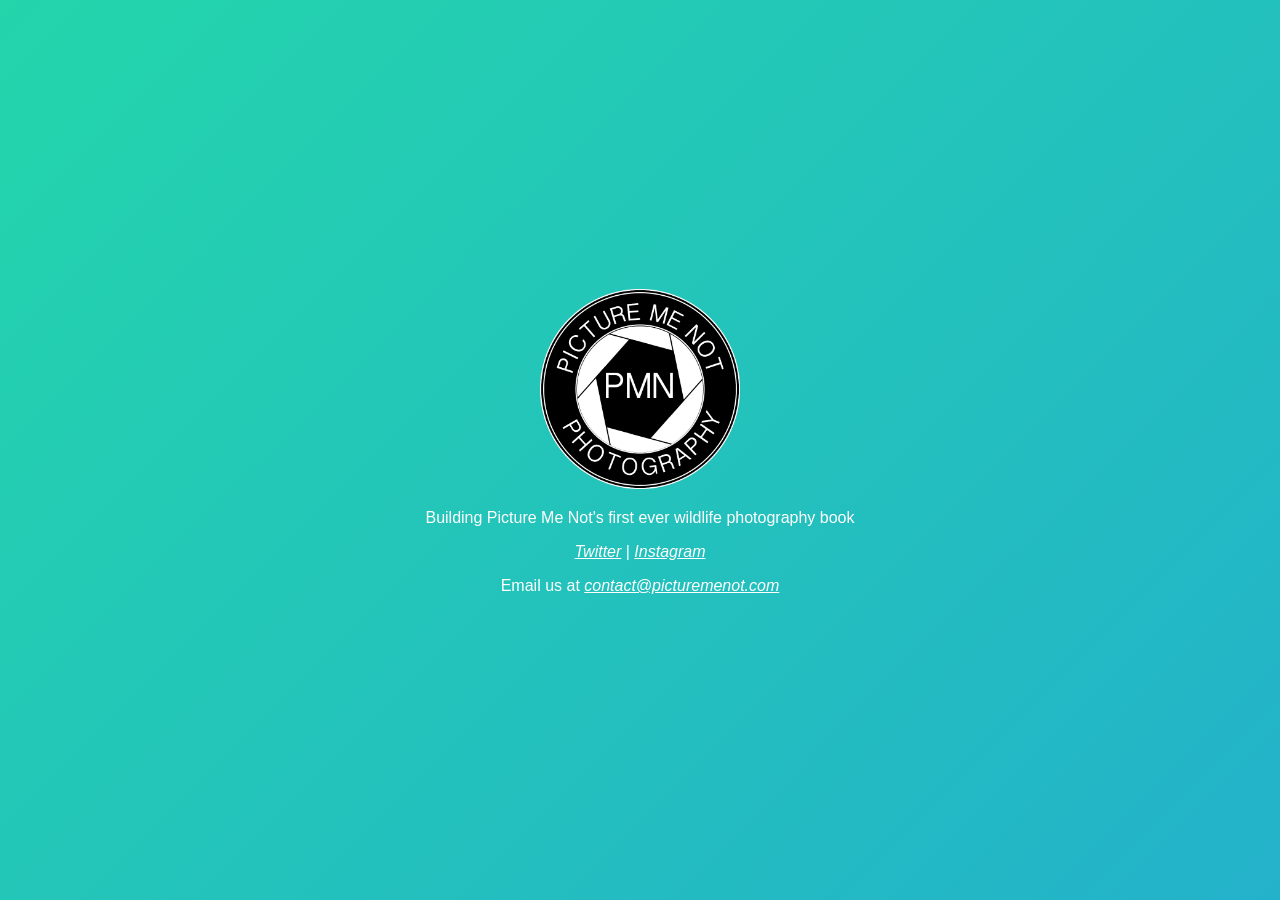
<file: index.html>
<!DOCTYPE html>
<html lang="en">

<head>
    <meta charset="UTF-8">
    <meta name="viewport" content="width=device-width, initial-scale=1.0">
    <title>Picture Me Not</title>
    <link rel="stylesheet" href="style.css" />
    <link rel="icon" href="logo.png" type="image/png" />
</head>

<body>
    <div class="centered-container">
        <div>
            <img src="logo.png" class="logo" alt="Logo" />
            <p>Building Picture Me Not's first ever wildlife photography book</p>
            <p>
                <a href="https://twitter.com/picturemenot">Twitter</a> |
                <a href="https://instagram.com/picturemenot_photography">Instagram</a>
            </p>
            <p>Email us at <a href="mailto:contact@picturemenot.com">contact@picturemenot.com</a></p>
        </div>
    </div>
</body>

</html>
</file>
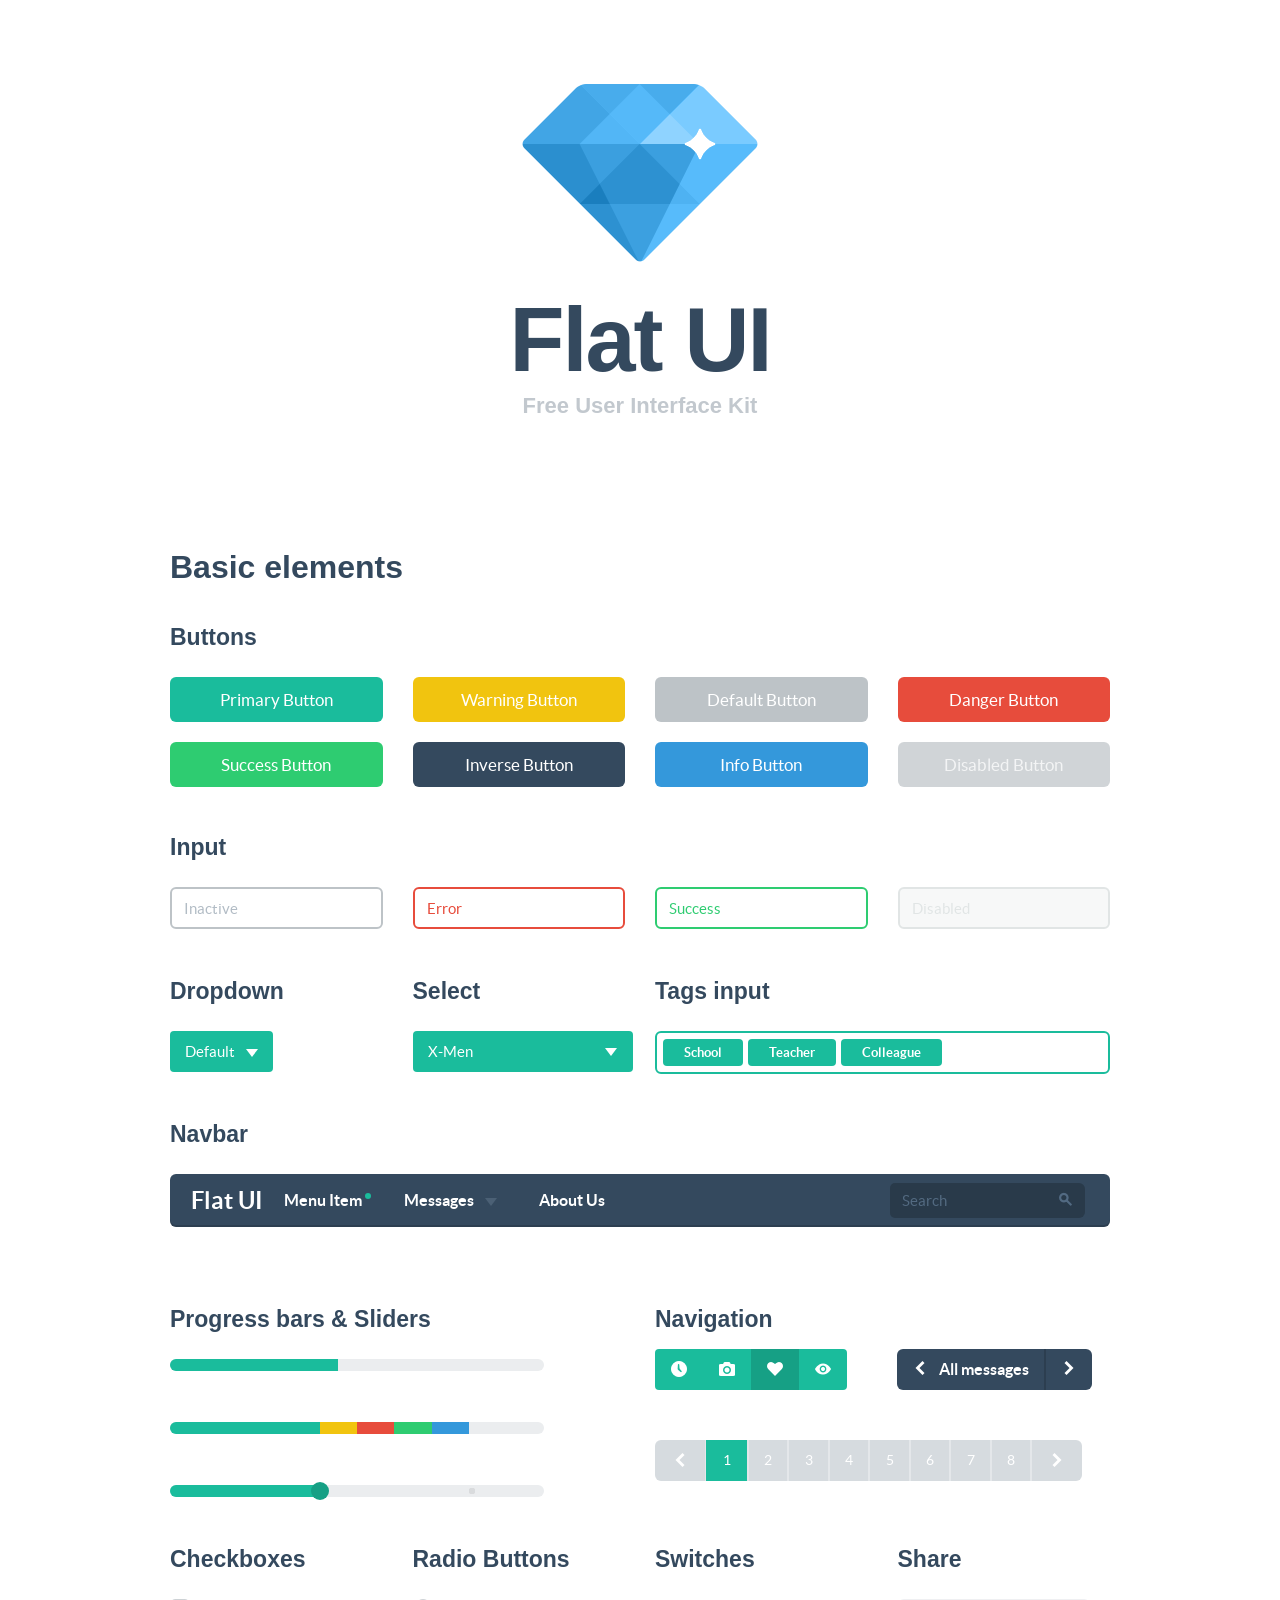
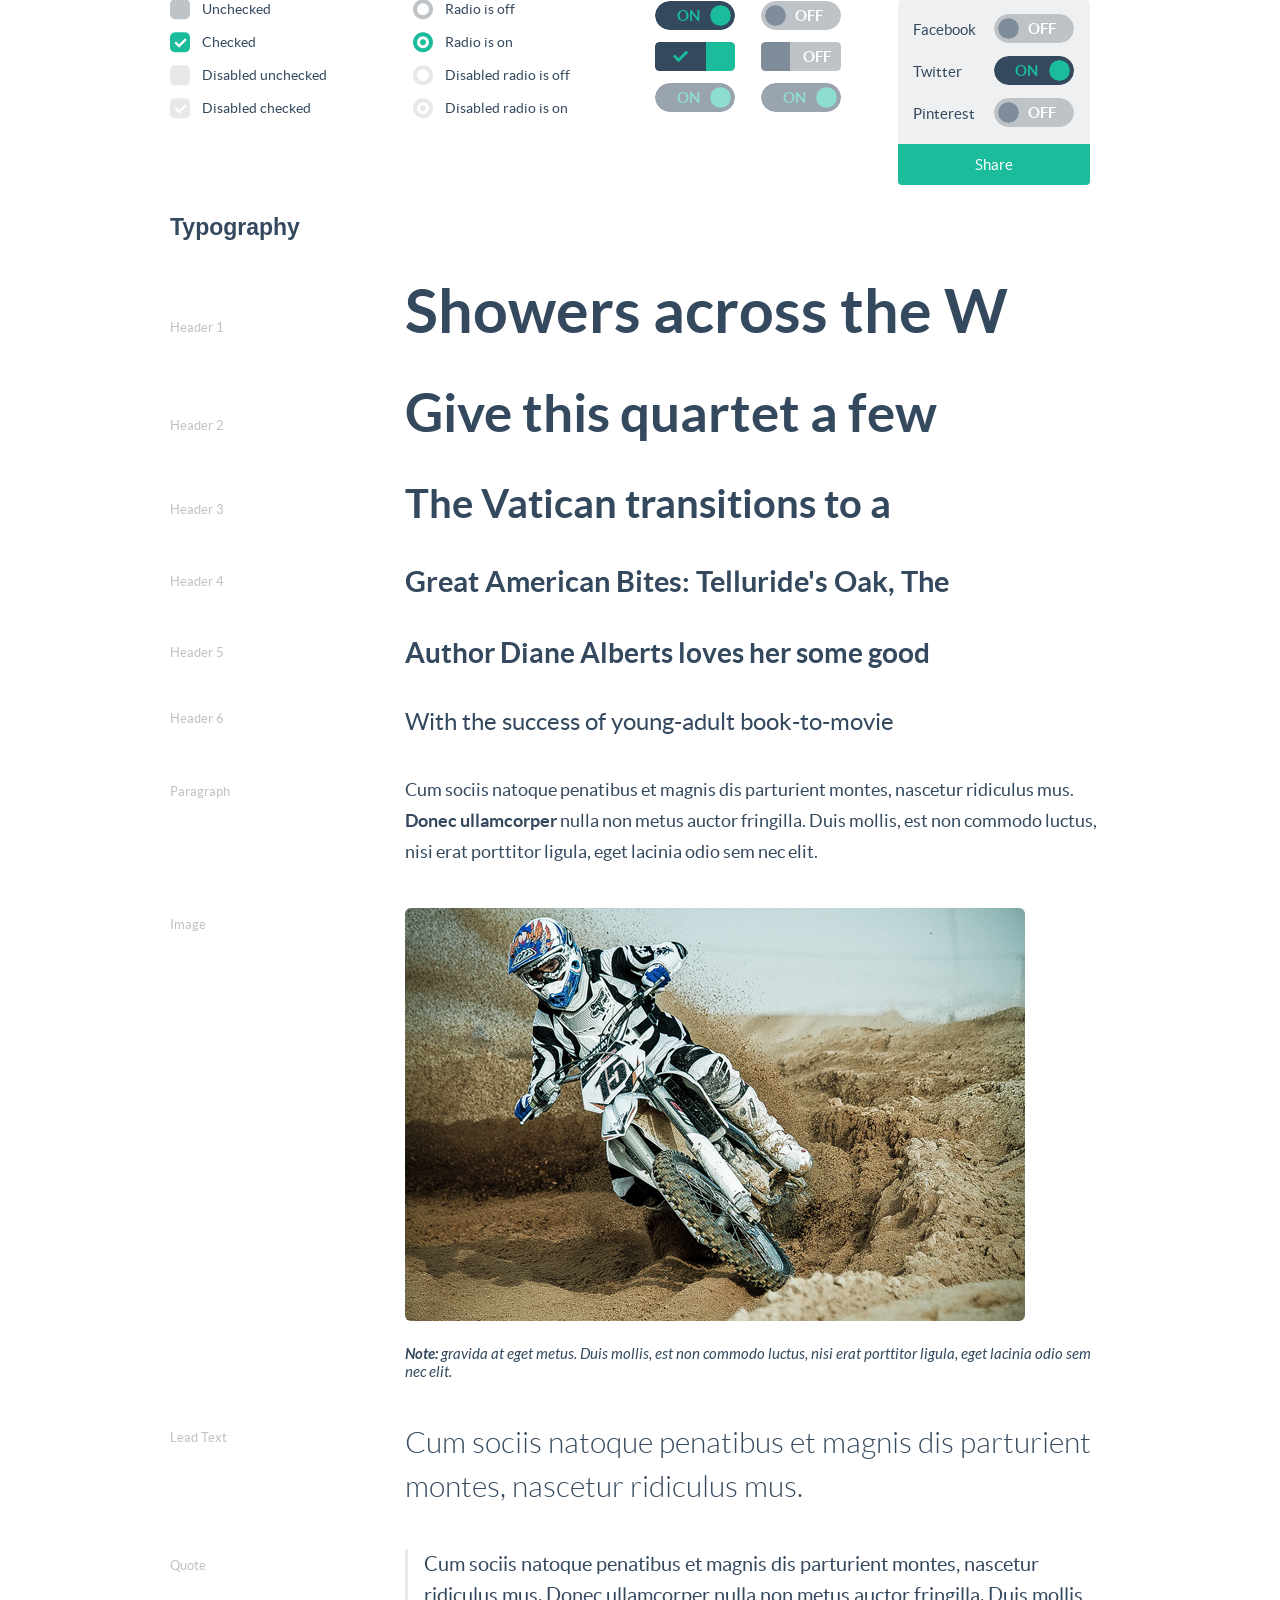
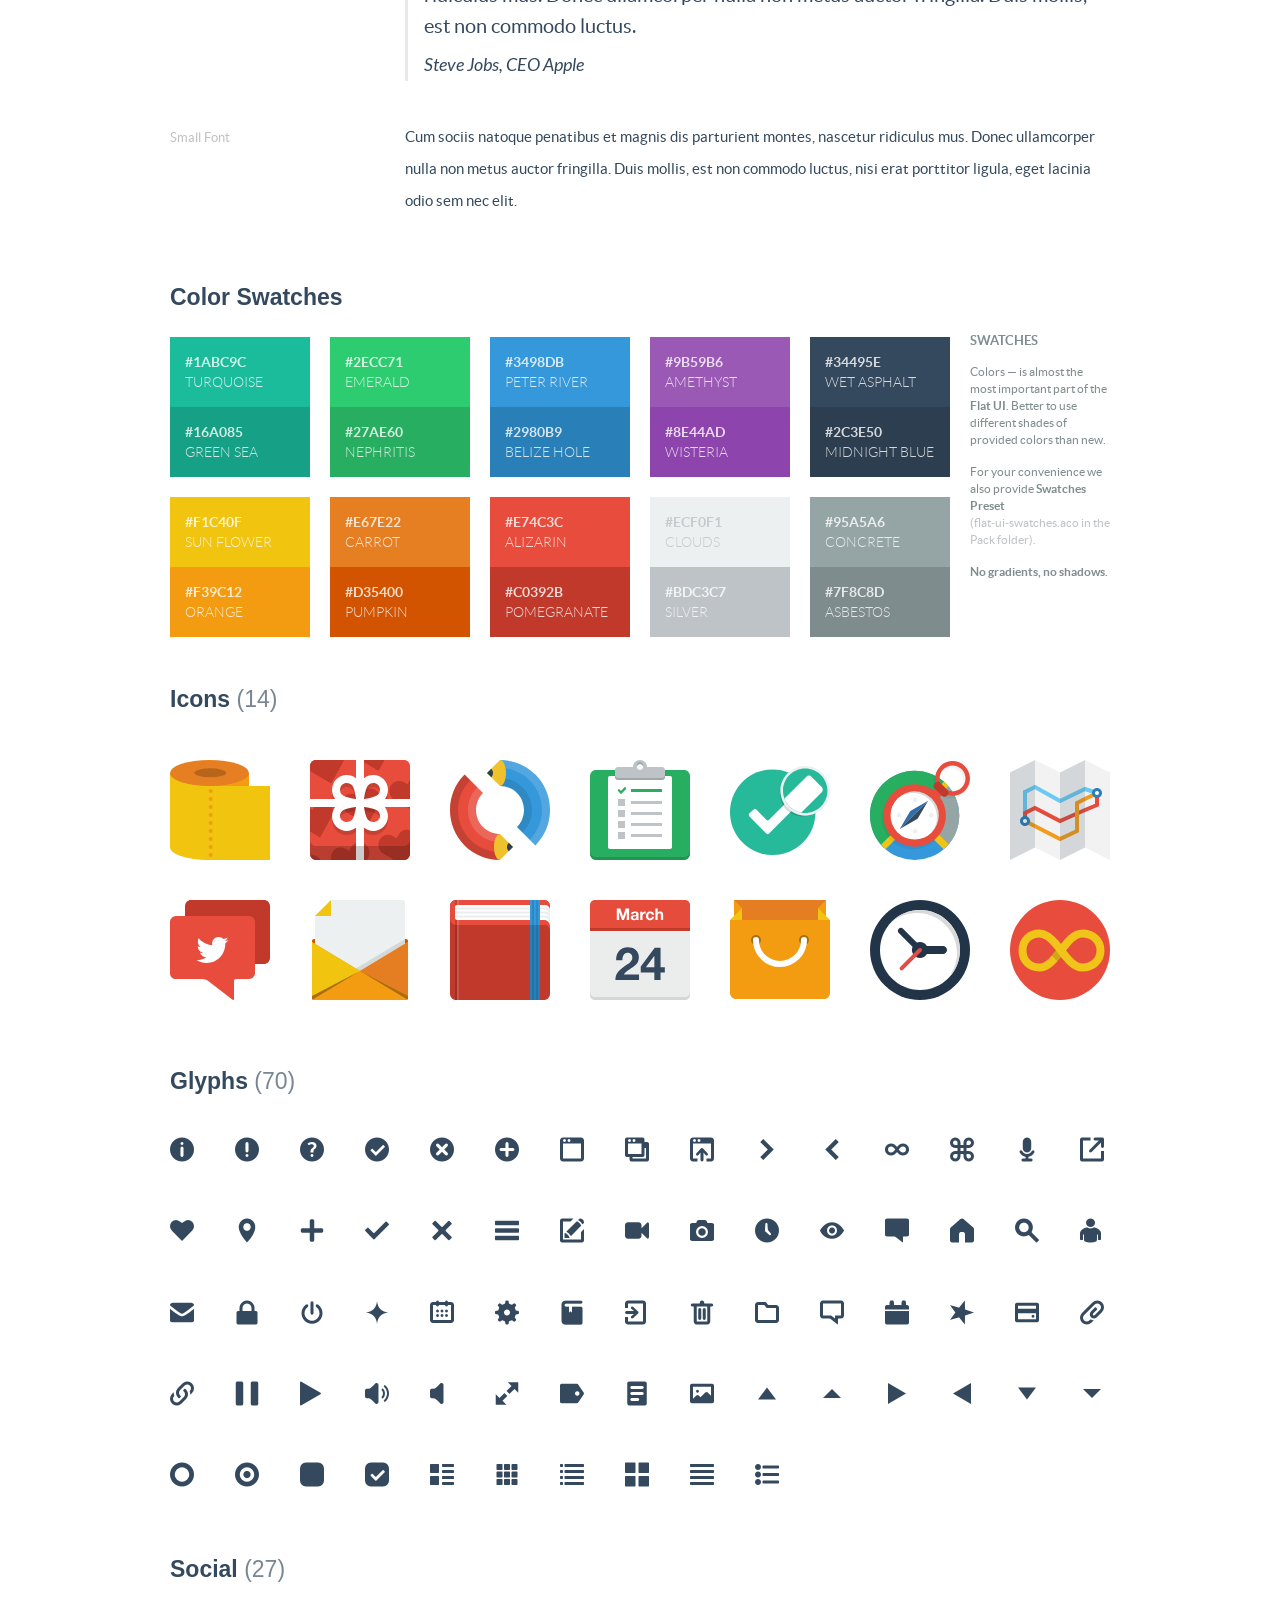
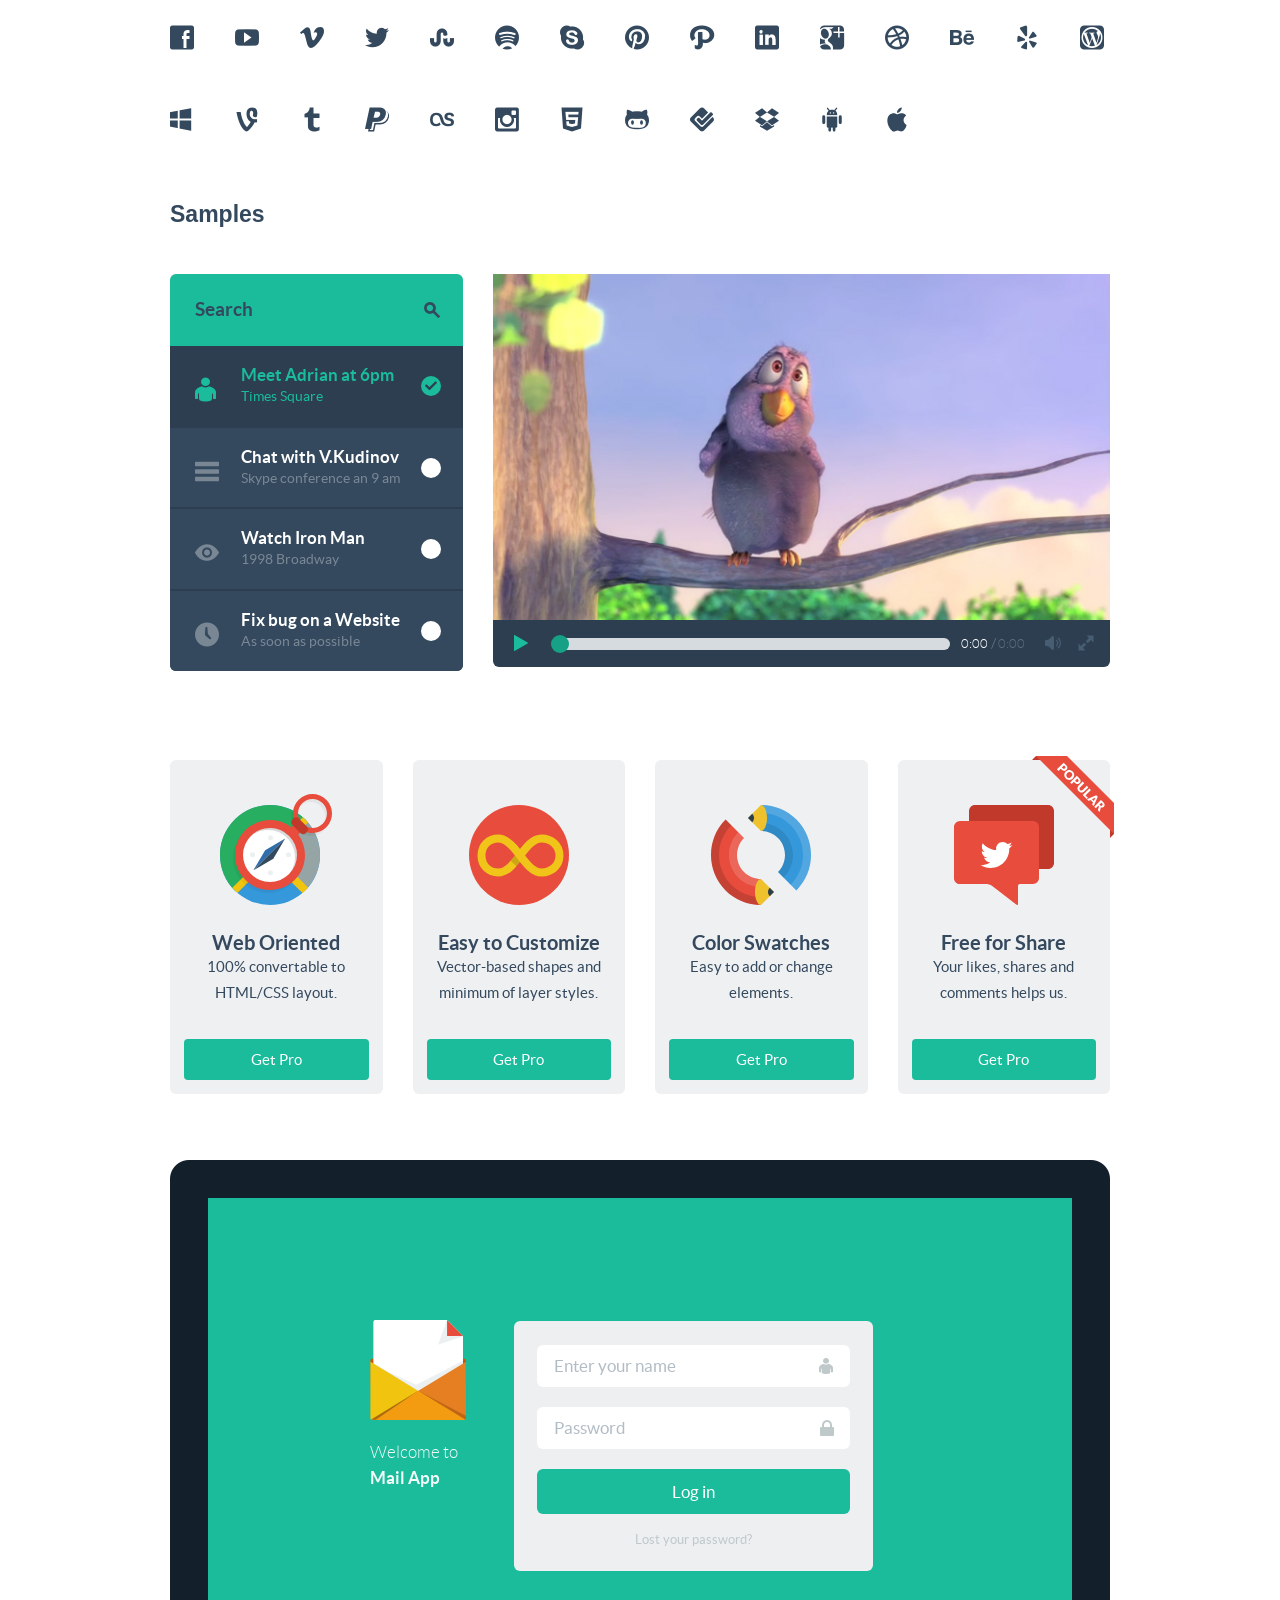
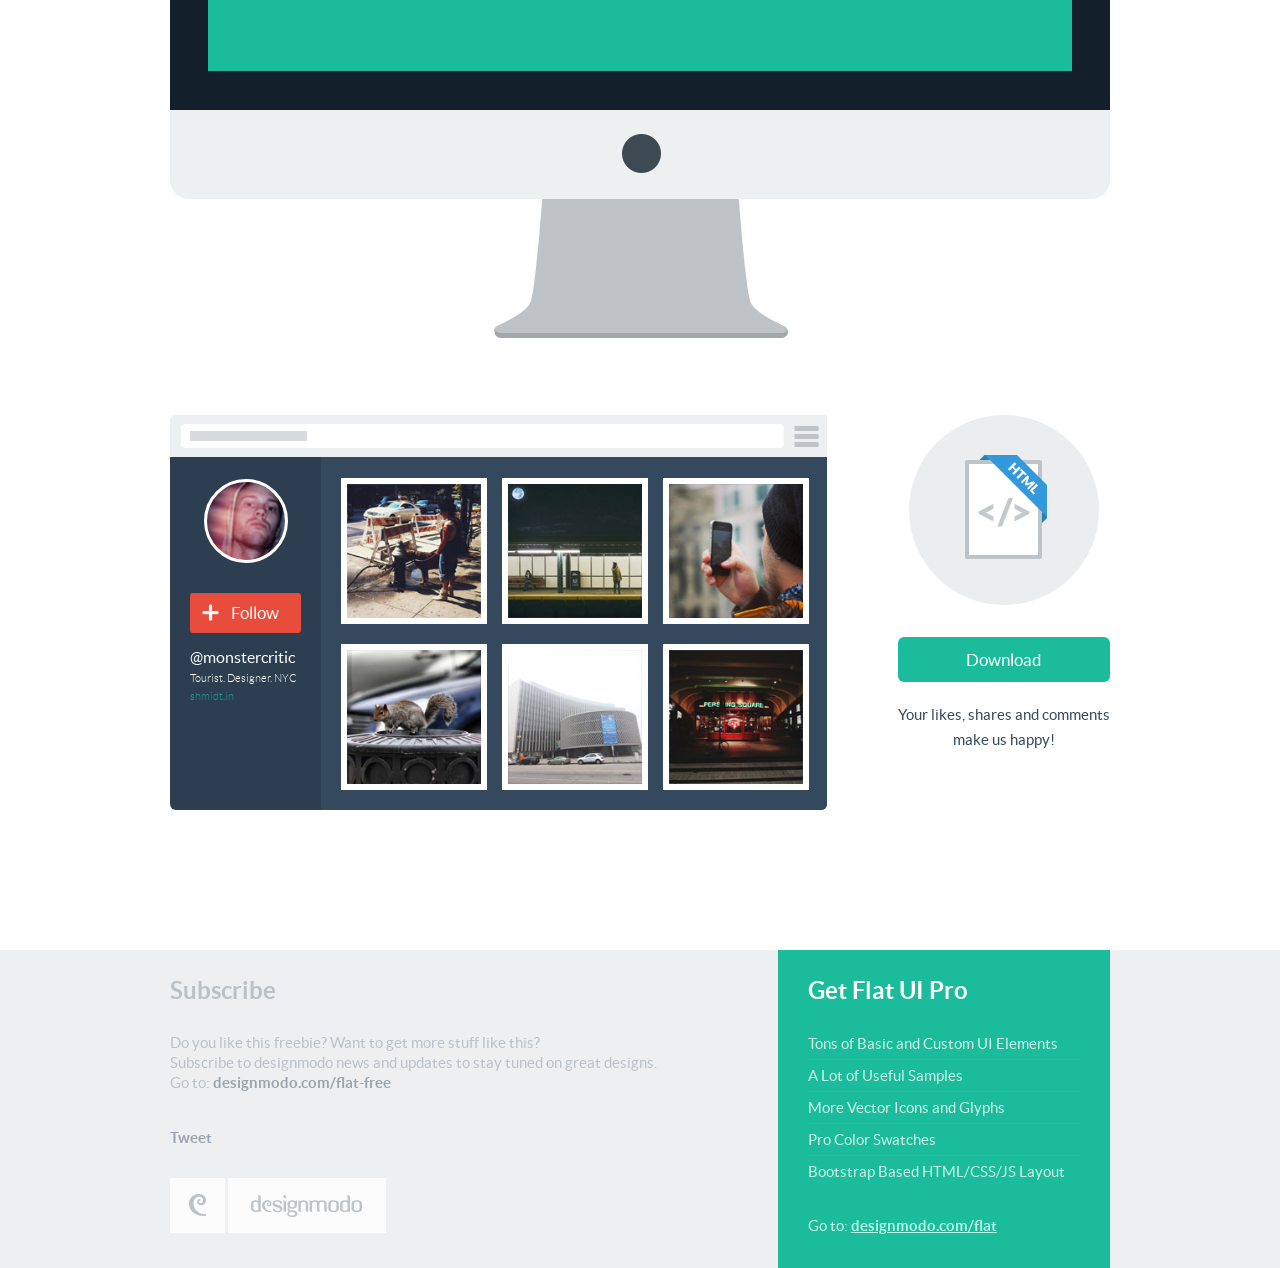
<file: FlatUI/index.html>
<!DOCTYPE html>
<html lang="en">
  <head>
    <meta charset="utf-8">
    <title>Flat UI - Free Bootstrap Framework and Theme</title>
    <meta name="description" content="Flat UI Kit Free is a Twitter Bootstrap Framework design and Theme, this responsive framework includes a PSD and HTML version."/>

    <meta name="viewport" content="width=1000, initial-scale=1.0, maximum-scale=1.0">

    <!-- Loading Bootstrap -->
    <link href="dist/css/vendor/bootstrap.min.css" rel="stylesheet">

    <!-- Loading Flat UI -->
    <link href="dist/css/flat-ui.css" rel="stylesheet">
    <link href="docs/assets/css/demo.css" rel="stylesheet">

    <link rel="shortcut icon" href="img/favicon.ico">

    <!-- HTML5 shim, for IE6-8 support of HTML5 elements. All other JS at the end of file. -->
    <!--[if lt IE 9]>
      <script src="dist/js/vendor/html5shiv.js"></script>
      <script src="dist/js/vendor/respond.min.js"></script>
    <![endif]-->
  </head>
  <body>
    <div class="container">
      <div class="demo-headline">
        <h1 class="demo-logo">
          <div class="logo"></div>
          Flat UI
          <small>Free User Interface Kit</small>
        </h1>
      </div> <!-- /demo-headline -->

      <h1 class="demo-section-title">Basic elements</h1>
      <h3 class="demo-panel-title">Buttons</h3>

      <div class="row demo-row">
        <div class="col-xs-3">
          <a href="#fakelink" class="btn btn-block btn-lg btn-primary">Primary Button</a>
        </div>
        <div class="col-xs-3">
          <a href="#fakelink" class="btn btn-block btn-lg btn-warning">Warning Button</a>
        </div>
        <div class="col-xs-3">
          <a href="#fakelink" class="btn btn-block btn-lg btn-default">Default Button</a>
        </div>
        <div class="col-xs-3">
          <a href="#fakelink" class="btn btn-block btn-lg btn-danger">Danger Button</a>
        </div>
      </div> <!-- /row -->

      <div class="row demo-row">
        <div class="col-xs-3">
          <a href="#fakelink" class="btn btn-block btn-lg btn-success">Success Button</a>
        </div>
        <div class="col-xs-3">
          <a href="#fakelink" class="btn btn-block btn-lg btn-inverse">Inverse Button</a>
        </div>
        <div class="col-xs-3">
          <a href="#fakelink" class="btn btn-block btn-lg btn-info">Info Button</a>
        </div>
        <div class="col-xs-3">
          <a href="#fakelink" class="btn btn-block btn-lg btn-default disabled">Disabled Button</a>
        </div>
      </div> <!-- /row -->

      <h3 class="demo-panel-title">Input</h3>
      <div class="row">
        <div class="col-xs-3">
          <div class="form-group">
            <input type="text" value="" placeholder="Inactive" class="form-control" />
          </div>
        </div>
        <div class="col-xs-3">
          <div class="form-group has-error">
            <input type="text" value="Error" class="form-control" />
          </div>
        </div>
        <div class="col-xs-3">
          <div class="form-group has-success">
            <input type="text" value="Success" class="form-control" />
            <span class="input-icon fui-check-inverted"></span>
          </div>
        </div>
        <div class="col-xs-3">
          <div class="form-group">
            <input type="text" value="Disabled" disabled="disabled" class="form-control" />
          </div>
        </div>
      </div> <!-- /row -->

      <div class="row">
        <div class="col-xs-3">
          <h3 class="demo-panel-title">Dropdown</h3>

          <div class="btn-group">
            <button data-toggle="dropdown" class="btn btn-primary dropdown-toggle" type="button">Default <span class="caret"></span></button>
            <ul role="menu" class="dropdown-menu">
              <li><a href="#">Action</a></li>
              <li><a href="#">Another action</a></li>
              <li><a href="#">Something else here</a></li>
              <li class="divider"></li>
              <li><a href="#">Separated link</a></li>
            </ul>
          </div><!-- /btn-group -->
        </div> <!-- /.col-xs-3 -->
        <div class="col-xs-3">
          <h3 class="demo-panel-title">Select</h3>
          <select class="form-control select select-primary" data-toggle="select">
            <option value="0">Choose hero</option>
            <option value="1">Spider Man</option>
            <option value="2">Wolverine</option>
            <option value="3">Captain America</option>
            <option value="4" selected>X-Men</option>
            <option value="5">Crocodile</option>
          </select>
        </div> <!-- /.col-xs-3 -->
        <div class="col-xs-6">
          <h3 class="demo-panel-title">Tags input</h3>
          <div class="tagsinput-primary">
            <input name="tagsinput" class="tagsinput" data-role="tagsinput" value="School, Teacher, Colleague" />
          </div>
        </div> <!-- /.col-xs-6 -->
      </div> <!-- /.row -->

      <h3 class="demo-panel-title">Navbar</h3>
      <div class="row demo-row">
        <div class="col-xs-12">
          <nav class="navbar navbar-inverse navbar-embossed" role="navigation">
            <div class="navbar-header">
              <button type="button" class="navbar-toggle" data-toggle="collapse" data-target="#navbar-collapse-01">
                <span class="sr-only">Toggle navigation</span>
              </button>
              <a class="navbar-brand" href="#">Flat UI</a>
            </div>
            <div class="collapse navbar-collapse" id="navbar-collapse-01">
              <ul class="nav navbar-nav navbar-left">
                <li><a href="#fakelink">Menu Item<span class="navbar-unread">1</span></a></li>
                <li class="dropdown">
                  <a href="#" class="dropdown-toggle" data-toggle="dropdown">Messages <b class="caret"></b></a>
                  <span class="dropdown-arrow"></span>
                  <ul class="dropdown-menu">
                    <li><a href="#">Action</a></li>
                    <li><a href="#">Another action</a></li>
                    <li><a href="#">Something else here</a></li>
                    <li class="divider"></li>
                    <li><a href="#">Separated link</a></li>
                  </ul>
                </li>
                <li><a href="#fakelink">About Us</a></li>
               </ul>
               <form class="navbar-form navbar-right" action="#" role="search">
                <div class="form-group">
                  <div class="input-group">
                    <input class="form-control" id="navbarInput-01" type="search" placeholder="Search">
                    <span class="input-group-btn">
                      <button type="submit" class="btn"><span class="fui-search"></span></button>
                    </span>
                  </div>
                </div>
              </form>
            </div><!-- /.navbar-collapse -->
          </nav><!-- /navbar -->
        </div>
      </div> <!-- /row -->

      <div class="row">
        <div class="col-xs-5">
          <h3 class="demo-panel-title">Progress bars &amp; Sliders</h3>
          <div class="progress">
            <div class="progress-bar" style="width: 45%;"></div>
          </div>
          <br/>
          <div class="progress">
            <div class="progress-bar" style="width: 40%;"></div>
            <div class="progress-bar progress-bar-warning" style="width: 10%;"></div>
            <div class="progress-bar progress-bar-danger" style="width: 10%;"></div>
            <div class="progress-bar progress-bar-success" style="width: 10%;"></div>
            <div class="progress-bar progress-bar-info" style="width: 10%;"></div>
          </div>
          <br/>
          <div id="slider" class="ui-slider">
            <div class="ui-slider-segment"></div>
            <div class="ui-slider-segment"></div>
            <div class="ui-slider-segment"></div>
          </div>
        </div> <!-- /sliders -->

        <div class="col-xs-6 col-xs-offset-1">
          <h3 class="demo-panel-title">Navigation</h3>
          <div class="row demo-navigation">
            <div class="col-xs-6">
              <div class="btn-toolbar">
                <div class="btn-group">
                  <a class="btn btn-primary" href="#fakelink"><span class="fui-time"></span></a>
                  <a class="btn btn-primary" href="#fakelink"><span class="fui-photo"></span></a>
                  <a class="btn btn-primary active" href="#fakelink"><span class="fui-heart"></span></a>
                  <a class="btn btn-primary" href="#fakelink"><span class="fui-eye"></span></a>
                </div>
              </div> <!-- /toolbar -->
            </div>
            <div class="col-xs-6 demo-pager">
              <ul class="pager">
                <li class="previous">
                  <a href="#fakelink">
                    <span class="fui-arrow-left"></span>
                    <span>All messages</span>
                  </a>
                </li>
                <li class="next">
                  <a href="#fakelink">
                    <span class="fui-arrow-right"></span>
                  </a>
                </li>
              </ul> <!-- /pager -->
            </div>
          </div> <!-- /demo-navigation -->

          <div class="pagination">
            <ul>
              <li class="previous"><a href="#fakelink" class="fui-arrow-left"></a></li>
              <li class="active"><a href="#fakelink">1</a></li>
              <li><a href="#fakelink">2</a></li>
              <li><a href="#fakelink">3</a></li>
              <li><a href="#fakelink">4</a></li>
              <li><a href="#fakelink">5</a></li>
              <li><a href="#fakelink">6</a></li>
              <li><a href="#fakelink">7</a></li>
              <li><a href="#fakelink">8</a></li>
              <li class="next"><a href="#fakelink" class="fui-arrow-right"></a></li>
            </ul>
          </div> <!-- /pagination -->
        </div> <!-- /navigation -->
      </div> <!-- /row -->

      <div class="row">
        <div class="col-xs-3">
          <h3 class="demo-panel-title">Checkboxes</h3>
          <label class="checkbox" for="checkbox1">
            <input type="checkbox" value="" id="checkbox1" data-toggle="checkbox">
            Unchecked
          </label>
          <label class="checkbox" for="checkbox2">
            <input type="checkbox" checked="checked" value="" id="checkbox2" data-toggle="checkbox" checked="">
            Checked
          </label>
          <label class="checkbox" for="checkbox3">
            <input type="checkbox" value="" id="checkbox3" data-toggle="checkbox" disabled="">
            Disabled unchecked
          </label>
          <label class="checkbox" for="checkbox4">
            <input type="checkbox" checked="checked" value="" id="checkbox4" data-toggle="checkbox" disabled="" checked="">
            Disabled checked
          </label>
        </div> <!-- /checkboxes col-xs-3 -->

        <div class="col-xs-3">
          <h3 class="demo-panel-title">Radio Buttons</h3>
          <label class="radio">
            <input type="radio" name="optionsRadios" id="optionsRadios1" value="option1" data-toggle="radio">
            Radio is off
          </label>
          <label class="radio">
            <input type="radio" name="optionsRadios" id="optionsRadios2" value="option1" data-toggle="radio" checked="">
            Radio is on
          </label>

          <label class="radio">
            <input type="radio" name="optionsRadiosDisabled" id="optionsRadios3" value="option2" data-toggle="radio" disabled="">
            Disabled radio is off
          </label>
          <label class="radio">
            <input type="radio" name="optionsRadiosDisabled" id="optionsRadios4" value="option2" data-toggle="radio" checked="" disabled="">
            Disabled radio is on
          </label>
        </div> <!-- /radios col-xs-3 -->

        <div class="col-xs-3">
          <h3 class="demo-panel-title">Switches</h3>

          <table width="100%">
            <tr>
              <td width="50%" class="pbm">
                <input type="checkbox" checked data-toggle="switch" id="custom-switch-01" />
              </td>
              <td class="pbm">
                <input type="checkbox" data-toggle="switch" id="custom-switch-02" />
              </td>
            </tr>
            <tr>
              <td class="pbm">
                <div class="bootstrap-switch-square">
                  <input type="checkbox" checked data-toggle="switch" id="custom-switch-03" data-on-text="<span class='fui-check'></span>" data-off-text="<span class='fui-cross'></span>" />
                </div>
              </td>
              <td class="pbm">
                <div class="bootstrap-switch-square">
                  <input type="checkbox" data-toggle="switch" id="custom-switch-04" />
                </div>
              </td>
            </tr>
            <tr>
              <td>
                <input type="checkbox" checked disabled data-toggle="switch" id="custom-switch-5" />
              </td>
              <td>
                <input type="checkbox" checked disabled data-toggle="switch" id="custom-switch-6" />
              </td>
            </tr>
          </table>
        </div> <!-- /.col-xs-3 -->
        <div class="col-xs-3">
          <h3 class="demo-panel-title">Share</h3>
          <div class="share mrl">
            <ul>
              <li>
                <label class="share-label" for="share-toggle2">Facebook</label>
                <input type="checkbox" data-toggle="switch" />
              </li>
              <li>
                <label class="share-label" for="share-toggle4">Twitter</label>
                <input type="checkbox" checked="" data-toggle="switch" />
              </li>
              <li>
                <label class="share-label" for="share-toggle6">Pinterest</label>
                <input type="checkbox" data-toggle="switch" />
              </li>
            </ul>
            <a href="#" class="btn btn-primary btn-block btn-large">Share</a>
          </div> <!-- /share -->
        </div><!-- /.col-xs-3 -->
      </div> <!-- /.row -->

      <div class="demo-row typography-row">
      	<div class="demo-title">
      		<h3 class="demo-panel-title">Typography</h3>
      	</div>
      	<div class="demo-content">
      		<div class="demo-type-example">
	      		<h1><span class="demo-heading-note">Header 1</span>Showers across the W</h1>
      		</div>
      		<div class="demo-type-example">
	      		<h2><span class="demo-heading-note">Header 2</span>Give this quartet a few</h2>
      		</div>
      		<div class="demo-type-example">
	      		<h3><span class="demo-heading-note">Header 3</span>The Vatican transitions to a</h3>
      		</div>
      		<div class="demo-type-example">
	      		<h4><span class="demo-heading-note">Header 4</span>Great American Bites: Telluride's Oak, The</h4>
      		</div>
      		<div class="demo-type-example">
	      		<h5><span class="demo-heading-note">Header 5</span>Author Diane Alberts loves her some good</h5>
      		</div>
      		<div class="demo-type-example">
	      		<h6><span class="demo-heading-note">Header 6</span>With the success of young-adult book-to-movie</h6>
      		</div>
      		<div class="demo-type-example">
	      		<span class="demo-text-note">Paragraph</span>
	          <p>Cum sociis natoque penatibus et magnis dis parturient montes, nascetur ridiculus mus. <strong>Donec ullamcorper</strong> nulla non metus auctor fringilla. Duis mollis, est non commodo luctus, nisi erat porttitor ligula, eget lacinia odio sem nec elit.</p>
      		</div>
      		<div class="demo-type-example">
	      		<span class="demo-text-note">Image</span>
	          <img src="docs/assets/img/example-image.jpg" alt="example-image" class="img-rounded img-responsive">
	          <p class="img-comment"><strong>Note:</strong> gravida at eget metus. Duis mollis, est non commodo luctus, nisi erat porttitor ligula, eget lacinia odio sem nec elit.</p>
      		</div>
      		<div class="demo-type-example">
	      		<span class="demo-text-note">Lead Text</span>
						<p class="lead">Cum sociis natoque penatibus et magnis dis parturient montes, nascetur ridiculus mus.</p>
      		</div>
      		<div class="demo-type-example">
	      		<span class="demo-text-note">Quote</span>
	          <blockquote>
	            <p>Cum sociis natoque penatibus et magnis dis parturient montes, nascetur ridiculus mus. Donec ullamcorper nulla non metus auctor fringilla. Duis mollis, est non commodo luctus.</p>
	            <small>Steve Jobs, CEO Apple</small>
	          </blockquote>
      		</div>
      		<div class="demo-type-example">
	      		<span class="demo-text-note">Small Font</span>
	          <p><small>Cum sociis natoque penatibus et magnis dis parturient montes, nascetur ridiculus mus. Donec ullamcorper nulla non metus auctor fringilla. Duis mollis, est non commodo luctus, nisi erat porttitor ligula, eget lacinia odio sem nec elit.</small></p>
      		</div>
      	</div><!-- /.demo-content-wide -->
      </div><!-- /.demo-row -->

      <h3 class="demo-panel-title">Color Swatches</h3>
      <div class="row demo-swatches-row">
	      <div class="swatches-col">
		      <div class="pallete-item">
			      <dl class="palette palette-turquoise">
                <dt>#1abc9c</dt>
                <dd>Turquoise</dd>
              </dl>
              <dl class="palette palette-green-sea">
                <dt>#16a085</dt>
                <dd>Green sea</dd>
              </dl>
		      </div>
		      <div class="pallete-item">
			      <dl class="palette palette-emerald">
              <dt>#2ecc71</dt>
              <dd>Emerald</dd>
            </dl>
            <dl class="palette palette-nephritis">
              <dt>#27ae60</dt>
              <dd>Nephritis</dd>
            </dl>
		      </div>
		      <div class="pallete-item">
			      <dl class="palette palette-peter-river">
              <dt>#3498db</dt>
              <dd>Peter river</dd>
            </dl>
            <dl class="palette palette-belize-hole">
              <dt>#2980b9</dt>
              <dd>Belize hole</dd>
            </dl>
		      </div>
		      <div class="pallete-item">
			      <dl class="palette palette-amethyst">
              <dt>#9b59b6</dt>
              <dd>Amethyst</dd>
            </dl>
            <dl class="palette palette-wisteria">
              <dt>#8e44ad</dt>
              <dd>Wisteria</dd>
            </dl>
		      </div>
		      <div class="pallete-item">
			      <dl class="palette palette-wet-asphalt">
              <dt>#34495e</dt>
              <dd>Wet asphalt</dd>
            </dl>
            <dl class="palette palette-midnight-blue">
              <dt>#2c3e50</dt>
              <dd>Midnight blue</dd>
            </dl>
		      </div>
		      <div class="pallete-item">
			      <dl class="palette palette-sun-flower">
              <dt>#f1c40f</dt>
              <dd>Sun flower</dd>
            </dl>
            <dl class="palette palette-orange">
              <dt>#f39c12</dt>
              <dd>Orange</dd>
            </dl>
		      </div>
		      <div class="pallete-item">
			      <dl class="palette palette-carrot">
              <dt>#e67e22</dt>
              <dd>Carrot</dd>
            </dl>
            <dl class="palette palette-pumpkin">
              <dt>#d35400</dt>
              <dd>Pumpkin</dd>
            </dl>
		      </div>
		      <div class="pallete-item">
			      <dl class="palette palette-alizarin">
              <dt>#e74c3c</dt>
              <dd>Alizarin</dd>
            </dl>
            <dl class="palette palette-pomegranate">
              <dt>#c0392b</dt>
              <dd>Pomegranate</dd>
            </dl>
		      </div>
		      <div class="pallete-item">
			      <dl class="palette palette-clouds">
              <dt>#ecf0f1</dt>
              <dd>Clouds</dd>
            </dl>
            <dl class="palette palette-silver">
              <dt>#bdc3c7</dt>
              <dd>Silver</dd>
            </dl>
		      </div>
		      <div class="pallete-item">
			      <dl class="palette palette-concrete">
              <dt>#95a5a6</dt>
              <dd>Concrete</dd>
            </dl>
            <dl class="palette palette-asbestos">
              <dt>#7f8c8d</dt>
              <dd>Asbestos</dd>
            </dl>
		      </div>
	      </div> <!-- /swatches items -->
	      <div class="swatches-desc-col">
		      <h6 class="palette-headline">SWATCHES</h6>
          <p class="palette-paragraph">
            Colors &mdash; is almost the most important part of the <strong>Flat UI</strong>. Better to use different shades of provided colors than new.
          </p>
          <p class="palette-paragraph">
            For your convenience we also provide <strong>Swatches Preset</strong> <span>(flat&#8209;ui&#8209;swatches.aco in the Pack folder).</span>
          </p>
          <p class="palette-paragraph">
            <strong>No gradients, no shadows.</strong>
          </p>
	      </div> <!-- /swatches desc -->
      </div> <!-- /swatches row -->

      <h3 class="demo-panel-title">Icons <small>(14)</small></h3>
      <div class="demo-illustrations">
        <div class="demo-content">
          <div><img src="img/icons/svg/toilet-paper.svg" alt="Toilet-Paper"></div>
          <div><img src="img/icons/svg/gift-box.svg" alt="Gift-Box"></div>
          <div><img src="img/icons/svg/pencils.svg" alt="Pensils"></div>
          <div><img src="img/icons/svg/clipboard.svg" alt="Clipboard"></div>
          <div><img src="img/icons/svg/retina.svg" alt="Retina"></div>
          <div><img src="img/icons/svg/compas.svg" alt="Compas"></div>
          <div><img src="img/icons/svg/map.svg" alt="Map"></div>
          <div><img src="img/icons/svg/chat.svg" alt="Chat"></div>
          <div><img src="img/icons/svg/mail.svg" alt="Mail"></div>
          <div><img src="img/icons/svg/book.svg" alt="Book"></div>
          <div><img src="img/icons/svg/calendar.svg" alt="Calendar"></div>
          <div><img src="img/icons/svg/paper-bag.svg" alt="Pocket"></div>
          <div><img src="img/icons/svg/clocks.svg" alt="Watches"></div>
          <div><img src="img/icons/svg/loop.svg" alt="Infinity-Loop"></div>
        </div>
      </div>


      <h3 class="demo-panel-title">Glyphs <small>(70)</small></h3>
      <div class="demo-icons">
        <div class="demo-content">
          <span class="fui-info-circle"></span>
          <span class="fui-alert-circle"></span>
          <span class="fui-question-circle"></span>
          <span class="fui-check-circle"></span>
          <span class="fui-cross-circle"></span>
          <span class="fui-plus-circle"></span>
          <span class="fui-window"></span>
          <span class="fui-windows"></span>
          <span class="fui-upload"></span>
          <span class="fui-arrow-right"></span>
          <span class="fui-arrow-left"></span>
          <span class="fui-loop"></span>
          <span class="fui-cmd"></span>
          <span class="fui-mic"></span>
          <span class="fui-export"></span>
          <span class="fui-heart"></span>
          <span class="fui-location"></span>
          <span class="fui-plus"></span>
          <span class="fui-check"></span>
          <span class="fui-cross"></span>
          <span class="fui-list"></span>
          <span class="fui-new"></span>
          <span class="fui-video"></span>
          <span class="fui-photo"></span>
          <span class="fui-time"></span>
          <span class="fui-eye"></span>
          <span class="fui-chat"></span>
          <span class="fui-home"></span>
          <span class="fui-search"></span>
          <span class="fui-user"></span>
          <span class="fui-mail"></span>
          <span class="fui-lock"></span>
          <span class="fui-power"></span>
          <span class="fui-star"></span>
          <span class="fui-calendar"></span>
          <span class="fui-gear"></span>
          <span class="fui-bookmark"></span>
          <span class="fui-exit"></span>
          <span class="fui-trash"></span>
          <span class="fui-folder"></span>
          <span class="fui-bubble"></span>
          <span class="fui-calendar-solid"></span>
          <span class="fui-star-2"></span>
          <span class="fui-credit-card"></span>
          <span class="fui-clip"></span>
          <span class="fui-link"></span>
          <span class="fui-pause"></span>
          <span class="fui-play"></span>
          <span class="fui-volume"></span>
          <span class="fui-mute"></span>
          <span class="fui-resize"></span>
          <span class="fui-tag"></span>
          <span class="fui-document"></span>
          <span class="fui-image"></span>
          <span class="fui-triangle-up"></span>
          <span class="fui-triangle-up-small"></span>
          <span class="fui-triangle-right-large"></span>
          <span class="fui-triangle-left-large"></span>
          <span class="fui-triangle-down"></span>
          <span class="fui-triangle-down-small"></span>
          <span class="fui-radio-unchecked"></span>
          <span class="fui-radio-checked"></span>
          <span class="fui-checkbox-unchecked"></span>
          <span class="fui-checkbox-checked"></span>
          <span class="fui-list-thumbnailed"></span>
          <span class="fui-list-small-thumbnails"></span>
          <span class="fui-list-numbered"></span>
          <span class="fui-list-large-thumbnails"></span>
          <span class="fui-list-columned"></span>
          <span class="fui-list-bulleted"></span>
        </div><!-- /.demo-content -->
      </div><!-- /.demo-icons -->

      <h3 class="demo-panel-title">Social <small>(27)</small></h3>
      <div class="demo-icons">
        <div class="demo-content">
          <span class="fui-facebook"></span>
          <span class="fui-youtube"></span>
          <span class="fui-vimeo"></span>
          <span class="fui-twitter"></span>
          <span class="fui-stumbleupon"></span>
          <span class="fui-spotify"></span>
          <span class="fui-skype"></span>
          <span class="fui-pinterest"></span>
          <span class="fui-path"></span>
          <span class="fui-linkedin"></span>
          <span class="fui-google-plus"></span>
          <span class="fui-dribbble"></span>
          <span class="fui-behance"></span>
          <span class="fui-yelp"></span>
          <span class="fui-wordpress"></span>
          <span class="fui-windows-8"></span>
          <span class="fui-vine"></span>
          <span class="fui-tumblr"></span>
          <span class="fui-paypal"></span>
          <span class="fui-lastfm"></span>
          <span class="fui-instagram"></span>
          <span class="fui-html5"></span>
          <span class="fui-github"></span>
          <span class="fui-foursquare"></span>
          <span class="fui-dropbox"></span>
          <span class="fui-android"></span>
          <span class="fui-apple"></span>
        </div><!-- /.demo-content -->
      </div><!-- /.demo-icons -->

      <h3 class="demo-panel-title mbl pbl">Samples</h3>
      <div class="row demo-samples">
        <div class="col-xs-4">
          <div class="todo">
            <div class="todo-search">
              <input class="todo-search-field" type="search" value="" placeholder="Search" />
            </div>
            <ul>
              <li class="todo-done">
                <div class="todo-icon fui-user"></div>
                <div class="todo-content">
                  <h4 class="todo-name">
                    Meet <strong>Adrian</strong> at <strong>6pm</strong>
                  </h4>
                  Times Square
                </div>
              </li>
              <li>
                <div class="todo-icon fui-list"></div>
                <div class="todo-content">
                  <h4 class="todo-name">
                    Chat with <strong>V.Kudinov</strong>
                  </h4>
                  Skype conference an 9 am
                </div>
              </li>
              <li>
                <div class="todo-icon fui-eye"></div>
                <div class="todo-content">
                  <h4 class="todo-name">
                    Watch <strong>Iron Man</strong>
                  </h4>
                  1998 Broadway
                </div>
              </li>
              <li>
                <div class="todo-icon fui-time"></div>
                <div class="todo-content">
                  <h4 class="todo-name">
                    Fix bug on a <strong>Website</strong>
                  </h4>
                  As soon as possible
                </div>
              </li>
            </ul>
          </div><!-- /.todo -->
        </div><!-- /.col-xs-4 -->

        <div class="col-xs-8">
          <video class="video-js" preload="auto" poster="docs/assets/img/video/poster.jpg" data-setup="{}">
            <source src="http://iurevych.github.com/Flat-UI-videos/big_buck_bunny.mp4" type="video/mp4">
            <source src="http://iurevych.github.com/Flat-UI-videos/big_buck_bunny.webm" type="video/webm">
          </video>
        </div> <!-- /video -->
      </div>

      <div class="row demo-tiles">
        <div class="col-xs-3">
          <div class="tile">
            <img src="img/icons/svg/compas.svg" alt="Compas" class="tile-image big-illustration">
            <h3 class="tile-title">Web Oriented</h3>
            <p>100% convertable to HTML/CSS layout.</p>
            <a class="btn btn-primary btn-large btn-block" href="http://designmodo.com/flat">Get Pro</a>
          </div>
        </div>

        <div class="col-xs-3">
          <div class="tile">
            <img src="img/icons/svg/loop.svg" alt="Infinity-Loop" class="tile-image">
            <h3 class="tile-title">Easy to Customize</h3>
            <p>Vector-based shapes and minimum of layer styles.</p>
            <a class="btn btn-primary btn-large btn-block" href="http://designmodo.com/flat">Get Pro</a>
          </div>
        </div>

        <div class="col-xs-3">
          <div class="tile">
            <img src="img/icons/svg/pencils.svg" alt="Pensils" class="tile-image">
            <h3 class="tile-title">Color Swatches</h3>
            <p>Easy to add or change elements. </p>
            <a class="btn btn-primary btn-large btn-block" href="http://designmodo.com/flat">Get Pro</a>
          </div>
        </div>

        <div class="col-xs-3">
          <div class="tile tile-hot">
            <img src="img/icons/svg/ribbon.svg" alt="ribbon" class="tile-hot-ribbon">
            <img src="img/icons/svg/chat.svg" alt="Chat" class="tile-image">
            <h3 class="tile-title">Free for Share</h3>
            <p>Your likes, shares and comments helps us.</p>
            <a class="btn btn-primary btn-large btn-block" href="http://designmodo.com/flat">Get Pro</a>
          </div>

        </div>
      </div> <!-- /tiles -->

      <div class="login">
        <div class="login-screen">
          <div class="login-icon">
            <img src="img/login/icon.png" alt="Welcome to Mail App" />
            <h4>Welcome to <small>Mail App</small></h4>
          </div>

          <div class="login-form">
            <div class="form-group">
              <input type="text" class="form-control login-field" value="" placeholder="Enter your name" id="login-name" />
              <label class="login-field-icon fui-user" for="login-name"></label>
            </div>

            <div class="form-group">
              <input type="password" class="form-control login-field" value="" placeholder="Password" id="login-pass" />
              <label class="login-field-icon fui-lock" for="login-pass"></label>
            </div>

            <a class="btn btn-primary btn-lg btn-block" href="#">Log in</a>
            <a class="login-link" href="#">Lost your password?</a>
          </div>
        </div>
      </div>

      <div class="row">
        <div class="col-xs-9">
          <div class="demo-browser">
            <div class="demo-browser-side">
              <div class="demo-browser-author"></div>
              <div class="demo-browser-action">
                <a class="btn btn-danger btn-lg btn-block" href="http://twitter.com/monstercritic" target="_blank">
                  <span class="fui-plus"></span>Follow
                </a>
              </div>
              <h5>@monstercritic</h5>
              <h6>
                Tourist. Designer. NYC
                <a href="http://shmidt.in" target="_blank">shmidt.in</a>
              </h6>
            </div>
            <div class="demo-browser-content">
              <img src="docs/assets/img/demo/browser-pic-1.jpg" alt="" />
              <img src="docs/assets/img/demo/browser-pic-2.jpg" alt="" />
              <img src="docs/assets/img/demo/browser-pic-3.jpg" alt="" />
              <img src="docs/assets/img/demo/browser-pic-4.jpg" alt="" />
              <img src="docs/assets/img/demo/browser-pic-5.jpg" alt="" />
              <img src="docs/assets/img/demo/browser-pic-6.jpg" alt="" />
            </div>
          </div>
        </div>

        <div class="col-xs-3">
          <div class="demo-download">
            <img src="docs/assets/img/demo/html-icon.png" src="Free PSD" />
          </div>

          <a href="https://github.com/designmodo/Flat-UI/archive/master.zip" class="btn btn-primary btn-lg btn-block">Download</a>

          <p class="demo-download-text">Your likes, shares and comments make us happy!</p>
        </div>
      </div> <!-- /download area -->

    </div> <!-- /container -->

    <footer>
      <div class="container">
        <div class="row">
          <div class="col-xs-7">
            <h3 class="footer-title">Subscribe</h3>
            <p>Do you like this freebie? Want to get more stuff like this?<br/>
              Subscribe to designmodo news and updates to stay tuned on great designs.<br/>
              Go to: <a href="http://designmodo.com/flat-free" target="_blank">designmodo.com/flat-free</a>
            </p>

            <p class="pvl">
              <a href="https://twitter.com/share" class="twitter-share-button" data-url="http://designmodo.com/flat-free/" data-text="Flat UI Free - PSD&amp;amp;HTML User Interface Kit" data-via="designmodo">Tweet</a>
							<script>!function(d,s,id){var js,fjs=d.getElementsByTagName(s)[0],p=/^http:/.test(d.location)?'http':'https';if(!d.getElementById(id)){js=d.createElement(s);js.id=id;js.src=p+'://platform.twitter.com/widgets.js';fjs.parentNode.insertBefore(js,fjs);}}(document, 'script', 'twitter-wjs');</script>
              <iframe src="http://ghbtns.com/github-btn.html?user=designmodo&repo=Flat-UI&type=watch&count=true" height="20" width="107" frameborder="0" scrolling="0" style="width:105px; height: 20px;" allowTransparency="true"></iframe>
              <iframe src="http://ghbtns.com/github-btn.html?user=designmodo&repo=Flat-UI&type=fork&count=true" height="20" width="107" frameborder="0" scrolling="0" style="width:105px; height: 20px;" allowTransparency="true"></iframe>
              <iframe src="http://ghbtns.com/github-btn.html?user=designmodo&type=follow&count=true" height="20" width="195" frameborder="0" scrolling="0" style="width:195px; height: 20px;" allowTransparency="true"></iframe>
            </p>

            <a class="footer-brand" href="http://designmodo.com" target="_blank">
              <img src="docs/assets/img/footer/logo.png" alt="Designmodo.com" />
            </a>
          </div> <!-- /col-xs-7 -->

          <div class="col-xs-5">
            <div class="footer-banner">
              <h3 class="footer-title">Get Flat UI Pro</h3>
              <ul>
                <li>Tons of Basic and Custom UI Elements</li>
                <li>A Lot of Useful Samples</li>
                <li>More Vector Icons and Glyphs</li>
                <li>Pro Color Swatches</li>
                <li>Bootstrap Based HTML/CSS/JS Layout</li>
              </ul>
              Go to: <a href="http://designmodo.com/flat" target="_blank">designmodo.com/flat</a>
            </div>
          </div>
        </div>
      </div>
    </footer>

    <script src="dist/js/vendor/jquery.min.js"></script>
    <script src="dist/js/vendor/video.js"></script>
    <script src="dist/js/flat-ui.min.js"></script>
    <script src="docs/assets/js/application.js"></script>

    <script>
      videojs.options.flash.swf = "dist/js/vendors/video-js.swf"
    </script>
  </body>
</html>
</file>
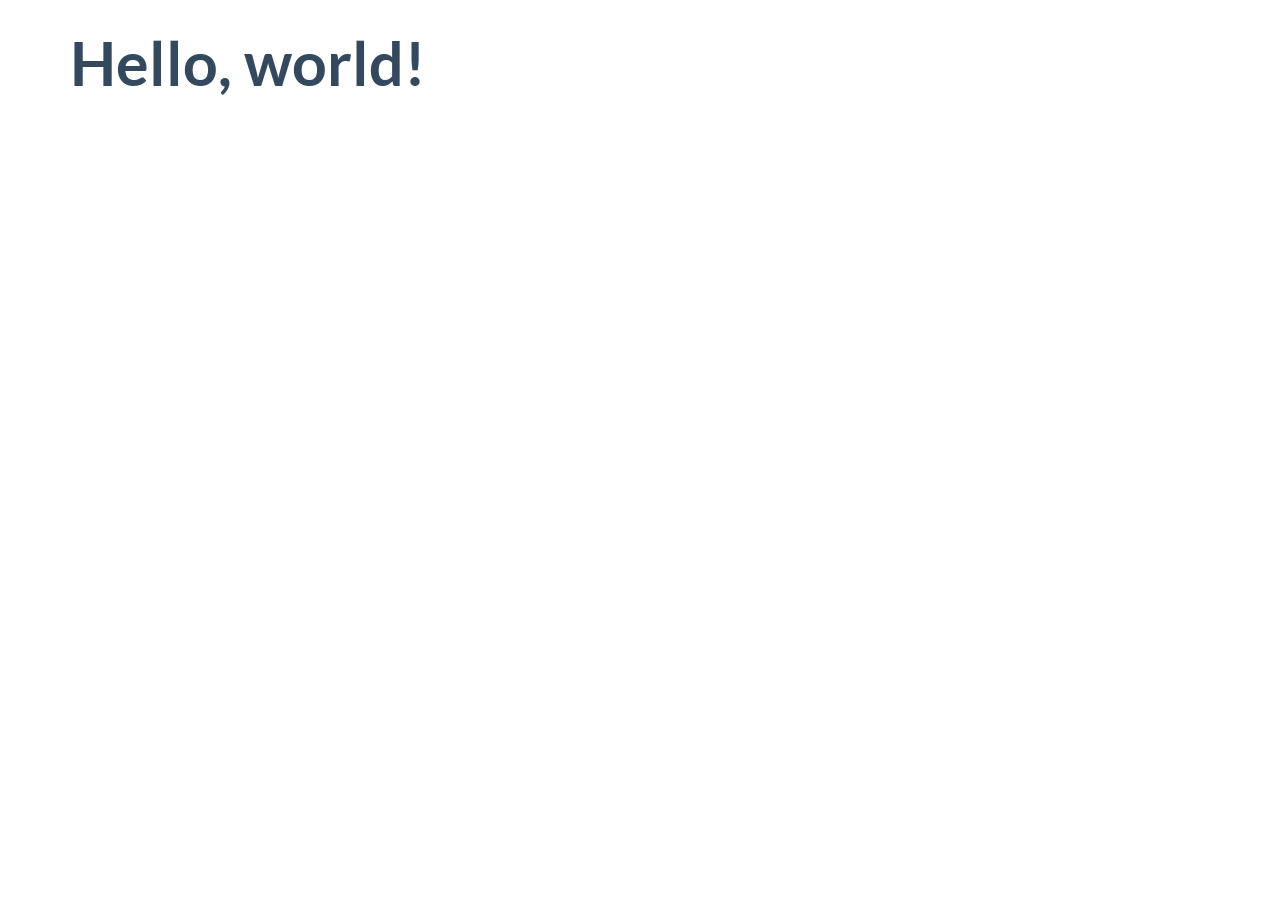
<file: FlatUI/dist/index.html>
<!DOCTYPE html>
<html lang="en">
  <head>
    <meta charset="utf-8">
    <title>Flat UI Free 101 Template</title>
    <meta name="viewport" content="width=device-width, initial-scale=1.0">

    <!-- Loading Bootstrap -->
    <link href="../dist/css/vendor/bootstrap.min.css" rel="stylesheet">

    <!-- Loading Flat UI -->
    <link href="../dist/css/flat-ui.min.css" rel="stylesheet">

    <link rel="shortcut icon" href="img/favicon.ico">

    <!-- HTML5 shim, for IE6-8 support of HTML5 elements. All other JS at the end of file. -->
    <!--[if lt IE 9]>
      <script src="js/vendor/html5shiv.js"></script>
      <script src="js/vendor/respond.min.js"></script>
    <![endif]-->
  </head>
  <body>
    <div class="container">
        <h1>Hello, world!</h1>
    </div>
    <!-- /.container -->


    <!-- jQuery (necessary for Flat UI's JavaScript plugins) -->
    <script src="../dist/js/vendor/jquery.min.js"></script>
    <!-- Include all compiled plugins (below), or include individual files as needed -->
    <script src="../dist/js/vendor/video.js"></script>
    <script src="../dist/js/flat-ui.min.js"></script>

  </body>
</html>
</file>
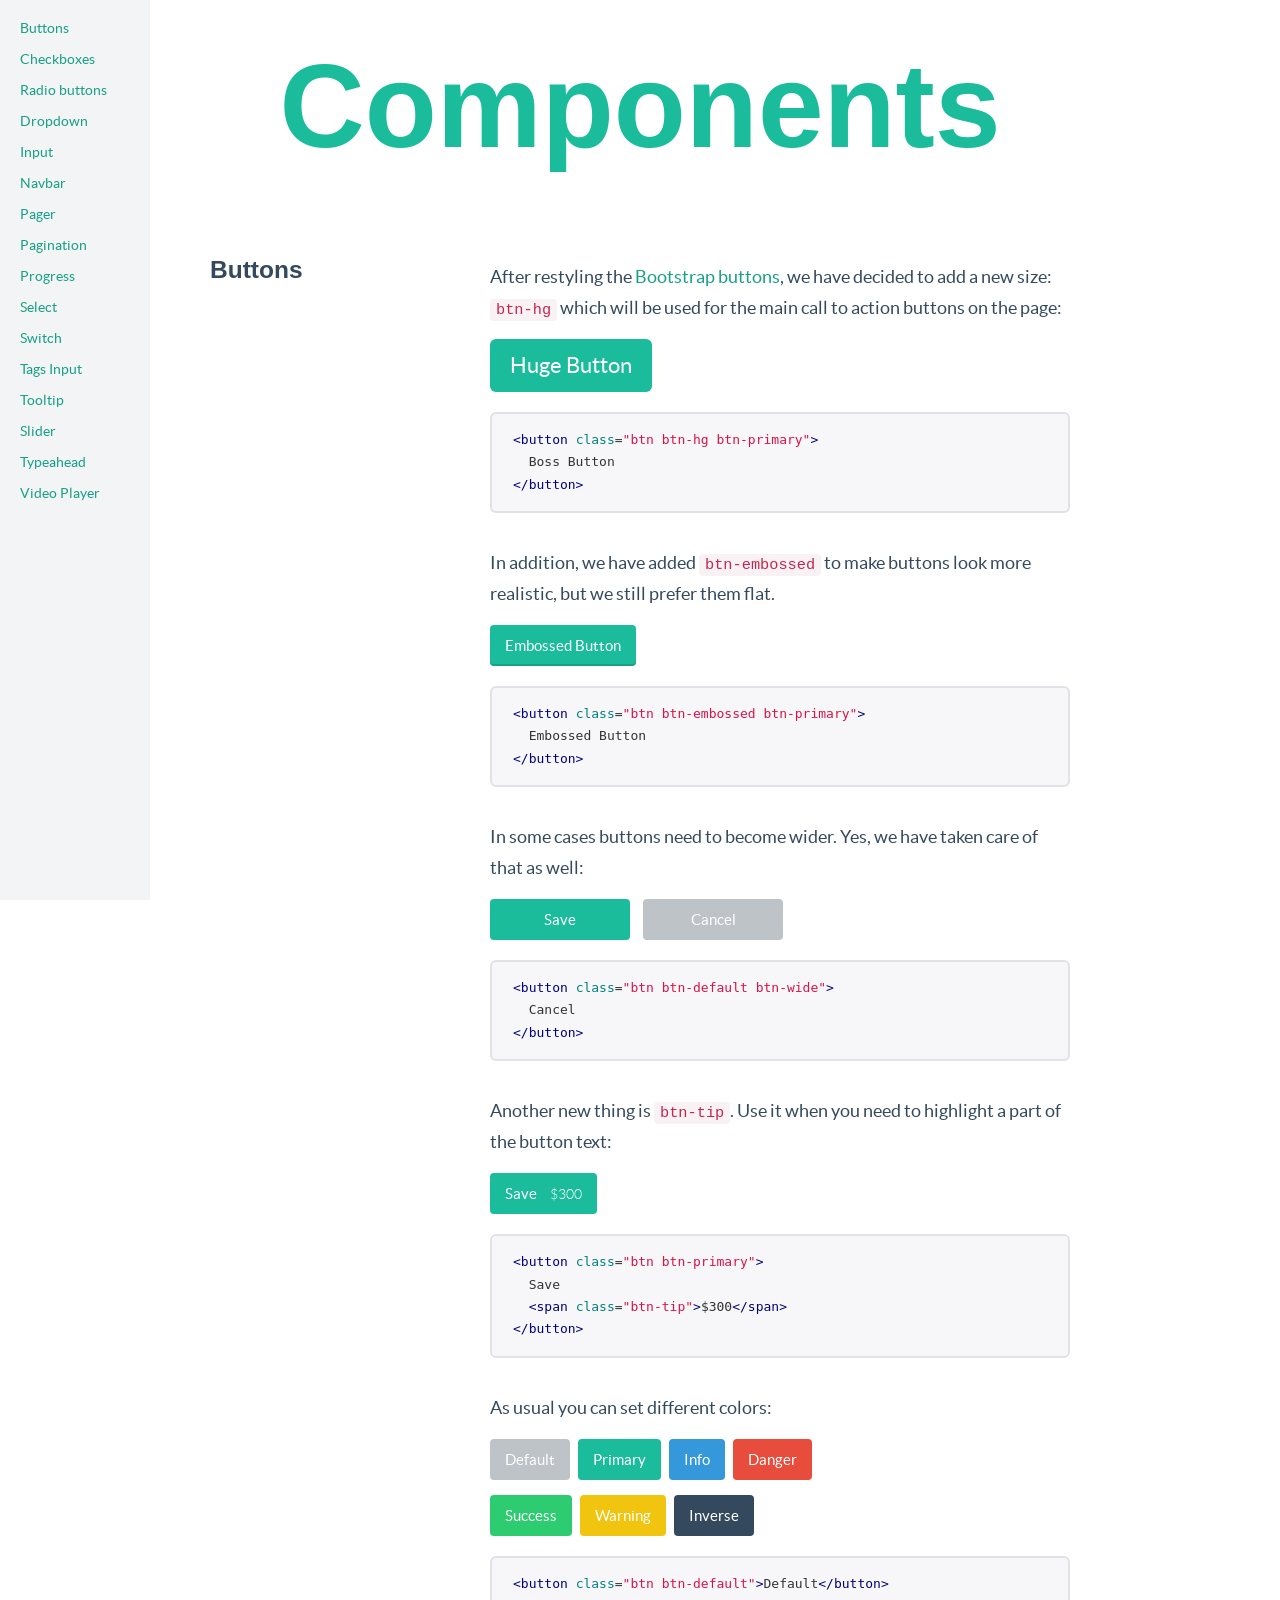
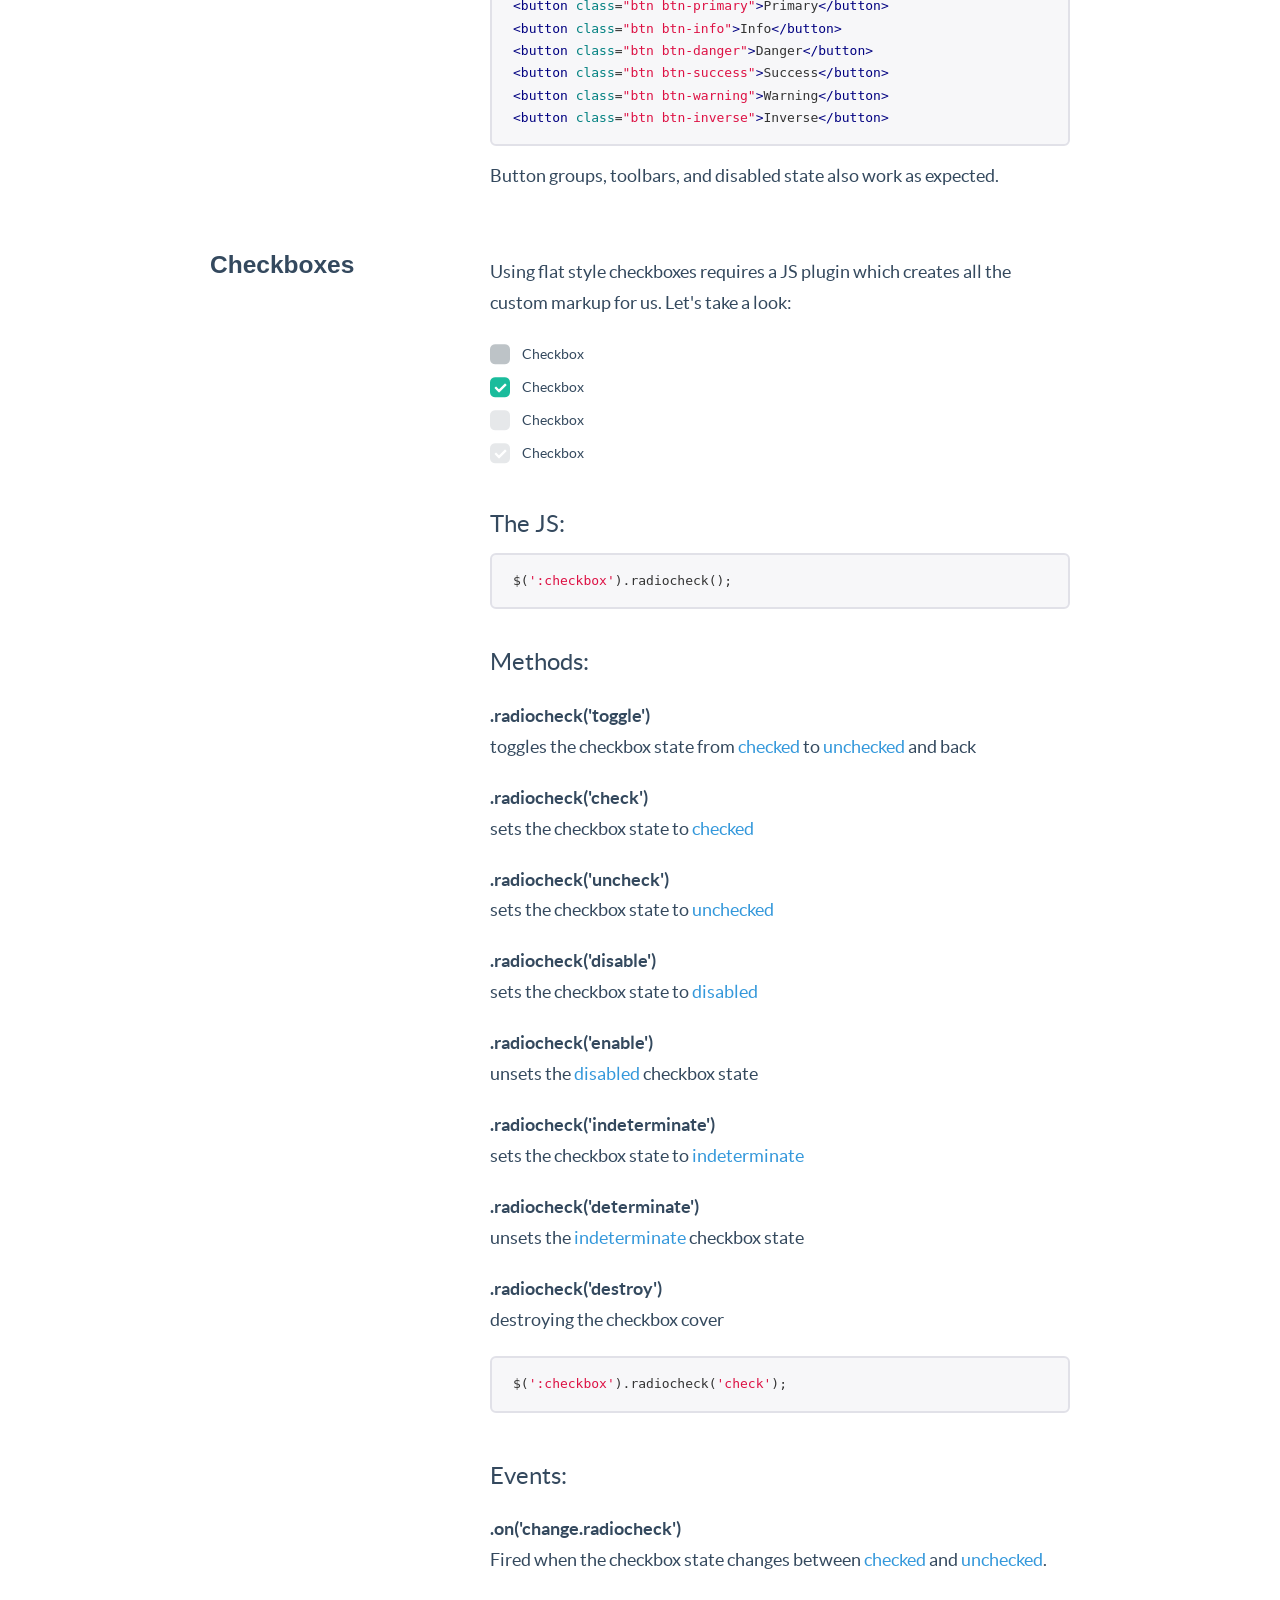
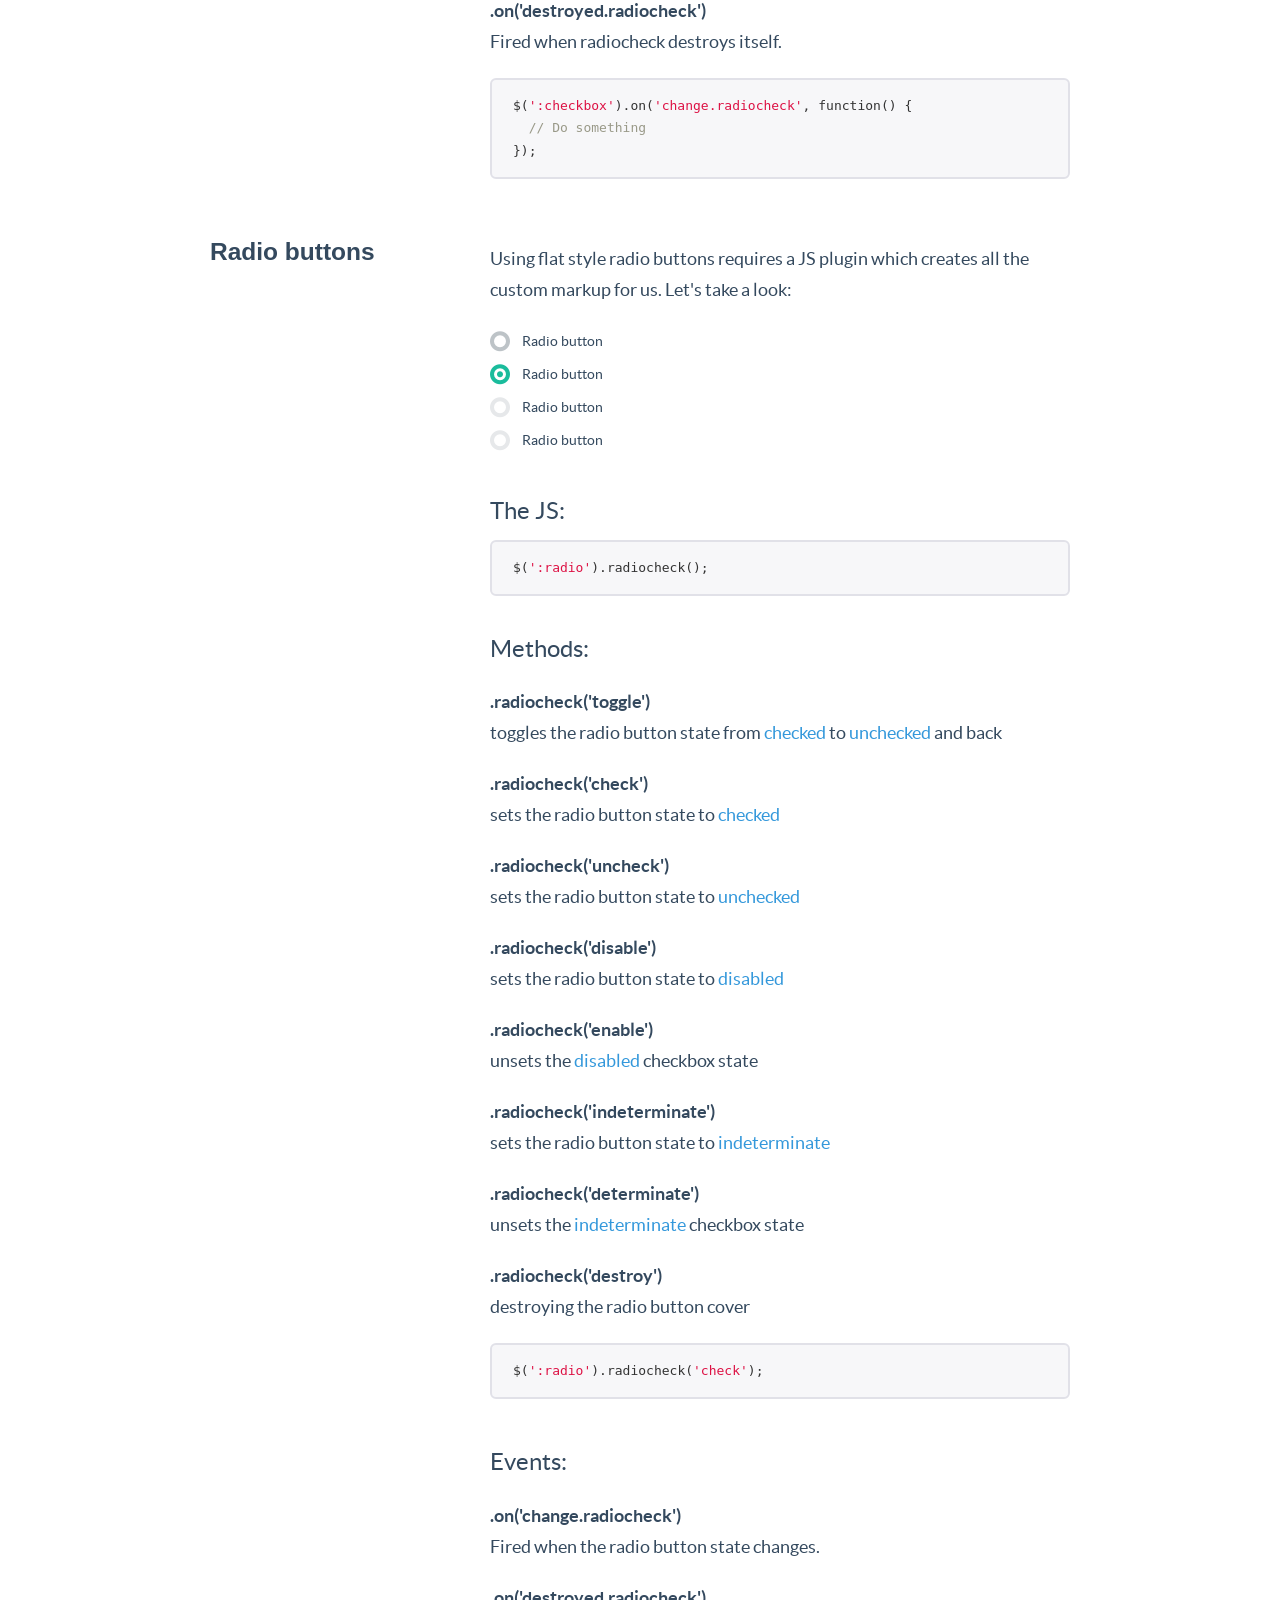
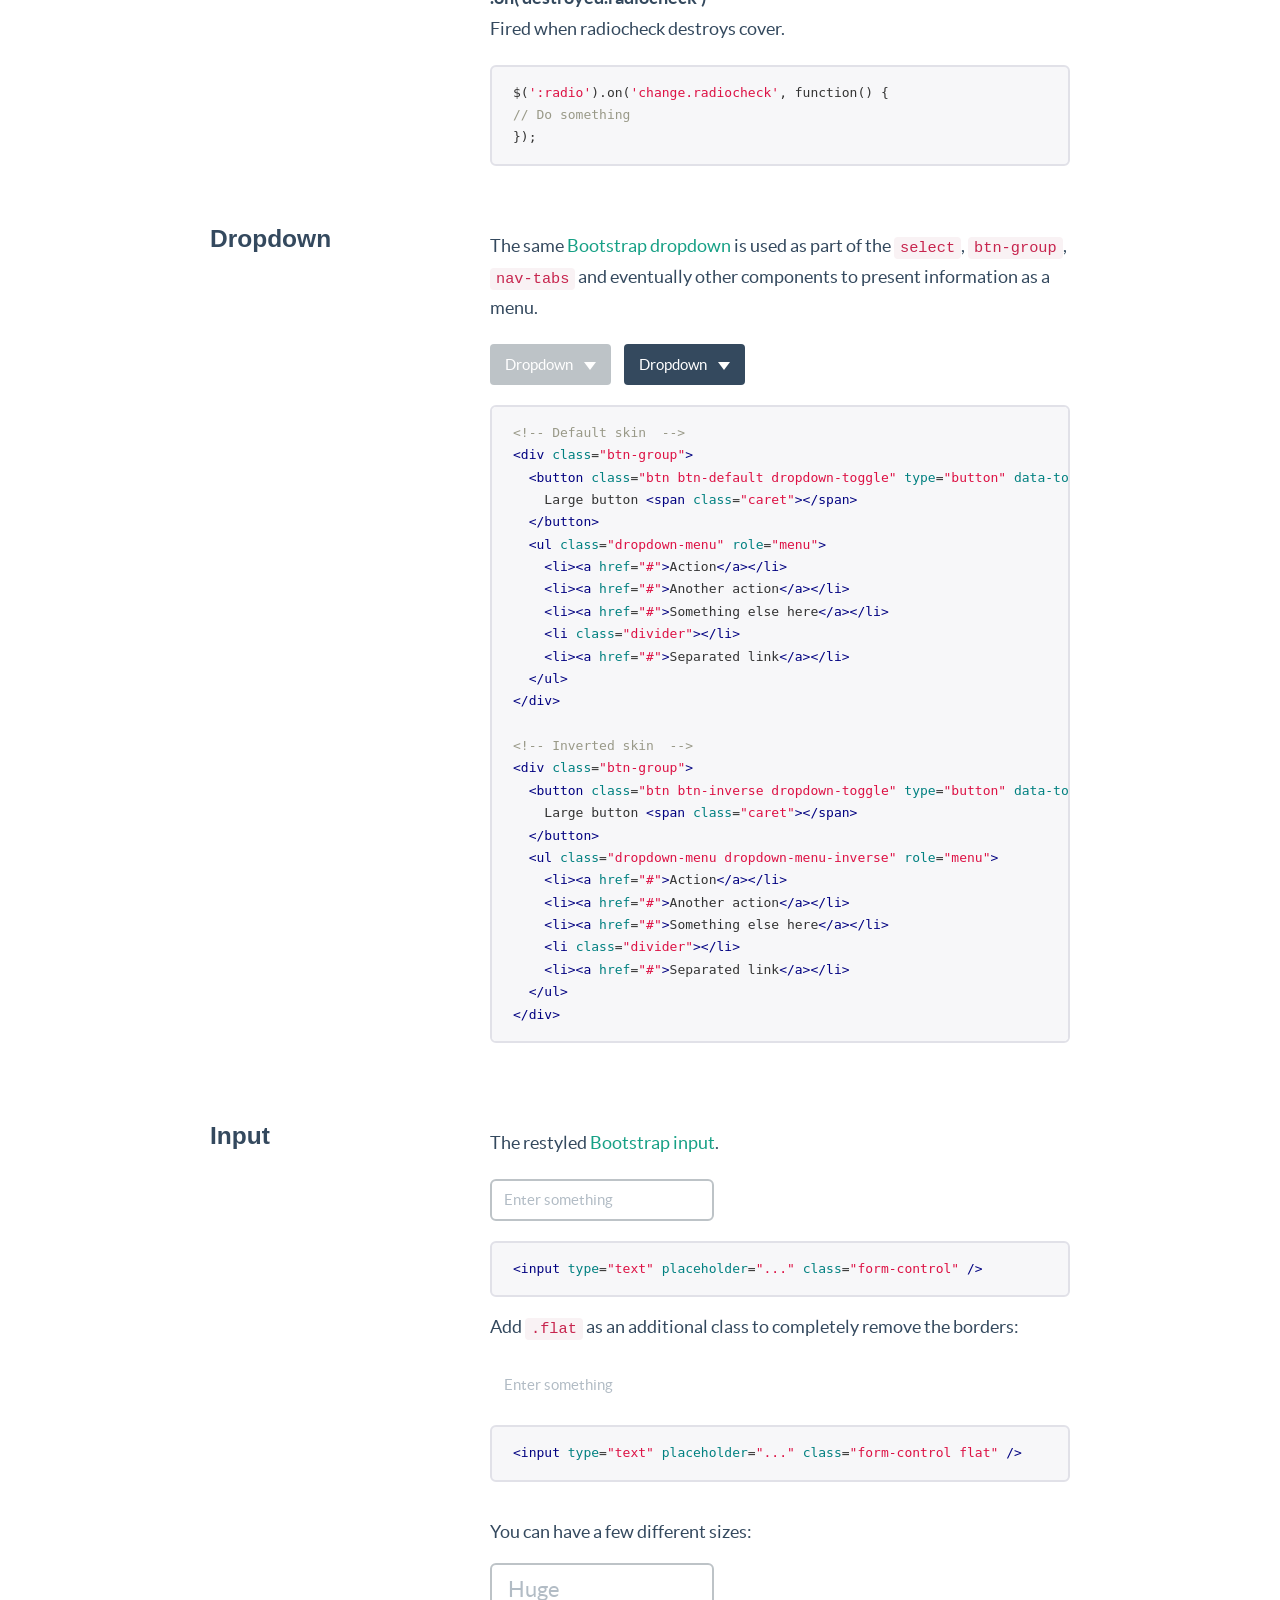
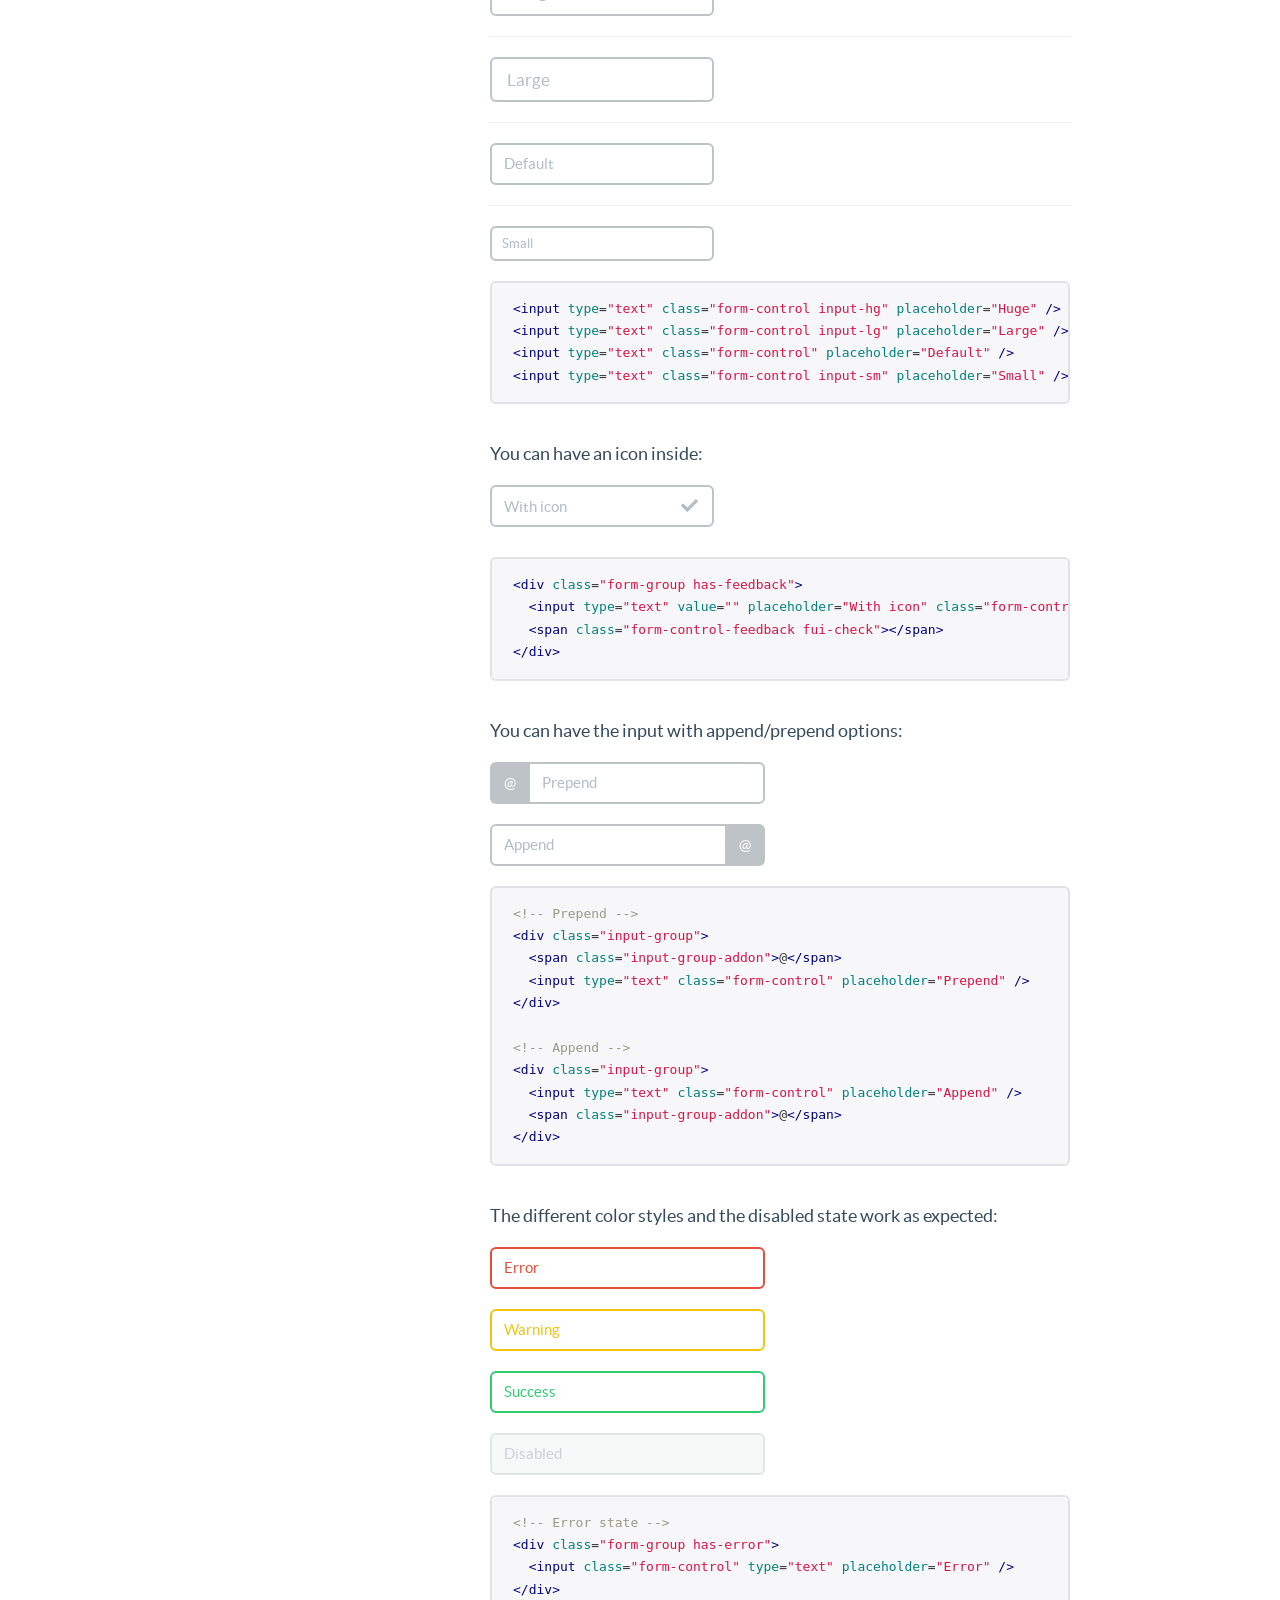
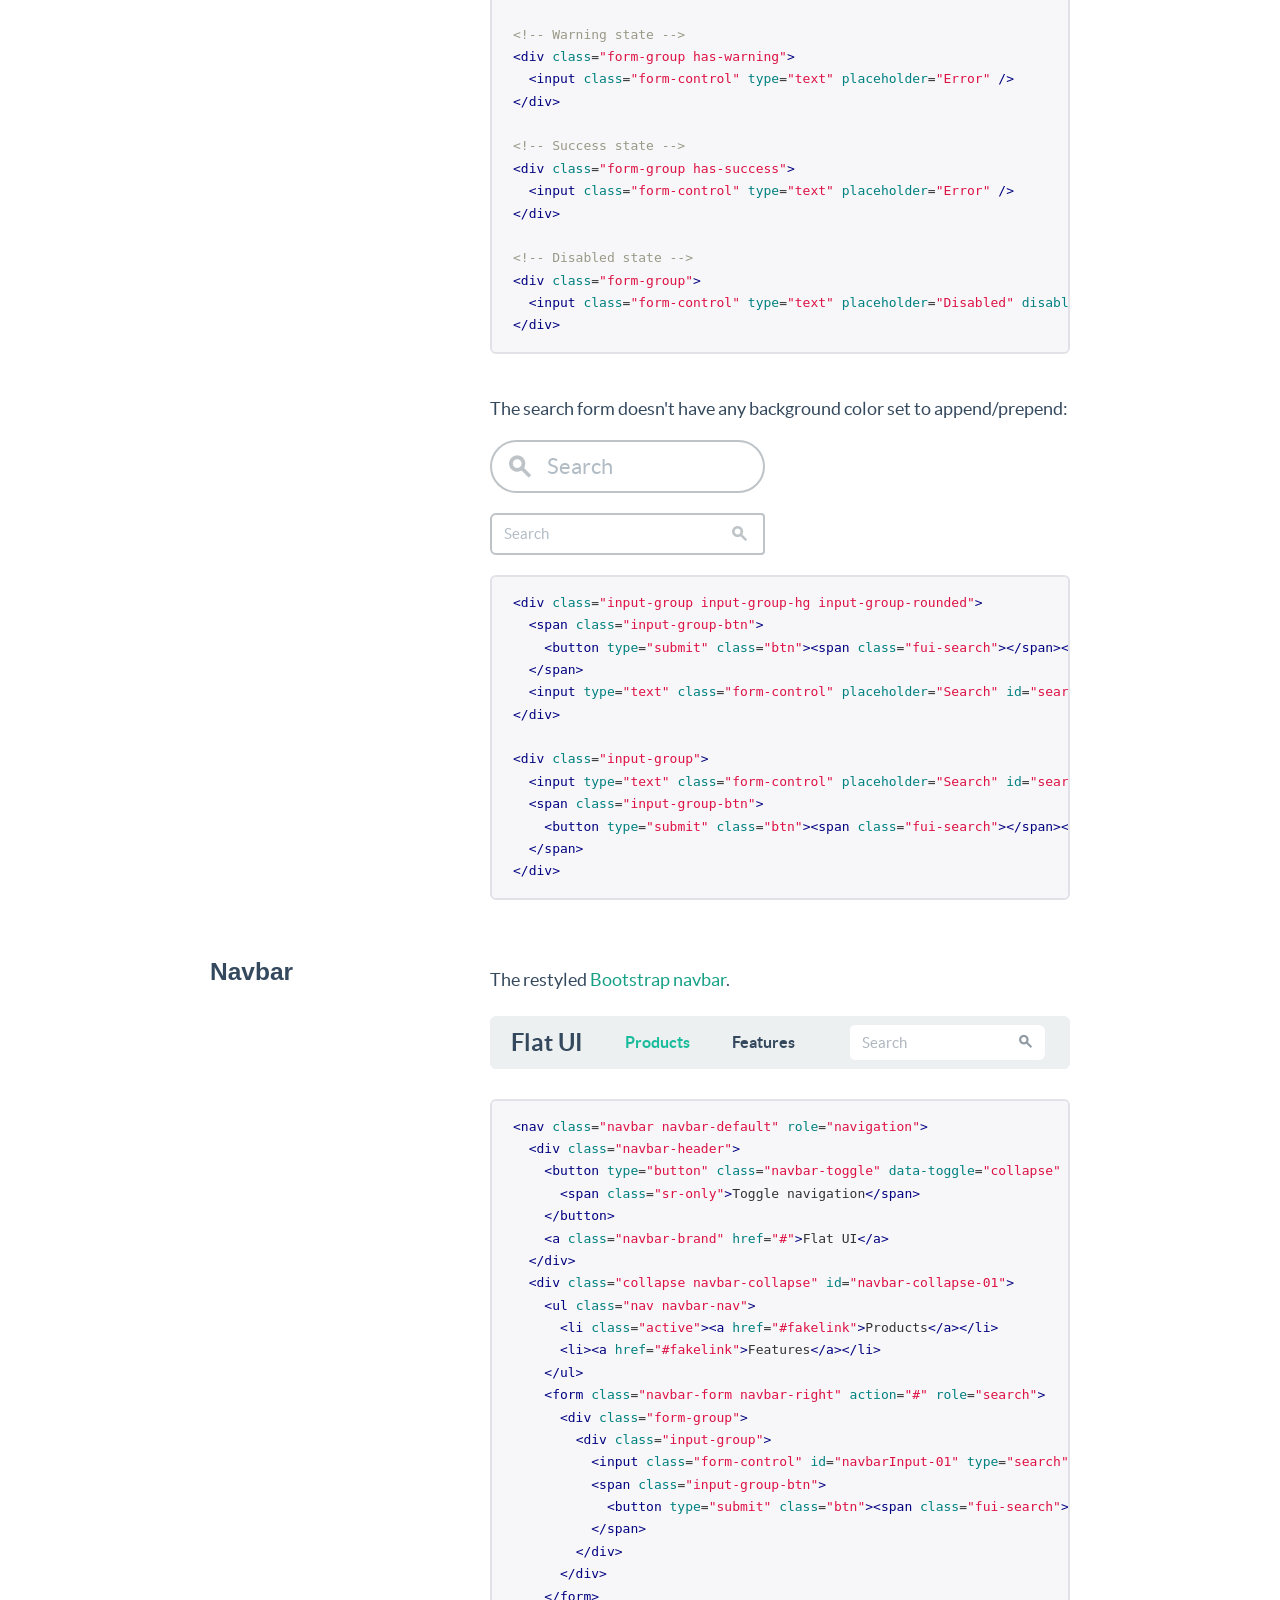
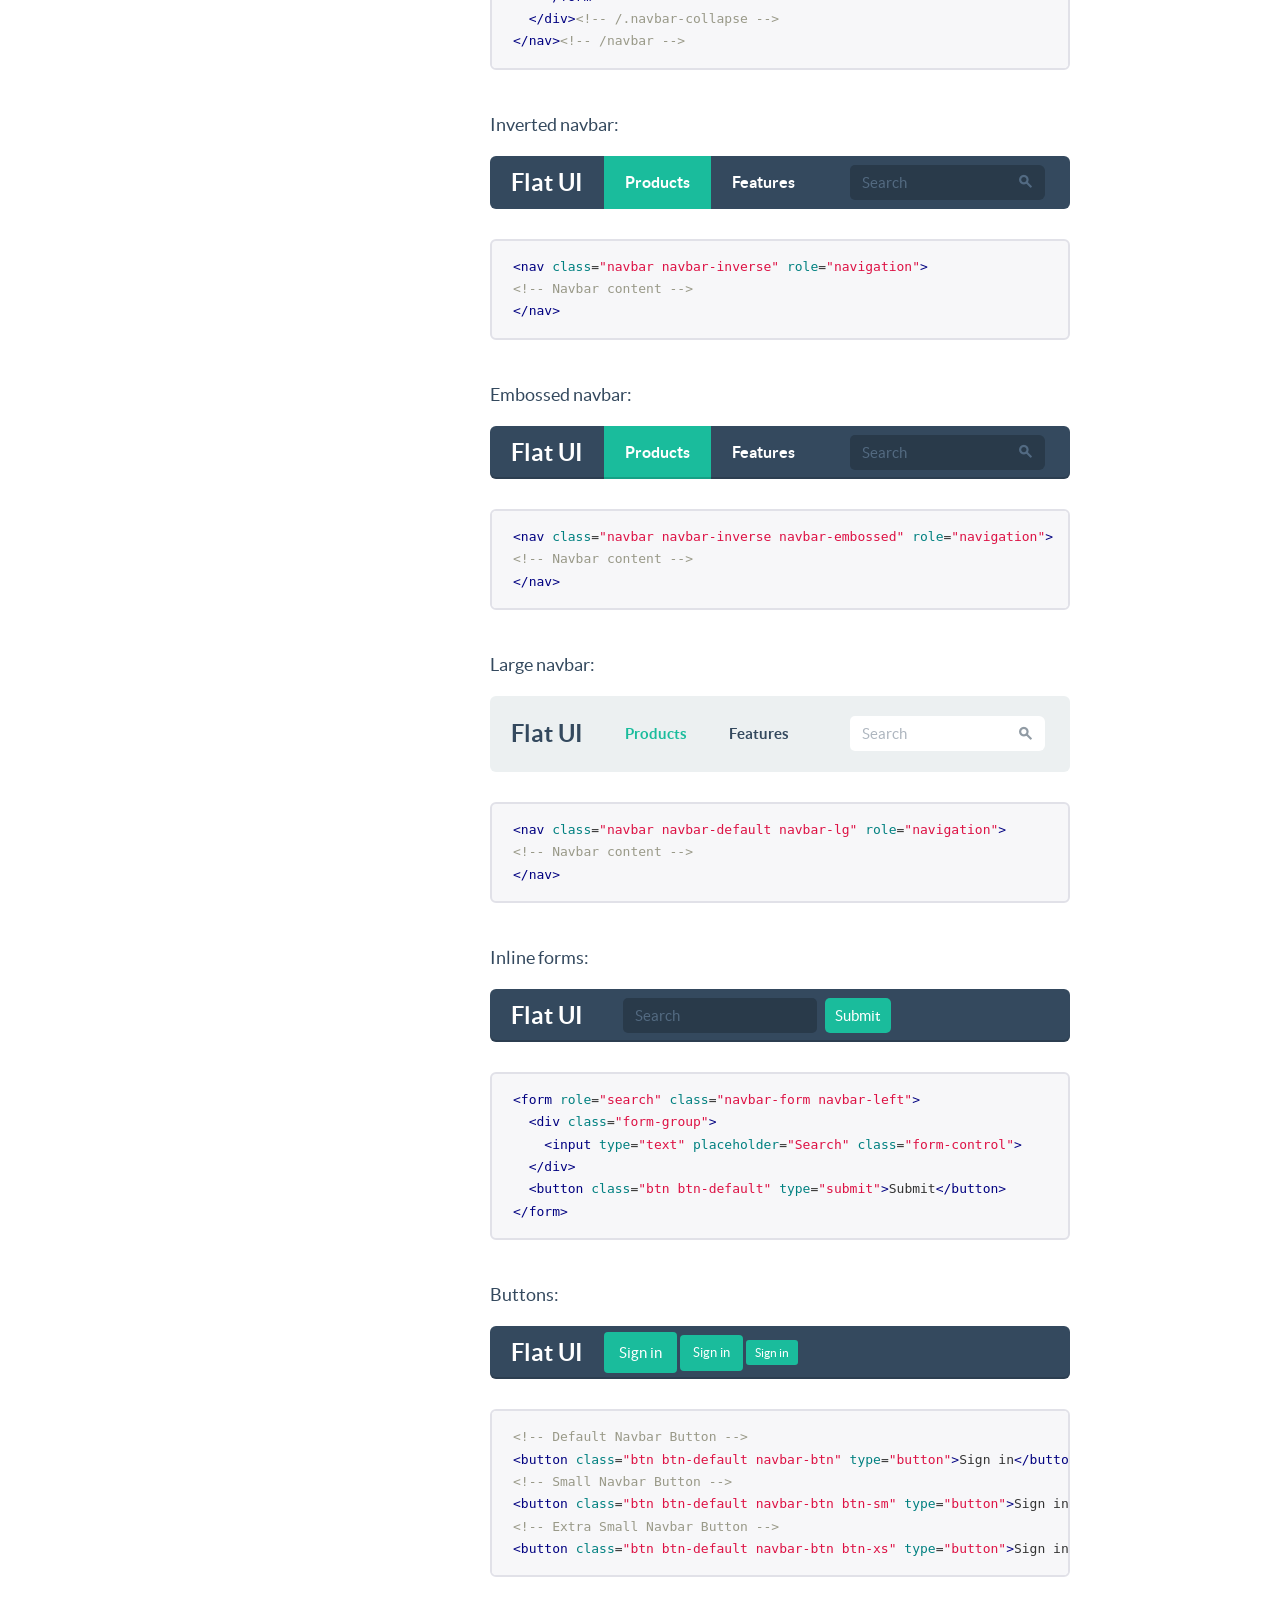
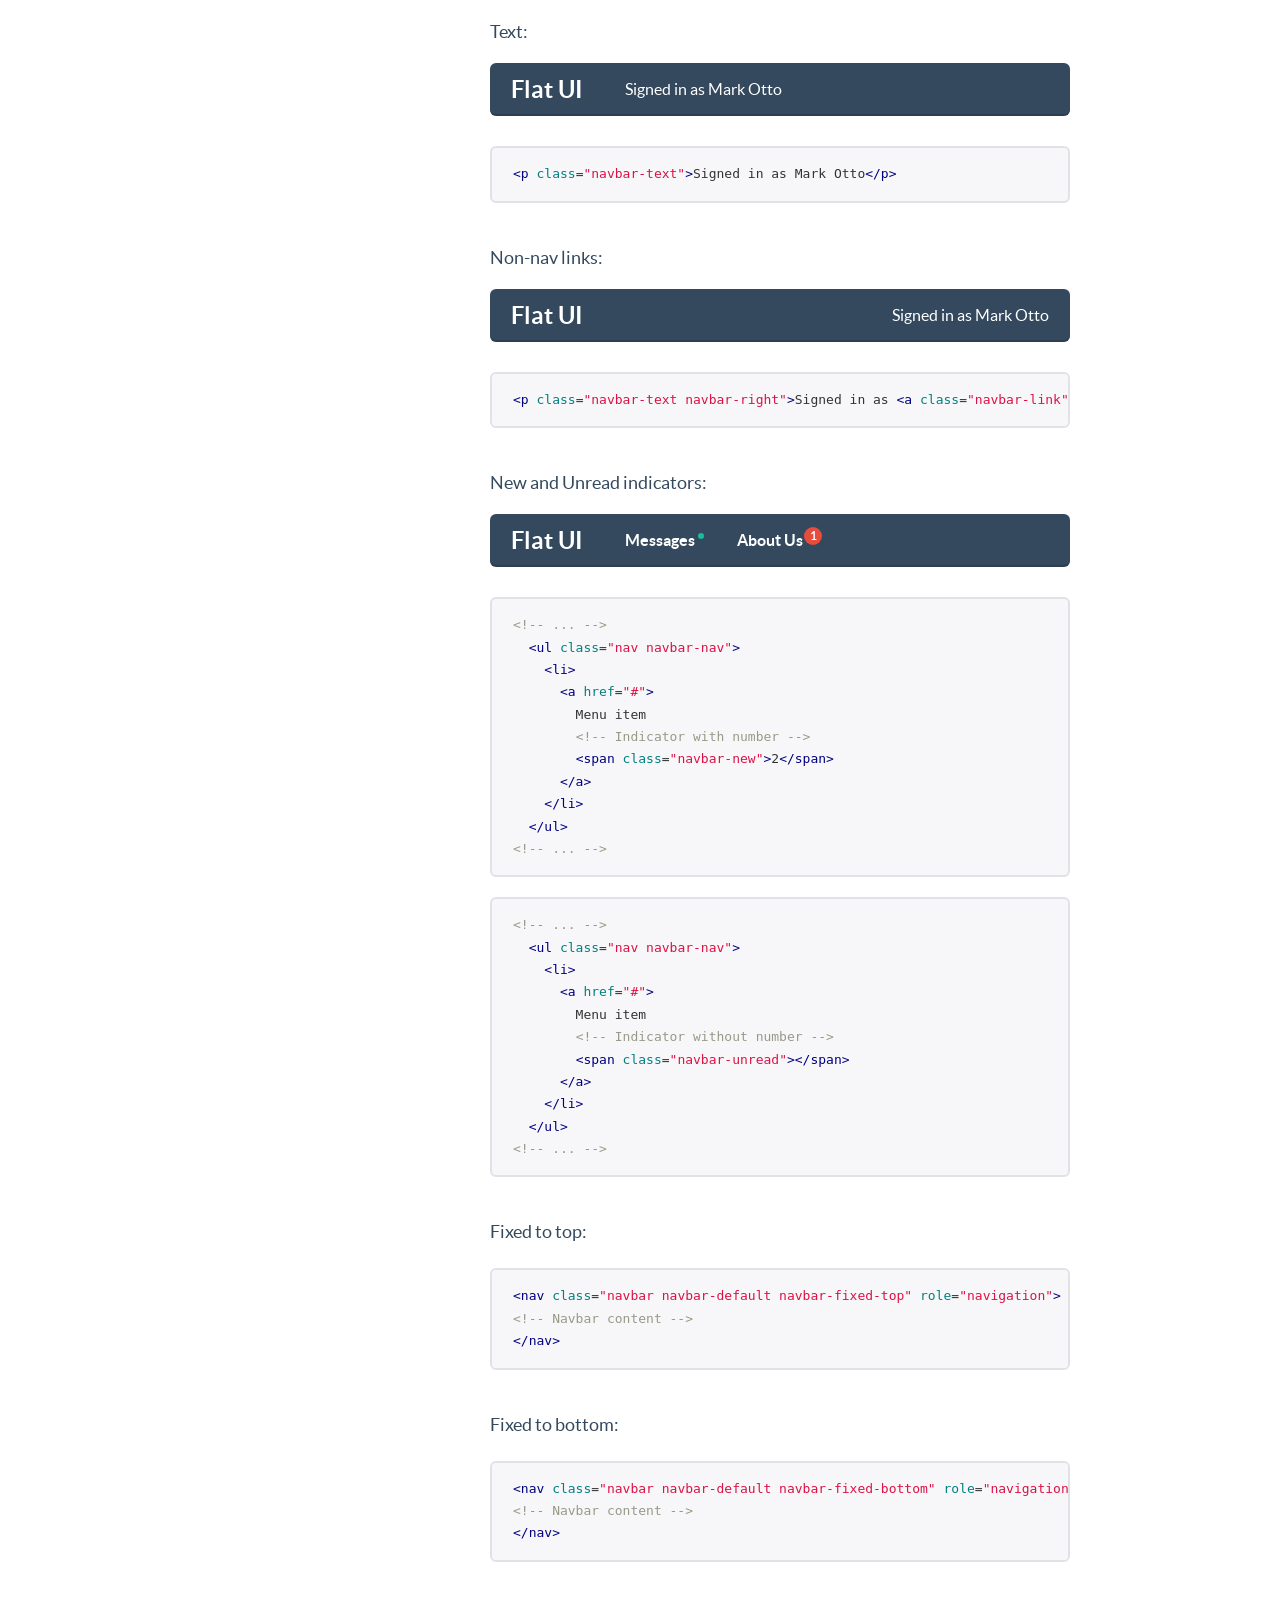
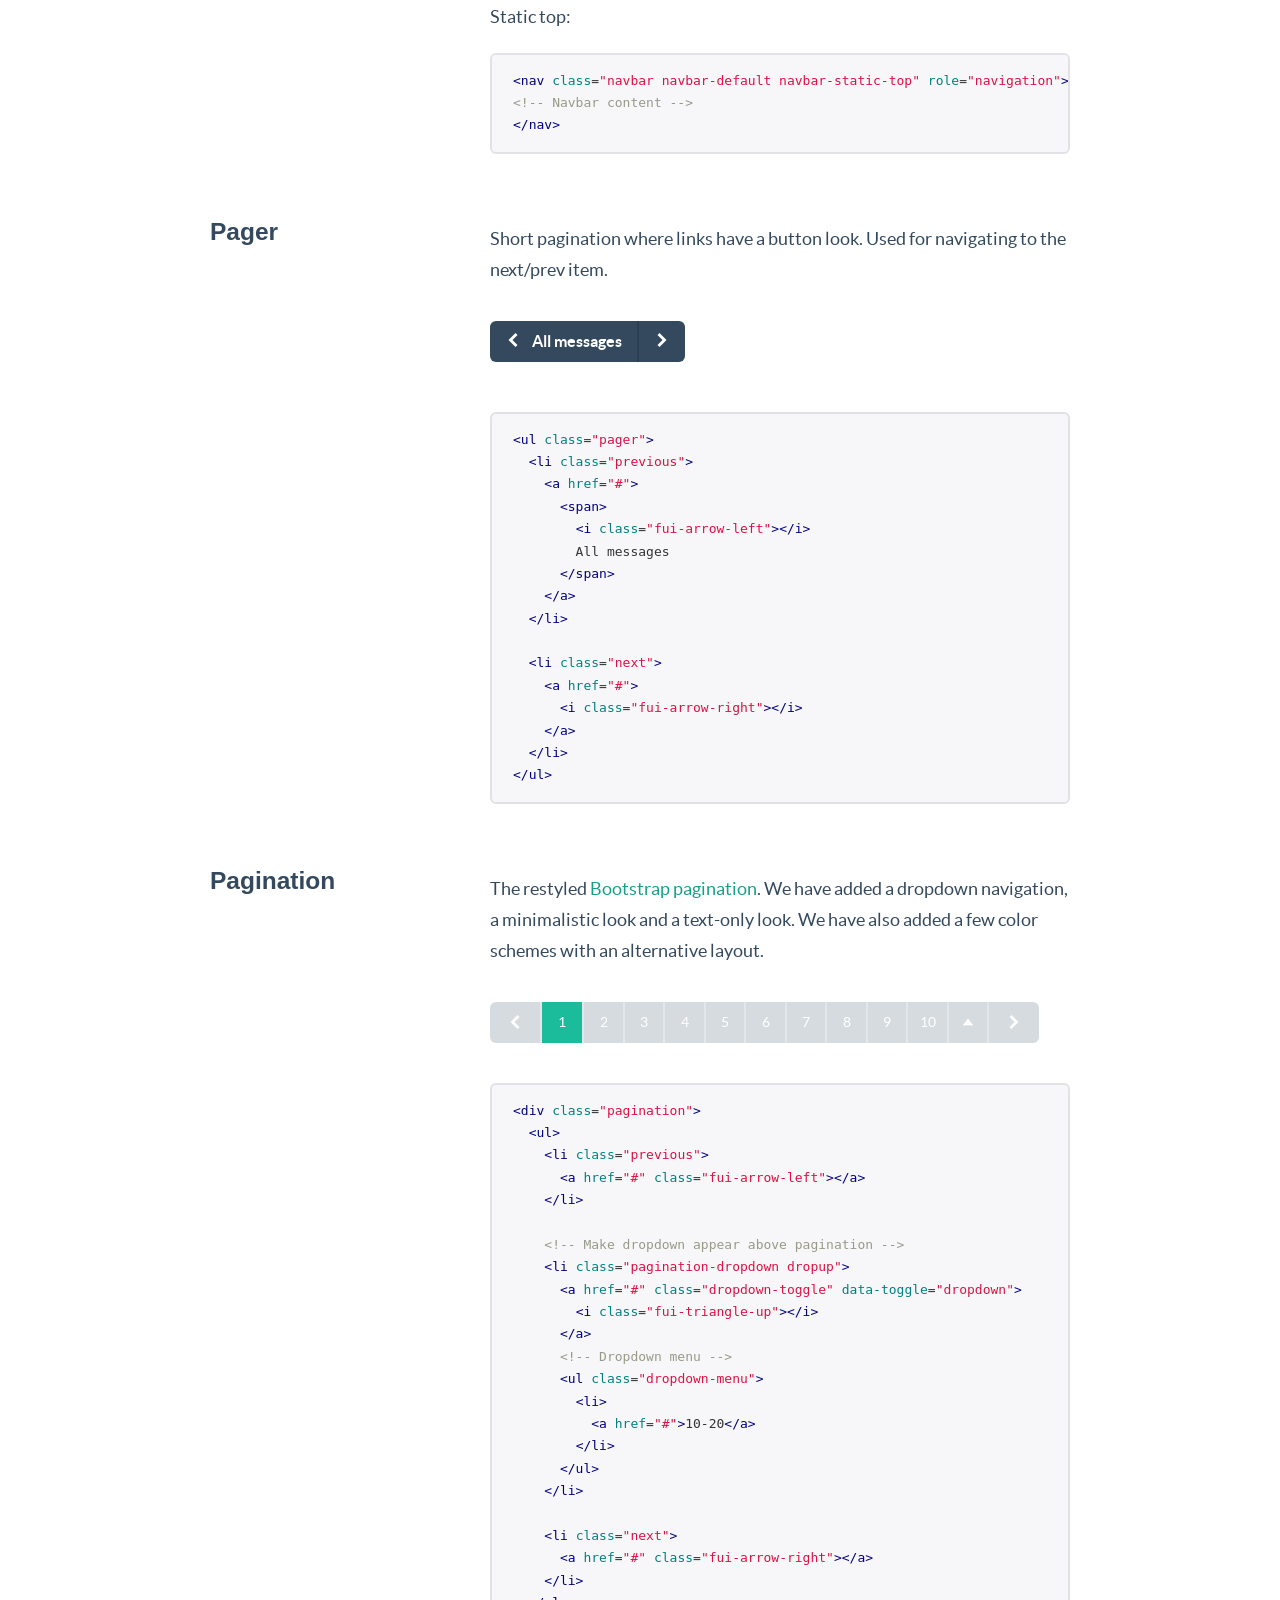
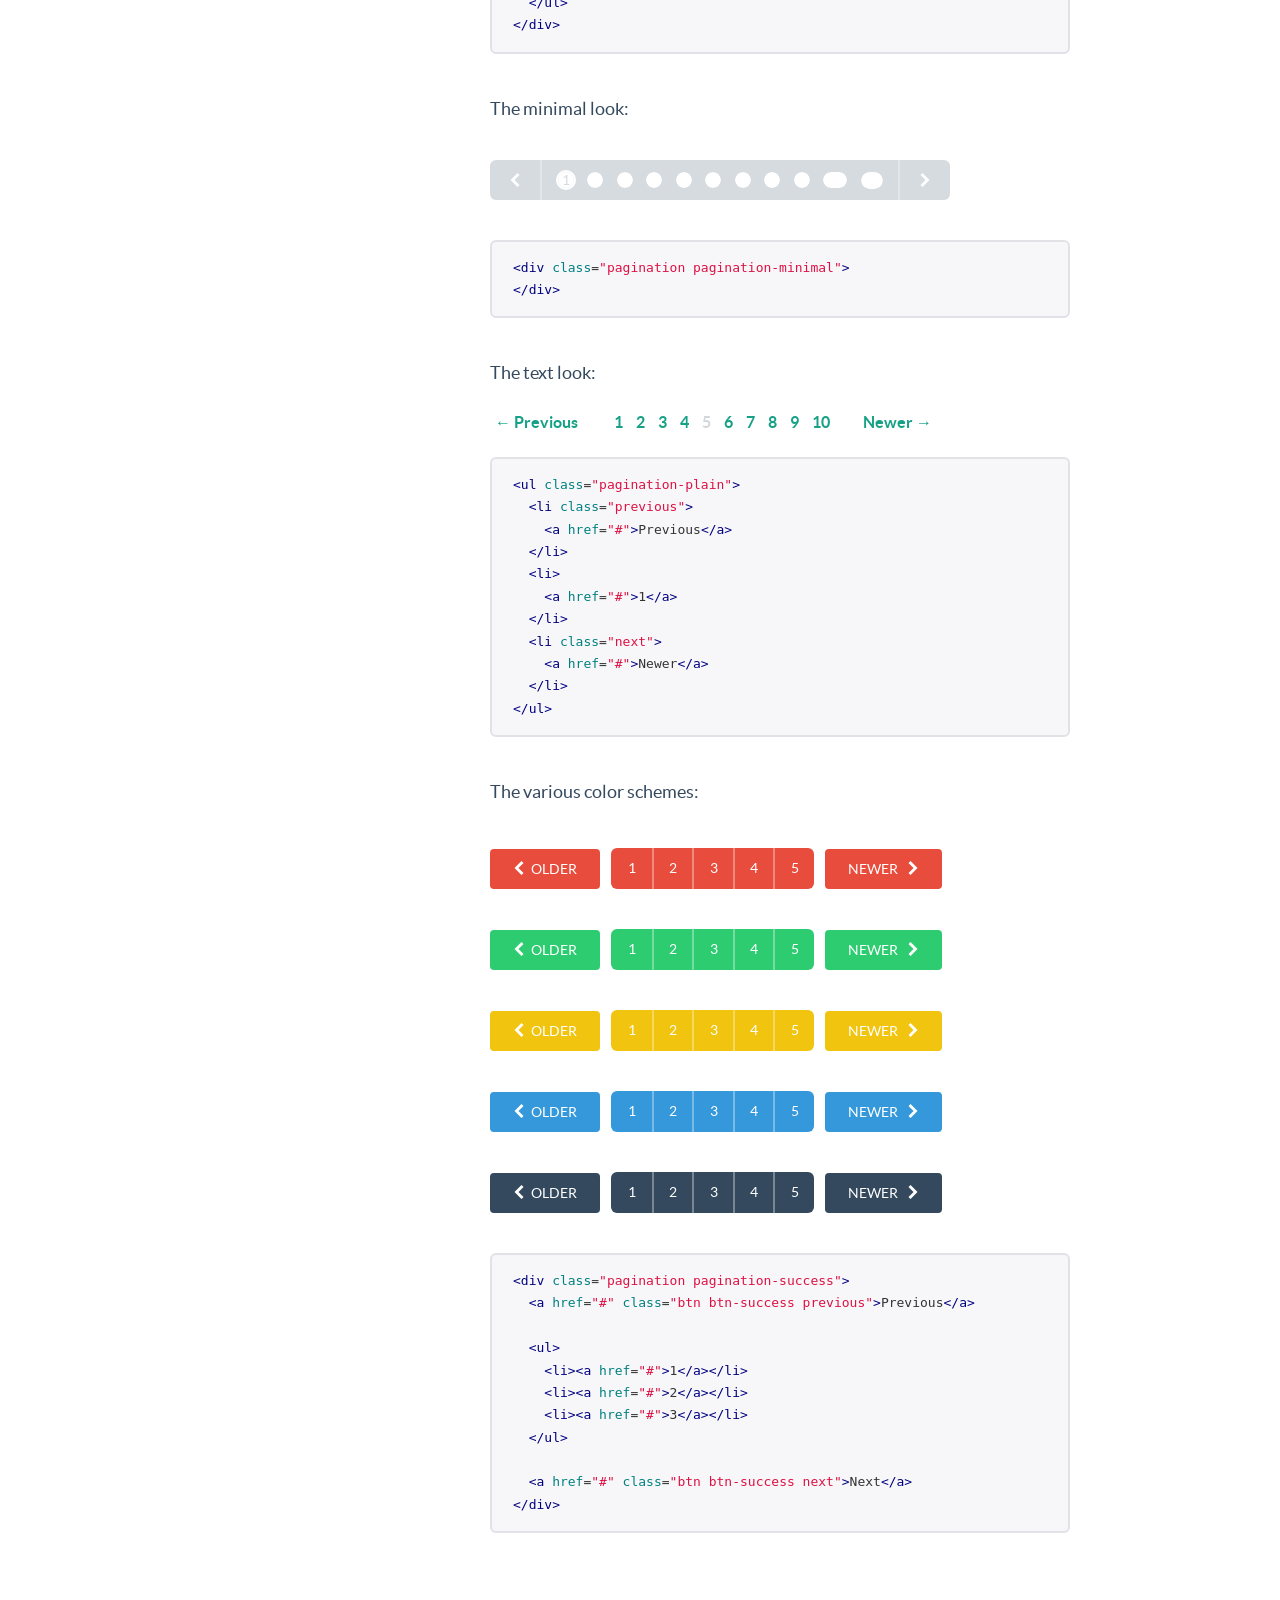
<file: FlatUI/docs/components.html>
<!DOCTYPE html>
<html lang="en">
  <head>
    <meta charset="utf-8">
    <title>Components &middot; Flat UI Free</title>
    <meta name="viewport" content="width=device-width, initial-scale=1.0">

    <!-- Loading Bootstrap -->
    <link href="../dist/css/vendor/bootstrap.min.css" rel="stylesheet">

    <!-- Loading Flat UI -->
    <link href="../dist/css/flat-ui.min.css" rel="stylesheet">
    <link href="assets/css/docs.css" rel="stylesheet">

    <link rel="shortcut icon" href="../img/favicon.ico">

    <!-- HTML5 shim, for IE6-8 support of HTML5 elements. All other JS at the end of file. -->
    <!--[if lt IE 9]>
      <script src="../dist/js/vendor/html5shiv.js"></script>
      <script src="../dist/js/vendor/respond.min.js"></script>
    <![endif]-->
  </head>
  <body>
    <ul class="demo-sidebar hide-on-tablets">
      <li><a href="#fui-button">Buttons</a></li>
      <li><a href="#fui-checkbox">Checkboxes</a></li>
      <li><a href="#fui-radio">Radio buttons</a></li>
      <li><a href="#fui-dropdown">Dropdown</a></li>
      <li><a href="#fui-input">Input</a></li>
      <li><a href="#fui-navbar">Navbar</a></li>
      <li><a href="#fui-pager">Pager</a></li>
      <li><a href="#fui-pagination">Pagination</a></li>
      <li><a href="#fui-progress">Progress</a></li>
      <li><a href="#fui-select">Select</a></li>
      <li><a href="#fui-switch">Switch</a></li>
      <li><a href="#fui-tagsinput">Tags Input</a></li>
      <li><a href="#fui-tooltip">Tooltip</a></li>
      <li><a href="#fui-slider">Slider</a></li>
      <li><a href="#fui-typeahead">Typeahead</a></li>
      <li><a href="#fui-videoplayer">Video Player</a></li>
    </ul> <!-- /nav -->

		<h1 class="demo-headline">Components</h1>
    <div class="container">
    	<div id="fui-button"></div>

      <div class="demo-row">
        <div class="demo-title">
          <h3>Buttons</h3>
        </div>

        <div class="demo-content">
          <p>
            After restyling the <a href="http://getbootstrap.com/css/#buttons">Bootstrap buttons</a>, we have decided to add a new size: <code>btn-hg</code> which will be used for the main call to action buttons on the page:
          </p>
          <p class="mbl">
            <button class="btn btn-hg btn-primary">Huge Button</button>
          </p>
<pre class="prettyprint">
&lt;button class="btn btn-hg btn-primary"&gt;
  Boss Button
&lt;/button&gt;
</pre>

          <p class="ptl">
            In addition, we have added <code>btn-embossed</code> to make buttons look more realistic, but we still prefer them flat.
          </p>
          <p class="mbl">
            <button class="btn btn-embossed btn-primary">Embossed Button</button>
          </p>
<pre class="prettyprint">
&lt;button class="btn btn-embossed btn-primary"&gt;
  Embossed Button
&lt;/button&gt;
</pre>

          <p class="ptl">
            In some cases buttons need to become wider. Yes, we have taken care of that as well:
          </p>
          <p class="mbl">
            <button class="btn btn-wide btn-primary mrm">Save</button>
            <button class="btn btn-wide btn-default">Cancel</button>
          </p>
<pre class="prettyprint">
&lt;button class="btn btn-default btn-wide"&gt;
  Cancel
&lt;/button&gt;
</pre>

          <p class="ptl">
            Another new thing is <code>btn-tip</code>. Use it when you need to highlight a part of the button text:
          </p>
          <p class="mbl">
            <button class="btn btn-primary">
              Save
              <span class="btn-tip">$300</span>
            </button>
          </p>
<pre class="prettyprint">
&lt;button class="btn btn-primary"&gt;
  Save
  &lt;span class="btn-tip"&gt;$300&lt;/span&gt;
&lt;/button&gt;
</pre>

          <p class="ptl">
            As usual you can set different colors:
          </p>
          <p>
	          <button class="btn btn-default mrs">Default</button>
            <button class="btn btn-primary mrs">Primary</button>
            <button class="btn btn-info mrs">Info</button>
            <button class="btn btn-danger mrs">Danger</button>
          </p>
          <p class="mbl">
            <button class="btn btn-success mrs">Success</button>
            <button class="btn btn-warning mrs">Warning</button>
            <button class="btn btn-inverse mrs">Inverse</button>
          </p>
<pre class="prettyprint">
&lt;button class="btn btn-default"&gt;Default&lt;/button&gt;
&lt;button class="btn btn-primary"&gt;Primary&lt;/button&gt;
&lt;button class="btn btn-info"&gt;Info&lt;/button&gt;
&lt;button class="btn btn-danger"&gt;Danger&lt;/button&gt;
&lt;button class="btn btn-success"&gt;Success&lt;/button&gt;
&lt;button class="btn btn-warning"&gt;Warning&lt;/button&gt;
&lt;button class="btn btn-inverse"&gt;Inverse&lt;/button&gt;
</pre>

          <p>
            Button groups, toolbars, and disabled state also work as expected.
          </p>

          <div id="fui-checkbox"></div>
        </div>
      </div><!-- /.demo-row -->


      <div class="demo-row">
        <div class="demo-title">
          <h3>Checkboxes</h3>
        </div>

        <div class="demo-content">
          <p>
            Using flat style checkboxes requires a JS plugin which creates all the custom markup for us. Let's take a look:
          </p>
          <form action="#">
            <div class="row">
              <div class="col-md-6">
                <label class="checkbox" for="checkbox1">
                  <input type="checkbox" value="" id="checkbox1" data-toggle="checkbox">
                  Checkbox
                </label>
                <label class="checkbox" for="checkbox2">
                  <input type="checkbox" value="" id="checkbox2" checked="checked" data-toggle="checkbox">
                  Checkbox
                </label>
                <label class="checkbox" for="checkbox3">
                  <input type="checkbox" value="" id="checkbox3" data-toggle="checkbox" disabled="">
                  Checkbox
                </label>
                <label class="checkbox" for="checkbox4">
                  <input type="checkbox" value="" id="checkbox4" checked="checked" data-toggle="checkbox" disabled="">
                  Checkbox
                </label>
              </div>
            </div>
          </form>

          <h6 class="ptl">The JS:</h6>
<pre class="prettyprint">
$(':checkbox').radiocheck();
</pre>

          <div class="pvm">
            <h6>Methods:</h6>
          </div>
          <p class="mbl">
            <strong>.radiocheck('toggle')</strong>
            <br/>
            toggles the checkbox state from <span class="text-info">checked</span>
            to <span class="text-info">unchecked</span> and back
          </p>
          <p class="mbl">
            <strong>.radiocheck('check')</strong>
            <br/>
            sets the checkbox state to <span class="text-info">checked</span>
          </p>
          <p class="mbl">
            <strong>.radiocheck('uncheck')</strong>
            <br/>
            sets the checkbox state to <span class="text-info">unchecked</span>
          </p>
          <p class="mbl">
            <strong>.radiocheck('disable')</strong>
            <br/>
            sets the checkbox state to <span class="text-info">disabled</span>
          </p>
          <p class="mbl">
            <strong>.radiocheck('enable')</strong>
            <br/>
            unsets the <span class="text-info">disabled</span> checkbox state
          </p>
          <p class="mbl">
            <strong>.radiocheck('indeterminate')</strong>
            <br/>
            sets the checkbox state to <span class="text-info">indeterminate</span>
          </p>
          <p class="mbl">
            <strong>.radiocheck('determinate')</strong>
            <br/>
            unsets the <span class="text-info">indeterminate</span> checkbox state
          </p>
          <p class="mbl">
            <strong>.radiocheck('destroy')</strong>
            <br/>
            destroying the checkbox cover
          </p>
<pre class="prettyprint">
$(':checkbox').radiocheck('check');
</pre>

          <div class="pbm ptl">
            <h6>Events:</h6>
          </div>
          <p class="mbl">
            <strong>.on('change.radiocheck')</strong>
            <br/>
            Fired when the checkbox state changes between
            <span class="text-info">checked</span> and
            <span class="text-info">unchecked</span>.
          </p>
          <p class="mbl">
            <strong>.on('destroyed.radiocheck')</strong>
            <br/>
            Fired when radiocheck destroys itself.
          </p>
<pre class="prettyprint">
$(':checkbox').on('change.radiocheck', function() {
  // Do something
});
</pre>
          <div id="fui-radio"></div>
        </div> <!-- /.demo-content -->
      </div> <!-- /.demo-row -->


      <div class="demo-row">
        <div class="demo-title">
          <h3>Radio buttons</h3>
        </div>

        <div class="demo-content">
          <p>
            Using flat style radio buttons requires a JS plugin which creates all the custom markup for us. Let's take a look:
          </p>
          <form action="#">
            <div class="row">
              <div class="col-md-6">
                <label class="radio" for="radio1">
                  <input type="radio" name="optionsRadios1" value="" id="radio1" data-toggle="radio">
                  Radio button
                </label>
                <label class="radio" for="radio2">
                  <input type="radio" name="optionsRadios1" value="" id="radio2" data-toggle="radio" checked="checked" >
                  Radio button
                </label>
                <label class="radio" for="radio3">
                  <input type="radio" name="optionsRadios1" value="" id="radio3" data-toggle="radio" disabled="">
                  Radio button
                </label>
                <label class="radio" for="radio4">
                  <input type="radio" name="optionsRadios1" value="" id="radio4" data-toggle="radio" disabled="">
                  Radio button
                </label>
              </div>
            </div>
          </form>

          <h6 class="ptl">The JS:</h6>
<pre class="prettyprint">
$(':radio').radiocheck();
</pre>

          <div class="pvm">
            <h6>Methods:</h6>
          </div>
          <p class="mbl">
            <strong>.radiocheck('toggle')</strong>
            <br/>
            toggles the radio button state from <span class="text-info">checked</span>
            to <span class="text-info">unchecked</span> and back
          </p>
          <p class="mbl">
            <strong>.radiocheck('check')</strong>
            <br/>
            sets the radio button state to <span class="text-info">checked</span>
          </p>
          <p class="mbl">
            <strong>.radiocheck('uncheck')</strong>
            <br/>
            sets the radio button state to <span class="text-info">unchecked</span>
          </p>
          <p class="mbl">
            <strong>.radiocheck('disable')</strong>
            <br/>
            sets the radio button state to <span class="text-info">disabled</span>
          </p>
          <p class="mbl">
            <strong>.radiocheck('enable')</strong>
            <br/>
            unsets the <span class="text-info">disabled</span> checkbox state
          </p>
          <p class="mbl">
            <strong>.radiocheck('indeterminate')</strong>
            <br/>
            sets the radio button state to <span class="text-info">indeterminate</span>
          </p>
          <p class="mbl">
            <strong>.radiocheck('determinate')</strong>
            <br/>
            unsets the <span class="text-info">indeterminate</span> checkbox state
          </p>
          <p class="mbl">
            <strong>.radiocheck('destroy')</strong>
            <br/>
            destroying the radio button cover
          </p>
<pre class="prettyprint">
$(':radio').radiocheck('check');
</pre>

          <div class="pbm ptl">
            <h6>Events:</h6>
          </div>
          <p class="mbl">
            <strong>.on('change.radiocheck')</strong>
            <br/>
            Fired when the radio button state changes.
          </p>
          <p class="mbl">
            <strong>.on('destroyed.radiocheck')</strong>
            <br/>
            Fired when radiocheck destroys cover.
          </p>
<pre class="prettyprint">
$(':radio').on('change.radiocheck', function() {
// Do something
});
</pre>

          <div id="fui-dropdown"></div>
        </div> <!-- /.demo-content -->
      </div> <!-- /.demo-row -->
    </div><!-- /.container -->



    <div class="container">
      <div class="demo-row">
        <div class="demo-title">
          <h3>Dropdown</h3>
        </div>

        <div class="demo-content">
          <p class="mbl">
            The same <a href="http://getbootstrap.com/components/#dropdowns">Bootstrap dropdown</a> is used as part of the <code>select</code>, <code>btn-group</code>, <code>nav-tabs</code> and eventually other components to present information as a menu.
          </p>

          <div class="btn-group mrm">
            <button class="btn btn-default dropdown-toggle" type="button" data-toggle="dropdown">
              Dropdown <span class="caret"></span>
            </button>
            <ul class="dropdown-menu" role="menu">
              <li><a href="#">Action</a></li>
              <li><a href="#">Another action</a></li>
              <li><a href="#">Something else here</a></li>
              <li class="divider"></li>
              <li><a href="#">Separated link</a></li>
            </ul>
          </div>

          <div class="btn-group">
            <button class="btn btn-inverse dropdown-toggle" type="button" data-toggle="dropdown">
              Dropdown <span class="caret"></span>
            </button>
            <ul class="dropdown-menu dropdown-menu-inverse" role="menu">
              <li><a href="#">Action</a></li>
              <li><a href="#">Another action</a></li>
              <li><a href="#">Something else here</a></li>
              <li class="divider"></li>
              <li><a href="#">Separated link</a></li>
            </ul>
          </div>

          <div class="pvl">
<pre class="prettyprint">
&lt;!-- Default skin  --&gt;
&lt;div class="btn-group"&gt;
  &lt;button class="btn btn-default dropdown-toggle" type="button" data-toggle="dropdown"&gt;
    Large button &lt;span class="caret"&gt;&lt;/span&gt;
  &lt;/button&gt;
  &lt;ul class="dropdown-menu" role="menu"&gt;
    &lt;li&gt;&lt;a href="#"&gt;Action&lt;/a&gt;&lt;/li&gt;
    &lt;li&gt;&lt;a href="#"&gt;Another action&lt;/a&gt;&lt;/li&gt;
    &lt;li&gt;&lt;a href="#"&gt;Something else here&lt;/a&gt;&lt;/li&gt;
    &lt;li class="divider"&gt;&lt;/li&gt;
    &lt;li&gt;&lt;a href="#"&gt;Separated link&lt;/a&gt;&lt;/li&gt;
  &lt;/ul&gt;
&lt;/div&gt;

&lt;!-- Inverted skin  --&gt;
&lt;div class="btn-group"&gt;
  &lt;button class="btn btn-inverse dropdown-toggle" type="button" data-toggle="dropdown"&gt;
    Large button &lt;span class="caret"&gt;&lt;/span&gt;
  &lt;/button&gt;
  &lt;ul class="dropdown-menu dropdown-menu-inverse" role="menu"&gt;
    &lt;li&gt;&lt;a href="#"&gt;Action&lt;/a&gt;&lt;/li&gt;
    &lt;li&gt;&lt;a href="#"&gt;Another action&lt;/a&gt;&lt;/li&gt;
    &lt;li&gt;&lt;a href="#"&gt;Something else here&lt;/a&gt;&lt;/li&gt;
    &lt;li class="divider"&gt;&lt;/li&gt;
    &lt;li&gt;&lt;a href="#"&gt;Separated link&lt;/a&gt;&lt;/li&gt;
  &lt;/ul&gt;
&lt;/div&gt;
</pre>
          </div>

          <div id="fui-input"></div>
        </div> <!-- /.demo-content -->
      </div> <!-- /.demo-row -->

      <div class="demo-row">
        <div class="demo-title">
          <h3>Input</h3>
        </div>

        <div class="demo-content">
          <p class="mbl">
            The restyled <a href="http://getbootstrap.com/css/#forms">Bootstrap input</a>.
          </p>

          <div class="row">
            <div class="col-lg-5">
              <input type="text" value="" placeholder="Enter something" class="form-control" />
            </div>
          </div>

<pre class="prettyprint mtl">
&lt;input type="text" placeholder="..." class="form-control" /&gt;
</pre>

          <p class="mbl">Add <code>.flat</code> as an additional class to completely remove the borders:</p>

          <div class="row">
            <div class="col-lg-5">
              <input type="text" value="" placeholder="Enter something" class="form-control flat" />
            </div>
          </div>

<pre class="prettyprint mtl">
&lt;input type="text" placeholder="..." class="form-control flat" /&gt;
</pre>

          <p class="ptl">You can have a few different sizes:</p>
          <div class="row">
            <div class="col-lg-5">
              <input type="text" value="" placeholder="Huge" class="form-control input-hg" />
            </div>
          </div>
          <hr />
          <div class="row">
            <div class="col-lg-5">
              <input type="text" value="" placeholder="Large" class="form-control input-lg" />
            </div>
          </div>
          <hr />
          <div class="row">
            <div class="col-lg-5">
              <input type="text" value="" placeholder="Default" class="form-control" />
            </div>
          </div>
          <hr />
          <div class="row">
            <div class="col-lg-5">
              <input type="text" value="" placeholder="Small" class="form-control input-sm" />
            </div>
          </div>
<pre class="prettyprint mtl">
&lt;input type="text" class="form-control input-hg" placeholder="Huge" /&gt;
&lt;input type="text" class="form-control input-lg" placeholder="Large" /&gt;
&lt;input type="text" class="form-control" placeholder="Default" /&gt;
&lt;input type="text" class="form-control input-sm" placeholder="Small" /&gt;
</pre>

          <p class="ptl">You can have an icon inside:</p>
          <div class="row">
            <div class="col-lg-5">
              <div class="form-group has-feedback">
                <input type="text" value="" placeholder="With icon" class="form-control" />
                <span class="form-control-feedback fui-check"></span>
              </div>
            </div>
          </div>
<pre class="prettyprint mtm">
&lt;div class="form-group has-feedback"&gt;
  &lt;input type="text" value="" placeholder="With icon" class="form-control" /&gt;
  &lt;span class="form-control-feedback fui-check"&gt;&lt;/span&gt;
&lt;/div&gt;
</pre>

          <p class="ptl">You can have the input with append/prepend options:</p>
          <div class="row mbl">
            <div class="col-lg-6">
              <div class="input-group">
                <span class="input-group-addon">@</span>
                <input class="form-control" type="text" placeholder="Prepend" />
              </div>
            </div>
          </div>

          <div class="row mbl">
            <div class="col-lg-6">
              <div class="input-group">
                <input class="form-control" type="text" placeholder="Append" />
                <span class="input-group-addon">@</span>
              </div>
            </div>
          </div>
<pre class="prettyprint mtm">
&lt;!-- Prepend --&gt;
&lt;div class="input-group"&gt;
  &lt;span class="input-group-addon"&gt;@&lt;/span&gt;
  &lt;input type="text" class="form-control" placeholder="Prepend" /&gt;
&lt;/div&gt;

&lt;!-- Append --&gt;
&lt;div class="input-group"&gt;
  &lt;input type="text" class="form-control" placeholder="Append" /&gt;
  &lt;span class="input-group-addon"&gt;@&lt;/span&gt;
&lt;/div&gt;
</pre>

          <div class="ptl">
            <p>
              The different color styles and the disabled state work as expected:
            </p>
            <div class="row">
              <div class="col-lg-6">
                <div class="form-group has-error">
                  <input class="form-control" type="text" placeholder="Error" />
                </div>
              </div>
            </div>
            <div class="row">
              <div class="col-lg-6">
                <div class="form-group has-warning">
                  <input class="form-control" type="text" placeholder="Warning" />
                </div>
              </div>
            </div>
            <div class="row">
              <div class="col-lg-6">
                <div class="form-group has-success">
                  <input class="form-control" type="text" placeholder="Success" />
                </div>
              </div>
            </div>
            <div class="row">
              <div class="col-lg-6">
                <div class="form-group">
                  <input class="form-control" type="text" placeholder="Disabled" disabled />
                </div>
              </div>
            </div>
          </div>

<pre class="prettyprint">
&lt;!-- Error state --&gt;
&lt;div class="form-group has-error"&gt;
  &lt;input class="form-control" type="text" placeholder="Error" /&gt;
&lt;/div&gt;

&lt;!-- Warning state --&gt;
&lt;div class="form-group has-warning"&gt;
  &lt;input class="form-control" type="text" placeholder="Error" /&gt;
&lt;/div&gt;

&lt;!-- Success state --&gt;
&lt;div class="form-group has-success"&gt;
  &lt;input class="form-control" type="text" placeholder="Error" /&gt;
&lt;/div&gt;

&lt;!-- Disabled state --&gt;
&lt;div class="form-group"&gt;
  &lt;input class="form-control" type="text" placeholder="Disabled" disabled /&gt;
&lt;/div&gt;
</pre>

          <p class="ptl mtl">
            The search form doesn't have any background color set to append/prepend:
          </p>
          <div class="row">
            <div class="col-lg-6">
              <div class="form-group">
                <div class="input-group input-group-hg input-group-rounded">
                  <span class="input-group-btn">
                    <button type="submit" class="btn"><span class="fui-search"></span></button>
                  </span>
                  <input type="text" class="form-control" placeholder="Search" id="search-query-2">
                </div>
              </div>
            </div>
          </div>

          <div class="row">
            <div class="col-lg-6">
              <div class="form-group">
                <div class="input-group">
                  <input type="text" class="form-control" placeholder="Search" id="search-query-3">
                  <span class="input-group-btn">
                    <button type="submit" class="btn"><span class="fui-search"></span></button>
                  </span>
                </div>
              </div>
            </div>
          </div>

<pre class="prettyprint">
&lt;div class="input-group input-group-hg input-group-rounded"&gt;
  &lt;span class="input-group-btn"&gt;
    &lt;button type="submit" class="btn"&gt;&lt;span class="fui-search"&gt;&lt;/span&gt;&lt;/button&gt;
  &lt;/span&gt;
  &lt;input type="text" class="form-control" placeholder="Search" id="search-query-2"&gt;
&lt;/div&gt;

&lt;div class="input-group"&gt;
  &lt;input type="text" class="form-control" placeholder="Search" id="search-query-3"&gt;
  &lt;span class="input-group-btn"&gt;
    &lt;button type="submit" class="btn"&gt;&lt;span class="fui-search"&gt;&lt;/span&gt;&lt;/button&gt;
  &lt;/span&gt;
&lt;/div&gt;
</pre>

          <div id="fui-navbar"></div>
        </div> <!-- /.demo-content -->
      </div> <!-- /.demo-row -->

      <div class="demo-row">
        <div class="demo-title">
          <h3>Navbar</h3>
        </div>
        <div class="demo-content">
          <p class="mbl">
            The restyled <a href="http://getbootstrap.com/components/#navbar">Bootstrap navbar</a>.
          </p>

          <nav class="navbar navbar-default" role="navigation">
            <div class="navbar-header">
              <button type="button" class="navbar-toggle" data-toggle="collapse" data-target="#navbar-collapse-01">
                <span class="sr-only">Toggle navigation</span>
              </button>
              <a class="navbar-brand" href="#">Flat UI</a>
            </div>
            <div class="collapse navbar-collapse" id="navbar-collapse-01">
              <ul class="nav navbar-nav">
                <li class="active"><a href="#fakelink">Products</a></li>
                <li><a href="#fakelink">Features</a></li>
               </ul>
              <form class="navbar-form navbar-right" action="#" role="search">
                <div class="form-group">
                  <div class="input-group">
                    <input class="form-control" id="navbarInput-01" type="search" placeholder="Search">
                    <span class="input-group-btn">
                      <button type="submit" class="btn"><span class="fui-search"></span></button>
                    </span>
                  </div>
                </div>
              </form>
            </div><!-- /.navbar-collapse -->
          </nav><!-- /navbar -->

<pre class="prettyprint mvl">
&lt;nav class="navbar navbar-default" role="navigation"&gt;
  &lt;div class="navbar-header"&gt;
    &lt;button type="button" class="navbar-toggle" data-toggle="collapse" data-target="#navbar-collapse-01"&gt;
      &lt;span class="sr-only"&gt;Toggle navigation&lt;/span&gt;
    &lt;/button&gt;
    &lt;a class="navbar-brand" href="#"&gt;Flat UI&lt;/a&gt;
  &lt;/div&gt;
  &lt;div class="collapse navbar-collapse" id="navbar-collapse-01"&gt;
    &lt;ul class="nav navbar-nav"&gt;
      &lt;li class="active"&gt;&lt;a href="#fakelink"&gt;Products&lt;/a&gt;&lt;/li&gt;
      &lt;li&gt;&lt;a href="#fakelink"&gt;Features&lt;/a&gt;&lt;/li&gt;
    &lt;/ul&gt;
    &lt;form class="navbar-form navbar-right" action="#" role="search"&gt;
      &lt;div class="form-group"&gt;
        &lt;div class="input-group"&gt;
          &lt;input class="form-control" id="navbarInput-01" type="search" placeholder="Search"&gt;
          &lt;span class="input-group-btn"&gt;
            &lt;button type="submit" class="btn"&gt;&lt;span class="fui-search"&gt;&lt;/span&gt;&lt;/button&gt;
          &lt;/span&gt;
        &lt;/div&gt;
      &lt;/div&gt;
    &lt;/form&gt;
  &lt;/div>&lt;!-- /.navbar-collapse --&gt;
&lt;/nav>&lt;!-- /navbar --&gt;
</pre>

        <p class="ptl">Inverted navbar:</p>
        <nav class="navbar navbar-inverse" role="navigation">
          <div class="navbar-header">
            <button type="button" class="navbar-toggle" data-toggle="collapse" data-target="#navbar-collapse-02">
              <span class="sr-only">Toggle navigation</span>
            </button>
            <a class="navbar-brand" href="#">Flat UI</a>
          </div>
          <div class="collapse navbar-collapse" id="navbar-collapse-02">
            <ul class="nav navbar-nav">
              <li class="active"><a href="#fakelink">Products</a></li>
              <li><a href="#fakelink">Features</a></li>
             </ul>
            <form class="navbar-form navbar-right" action="#" role="search">
              <div class="form-group">
                <div class="input-group">
                  <input class="form-control" id="navbarInput-02" type="search" placeholder="Search">
                  <span class="input-group-btn">
                    <button type="submit" class="btn"><span class="fui-search"></span></button>
                  </span>
                </div>
              </div>
            </form>
          </div><!-- /.navbar-collapse -->
        </nav><!-- /navbar -->

<pre class="prettyprint mvl">
&lt;nav class="navbar navbar-inverse" role="navigation"&gt;
&lt;!-- Navbar content --&gt;
&lt;/nav&gt;
</pre>


        <p class="ptl">Embossed navbar:</p>
        <nav class="navbar navbar-inverse navbar-embossed" role="navigation">
          <div class="navbar-header">
            <button type="button" class="navbar-toggle" data-toggle="collapse" data-target="#navbar-collapse-03">
              <span class="sr-only">Toggle navigation</span>
            </button>
            <a class="navbar-brand" href="#">Flat UI</a>
          </div>
          <div class="collapse navbar-collapse" id="navbar-collapse-03">
            <ul class="nav navbar-nav">
              <li class="active"><a href="#fakelink">Products</a></li>
              <li><a href="#fakelink">Features</a></li>
             </ul>
            <form class="navbar-form navbar-right" action="#" role="search">
              <div class="form-group">
                <div class="input-group">
                  <input class="form-control" id="navbarInput-03" type="search" placeholder="Search">
                  <span class="input-group-btn">
                    <button type="submit" class="btn"><span class="fui-search"></span></button>
                  </span>
                </div>
              </div>
            </form>
          </div><!-- /.navbar-collapse -->
        </nav><!-- /navbar -->

<pre class="prettyprint mvl">
&lt;nav class="navbar navbar-inverse navbar-embossed" role="navigation"&gt;
&lt;!-- Navbar content --&gt;
&lt;/nav&gt;
</pre>

        <p class="ptl">Large navbar:</p>
        <nav class="navbar navbar-default navbar-lg" role="navigation">
          <div class="navbar-header">
            <button type="button" class="navbar-toggle" data-toggle="collapse" data-target="#navbar-collapse-04">
              <span class="sr-only">Toggle navigation</span>
            </button>
            <a class="navbar-brand" href="#">Flat UI</a>
          </div>
          <div class="collapse navbar-collapse" id="navbar-collapse-04">
            <ul class="nav navbar-nav">
              <li class="active"><a href="#fakelink">Products</a></li>
              <li><a href="#fakelink">Features</a></li>
             </ul>
            <form class="navbar-form navbar-right" action="#" role="search">
              <div class="form-group">
                <div class="input-group">
                  <input class="form-control" id="navbarInput-04" type="search" placeholder="Search">
                  <span class="input-group-btn">
                    <button type="submit" class="btn"><span class="fui-search"></span></button>
                  </span>
                </div>
              </div>
            </form>
          </div><!-- /.navbar-collapse -->
        </nav><!-- /navbar -->

<pre class="prettyprint mvl">
&lt;nav class="navbar navbar-default navbar-lg" role="navigation"&gt;
&lt;!-- Navbar content --&gt;
&lt;/nav&gt;
</pre>

        <p class="ptl">Inline forms:</p>
        <nav role="navigation" class="navbar navbar-inverse navbar-embossed">
          <div class="navbar-header">
            <button data-target="#navbar-collapse-05" data-toggle="collapse" class="navbar-toggle" type="button">
              <span class="sr-only">Toggle navigation</span>
            </button>
            <a href="#" class="navbar-brand">Flat UI</a>
          </div>
          <div id="navbar-collapse-05" class="collapse navbar-collapse">
            <form role="search" class="navbar-form navbar-left">
              <div class="form-group">
                <input type="text" placeholder="Search" class="form-control">
              </div>
              <button class="btn btn-default" type="submit">Submit</button>
            </form>
          </div>
        </nav>

<pre class="prettyprint mvl">
&lt;form role="search" class="navbar-form navbar-left"&gt;
  &lt;div class="form-group"&gt;
    &lt;input type="text" placeholder="Search" class="form-control"&gt;
  &lt;/div&gt;
  &lt;button class="btn btn-default" type="submit"&gt;Submit&lt;/button&gt;
&lt;/form&gt;
</pre>

        <p class="ptl">Buttons:</p>
        <nav role="navigation" class="navbar navbar-inverse navbar-embossed">
          <div class="navbar-header">
            <button data-target="#navbar-collapse-06" data-toggle="collapse" class="navbar-toggle" type="button">
            </button>
            <a href="#" class="navbar-brand">Flat UI</a>
          </div>
          <div id="navbar-collapse-06" class="collapse navbar-collapse">
            <button class="btn btn-default navbar-btn" type="button">Sign in</button>
            <button class="btn btn-default navbar-btn btn-sm" type="button">Sign in</button>
            <button class="btn btn-default navbar-btn btn-xs" type="button">Sign in</button>
          </div>
        </nav>

<pre class="prettyprint mvl">
&lt;!-- Default Navbar Button --&gt;
&lt;button class="btn btn-default navbar-btn" type="button"&gt;Sign in&lt;/button&gt;
&lt;!-- Small Navbar Button --&gt;
&lt;button class="btn btn-default navbar-btn btn-sm" type="button"&gt;Sign in&lt;/button&gt;
&lt;!-- Extra Small Navbar Button --&gt;
&lt;button class="btn btn-default navbar-btn btn-xs" type="button"&gt;Sign in&lt;/button&gt;
</pre>

        <p class="ptl">Text:</p>
        <nav role="navigation" class="navbar navbar-inverse navbar-embossed">
          <div class="navbar-header">
            <button data-target="#navbar-collapse-07" data-toggle="collapse" class="navbar-toggle" type="button">
            </button>
            <a href="#" class="navbar-brand">Flat UI</a>
          </div>
          <div id="navbar-collapse-07" class="collapse navbar-collapse">
            <p class="navbar-text">Signed in as Mark Otto</p>
          </div>
        </nav>

<pre class="prettyprint mvl">
&lt;p class="navbar-text"&gt;Signed in as Mark Otto&lt;/p&gt;
</pre>

        <p class="ptl">Non-nav links:</p>
        <nav role="navigation" class="navbar navbar-inverse navbar-embossed">
          <div class="navbar-header">
            <button data-target="#navbar-collapse-08" data-toggle="collapse" class="navbar-toggle" type="button">
            </button>
            <a href="#" class="navbar-brand">Flat UI</a>
          </div>
          <div id="navbar-collapse-08" class="collapse navbar-collapse">
            <p class="navbar-text navbar-right">Signed in as <a class="navbar-link" href="#">Mark Otto</a></p>
          </div>
        </nav>

<pre class="prettyprint mvl">
&lt;p class="navbar-text navbar-right"&gt;Signed in as &lt;a class="navbar-link" href="#"&gt;Mark Otto&lt;/a&gt;&lt;/p&gt;
</pre>

          <p class="ptl">New and Unread indicators:</p>
          <nav class="navbar navbar-inverse navbar-embossed" role="navigation">
            <div class="navbar-header">
              <button type="button" class="navbar-toggle" data-toggle="collapse" data-target="#navbar-collapse-09">
                <span class="sr-only">Toggle navigation</span>
              </button>
              <a class="navbar-brand" href="#">Flat UI</a>
            </div>

            <div class="collapse navbar-collapse" id="#navbar-collapse-09">
              <ul class="nav navbar-nav">
                <li><a href="#">Messages<span class="navbar-unread">1</span></a></li>
                <li><a href="#">About Us<span class="navbar-new">1</span></a></li>
               </ul>
            </div><!-- /.navbar-collapse -->
          </nav><!-- /navbar -->

<pre class="prettyprint mvl">
&lt;!-- ... --&gt;
  &lt;ul class="nav navbar-nav"&gt;
    &lt;li&gt;
      &lt;a href="#"&gt;
        Menu item
        &lt;!-- Indicator with number --&gt;
        &lt;span class="navbar-new"&gt;2&lt;/span&gt;
      &lt;/a&gt;
    &lt;/li&gt;
  &lt;/ul&gt;
&lt;!-- ... --&gt;
</pre>

<pre class="prettyprint mvl">
&lt;!-- ... --&gt;
  &lt;ul class="nav navbar-nav"&gt;
    &lt;li&gt;
      &lt;a href="#"&gt;
        Menu item
        &lt;!-- Indicator without number --&gt;
        &lt;span class="navbar-unread"&gt;&lt;/span&gt;
      &lt;/a&gt;
    &lt;/li&gt;
  &lt;/ul&gt;
&lt;!-- ... --&gt;
</pre>

          <p class="ptl">Fixed to top:</p>
<pre class="prettyprint mvl">
&lt;nav class="navbar navbar-default navbar-fixed-top" role="navigation"&gt;
&lt;!-- Navbar content --&gt;
&lt;/nav&gt;
</pre>

          <p class="ptl">Fixed to bottom:</p>
<pre class="prettyprint mvl">
&lt;nav class="navbar navbar-default navbar-fixed-bottom" role="navigation"&gt;
&lt;!-- Navbar content --&gt;
&lt;/nav&gt;
</pre>

          <p class="ptl">Static top:</p>
<pre class="prettyprint mvl">
&lt;nav class="navbar navbar-default navbar-static-top" role="navigation"&gt;
&lt;!-- Navbar content --&gt;
&lt;/nav&gt;
</pre>

          <div id="fui-pager"></div>
        </div> <!-- /.demo-content -->
      </div> <!-- /.demo-row -->


      <div class="demo-row">
        <div class="demo-title">
          <h3>Pager</h3>
        </div>
        <div class="demo-content">
          <p>
            Short pagination where links have a button look. Used for navigating to the next/prev item.
          </p>
          <ul class="pager">
            <li class="previous">
              <a href="#fakelink">
                <i class="fui-arrow-left"></i>
                <span>All messages</span>
              </a>
            </li>
            <li class="next">
              <a href="#fakelink">
                <i class="fui-arrow-right"></i>
              </a>
            </li>
          </ul>

<pre class="prettyprint mvl">
&lt;ul class="pager"&gt;
  &lt;li class="previous"&gt;
    &lt;a href="#"&gt;
      &lt;span&gt;
        &lt;i class="fui-arrow-left"&gt;&lt;/i&gt;
        All messages
      &lt;/span&gt;
    &lt;/a&gt;
  &lt;/li&gt;

  &lt;li class="next"&gt;
    &lt;a href="#"&gt;
      &lt;i class="fui-arrow-right"&gt;&lt;/i&gt;
    &lt;/a&gt;
  &lt;/li&gt;
&lt;/ul&gt;
</pre>
          <div id="fui-pagination"></div>
        </div> <!-- /.demo-content -->
      </div> <!-- /.demo-row -->


      <div class="demo-row">
        <div class="demo-title">
          <h3>Pagination</h3>
        </div>
        <div class="demo-content">
          <p>
            The restyled <a href="http://getbootstrap.com/components/#pagination">Bootstrap pagination</a>. We have added a dropdown navigation, a minimalistic look and a text-only look. We have also added a few color schemes with an alternative layout.
          </p>
          <div class="pagination">
            <ul>
              <li class="previous"><a href="#fakelink" class="fui-arrow-left"></a></li>
              <li class="active"><a href="#fakelink">1</a></li>
              <li><a href="#fakelink">2</a></li>
              <li><a href="#fakelink">3</a></li>
              <li><a href="#fakelink">4</a></li>
              <li><a href="#fakelink">5</a></li>
              <li><a href="#fakelink">6</a></li>
              <li><a href="#fakelink">7</a></li>
              <li><a href="#fakelink">8</a></li>
              <li><a href="#fakelink">9</a></li>
              <li><a href="#fakelink">10</a></li>
              <li class="pagination-dropdown dropup">
                <a href="#fakelink" class="dropdown-toggle" data-toggle="dropdown">
                  <i class="fui-triangle-up"></i>
                </a>
                <ul class="dropdown-menu">
                  <li><a href="#fakelink">10–20</a></li>
                  <li><a href="#fakelink">20–30</a></li>
                  <li><a href="#fakelink">40–50</a></li>
                </ul>
              </li>
              <li class="next"><a href="#fakelink" class="fui-arrow-right"></a></li>
            </ul>
          </div>

<pre class="prettyprint mvl">
&lt;div class="pagination"&gt;
  &lt;ul&gt;
    &lt;li class="previous"&gt;
      &lt;a href="#" class="fui-arrow-left"&gt;&lt;/a&gt;
    &lt;/li&gt;

    &lt;!-- Make dropdown appear above pagination --&gt;
    &lt;li class="pagination-dropdown dropup"&gt;
      &lt;a href="#" class="dropdown-toggle" data-toggle="dropdown"&gt;
        &lt;i class="fui-triangle-up"&gt;&lt;/i&gt;
      &lt;/a&gt;
      &lt;!-- Dropdown menu --&gt;
      &lt;ul class="dropdown-menu"&gt;
        &lt;li&gt;
          &lt;a href="#"&gt;10-20&lt;/a&gt;
        &lt;/li&gt;
      &lt;/ul&gt;
    &lt;/li&gt;

    &lt;li class="next"&gt;
      &lt;a href="#" class="fui-arrow-right"&gt;&lt;/a&gt;
    &lt;/li&gt;
  &lt;/ul&gt;
&lt;/div&gt;
</pre>

          <p class="mtl ptl">The minimal look:</p>
          <div class="pagination pagination-minimal">
            <ul>
              <li class="previous"><a href="#fakelink" class="fui-arrow-left"></a></li>
              <li class="active"><a href="#fakelink">1</a></li>
              <li><a href="#fakelink">2</a></li>
              <li><a href="#fakelink">3</a></li>
              <li><a href="#fakelink">4</a></li>
              <li><a href="#fakelink">5</a></li>
              <li><a href="#fakelink">6</a></li>
              <li><a href="#fakelink">7</a></li>
              <li><a href="#fakelink">8</a></li>
              <li><a href="#fakelink">9</a></li>
              <li><a href="#fakelink">10</a></li>
              <li class="pagination-dropdown dropup">
                <a href="#fakelink" class="dropdown-toggle" data-toggle="dropdown">
                  <i class="fui-triangle-up"></i>
                </a>
                <ul class="dropdown-menu">
                  <li><a href="#fakelink">10–20</a></li>
                  <li><a href="#fakelink">20–30</a></li>
                  <li><a href="#fakelink">40–50</a></li>
                </ul>
              </li>
              <li class="next"><a href="#fakelink" class="fui-arrow-right"></a></li>
            </ul>
          </div>

<pre class="prettyprint mvl">
&lt;div class="pagination pagination-minimal"&gt;
&lt;/div&gt;
</pre>

          <p class="mvl ptl">The text look:</p>
          <ul class="pagination-plain">
            <li class="previous"><a href="#fakelink">← Previous</a></li>
            <li><a href="#fakelink">1</a></li>
            <li><a href="#fakelink">2</a></li>
            <li><a href="#fakelink">3</a></li>
            <li><a href="#fakelink">4</a></li>
            <li class="active"><a href="#fakelink">5</a></li>
            <li><a href="#fakelink">6</a></li>
            <li><a href="#fakelink">7</a></li>
            <li><a href="#fakelink">8</a></li>
            <li><a href="#fakelink">9</a></li>
            <li><a href="#fakelink">10</a></li>
            <li class="next"><a href="#fakelink">Newer →</a></li>
          </ul>

<pre class="prettyprint mvl">
&lt;ul class="pagination-plain"&gt;
  &lt;li class="previous"&gt;
    &lt;a href="#"&gt;Previous&lt;/a&gt;
  &lt;/li&gt;
  &lt;li&gt;
    &lt;a href="#"&gt;1&lt;/a&gt;
  &lt;/li&gt;
  &lt;li class="next"&gt;
    &lt;a href="#"&gt;Newer&lt;/a&gt;
  &lt;/li&gt;
&lt;/ul&gt;
</pre>

          <p class="mvl ptl">The various color schemes:</p>
          <div class="pagination pagination-danger">
            <a href="#fakelink" class="btn btn-danger previous">
              <i class="fui-arrow-left"></i>
              OLDER
            </a>
            <ul>
              <li><a href="#fakelink">1</a></li>
              <li><a href="#fakelink">2</a></li>
              <li><a href="#fakelink">3</a></li>
              <li><a href="#fakelink">4</a></li>
              <li><a href="#fakelink">5</a></li>
            </ul>
            <a href="#fakelink" class="btn btn-danger next">
              NEWER
              <i class="fui-arrow-right"></i>
            </a>
          </div> <!-- /pagination -->

          <div class="pagination pagination-success">
            <a href="#fakelink" class="btn btn-success previous">
              <i class="fui-arrow-left"></i>
              OLDER
            </a>
            <ul>
              <li><a href="#fakelink">1</a></li>
              <li><a href="#fakelink">2</a></li>
              <li><a href="#fakelink">3</a></li>
              <li><a href="#fakelink">4</a></li>
              <li><a href="#fakelink">5</a></li>
            </ul>
            <a href="#fakelink" class="btn btn-success next">
              NEWER
              <i class="fui-arrow-right"></i>
            </a>
          </div> <!-- /pagination -->

          <div class="pagination pagination-warning">
            <a href="#fakelink" class="btn btn-warning previous">
              <i class="fui-arrow-left"></i>
              OLDER
            </a>
            <ul>
              <li><a href="#fakelink">1</a></li>
              <li><a href="#fakelink">2</a></li>
              <li><a href="#fakelink">3</a></li>
              <li><a href="#fakelink">4</a></li>
              <li><a href="#fakelink">5</a></li>
            </ul>
            <a href="#fakelink" class="btn btn-warning next">
              NEWER
              <i class="fui-arrow-right"></i>
            </a>
          </div>

          <div class="pagination pagination-info">
            <a href="#fakelink" class="btn btn-info previous">
              <i class="fui-arrow-left"></i>
              OLDER
            </a>
            <ul>
              <li><a href="#fakelink">1</a></li>
              <li><a href="#fakelink">2</a></li>
              <li><a href="#fakelink">3</a></li>
              <li><a href="#fakelink">4</a></li>
              <li><a href="#fakelink">5</a></li>
            </ul>
            <a href="#fakelink" class="btn btn-info next">
              NEWER
              <i class="fui-arrow-right"></i>
            </a>
          </div> <!-- /pagination -->

          <div class="pagination pagination-inverse">
            <a href="#fakelink" class="btn btn-inverse previous">
              <i class="fui-arrow-left"></i>
              OLDER
            </a>
            <ul>
              <li><a href="#fakelink">1</a></li>
              <li><a href="#fakelink">2</a></li>
              <li><a href="#fakelink">3</a></li>
              <li><a href="#fakelink">4</a></li>
              <li><a href="#fakelink">5</a></li>
            </ul>
            <a href="#fakelink" class="btn btn-inverse next">
              NEWER
              <i class="fui-arrow-right"></i>
            </a>
          </div> <!-- /pagination -->

<pre class="prettyprint mvl">
&lt;div class="pagination pagination-success"&gt;
  &lt;a href="#" class="btn btn-success previous"&gt;Previous&lt;/a&gt;

  &lt;ul&gt;
    &lt;li&gt;&lt;a href="#"&gt;1&lt;/a&gt;&lt;/li&gt;
    &lt;li&gt;&lt;a href="#"&gt;2&lt;/a&gt;&lt;/li&gt;
    &lt;li&gt;&lt;a href="#"&gt;3&lt;/a&gt;&lt;/li&gt;
  &lt;/ul&gt;

  &lt;a href="#" class="btn btn-success next"&gt;Next&lt;/a&gt;
&lt;/div&gt;
</pre>

          <div id="fui-progress"></div>
        </div> <!-- /.demo-content -->
      </div> <!-- /.demo-row -->


      <div class="demo-row">
        <div class="demo-title">
          <h3>Progress</h3>
        </div>
        <div class="demo-content">
          <p>
            The restyled <a href="http://getbootstrap.com/components/#progress">Bootstrap progress</a>.
          </p>
          <div class="progress">
            <div class="progress-bar" style="width: 45%;"></div>
          </div>
          <div class="progress">
            <div class="progress-bar" style="width: 40%;"></div>
            <div class="progress-bar progress-bar-warning" style="width: 10%;"></div>
            <div class="progress-bar progress-bar-danger" style="width: 10%;"></div>
            <div class="progress-bar progress-bar-success" style="width: 10%;"></div>
            <div class="progress-bar progress-bar-info" style="width: 10%;"></div>
          </div>

<pre class="prettyprint mvl">
&lt;div class="progress"&gt;
  &lt;div class="progress-bar" style="width: 40%;"&gt;&lt;/div&gt;
  &lt;div class="progress-bar progress-bar-warning" style="width: 10%;"&gt;&lt;/div&gt;
  &lt;div class="progress-bar progress-bar-danger" style="width: 10%;"&gt;&lt;/div&gt;
  &lt;div class="progress-bar progress-bar-success" style="width: 10%;"&gt;&lt;/div&gt;
  &lt;div class="progress-bar progress-bar-info" style="width: 10%;"&gt;&lt;/div&gt;
&lt;/div&gt;
</pre>
          <div id="fui-select"></div>
        </div> <!-- /.demo-content -->
      </div> <!-- /.demo-row -->

      <div class="demo-row">
        <div class="demo-title">
          <h3>Select</h3>
        </div>
        <div class="demo-content">
          <p class="mbl">
            We have made a custom select due to the inability of styling the system one. It is based on the <a href="http://ivaynberg.github.io/select2/">Select2</a> plug-in with the source slightly modified to meet Bootstrap naming convention.
          </p>
          <p class="mbl">
            The component inherits its entire style from the button so you can use all its colors and sizes without any problems. We have also supported the <span class="text-info">multiple</span> select state as well as the <span class="text-info">block</span> mode where it takes all the available space.
          </p>
          <p class="mbl pbl">
            Grids are supported here as&nbsp;well. For more technical details read the <a href="http://ivaynberg.github.io/select2/#documentation">original&nbsp;documentation</a>.
          </p>

          <select class="form-control select select-primary mbl" data-toggle="select">
            <optgroup label="Profile">
              <option value="0">My Profile</option>
              <option value="1">My Friends</option>
            </optgroup>
            <optgroup label="System">
              <option value="2">Messages</option>
              <option value="3">My Settings</option>
              <option value="4">Logout</option>
            </optgroup>
          </select>

          <br>

          <select multiple="multiple" class="form-control multiselect multiselect-info mbl" data-toggle="select">
            <option value="0">1</option>
            <option value="1" selected>2</option>
            <option value="2" selected>3</option>
            <option value="3" selected>4</option>
            <option value="4">5</option>
          </select>

          <p class="mvl">
            You can write the markup as you would normally do, without any difference:
          </p>

<pre class="prettyprint mvl">
&lt;select class="form-control select select-primary select-block mbl"&gt;
  &lt;optgroup label="Profile"&gt;
    &lt;option value="0"&gt;My Profile&lt;/option&gt;
    &lt;option value="1"&gt;My Friends&lt;/option&gt;
  &lt;/optgroup&gt;
  &lt;optgroup label="System"&gt;
    &lt;option value="2"&gt;Messages&lt;/option&gt;
    &lt;option value="3"&gt;My Settings&lt;/option&gt;
    &lt;option value="4"&gt;Logout&lt;/option&gt;
  &lt;/optgroup&gt;
&lt;/select&gt;

&lt;select multiple="multiple" class="form-control multiselect multiselect-info"&gt;
  &lt;option value="0"&gt;1&lt;/option&gt;
  &lt;option value="1" selected&gt;2&lt;/option&gt;
  &lt;option value="2" selected&gt;3&lt;/option&gt;
  &lt;option value="3" selected&gt;4&lt;/option&gt;
  &lt;option value="4"&gt;5&lt;/option&gt;
&lt;/select&gt;
</pre>

          <p class="mvl ptl">
            Then transform all the system selects into custom ones with JS:
          </p>

<pre class="prettyprint mvl">
$("select").select2({dropdownCssClass: 'dropdown-inverse'});

// dropdownCssClass: dropdown class name

// You can always select by any other attribute, not just tag name.
// Also you can leave selectpicker arguments blank to apply defaults.
</pre>
          <div id="fui-switch"></div>
        </div> <!-- /.demo-content -->
      </div> <!-- /.demo-row -->

      <div class="demo-row">
        <div class="demo-title">
          <h3>Switch</h3>
        </div>
        <div class="demo-content">
          <p class="mbl">
            You can use a custom switch instead of a checkbox. It can have 2 styles: <span class="text-info">circle</span> (default) and <span class="text-info">square</span>. Drag functionality is also supported.
          </p>
          <span class="mrl">
            <input type="checkbox" checked data-toggle="switch" id="custom-switch-01" />
          </span>
          <input type="checkbox" data-toggle="switch" name="switch-02"  id="custom-switch-02" />

          <hr/>

          <span class="bootstrap-switch-square mrl">
            <input type="checkbox" data-toggle="switch" data-on-label="<i class='fui-check'></i>" data-off-label="<i class='fui-cross'></i>" name="switch-03" id="custom-switch-03" />
          </span>

          <span class="bootstrap-switch-square">
            <input type="checkbox" checked data-toggle="switch" data-on-label="<i class='fui-check'></i>" data-off-label="<i class='fui-cross'></i>" name="switch-04" id="custom-switch-04" />
          </span>

<pre class="prettyprint mvl">
&lt;!-- Default switch --&gt;
&lt;input type="checkbox" checked data-toggle="switch" name="default-switch" id="switch-01" /&gt;

&lt;!-- Square switch --&gt;
&lt;div class="bootstrap-switch-square"&gt;
  &lt;input type="checkbox" checked data-toggle="switch" name="square-switch" id="switch-02" /&gt;
&lt;/div&gt;
</pre>

          <p class="mbl">The switch can have various color schemes:</p>

          <span class="mrl">
            <input type="checkbox" checked data-toggle="switch" name="switch-05" data-on-color="primary" id="custom-switch-05" />
          </span>

          <span class="mrl">
            <input type="checkbox" checked data-toggle="switch" name="switch-06" data-on-color="info" id="custom-switch-06" />
          </span>

          <span class="mrl">
            <input type="checkbox" checked data-toggle="switch" name="switch-07" data-on-color="success" id="custom-switch-07" />
          </span>

          <span class="mrl">
            <input type="checkbox" checked data-toggle="switch" name="switch-08" data-on-color="warning" id="custom-switch-08" />
          </span>

          <input type="checkbox" checked data-toggle="switch" name="switch-09" data-on-color="danger" id="custom-switch-09" />

<pre class="prettyprint mvl">
&lt;!-- Primary / Default --&gt;
&lt;input type="checkbox" checked data-toggle="switch" name="default-switch-colors" data-on-color="primary" data-off-color="default" id="switch-03" /&gt;

&lt;!-- Info / Default --&gt;
&lt;input type="checkbox" checked data-toggle="switch" name="info-square-switch" data-on-color="info" id="switch-04" /&gt;

&lt;!-- Success / Default --&gt;
&lt;input type="checkbox" checked data-toggle="switch" name="info-square-switch" data-on-color="success" id="switch-05" /&gt;

&lt;!-- Warning / Default --&gt;
&lt;input type="checkbox" checked data-toggle="switch" name="info-square-switch" data-on-color="warning" id="switch-06" /&gt;

&lt;!-- Danger / Default --&gt;
&lt;input type="checkbox" checked data-toggle="switch" name="info-square-switch" data-on-color="danger" id="switch-07" /&gt;
</pre>

          <p class="mbl">You can change the colors programmatically:</p>

<pre class="prettyprint mvl">
$('#change-color-switch').bootstrapSwitch('onColor', 'success');
$('#change-color-switch').bootstrapSwitch('offColor', 'danger');
</pre>

          <p class="mbl">Disabled state:</p>

          <span class="mrl">
            <input type="checkbox" checked data-toggle="switch" name="switch-10" disabled id="custom-switch-10" />
          </span>

<pre class="prettyprint mvl">
&lt;input type="checkbox" checked disabled data-toggle="switch" name="custom-switch-disabled" id="switch-08" /&gt;
&lt;input type="checkbox" checked readonly data-toggle="switch" name="custom-switch-readonly" id="switch-09" /&gt;
</pre>

          <p class="mbl">API for managing the state:</p>

<pre class="prettyprint mvl">
$('#disable-switch').bootstrapSwitch('disabled'); // getter
$('#disable-switch').bootstrapSwitch('toggleDisabled'); // toggle readonly state
$('#disable-switch').bootstrapSwitch('disabled', true);  // setter, true || false

$('#readonly-switch').bootstrapSwitch('readonly'); // getter
$('#readonly-switch').bootstrapSwitch('toggleReadonly'); // toggle readonly state
$('#readonly-switch').bootstrapSwitch('readonly', true);  // setter, true || false
</pre>

          <p class="mbl">You can change the handler text:</p>

          <input type="checkbox" checked data-toggle="switch" name="switch-12" data-on-text="Ag" data-off-text="Au" id="custom-switch-12" />

<pre class="prettyprint mvl">
&lt;input type="checkbox" checked data-toggle="switch" name="custom-switch-text" data-on-text="Ag" data-off-text="Au" id="switch-10" /&gt;
</pre>

          <p class="mbl">You can do this programmaticaly as well:</p>

<pre class="prettyprint mvl">
$('#label-switch').bootstrapSwitch('onText', 'Au');
$('#label-switch').bootstrapSwitch('offText', 'Ag');
</pre>

          <p class="mbl">Use icons insted of text on handlers:</p>

          <div class="bootstrap-switch-square">
            <input type="checkbox" checked data-toggle="switch" name="switch-13" data-on-text="<i class='fui-check'></i>" data-off-text="<i class='fui-cross'></i>" id="custom-switch-13" />
          </div>

<pre class="prettyprint mvl">
&lt;!-- Square switch with customized icons --&gt;
&lt;div class="bootstrap-switch-square"&gt;
  &lt;input type="checkbox" data-on-text="&lt;i class=&#039;fui-check&#039;&gt;&lt;/i&gt;" data-off-text="&lt;i class=&#039;fui-cross&#039;&gt;&lt;/i&gt;" name="custom-square-switch-icons" id="switch-11" /&gt;
&lt;/div&gt;
</pre>

          <p class="mbl">For more technical details read the <a href="http://bootstrap-switch.org">original documentation</a>.</p>

          <p class="mbl pbl"><strong>Note:</strong> <span class="text-info">Label text</span> and <span class="text-info">switch sizing</span> are not supported.</p>

          <div id="fui-tagsinput"></div>
        </div> <!-- /.demo-content -->
      </div> <!-- /.demo-row -->

      <div class="demo-row">
        <div class="demo-title">
          <h3>Tags input</h3>
        </div>
        <div class="demo-content">
          <p class="mbl">
            Used for managing multiple tags with the ability to add a new one and to remove or validate an existing one. It is available in 2 color schemes: grey (default) and primary.
          </p>
          <p class="mbl pbl">
            This component is based on <a href="http://timschlechter.github.io/bootstrap-tagsinput/examples/bootstrap3/">Bootstrap Tags Input</a>.
          </p>

          <input name="tagsinput-01" class="tagsinput" data-role="tagsinput" value="Clean, Fresh, Modern, Unique" />
          <div class="tagsinput-primary">
            <input name="tagsinput-02" class="tagsinput" data-role="tagsinput" value="School, Teacher, Colleague" />
          </div>

          <p class="ptl">The markup:</p>

<pre class="prettyprint mvl">
&lt;!-- Default tags input --&gt;
&lt;input name="tagsinput" class="tagsinput" data-role="tagsinput" value="Clean, Fresh, Modern, Unique" /&gt;

&lt;!-- Primary tags input --&gt;
&lt;div class="tagsinput-primary"&gt;
&lt;input name="tagsinput" class="tagsinput" data-role="tagsinput" value="School, Teacher, Colleague" /&gt;
&lt;/div&gt;
</pre>

          <p class="mbl">
            Use data attribute <code>data-role="tagsinput"</code> on input to initialize the plugin.
          </p>

<pre class="prettyprint mvl">
&lt;input name="tagsinput" class="tagsinput" data-role="tagsinput" value="Clean, Fresh, Modern, Unique" /&gt;
</pre>

          <p class="mbl">You can also do this using JavaScript:</p>

<pre class="prettyprint mvl">
$(".tagsinput").tagsinput();
</pre>

          <p class="mbl pbl">For more technical details read the <a href="http://timschlechter.github.io/bootstrap-tagsinput/examples/bootstrap3/">official plugin&nbsp;documentation</a>.</p>

          <div id="fui-tooltip"></div>
        </div> <!-- /.demo-content -->
      </div> <!-- /.demo-row -->

			<div id="fui-tooltip" class="pbl"></div>

      <div class="demo-row">
        <div class="demo-title">
          <h3>Tooltip</h3>
        </div>
        <div class="demo-content">
          <p class="mbl">
            Restyled <a href="http://getbootstrap.com/javascript/#tooltips">Bootstrap tooltip</a>.
          </p>

          <div style="width: 40%; padding-left: 10px; height: 60px;">
            <div class="demo-tooltips">
              <p data-toggle="tooltip" title="Here is a sample of a long dark tooltip. Hell yeah."></p>
            </div>
          </div> <!-- /tooltips -->

<pre class="prettyprint mvl">
&lt;p data-toggle="tooltip" title="Tooltip copy"&gt;&lt;/p&gt;
</pre>

          <div id="fui-slider"></div>
        </div> <!-- /.demo-content -->
      </div> <!-- /.demo-row -->

      <div class="demo-row">
        <div class="demo-title">
          <h3>Slider</h3>
        </div>
        <div class="demo-content">
          <p class="mbl">
            The restyled <a href="http://jqueryui.com/slider">jQuery UI slider</a> with added slider segments.
          </p>

          <div id="slider"></div>

          <p class="ptl">The markup:</p>

<pre class="prettyprint mvl">
&lt;div id="slider"&gt;&lt;/div&gt;
</pre>

          <p class="ptl">The JS:</p>

<pre class="prettyprint mvl">
var $slider = $("#slider");
if ($slider.length > 0) {
  $slider.slider({
    min: 1,
    max: 5,
    value: 3,
    orientation: "horizontal",
    range: "min"
  }).addSliderSegments($slider.slider("option").max);
}
</pre>

          <p class="pvl">How does <span class="text-info">addSliderSegments()</span> work?</p>
          <p>This is an extended jQuery method placed in the <code>application.js</code> file. It calculates how many segments to append to the slider by looking at a <span class="text-info">slider("option").max</span> which shows a maximum slider value.</p>

<pre class="prettyprint mvl">
// Add segments to a slider
$.fn.addSliderSegments = function (amount, orientation) {
  return this.each(function () {
    if (orientation == "vertical") {
      var output = ''
        , i;
      for (i = 1; i &lt;= amount - 2; i++) {
        output += '&lt;div class="ui-slider-segment" style="top:' + 100 / (amount - 1) * i + '%;"&gt;&lt;/div&gt;';
      };
      $(this).prepend(output);
    } else {
      var segmentGap = 100 / (amount - 1) + "%"
        , segment = '&lt;div class="ui-slider-segment" style="margin-left: ' + segmentGap + ';"&gt;&lt;/div&gt;';
      $(this).prepend(segment.repeat(amount - 2));
    }
  });
};
</pre>

          <p class="pvl">Vertical slider:</p>

          <div class="pbl">
            <div id="vertical-slider" style="height: 200px;"></div>
          </div>

          <p class="ptl">The markup:</p>

<pre class="prettyprint mvl">
&lt;div id="vertical-slider" style="height: 200px;"&gt;&lt;/div&gt;
</pre>

          <p class="ptl">The JS:</p>

<pre class="prettyprint mvl">
var $verticalSlider = $("#vertical-slider");
if ($verticalSlider.length) {
  $verticalSlider.slider({
    min: 1,
    max: 5,
    value: 3,
    orientation: "vertical",
    range: "min"
  }).addSliderSegments($verticalSlider.slider("option").max, "vertical");
}
</pre>
<p class="pvl">Custom slider values:</p>

          <div class="pbl">
            <div id="slider3">
              <span class="ui-slider-value first"></span>
              <span class="ui-slider-value last"></span>
            </div>
          </div>

          <p class="ptl">The markup:</p>

<pre class="prettyprint mvl">
&lt;div id="slider3"&gt;
  &lt;span class="ui-slider-value first"&gt;&lt;/span&gt;
  &lt;span class="ui-slider-value last"&gt;&lt;/span&gt;
&lt;/div&gt;
</pre>

          <p class="ptl">The JS:</p>

<pre class="prettyprint mvl">
var $slider3 = $("#slider3")
  , slider3ValueMultiplier = 100
  , slider3Options;

if ($slider3.length > 0) {
  $slider3.slider({
    min: 1,
    max: 5,
    values: [3, 4],
    orientation: "horizontal",
    range: true,
    slide: function(event, ui) {
      $slider3.find(".ui-slider-value:first")
        .text("$" + ui.values[0] * slider3ValueMultiplier)
        .end()
        .find(".ui-slider-value:last")
        .text("$" + ui.values[1] * slider3ValueMultiplier);
    }
  });

  slider3Options = $slider3.slider("option");
  $slider3.addSliderSegments(slider3Options.max)
    .find(".ui-slider-value:first")
    .text("$" + slider3Options.values[0] * slider3ValueMultiplier)
    .end()
    .find(".ui-slider-value:last")
    .text("$" + slider3Options.values[1] * slider3ValueMultiplier);
}
</pre>
          <div id="fui-typeahead"></div>
        </div> <!-- /.demo-content -->
      </div> <!-- /.demo-row -->

      <div class="demo-row">
        <div class="demo-title">
          <h3>Typeahead</h3>
        </div>
        <div class="demo-content">
          <p class="mbl">
            The restyled <a href="http://twitter.github.io/typeahead.js">Twitter Typeahead</a>.
          </p>

          <p class="ptl">Example:</p>

          <div class="form-group">
            <input class="form-control" type="text" id="typeahead-demo-01" />
          </div>

          <p class="ptl">To launch Typeahead you need to include the following scripts:</p><br>
          <ul>
            <li><code>typeahead.jquery.js</code> &mdash; UI view</li>
            <li><code>bloodhound.js</code> &mdash; suggestion engine</li>
          </ul>
          <p>You may include these files separeately, or you can include the only <code>typeahead.bundle.js</code>(which contains both <code>bloodhound.js</code> and <code>typeahead.jquery.js</code>)</p>

          <p class="ptl">The markup:</p>

<pre class="prettyprint mvl">
&lt;div class="form-group"&gt;
  &lt;input class="form-control" type="text" id="typeahead-demo-01" /&gt;
&lt;/div&gt;
</pre>

          <p class="ptl">The JS:</p>
<pre class="prettyprint mvl">
var states = new Bloodhound({
  datumTokenizer: function(d) { return Bloodhound.tokenizers.whitespace(d.word); },
  queryTokenizer: Bloodhound.tokenizers.whitespace,
  limit: 4,
  local: [
    { word: "Alabama" },
    { word: "Alaska" },
    { word: "Arizona" },
    { word: "Arkansas" },
    { word: "California" },
    { word: "Colorado" }
  ]
});

states.initialize();

$('#typeahead-demo-01').typeahead(null, {
  name: 'states',
  displayKey: 'word',
  source: states.ttAdapter()
});
</pre>

          <p class="ptl">Useful Resources: <a href="http://twitter.github.io/typeahead.js/examples/">Examples</a>, <a href="https://github.com/twitter/typeahead.js/blob/master/doc/jquery_typeahead.md">Typeahead docs</a>, <a href="https://github.com/twitter/typeahead.js/blob/master/doc/bloodhound.md">Bloodhound docs</a>.</p>

          <div id="fui-videoplayer"></div>
        </div> <!-- /.demo-content -->
      </div> <!-- /.demo-row -->

      <div class="demo-row">
        <div class="demo-title">
          <h3>Video player</h3>
        </div>
        <div class="demo-content">
          <p class="mbl">
            The restyled <a href="http://www.videojs.com/">Video.js HTML5 video player</a>.
          </p>

          <p class="ptl">Example:</p>

          <video class="video-js" preload="auto" poster="assets/img/video/poster.jpg" data-setup="{}">
            <source src="http://iurevych.github.com/Flat-UI-videos/big_buck_bunny.mp4" type="video/mp4">
            <source src="http://iurevych.github.com/Flat-UI-videos/big_buck_bunny.webm" type="video/webm">
          </video>

          <p class="ptl">The markup:</p>

<pre class="prettyprint mvl">
&lt;video class="video-js" preload="auto" poster="assets/img/video/poster.jpg" data-setup="{}"&gt;
  &lt;source src="http://iurevych.github.com/Flat-UI-videos/big_buck_bunny.mp4" type="video/mp4"&gt;
  &lt;source src="http://iurevych.github.com/Flat-UI-videos/big_buck_bunny.webm" type="video/webm"&gt;
&lt;/video&gt;
</pre>

          <p class="ptl">To have a working video player you need to include the JS file <code>video-js.js</code> and SWF file <code>video-js.swf</code>. You can do it in 2 ways:</p>

          <p class="ptl">Include a CDN version in your page(swf file will be downloaded automaticaly from CDN):</p>

<pre class="prettyprint mvl">
&lt;script src="//vjs.zencdn.net/4.7/video.js"&gt;&lt;/script&gt;
</pre>

          <p class="ptl">Include a self hosted version of <code>flat-ui.js</code> and seth path to SWF file:</p>

<pre class="prettyprint mvl">
&lt;script src="//example.com/path/to/flat-ui.js">&lt;/script&gt;
&lt;script&gt;
  videojs.options.flash.swf = "http://example.com/path/to/video-js.swf"
&lt;/script&gt;
</pre>

          <p class="ptl">The file <code>video-js.swf</code> can be found in <code>../dist/js/vendor/</code> folder</p>


        <p class="ptl">Useful Resources: <a href="https://github.com/videojs/video.js/blob/stable/index.md">Video.js docs</a></p>

        </div> <!-- /.demo-content -->
      </div> <!-- /.demo-row -->

    </div><!-- /.container -->

    <script src="../dist/js/vendor/jquery.min.js"></script>
    <script src="../dist/js/vendor/video.js"></script>
    <script src="../dist/js/flat-ui.min.js"></script>

    <script src="assets/js/prettify.js"></script>
    <script src="assets/js/application.js"></script>

    <script>
      videojs.options.flash.swf = "../dist/js/vendors/video-js.swf"
    </script>
  </body>
</html>
</file>
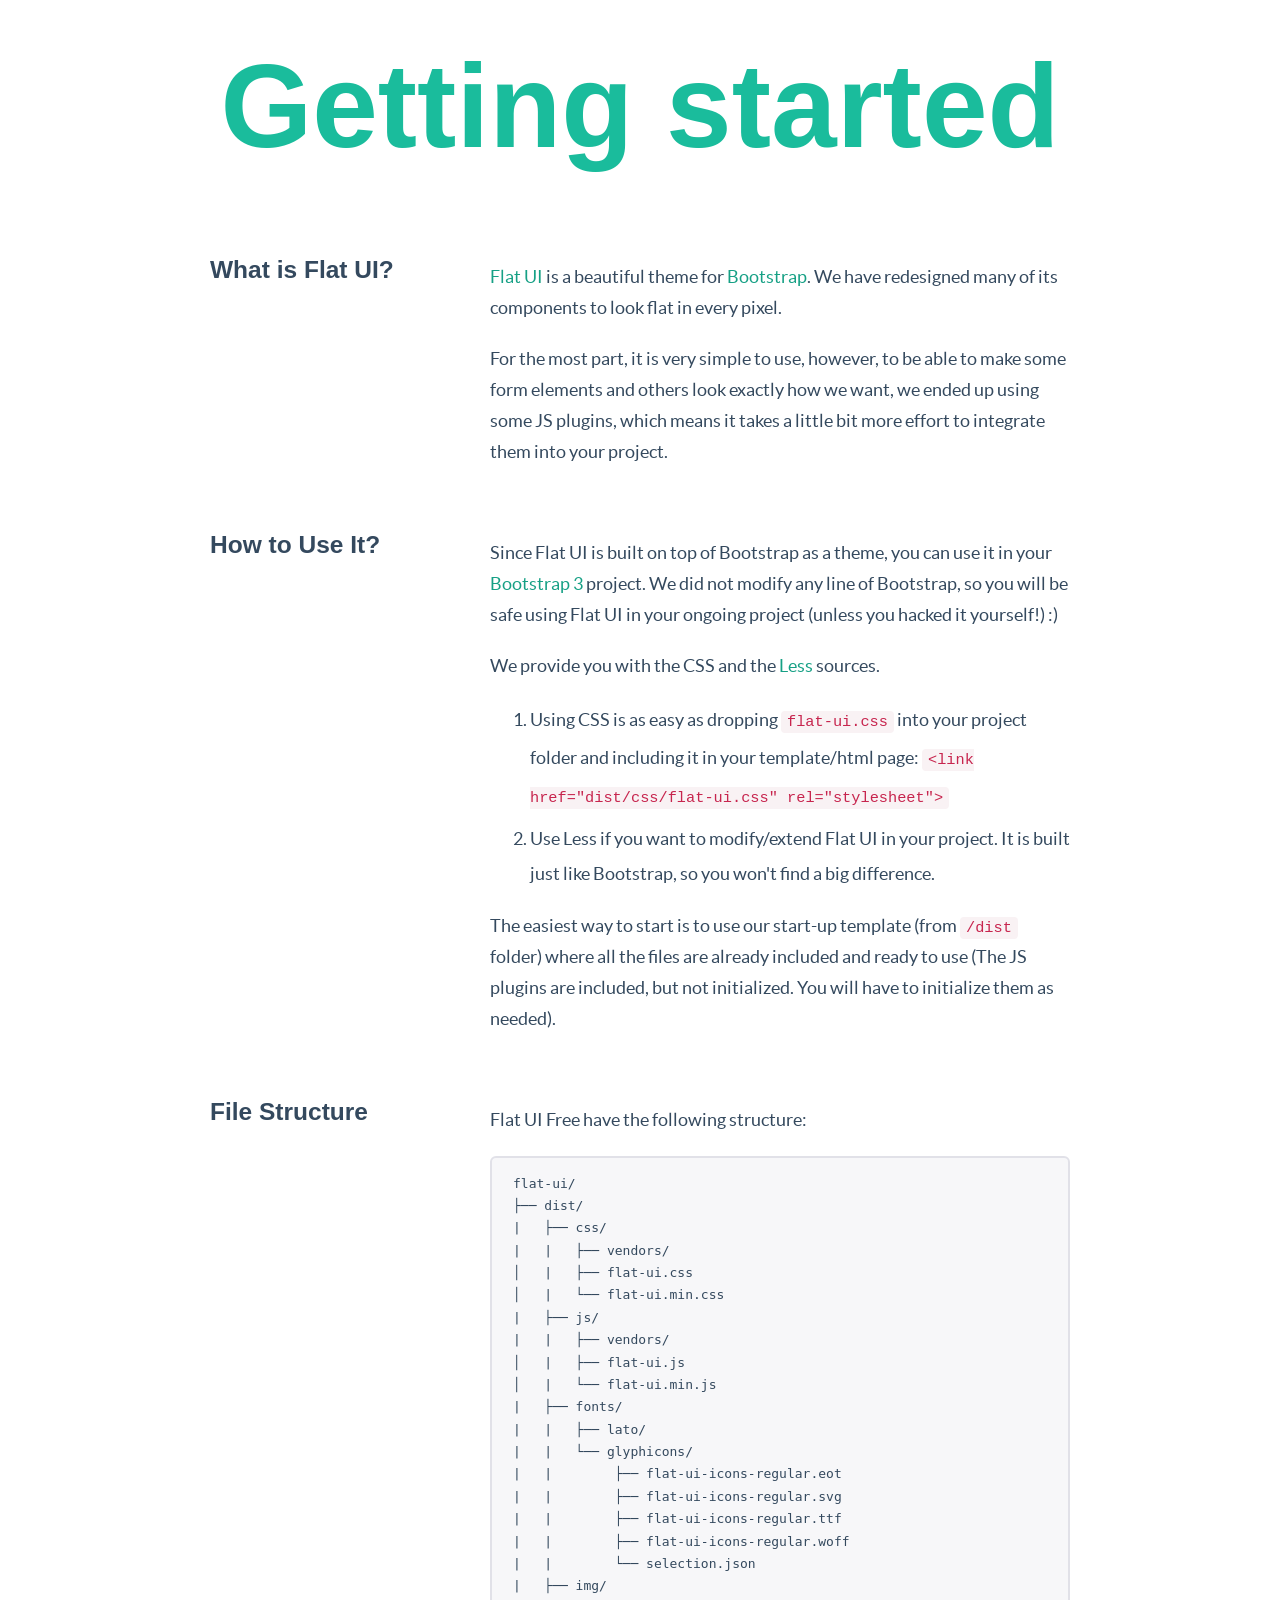
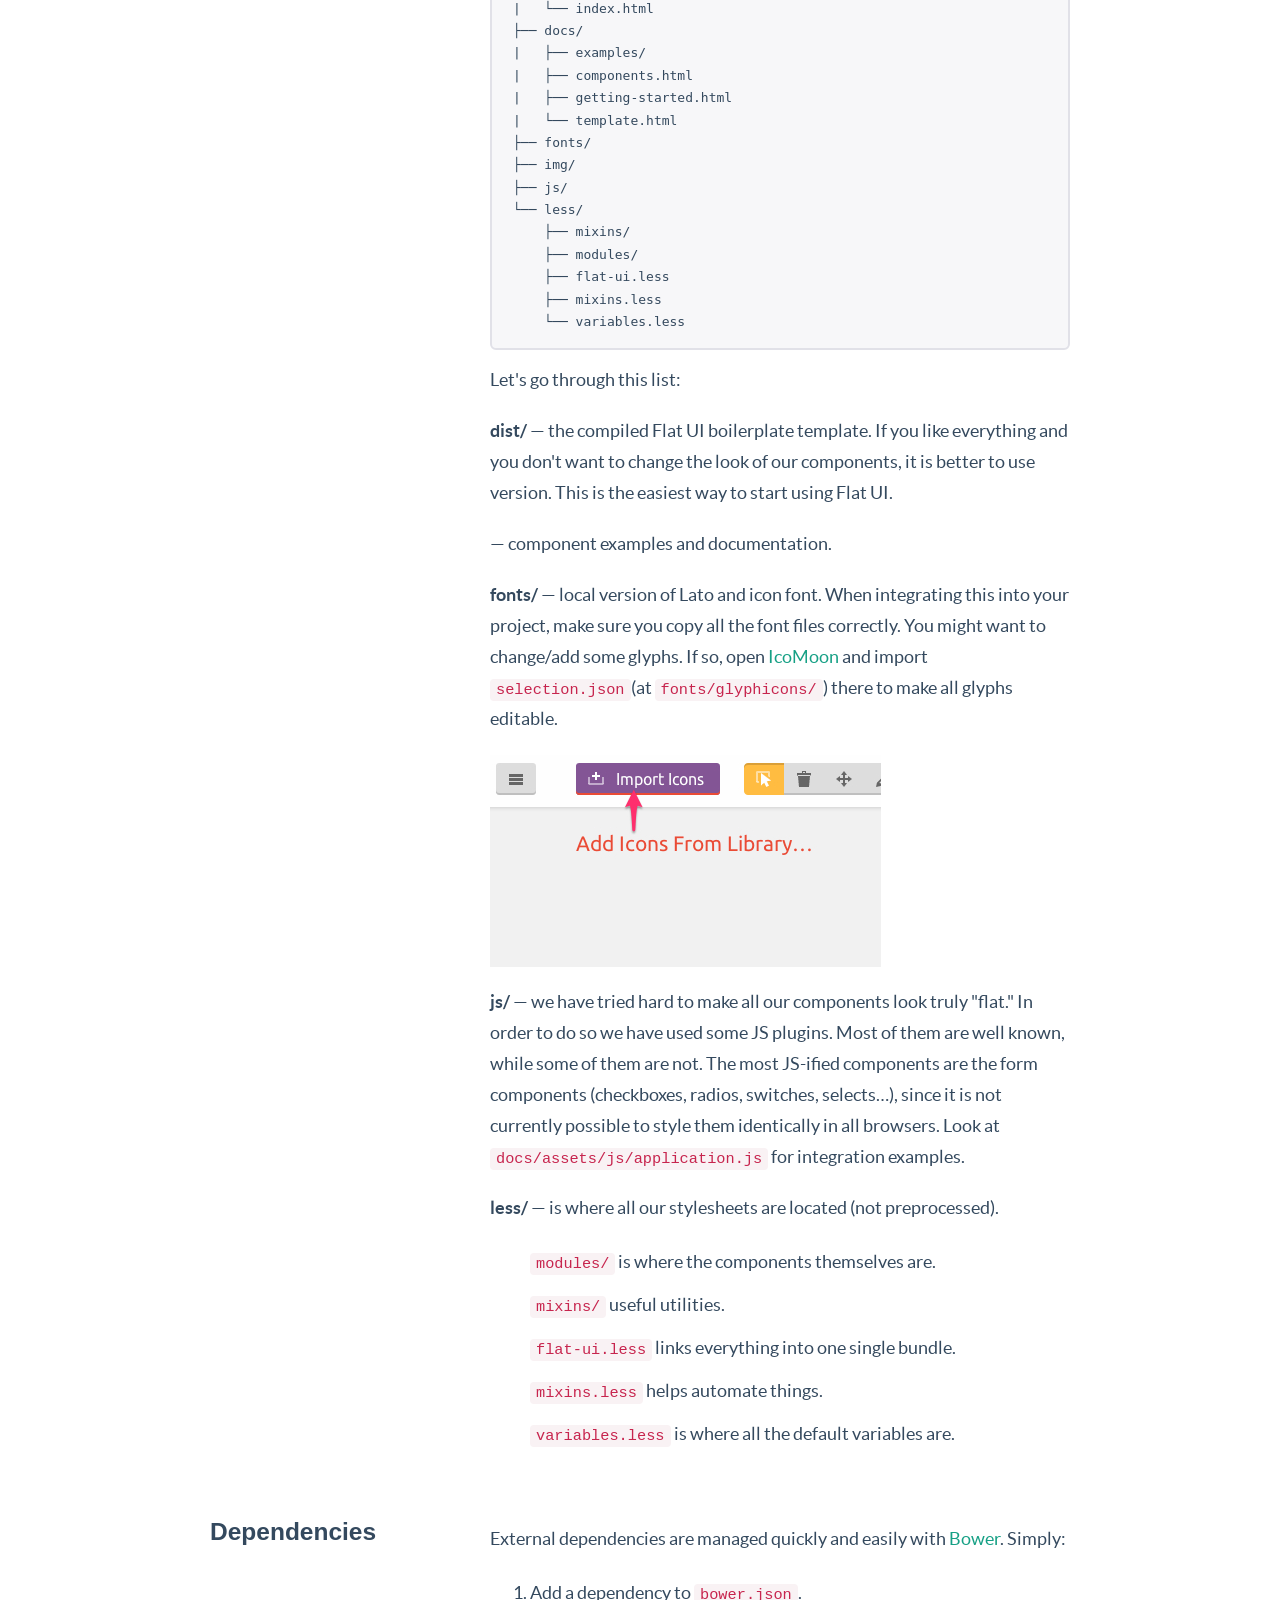
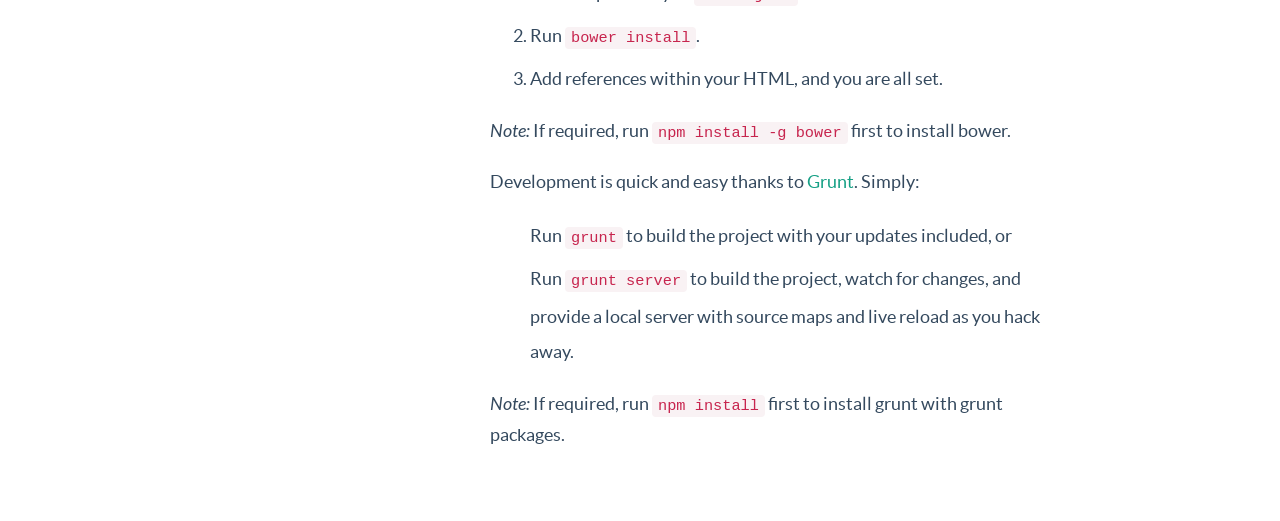
<file: FlatUI/docs/getting-started.html>
<!DOCTYPE html>
<html lang="en">
  <head>
    <meta charset="utf-8">
    <title>Getting started &middot; Flat UI Free</title>
    <meta name="viewport" content="width=device-width, initial-scale=1.0">

    <!-- Loading Bootstrap -->
    <link href="../dist/css/vendor/bootstrap.min.css" rel="stylesheet">

    <!-- Loading Flat UI -->
    <link href="../dist/css/flat-ui.css" rel="stylesheet">
    <link href="assets/css/docs.css" rel="stylesheet">

    <link rel="shortcut icon" href="../img/favicon.ico">

    <!-- HTML5 shim, for IE6-8 support of HTML5 elements. All other JS at the end of file. -->
    <!--[if lt IE 9]>
      <script src="../dist/js/vendor/html5shiv.js"></script>
      <script src="../dist/js/vendor/respond.min.js"></script>
    <![endif]-->
  </head>
  <body>
    <h1 class="demo-headline">Getting started</h1>
    <div class="container">
      <div class="demo-row">
        <div class="demo-title">
          <h3>What is Flat UI?</h3>
        </div>

        <div class="demo-content demo-content-article">
          <p>
            <a href="http://designmodo.com/flat" target="_blank">Flat UI</a>
            is a beautiful theme for <a href="http://getbootstrap.com" target="_blank">Bootstrap</a>.
            We have redesigned many of its components to look flat in every pixel.
          </p>
          <p>
            For the most part, it is very simple to use, however, to be able to make some form elements and others look exactly how we want, we ended up using some JS plugins, which means it takes a little bit more effort to integrate them into your project.
          </p>
        </div>
      </div><!-- /.demo-row -->

      <div class="demo-row">
        <div class="demo-title">
          <h3>How to Use It?</h3>
        </div>

        <div class="demo-content demo-content-article">
          <p>
            Since Flat UI is built on top of Bootstrap as a theme, you can use it in your <a href="http://getbootstrap.com/" target="_blank">Bootstrap 3</a> project.
            We did not modify any line of Bootstrap, so you will be safe using Flat UI in your ongoing project
            (unless you hacked it yourself!) :)
          </p>
          <p>
            We provide you with the CSS and the <a href="http://lesscss.org/" target="_blank">Less</a> sources.
          </p>
          <ol>
            <li>
              Using CSS is as easy as dropping <code>flat-ui.css</code> into your project folder and
              including it in your template/html page:
              <code>&lt;link href="dist/css/flat-ui.css" rel="stylesheet"&gt;</code>
            </li>
            <li>
              Use Less if you want to modify/extend Flat UI in your project. It is built just like Bootstrap, so
              you won't find a big difference.
            </li>
          </ol>
          <p>
            The easiest way to start is to use our start-up template (from <code>/dist</code> folder) where all the files are already included
            and ready to use (The JS plugins are included, but not initialized. You will have to initialize them as needed).
          </p>
        </div>
      </div><!-- /.demo-row -->

      <div class="demo-row">
        <div class="demo-title">
          <h3>File Structure</h3>
        </div>

        <div class="demo-content demo-content-article">
          <p>
            Flat UI Free have the following structure:
          </p>
<pre class="prettyprint">
flat-ui/
├── dist/
|   ├── css/
|   |   ├── vendors/
│   |   ├── flat-ui.css
│   |   └── flat-ui.min.css
|   ├── js/
|   |   ├── vendors/
│   |   ├── flat-ui.js
│   |   └── flat-ui.min.js
|   ├── fonts/
|   |   ├── lato/
|   |   └── glyphicons/
|   |        ├── flat-ui-icons-regular.eot
|   |        ├── flat-ui-icons-regular.svg
|   |        ├── flat-ui-icons-regular.ttf
|   |        ├── flat-ui-icons-regular.woff
|   |        └── selection.json
|   ├── img/
|   └── index.html
├── docs/
|   ├── examples/
|   ├── components.html
|   ├── getting-started.html
|   └── template.html
├── fonts/
├── img/
├── js/
└── less/
    ├── mixins/
    ├── modules/
    ├── flat-ui.less
    ├── mixins.less
    └── variables.less
</pre>
          <p>
            Let's go through this list:
          </p>

          <p>
            <strong>dist/</strong> &mdash; the compiled Flat UI boilerplate template. If you like everything and you don't want
            to change the look of our components, it is better to use version. This is the easiest
            way to start using Flat UI.
          </p>

          <p>
            <strong></strong> &mdash; component examples and documentation.
          </p>

          <p>
            <strong>fonts/</strong> &mdash; local version of Lato and icon font. When integrating this into your project, make sure you
            copy all the font files correctly. You might want to change/add some glyphs. If so, open
            <a href="http://icomoon.io/app">IcoMoon</a> and import <code>selection.json</code>(at <code>fonts/glyphicons/</code>)
            there to make all glyphs editable.
          </p>

          <p>
            <img src="assets/img/getting-started/icomoon_import.jpg" alt="" />
          </p>

          <p>
            <strong>js/</strong> &mdash; we have tried hard to make all our components look truly "flat." In order to do
            so we have used some JS plugins. Most of them are well known, while some of them are not. The most JS-ified
            components are the form components (checkboxes, radios, switches, selects…), since it is not currently possible
            to style them identically in all browsers. Look at <code>docs/assets/js/application.js</code> for integration
            examples.
          </p>

          <p>
            <strong>less/</strong> &mdash; is where all our stylesheets are located (not preprocessed).
          </p>

          <ul>
            <li>
              <code>modules/</code> is where the components themselves are.
            </li>
            <li>
              <code>mixins/</code> useful utilities.
            </li>
            <li>
              <code>flat-ui.less</code> links everything into one single bundle.
            </li>
            <li>
              <code>mixins.less</code> helps automate things.
            </li>
            <li>
              <code>variables.less</code> is where all the default variables are.
            </li>
          </ul>

        </div>
      </div><!-- /.demo-row -->

      <div class="demo-row">
        <div class="demo-title">
          <h3>Dependencies</h3>
        </div>

        <div class="demo-content demo-content-article">
          <p>
            External dependencies are managed quickly and easily with <a href="http://bower.io">Bower</a>. Simply:
          </p>
          <ol>
            <li>
              Add a dependency to <code>bower.json</code>.
            </li>
            <li>
              Run <code>bower install</code>.
            </li>
            <li>
              Add references within your HTML, and you are all set.
            </li>
          </ol>
          <p>
            <em>Note:</em> If required, run <code>npm install -g bower</code> first to install bower.
          </p>
          <p>
            Development is quick and easy thanks to <a href="http://gruntjs.com/">Grunt</a>. Simply:
          </p>
          <ul>
            <li>
              Run <code>grunt</code> to build the project with your updates included, or
            </li>
            <li>
              Run <code>grunt server</code> to build the project, watch for changes, and provide a local server with source maps and live reload as you hack away.
            </li>
          </ul>
          <p>
            <em>Note:</em> If required, run <code>npm install</code> first to install grunt with grunt packages.
          </p>
        </div>
      </div><!-- /.demo-row -->

    </div><!-- /.container -->
  </body>
</html>
</file>
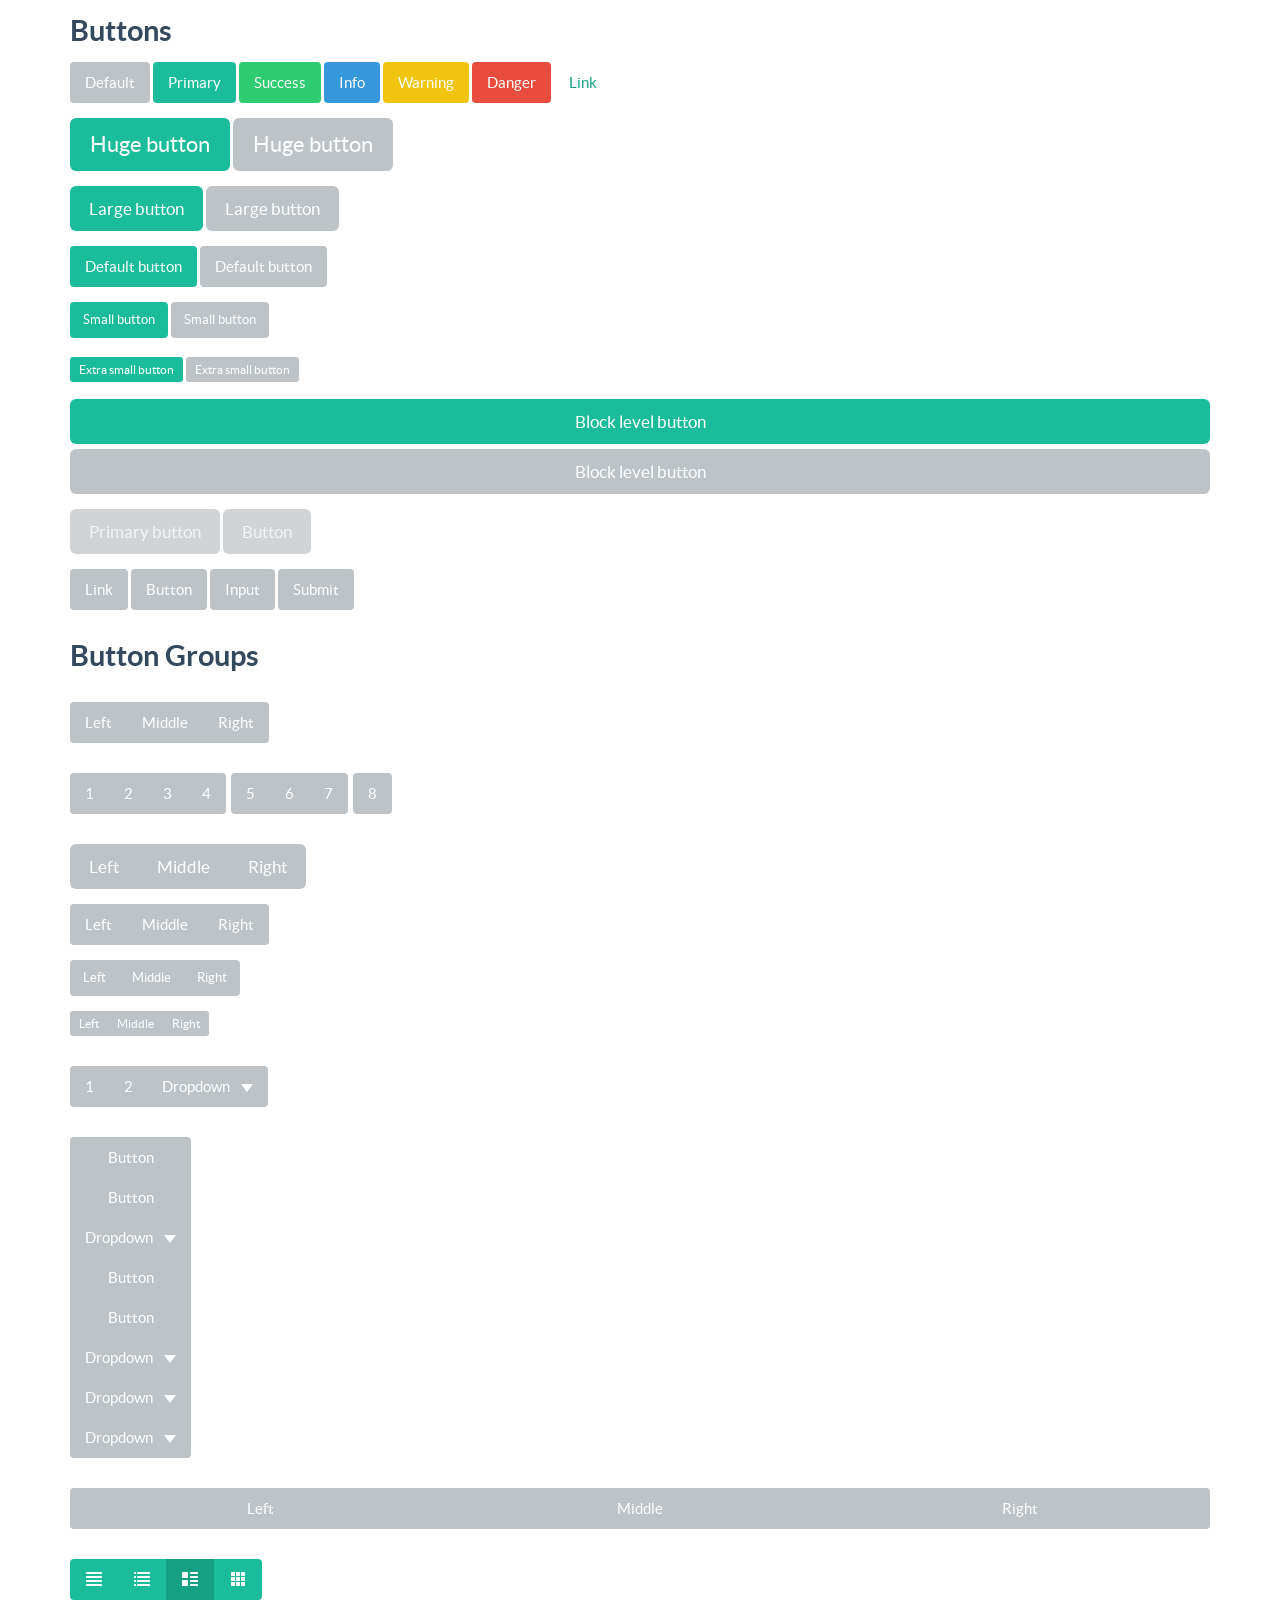
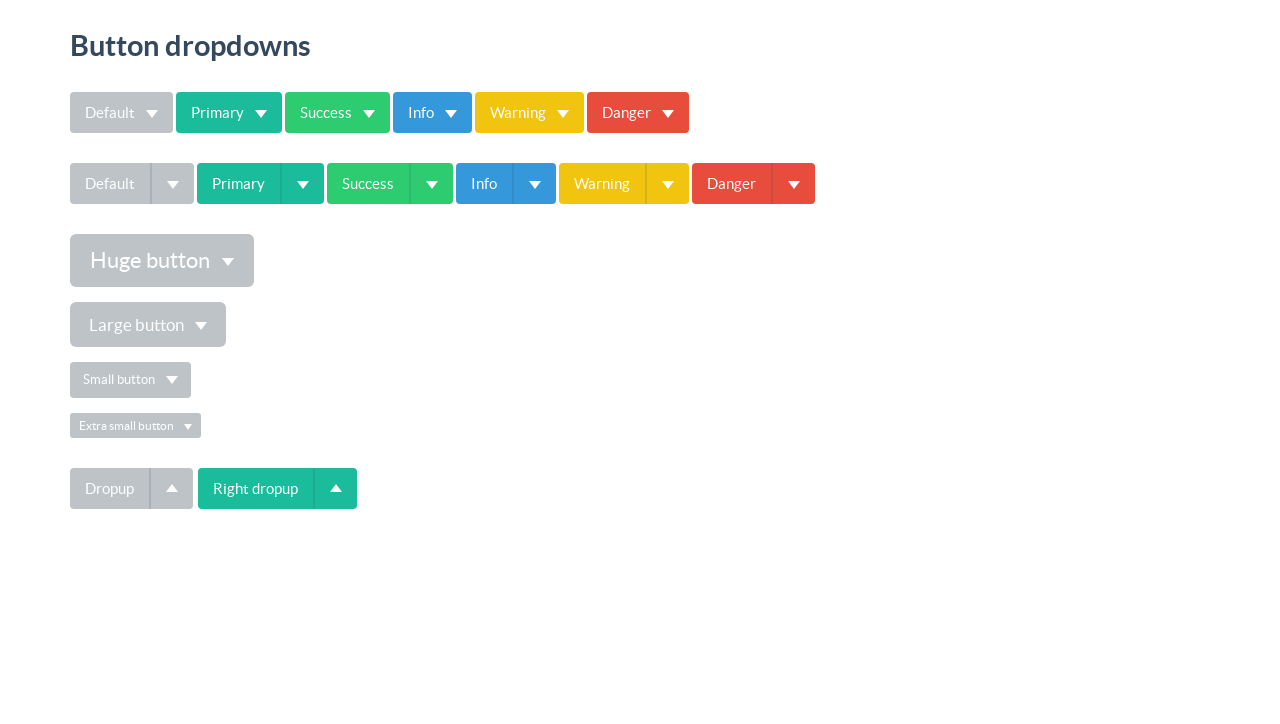
<file: FlatUI/docs/examples/buttons.html>
<!DOCTYPE html>
<html lang="en">
  <head>
    <meta charset="utf-8">
    <title>Flat UI Free</title>
    <meta name="viewport" content="width=device-width, initial-scale=1.0">

    <!-- Loading Bootstrap -->
    <link href="../../dist/css/vendor/bootstrap.min.css" rel="stylesheet">

    <!-- Loading Flat UI -->
    <link href="../../dist/css/flat-ui.css" rel="stylesheet">

    <link rel="shortcut icon" href="../../dist/img/favicon.ico">

    <!-- HTML5 shim, for IE6-8 support of HTML5 elements. All other JS at the end of file. -->
    <!--[if lt IE 9]>
      <script src="../../dist/js/vendor/html5shiv.js"></script>
      <script src="../../dist/js/vendor/respond.min.js"></script>
    <![endif]-->
  </head>
  <body>

    <style>
      body {
        padding-bottom: 200px;
      }
    </style>

    <div class="container">
      <h4>Buttons</h4>
      <div class="row">
        <div class="col-md-12">
          <p>
            <!-- Standard gray button with gradient -->
            <button type="button" class="btn btn-default">Default</button>

            <!-- Provides extra visual weight and identifies the primary action in a set of buttons -->
            <button type="button" class="btn btn-primary">Primary</button>

            <!-- Indicates a successful or positive action -->
            <button type="button" class="btn btn-success">Success</button>

            <!-- Contextual button for informational alert messages -->
            <button type="button" class="btn btn-info">Info</button>

            <!-- Indicates caution should be taken with this action -->
            <button type="button" class="btn btn-warning">Warning</button>

            <!-- Indicates a dangerous or potentially negative action -->
            <button type="button" class="btn btn-danger">Danger</button>

            <!-- Deemphasize a button by making it look like a link while maintaining button behavior -->
            <button type="button" class="btn btn-link">Link</button>
          </p>
        </div>
      </div>
      <div class="row">
        <div class="col-md-12">
          <p>
            <button type="button" class="btn btn-primary btn-hg">Huge button</button>
            <button type="button" class="btn btn-default btn-hg">Huge button</button>
          </p>
          <p>
            <button type="button" class="btn btn-primary btn-lg">Large button</button>
            <button type="button" class="btn btn-default btn-lg">Large button</button>
          </p>
          <p>
            <button type="button" class="btn btn-primary">Default button</button>
            <button type="button" class="btn btn-default">Default button</button>
          </p>
          <p>
            <button type="button" class="btn btn-primary btn-sm">Small button</button>
            <button type="button" class="btn btn-default btn-sm">Small button</button>
          </p>
          <p>
            <button type="button" class="btn btn-primary btn-xs">Extra small button</button>
            <button type="button" class="btn btn-default btn-xs">Extra small button</button>
          </p>
        </div>
      </div>
      <div class="row">
        <div class="col-md-12">
          <p>
            <button type="button" class="btn btn-primary btn-lg btn-block">Block level button</button>
            <button type="button" class="btn btn-default btn-lg btn-block">Block level button</button>
          </p>
        </div>
      </div>
      <div class="row">
        <div class="col-md-12">
          <p>
            <button type="button" class="btn btn-lg btn-primary" disabled="disabled">Primary button</button>
            <button type="button" class="btn btn-default btn-lg" disabled="disabled">Button</button>
          </p>
        </div>
      </div>
      <div class="row">
        <div class="col-md-12">
          <p>
            <a class="btn btn-default" href="#">Link</a>
            <button class="btn btn-default" type="submit">Button</button>
            <input class="btn btn-default" type="button" value="Input">
            <input class="btn btn-default" type="submit" value="Submit">
          </p>
        </div>
      </div>
      <h4>Button Groups</h4>
      <div class="row">
        <div class="col-md-12">
          <p>
            <div class="btn-group">
              <button type="button" class="btn btn-default">Left</button>
              <button type="button" class="btn btn-default">Middle</button>
              <button type="button" class="btn btn-default">Right</button>
            </div>
          </p>
        </div>
      </div>
      <div class="row">
        <div class="col-md-12">
          <p>
            <div class="btn-toolbar">
              <div class="btn-group">
                <button class="btn btn-default" type="button">1</button>
                <button class="btn btn-default" type="button">2</button>
                <button class="btn btn-default" type="button">3</button>
                <button class="btn btn-default" type="button">4</button>
              </div>
              <div class="btn-group">
                <button class="btn btn-default" type="button">5</button>
                <button class="btn btn-default" type="button">6</button>
                <button class="btn btn-default" type="button">7</button>
              </div>
              <div class="btn-group">
                <button class="btn btn-default" type="button">8</button>
              </div>
            </div>
          </p>
        </div>
      </div>
      <div class="row">
        <div class="col-md-12">
          <p>
            <div class="btn-toolbar">
              <div class="btn-group btn-group-lg">
                <button class="btn btn-default" type="button">Left</button>
                <button class="btn btn-default" type="button">Middle</button>
                <button class="btn btn-default" type="button">Right</button>
              </div>
            </div>
          </p>
          <p>
            <div class="btn-toolbar">
              <div class="btn-group">
                <button class="btn btn-default" type="button">Left</button>
                <button class="btn btn-default" type="button">Middle</button>
                <button class="btn btn-default" type="button">Right</button>
              </div>
            </div>
          </p>
          <p>
            <div class="btn-toolbar">
              <div class="btn-group btn-group-sm">
                <button class="btn btn-default" type="button">Left</button>
                <button class="btn btn-default" type="button">Middle</button>
                <button class="btn btn-default" type="button">Right</button>
              </div>
            </div>
          </p>
          <p>
            <div class="btn-toolbar">
              <div class="btn-group btn-group-xs">
                <button class="btn btn-default" type="button">Left</button>
                <button class="btn btn-default" type="button">Middle</button>
                <button class="btn btn-default" type="button">Right</button>
              </div>
            </div>
          </p>
        </div>
      </div>
      <div class="row">
        <div class="col-md-12">
          <p>
            <div class="btn-group">
              <button class="btn btn-default" type="button">1</button>
              <button class="btn btn-default" type="button">2</button>

              <div class="btn-group">
                <button data-toggle="dropdown" class="btn btn-default dropdown-toggle" type="button" id="btnGroupDrop1">
                  Dropdown
                  <span class="caret"></span>
                </button>
                <ul aria-labelledby="btnGroupDrop1" role="menu" class="dropdown-menu">
                  <li><a href="#">Dropdown link</a></li>
                  <li><a href="#">Dropdown link</a></li>
                </ul>
              </div>
            </div>
          </p>
        </div>
      </div>
      <div class="row">
        <div class="col-md-12">
          <p>
            <div class="btn-group-vertical">
              <button class="btn btn-default" type="button">Button</button>
              <button class="btn btn-default" type="button">Button</button>
              <div class="btn-group">
                <button data-toggle="dropdown" class="btn btn-default dropdown-toggle" type="button" id="btnGroupVerticalDrop1">
                  Dropdown
                  <span class="caret"></span>
                </button>
                <ul aria-labelledby="btnGroupVerticalDrop1" role="menu" class="dropdown-menu">
                  <li><a href="#">Dropdown link</a></li>
                  <li><a href="#">Dropdown link</a></li>
                </ul>
              </div>
              <button class="btn btn-default" type="button">Button</button>
              <button class="btn btn-default" type="button">Button</button>
              <div class="btn-group">
                <button data-toggle="dropdown" class="btn btn-default dropdown-toggle" type="button" id="btnGroupVerticalDrop2">
                  Dropdown
                  <span class="caret"></span>
                </button>
                <ul aria-labelledby="btnGroupVerticalDrop2" role="menu" class="dropdown-menu">
                  <li><a href="#">Dropdown link</a></li>
                  <li><a href="#">Dropdown link</a></li>
                </ul>
              </div>
              <div class="btn-group">
                <button data-toggle="dropdown" class="btn btn-default dropdown-toggle" type="button" id="btnGroupVerticalDrop3">
                  Dropdown
                  <span class="caret"></span>
                </button>
                <ul aria-labelledby="btnGroupVerticalDrop3" role="menu" class="dropdown-menu">
                  <li><a href="#">Dropdown link</a></li>
                  <li><a href="#">Dropdown link</a></li>
                </ul>
              </div>
              <div class="btn-group">
                <button data-toggle="dropdown" class="btn btn-default dropdown-toggle" type="button" id="btnGroupVerticalDrop4">
                  Dropdown
                  <span class="caret"></span>
                </button>
                <ul aria-labelledby="btnGroupVerticalDrop4" role="menu" class="dropdown-menu">
                  <li><a href="#">Dropdown link</a></li>
                  <li><a href="#">Dropdown link</a></li>
                </ul>
              </div>
            </div>
          </p>
        </div>
      </div>
      <div class="row">
        <div class="col-md-12">
          <p>
            <div class="btn-group btn-group-justified">
              <a class="btn btn-default" href="#">Left</a>
              <a class="btn btn-default" href="#">Middle</a>
              <a class="btn btn-default" href="#">Right</a>
            </div>
          </p>
        </div>
      </div>
      <div class="row">
        <div class="col-md-12">
          <p>
            <div class="btn-toolbar">
              <div class="btn-group">
                <a href="#fakelink" class="btn btn-primary"><i class="fui-list-columned"></i></a>
                <a href="#fakelink" class="btn btn-primary"><i class="fui-list-numbered"></i></a>
                <a href="#fakelink" class="btn btn-primary active"><i class="fui-list-thumbnailed"></i></a>
                <a href="#fakelink" class="btn btn-primary"><i class="fui-list-small-thumbnails"></i></a>
              </div>
            </div>
          </p>
        </div>
      </div>
      <h4>Button dropdowns</h4>
      <div class="row">
        <div class="col-md-12">
          <p>
            <div class="btn-group">
              <button data-toggle="dropdown" class="btn btn-default dropdown-toggle" type="button">Default <span class="caret"></span></button>
              <ul role="menu" class="dropdown-menu">
                <li><a href="#">Action</a></li>
                <li><a href="#">Another action</a></li>
                <li><a href="#">Something else here</a></li>
                <li class="divider"></li>
                <li><a href="#">Separated link</a></li>
              </ul>
            </div><!-- /btn-group -->
            <div class="btn-group">
              <button data-toggle="dropdown" class="btn btn-primary dropdown-toggle" type="button">Primary <span class="caret"></span></button>
              <ul role="menu" class="dropdown-menu">
                <li><a href="#">Action</a></li>
                <li><a href="#">Another action</a></li>
                <li><a href="#">Something else here</a></li>
                <li class="divider"></li>
                <li><a href="#">Separated link</a></li>
              </ul>
            </div><!-- /btn-group -->
            <div class="btn-group">
              <button data-toggle="dropdown" class="btn btn-success dropdown-toggle" type="button">Success <span class="caret"></span></button>
              <ul role="menu" class="dropdown-menu">
                <li><a href="#">Action</a></li>
                <li><a href="#">Another action</a></li>
                <li><a href="#">Something else here</a></li>
                <li class="divider"></li>
                <li><a href="#">Separated link</a></li>
              </ul>
            </div><!-- /btn-group -->
            <div class="btn-group">
              <button data-toggle="dropdown" class="btn btn-info dropdown-toggle" type="button">Info <span class="caret"></span></button>
              <ul role="menu" class="dropdown-menu">
                <li><a href="#">Action</a></li>
                <li><a href="#">Another action</a></li>
                <li><a href="#">Something else here</a></li>
                <li class="divider"></li>
                <li><a href="#">Separated link</a></li>
              </ul>
            </div><!-- /btn-group -->
            <div class="btn-group">
              <button data-toggle="dropdown" class="btn btn-warning dropdown-toggle" type="button">Warning <span class="caret"></span></button>
              <ul role="menu" class="dropdown-menu">
                <li><a href="#">Action</a></li>
                <li><a href="#">Another action</a></li>
                <li><a href="#">Something else here</a></li>
                <li class="divider"></li>
                <li><a href="#">Separated link</a></li>
              </ul>
            </div><!-- /btn-group -->
            <div class="btn-group">
              <button data-toggle="dropdown" class="btn btn-danger dropdown-toggle" type="button">Danger <span class="caret"></span></button>
              <ul role="menu" class="dropdown-menu">
                <li><a href="#">Action</a></li>
                <li><a href="#">Another action</a></li>
                <li><a href="#">Something else here</a></li>
                <li class="divider"></li>
                <li><a href="#">Separated link</a></li>
              </ul>
            </div><!-- /btn-group -->
          </p>
        </div>
      </div>
      <div class="row">
        <div class="col-md-12">
          <p>
            <div class="btn-group">
              <button class="btn btn-default" type="button">Default</button>
              <button data-toggle="dropdown" class="btn btn-default dropdown-toggle" type="button"><span class="caret"></span></button>
              <ul role="menu" class="dropdown-menu">
                <li><a href="#">Action</a></li>
                <li><a href="#">Another action</a></li>
                <li><a href="#">Something else here</a></li>
                <li class="divider"></li>
                <li><a href="#">Separated link</a></li>
              </ul>
            </div><!-- /btn-group -->
            <div class="btn-group">
              <button class="btn btn-primary" type="button">Primary</button>
              <button data-toggle="dropdown" class="btn btn-primary dropdown-toggle" type="button"><span class="caret"></span></button>
              <ul role="menu" class="dropdown-menu">
                <li><a href="#">Action</a></li>
                <li><a href="#">Another action</a></li>
                <li><a href="#">Something else here</a></li>
                <li class="divider"></li>
                <li><a href="#">Separated link</a></li>
              </ul>
            </div><!-- /btn-group -->
            <div class="btn-group">
              <button class="btn btn-success" type="button">Success</button>
              <button data-toggle="dropdown" class="btn btn-success dropdown-toggle" type="button"><span class="caret"></span></button>
              <ul role="menu" class="dropdown-menu">
                <li><a href="#">Action</a></li>
                <li><a href="#">Another action</a></li>
                <li><a href="#">Something else here</a></li>
                <li class="divider"></li>
                <li><a href="#">Separated link</a></li>
              </ul>
            </div><!-- /btn-group -->
            <div class="btn-group">
              <button class="btn btn-info" type="button">Info</button>
              <button data-toggle="dropdown" class="btn btn-info dropdown-toggle" type="button"><span class="caret"></span></button>
              <ul role="menu" class="dropdown-menu">
                <li><a href="#">Action</a></li>
                <li><a href="#">Another action</a></li>
                <li><a href="#">Something else here</a></li>
                <li class="divider"></li>
                <li><a href="#">Separated link</a></li>
              </ul>
            </div><!-- /btn-group -->
            <div class="btn-group">
              <button class="btn btn-warning" type="button">Warning</button>
              <button data-toggle="dropdown" class="btn btn-warning dropdown-toggle" type="button"><span class="caret"></span></button>
              <ul role="menu" class="dropdown-menu">
                <li><a href="#">Action</a></li>
                <li><a href="#">Another action</a></li>
                <li><a href="#">Something else here</a></li>
                <li class="divider"></li>
                <li><a href="#">Separated link</a></li>
              </ul>
            </div><!-- /btn-group -->
            <div class="btn-group">
              <button class="btn btn-danger" type="button">Danger</button>
              <button data-toggle="dropdown" class="btn btn-danger dropdown-toggle" type="button"><span class="caret"></span></button>
              <ul role="menu" class="dropdown-menu">
                <li><a href="#">Action</a></li>
                <li><a href="#">Another action</a></li>
                <li><a href="#">Something else here</a></li>
                <li class="divider"></li>
                <li><a href="#">Separated link</a></li>
              </ul>
            </div><!-- /btn-group -->
          </p>
        </div>
      </div>
      <div class="row">
        <div class="col-md-12">
          <p>
            <div class="btn-toolbar">
              <div class="btn-group">
                <button data-toggle="dropdown" type="button" class="btn btn-default btn-hg dropdown-toggle">
                  Huge button <span class="caret"></span>
                </button>
                <ul role="menu" class="dropdown-menu">
                  <li><a href="#">Action</a></li>
                  <li><a href="#">Another action</a></li>
                  <li><a href="#">Something else here</a></li>
                  <li class="divider"></li>
                  <li><a href="#">Separated link</a></li>
                </ul>
              </div><!-- /btn-group -->
            </div><!-- /btn-toolbar -->
          </p>
          <p>
            <div class="btn-toolbar">
              <div class="btn-group">
                <button data-toggle="dropdown" type="button" class="btn btn-default btn-lg dropdown-toggle">
                  Large button <span class="caret"></span>
                </button>
                <ul role="menu" class="dropdown-menu">
                  <li><a href="#">Action</a></li>
                  <li><a href="#">Another action</a></li>
                  <li><a href="#">Something else here</a></li>
                  <li class="divider"></li>
                  <li><a href="#">Separated link</a></li>
                </ul>
              </div><!-- /btn-group -->
            </div><!-- /btn-toolbar -->
          </p>
          <p>
            <div class="btn-toolbar">
              <div class="btn-group">
                <button data-toggle="dropdown" type="button" class="btn btn-default btn-sm dropdown-toggle">
                  Small button <span class="caret"></span>
                </button>
                <ul role="menu" class="dropdown-menu">
                  <li><a href="#">Action</a></li>
                  <li><a href="#">Another action</a></li>
                  <li><a href="#">Something else here</a></li>
                  <li class="divider"></li>
                  <li><a href="#">Separated link</a></li>
                </ul>
              </div><!-- /btn-group -->
            </div><!-- /btn-toolbar -->
          </p>
          <p>
            <div class="btn-toolbar">
              <div class="btn-group">
                <button data-toggle="dropdown" type="button" class="btn btn-default btn-xs dropdown-toggle">
                  Extra small button <span class="caret"></span>
                </button>
                <ul role="menu" class="dropdown-menu">
                  <li><a href="#">Action</a></li>
                  <li><a href="#">Another action</a></li>
                  <li><a href="#">Something else here</a></li>
                  <li class="divider"></li>
                  <li><a href="#">Separated link</a></li>
                </ul>
              </div><!-- /btn-group -->
            </div><!-- /btn-toolbar -->
          </p>
        </div>
      </div>
      <div class="row">
        <div class="col-md-12">
          <p>
            <div class="btn-toolbar">
              <div class="btn-group dropup">
                <button class="btn btn-default" type="button">Dropup</button>
                <button data-toggle="dropdown" class="btn btn-default dropdown-toggle" type="button"><span class="caret"></span></button>
                <ul role="menu" class="dropdown-menu">
                  <li><a href="#">Action</a></li>
                  <li><a href="#">Another action</a></li>
                  <li><a href="#">Something else here</a></li>
                  <li class="divider"></li>
                  <li><a href="#">Separated link</a></li>
                </ul>
              </div><!-- /btn-group -->
              <div class="btn-group dropup">
                <button class="btn btn-primary" type="button">Right dropup</button>
                <button data-toggle="dropdown" class="btn btn-primary dropdown-toggle" type="button"><span class="caret"></span></button>
                <ul role="menu" class="dropdown-menu pull-right">
                  <li><a href="#">Action</a></li>
                  <li><a href="#">Another action</a></li>
                  <li><a href="#">Something else here</a></li>
                  <li class="divider"></li>
                  <li><a href="#">Separated link</a></li>
                </ul>
              </div><!-- /btn-group -->
            </div>
          </p>
        </div>
      </div>
    </div>
    <!-- /.container -->

  </body>
</html>
</file>
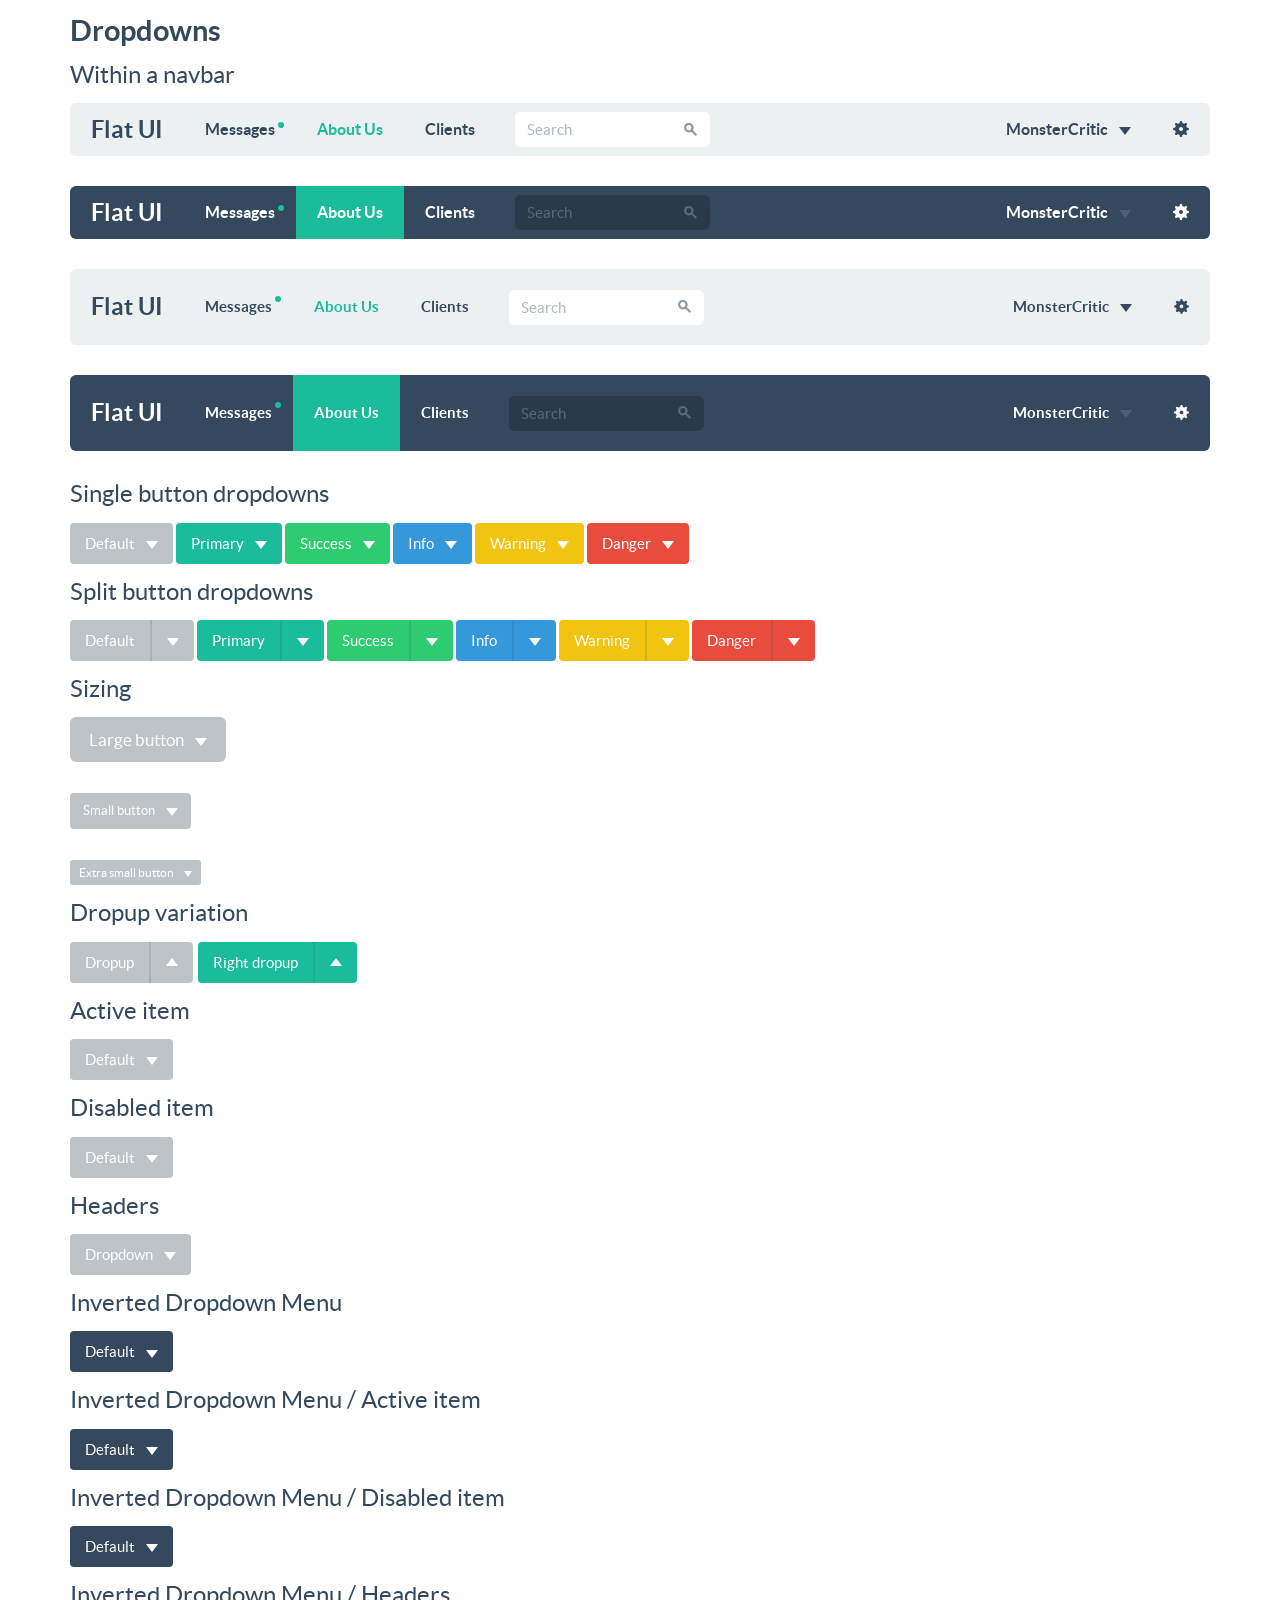
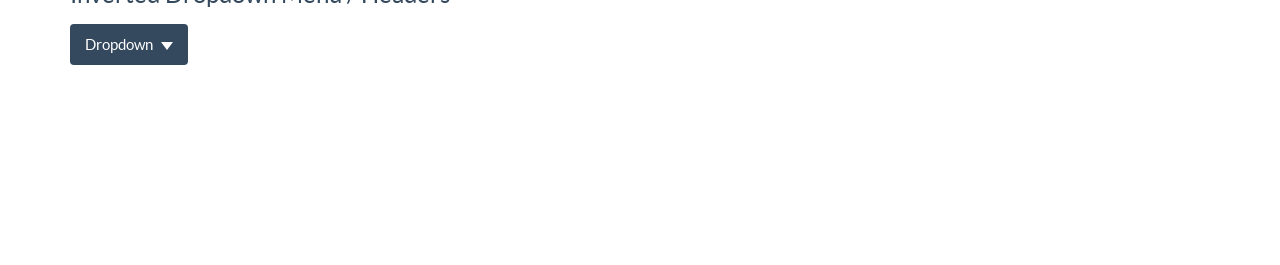
<file: FlatUI/docs/examples/dropdowns.html>
<!DOCTYPE html>
<html lang="en">
  <head>
    <meta charset="utf-8">
    <title>Flat UI Free</title>
    <meta name="viewport" content="width=device-width, initial-scale=1.0">

    <!-- Loading Bootstrap -->
    <link href="../../dist/css/vendor/bootstrap.min.css" rel="stylesheet">

    <!-- Loading Flat UI -->
    <link href="../../dist/css/flat-ui.css" rel="stylesheet">

    <link rel="shortcut icon" href="../../dist/img/favicon.ico">

    <!-- HTML5 shim, for IE6-8 support of HTML5 elements. All other JS at the end of file. -->
    <!--[if lt IE 9]>
      <script src="../../dist/js/vendor/html5shiv.js"></script>
      <script src="../../dist/js/vendor/respond.min.js"></script>
    <![endif]-->
  </head>
  <body>

    <style>
      body {
        padding-bottom: 200px;
      }
    </style>

    <div class="container">

      <h4>Dropdowns</h4>

      <h6>Within a navbar</h6>

      <nav class="navbar navbar-default" role="navigation">
        <!-- Brand and toggle get grouped for better mobile display -->
        <div class="navbar-header">
          <button type="button" class="navbar-toggle" data-toggle="collapse" data-target="#bs-example-navbar-collapse-1">
            <span class="sr-only">Toggle navigation</span>
          </button>
          <a class="navbar-brand" href="#">Flat UI</a>
        </div>

        <!-- Collect the nav links, forms, and other content for toggling -->
        <div class="collapse navbar-collapse" id="bs-example-navbar-collapse-1">
          <ul class="nav navbar-nav">
            <li><a href="#">Messages<span class="navbar-unread">1</span></a></li>
            <li class="active"><a href="#">About Us</a></li>
            <li><a href="#">Clients</a></li>
           </ul>
          <form class="navbar-form navbar-left" action="#" role="search">
            <div class="form-group">
              <div class="input-group">
                <input class="form-control" id="navbarInput-01" type="search" placeholder="Search">
                <span class="input-group-btn">
                  <button type="submit" class="btn"><span class="fui-search"></span></button>
                </span>
              </div>
            </div>
          </form>
          <ul class="nav navbar-nav navbar-right">
            <li class="dropdown">
              <a href="#" class="dropdown-toggle" data-toggle="dropdown">MonsterCritic <b class="caret"></b></a>
              <ul class="dropdown-menu">
                <li><a href="#">Action</a></li>
                <li><a href="#">Another action</a></li>
                <li><a href="#">Something else here</a></li>
                <li class="divider"></li>
                <li><a href="#">Separated link</a></li>
              </ul>
            </li>
            <li><a href="#"><span class="visible-sm visible-xs">Settings<span class="fui-gear"></span></span><span class="visible-md visible-lg"><span class="fui-gear"></span></span></a></li>
          </ul>
        </div><!-- /.navbar-collapse -->
      </nav>

      <nav class="navbar navbar-inverse" role="navigation">
        <!-- Brand and toggle get grouped for better mobile display -->
        <div class="navbar-header">
          <button type="button" class="navbar-toggle" data-toggle="collapse" data-target="#bs-example-navbar-collapse-1">
            <span class="sr-only">Toggle navigation</span>
          </button>
          <a class="navbar-brand" href="#">Flat UI</a>
        </div>

        <!-- Collect the nav links, forms, and other content for toggling -->
        <div class="collapse navbar-collapse" id="bs-example-navbar-collapse-1">
          <ul class="nav navbar-nav">
            <li><a href="#">Messages<span class="navbar-unread">1</span></a></li>
            <li class="active"><a href="#">About Us</a></li>
            <li><a href="#">Clients</a></li>
           </ul>
          <form class="navbar-form navbar-left" action="#" role="search">
            <div class="form-group">
              <div class="input-group">
                <input class="form-control" id="navbarInput-01" type="search" placeholder="Search">
                <span class="input-group-btn">
                  <button type="submit" class="btn"><span class="fui-search"></span></button>
                </span>
              </div>
            </div>
          </form>
          <ul class="nav navbar-nav navbar-right">
            <li class="dropdown">
              <a href="#" class="dropdown-toggle" data-toggle="dropdown">MonsterCritic <b class="caret"></b></a>
              <ul class="dropdown-menu">
                <li><a href="#">Action</a></li>
                <li><a href="#">Another action</a></li>
                <li><a href="#">Something else here</a></li>
                <li class="divider"></li>
                <li><a href="#">Separated link</a></li>
              </ul>
            </li>
            <li><a href="#"><span class="visible-sm visible-xs">Settings<span class="fui-gear"></span></span><span class="visible-md visible-lg"><span class="fui-gear"></span></span></a></li>
          </ul>
        </div><!-- /.navbar-collapse -->
      </nav>

      <nav class="navbar navbar-default navbar-lg" role="navigation">
        <!-- Brand and toggle get grouped for better mobile display -->
        <div class="navbar-header">
          <button type="button" class="navbar-toggle" data-toggle="collapse" data-target="#bs-example-navbar-collapse-1">
            <span class="sr-only">Toggle navigation</span>
          </button>
          <a class="navbar-brand" href="#">Flat UI</a>
        </div>

        <!-- Collect the nav links, forms, and other content for toggling -->
        <div class="collapse navbar-collapse" id="bs-example-navbar-collapse-1">
          <ul class="nav navbar-nav">
            <li><a href="#">Messages<span class="navbar-unread">1</span></a></li>
            <li class="active"><a href="#">About Us</a></li>
            <li><a href="#">Clients</a></li>
           </ul>
          <form class="navbar-form navbar-left" action="#" role="search">
            <div class="form-group">
              <div class="input-group">
                <input class="form-control" id="navbarInput-01" type="search" placeholder="Search">
                <span class="input-group-btn">
                  <button type="submit" class="btn"><span class="fui-search"></span></button>
                </span>
              </div>
            </div>
          </form>
          <ul class="nav navbar-nav navbar-right">
            <li class="dropdown">
              <a href="#" class="dropdown-toggle" data-toggle="dropdown">MonsterCritic <b class="caret"></b></a>
              <ul class="dropdown-menu">
                <li><a href="#">Action</a></li>
                <li><a href="#">Another action</a></li>
                <li><a href="#">Something else here</a></li>
                <li class="divider"></li>
                <li><a href="#">Separated link</a></li>
              </ul>
            </li>
            <li><a href="#"><span class="visible-sm visible-xs">Settings<span class="fui-gear"></span></span><span class="visible-md visible-lg"><span class="fui-gear"></span></span></a></li>
          </ul>
        </div><!-- /.navbar-collapse -->
      </nav>

      <nav class="navbar navbar-inverse navbar-lg" role="navigation">
        <!-- Brand and toggle get grouped for better mobile display -->
        <div class="navbar-header">
          <button type="button" class="navbar-toggle" data-toggle="collapse" data-target="#bs-example-navbar-collapse-1">
            <span class="sr-only">Toggle navigation</span>
          </button>
          <a class="navbar-brand" href="#">Flat UI</a>
        </div>

        <!-- Collect the nav links, forms, and other content for toggling -->
        <div class="collapse navbar-collapse" id="bs-example-navbar-collapse-1">
          <ul class="nav navbar-nav">
            <li><a href="#">Messages<span class="navbar-unread">1</span></a></li>
            <li class="active"><a href="#">About Us</a></li>
            <li><a href="#">Clients</a></li>
           </ul>
          <form class="navbar-form navbar-left" action="#" role="search">
            <div class="form-group">
              <div class="input-group">
                <input class="form-control" id="navbarInput-01" type="search" placeholder="Search">
                <span class="input-group-btn">
                  <button type="submit" class="btn"><span class="fui-search"></span></button>
                </span>
              </div>
            </div>
          </form>
          <ul class="nav navbar-nav navbar-right">
            <li class="dropdown">
              <a href="#" class="dropdown-toggle" data-toggle="dropdown">MonsterCritic <b class="caret"></b></a>
              <ul class="dropdown-menu">
                <li><a href="#">Action</a></li>
                <li><a href="#">Another action</a></li>
                <li><a href="#">Something else here</a></li>
                <li class="divider"></li>
                <li><a href="#">Separated link</a></li>
              </ul>
            </li>
            <li><a href="#"><span class="visible-sm visible-xs">Settings<span class="fui-gear"></span></span><span class="visible-md visible-lg"><span class="fui-gear"></span></span></a></li>
          </ul>
        </div><!-- /.navbar-collapse -->
      </nav>

      <h6>Single button dropdowns</h6>

      <div class="row">
        <div class="col-md-12">
          <div class="btn-group">
            <button data-toggle="dropdown" class="btn btn-default dropdown-toggle" type="button">Default <span class="caret"></span></button>
            <ul role="menu" class="dropdown-menu">
              <li><a href="#">Action</a></li>
              <li><a href="#">Another action</a></li>
              <li><a href="#">Something else here</a></li>
              <li class="divider"></li>
              <li><a href="#">Separated link</a></li>
            </ul>
          </div><!-- /btn-group -->
          <div class="btn-group">
            <button data-toggle="dropdown" class="btn btn-primary dropdown-toggle" type="button">Primary <span class="caret"></span></button>
            <ul role="menu" class="dropdown-menu">
              <li><a href="#">Action</a></li>
              <li><a href="#">Another action</a></li>
              <li><a href="#">Something else here</a></li>
              <li class="divider"></li>
              <li><a href="#">Separated link</a></li>
            </ul>
          </div><!-- /btn-group -->
          <div class="btn-group">
            <button data-toggle="dropdown" class="btn btn-success dropdown-toggle" type="button">Success <span class="caret"></span></button>
            <ul role="menu" class="dropdown-menu">
              <li><a href="#">Action</a></li>
              <li><a href="#">Another action</a></li>
              <li><a href="#">Something else here</a></li>
              <li class="divider"></li>
              <li><a href="#">Separated link</a></li>
            </ul>
          </div><!-- /btn-group -->
          <div class="btn-group">
            <button data-toggle="dropdown" class="btn btn-info dropdown-toggle" type="button">Info <span class="caret"></span></button>
            <ul role="menu" class="dropdown-menu">
              <li><a href="#">Action</a></li>
              <li><a href="#">Another action</a></li>
              <li><a href="#">Something else here</a></li>
              <li class="divider"></li>
              <li><a href="#">Separated link</a></li>
            </ul>
          </div><!-- /btn-group -->
          <div class="btn-group">
            <button data-toggle="dropdown" class="btn btn-warning dropdown-toggle" type="button">Warning <span class="caret"></span></button>
            <ul role="menu" class="dropdown-menu">
              <li><a href="#">Action</a></li>
              <li><a href="#">Another action</a></li>
              <li><a href="#">Something else here</a></li>
              <li class="divider"></li>
              <li><a href="#">Separated link</a></li>
            </ul>
          </div><!-- /btn-group -->
          <div class="btn-group">
            <button data-toggle="dropdown" class="btn btn-danger dropdown-toggle" type="button">Danger <span class="caret"></span></button>
            <ul role="menu" class="dropdown-menu">
              <li><a href="#">Action</a></li>
              <li><a href="#">Another action</a></li>
              <li><a href="#">Something else here</a></li>
              <li class="divider"></li>
              <li><a href="#">Separated link</a></li>
            </ul>
          </div><!-- /btn-group -->
        </div>
      </div>

      <h6>Split button dropdowns</h6>

      <div class="row">
        <div class="col-md-12">
          <div class="btn-group">
            <button class="btn btn-default" type="button">Default</button>
            <button data-toggle="dropdown" class="btn btn-default dropdown-toggle" type="button">
              <span class="caret"></span>
              <span class="sr-only">Toggle Dropdown</span>
            </button>
            <ul role="menu" class="dropdown-menu">
              <li><a href="#">Action</a></li>
              <li><a href="#">Another action</a></li>
              <li><a href="#">Something else here</a></li>
              <li class="divider"></li>
              <li><a href="#">Separated link</a></li>
            </ul>
          </div><!-- /btn-group -->
          <div class="btn-group">
            <button class="btn btn-primary" type="button">Primary</button>
            <button data-toggle="dropdown" class="btn btn-primary dropdown-toggle" type="button">
              <span class="caret"></span>
              <span class="sr-only">Toggle Dropdown</span>
            </button>
            <ul role="menu" class="dropdown-menu">
              <li><a href="#">Action</a></li>
              <li><a href="#">Another action</a></li>
              <li><a href="#">Something else here</a></li>
              <li class="divider"></li>
              <li><a href="#">Separated link</a></li>
            </ul>
          </div><!-- /btn-group -->
          <div class="btn-group">
            <button class="btn btn-success" type="button">Success</button>
            <button data-toggle="dropdown" class="btn btn-success dropdown-toggle" type="button">
              <span class="caret"></span>
              <span class="sr-only">Toggle Dropdown</span>
            </button>
            <ul role="menu" class="dropdown-menu">
              <li><a href="#">Action</a></li>
              <li><a href="#">Another action</a></li>
              <li><a href="#">Something else here</a></li>
              <li class="divider"></li>
              <li><a href="#">Separated link</a></li>
            </ul>
          </div><!-- /btn-group -->
          <div class="btn-group">
            <button class="btn btn-info" type="button">Info</button>
            <button data-toggle="dropdown" class="btn btn-info dropdown-toggle" type="button">
              <span class="caret"></span>
              <span class="sr-only">Toggle Dropdown</span>
            </button>
            <ul role="menu" class="dropdown-menu">
              <li><a href="#">Action</a></li>
              <li><a href="#">Another action</a></li>
              <li><a href="#">Something else here</a></li>
              <li class="divider"></li>
              <li><a href="#">Separated link</a></li>
            </ul>
          </div><!-- /btn-group -->
          <div class="btn-group">
            <button class="btn btn-warning" type="button">Warning</button>
            <button data-toggle="dropdown" class="btn btn-warning dropdown-toggle" type="button">
              <span class="caret"></span>
              <span class="sr-only">Toggle Dropdown</span>
            </button>
            <ul role="menu" class="dropdown-menu">
              <li><a href="#">Action</a></li>
              <li><a href="#">Another action</a></li>
              <li><a href="#">Something else here</a></li>
              <li class="divider"></li>
              <li><a href="#">Separated link</a></li>
            </ul>
          </div><!-- /btn-group -->
          <div class="btn-group">
            <button class="btn btn-danger" type="button">Danger</button>
            <button data-toggle="dropdown" class="btn btn-danger dropdown-toggle" type="button">
              <span class="caret"></span>
              <span class="sr-only">Toggle Dropdown</span>
            </button>
            <ul role="menu" class="dropdown-menu">
              <li><a href="#">Action</a></li>
              <li><a href="#">Another action</a></li>
              <li><a href="#">Something else here</a></li>
              <li class="divider"></li>
              <li><a href="#">Separated link</a></li>
            </ul>
          </div><!-- /btn-group -->
        </div>
      </div>

      <h6>Sizing</h6>

      <div class="row">
        <div class="col-md-12">
          <div role="toolbar" class="btn-toolbar">
            <div class="btn-group">
              <button data-toggle="dropdown" type="button" class="btn btn-default btn-lg dropdown-toggle">
                Large button <span class="caret"></span>
              </button>
              <ul role="menu" class="dropdown-menu">
                <li><a href="#">Action</a></li>
                <li><a href="#">Another action</a></li>
                <li><a href="#">Something else here</a></li>
                <li class="divider"></li>
                <li><a href="#">Separated link</a></li>
              </ul>
            </div><!-- /btn-group -->
          </div><!-- /btn-toolbar -->

          <br />

          <div role="toolbar" class="btn-toolbar">
            <div class="btn-group">
              <button data-toggle="dropdown" type="button" class="btn btn-default btn-sm dropdown-toggle">
                Small button <span class="caret"></span>
              </button>
              <ul role="menu" class="dropdown-menu">
                <li><a href="#">Action</a></li>
                <li><a href="#">Another action</a></li>
                <li><a href="#">Something else here</a></li>
                <li class="divider"></li>
                <li><a href="#">Separated link</a></li>
              </ul>
            </div><!-- /btn-group -->
          </div><!-- /btn-toolbar -->

          <br />

          <div role="toolbar" class="btn-toolbar">
            <div class="btn-group">
              <button data-toggle="dropdown" type="button" class="btn btn-default btn-xs dropdown-toggle">
                Extra small button <span class="caret"></span>
              </button>
              <ul role="menu" class="dropdown-menu">
                <li><a href="#">Action</a></li>
                <li><a href="#">Another action</a></li>
                <li><a href="#">Something else here</a></li>
                <li class="divider"></li>
                <li><a href="#">Separated link</a></li>
              </ul>
            </div><!-- /btn-group -->
          </div><!-- /btn-toolbar -->
        </div>
      </div>

      <h6>Dropup variation</h6>

      <div class="row">
        <div class="col-md-12">
          <div role="toolbar" class="btn-toolbar">
            <div class="btn-group dropup">
              <button class="btn btn-default" type="button">Dropup</button>
              <button data-toggle="dropdown" class="btn btn-default dropdown-toggle" type="button">
                <span class="caret"></span>
                <span class="sr-only">Toggle Dropdown</span>
              </button>
              <ul role="menu" class="dropdown-menu">
                <li><a href="#">Action</a></li>
                <li><a href="#">Another action</a></li>
                <li><a href="#">Something else here</a></li>
                <li class="divider"></li>
                <li><a href="#">Separated link</a></li>
              </ul>
            </div><!-- /btn-group -->
            <div class="btn-group dropup">
              <button class="btn btn-primary" type="button">Right dropup</button>
              <button data-toggle="dropdown" class="btn btn-primary dropdown-toggle" type="button">
                <span class="caret"></span>
                <span class="sr-only">Toggle Dropdown</span>
              </button>
              <ul role="menu" class="dropdown-menu pull-right">
                <li><a href="#">Action</a></li>
                <li><a href="#">Another action</a></li>
                <li><a href="#">Something else here</a></li>
                <li class="divider"></li>
                <li><a href="#">Separated link</a></li>
              </ul>
            </div><!-- /btn-group -->
          </div>
        </div>
      </div>

      <h6>Active item</h6>

      <div class="btn-group">
        <button type="button" class="btn btn-default dropdown-toggle" data-toggle="dropdown">Default <span class="caret"></span></button>
        <ul class="dropdown-menu" role="menu">
          <li class="active"><a href="#">Action</a></li>
          <li><a href="#">Another action</a></li>
          <li><a href="#">Something else here</a></li>
          <li class="divider"></li>
          <li><a href="#">Separated link</a></li>
        </ul>
      </div>

      <h6>Disabled item</h6>

      <div class="btn-group">
        <button type="button" class="btn btn-default dropdown-toggle" data-toggle="dropdown">Default <span class="caret"></span></button>
        <ul class="dropdown-menu" role="menu">
          <li class="disabled"><a href="#">Action</a></li>
          <li><a href="#">Another action</a></li>
          <li><a href="#">Something else here</a></li>
          <li class="divider"></li>
          <li><a href="#">Separated link</a></li>
        </ul>
      </div>

      <h6>Headers</h6>

      <div class="btn-group">
        <button data-toggle="dropdown" type="button" class="btn btn-default dropdown-toggle">
          Dropdown
          <span class="caret"></span>
        </button>
        <ul role="menu" class="dropdown-menu">
          <li class="dropdown-header" role="presentation">Dropdown header</li>
          <li role="presentation"><a href="#" tabindex="-1" role="menuitem">Action</a></li>
          <li role="presentation"><a href="#" tabindex="-1" role="menuitem">Another action</a></li>
          <li role="presentation"><a href="#" tabindex="-1" role="menuitem">Something else here</a></li>
          <li class="divider" role="presentation"></li>
          <li class="dropdown-header" role="presentation">Dropdown header</li>
          <li role="presentation"><a href="#" tabindex="-1" role="menuitem">Separated link</a></li>
        </ul>
      </div>

      <h6>Inverted Dropdown Menu</h6>

      <div class="btn-group">
        <button type="button" class="btn btn-inverse dropdown-toggle" data-toggle="dropdown">Default <span class="caret"></span></button>
        <ul class="dropdown-menu dropdown-menu-inverse" role="menu">
          <li><a href="#">Action</a></li>
          <li><a href="#">Another action</a></li>
          <li><a href="#">Something else here</a></li>
          <li class="divider"></li>
          <li><a href="#">Separated link</a></li>
        </ul>
      </div>

      <h6>Inverted Dropdown Menu / Active item</h6>

      <div class="btn-group">
        <button type="button" class="btn btn-inverse dropdown-toggle" data-toggle="dropdown">Default <span class="caret"></span></button>
        <ul class="dropdown-menu dropdown-menu-inverse" role="menu">
          <li class="active"><a href="#">Action</a></li>
          <li><a href="#">Another action</a></li>
          <li><a href="#">Something else here</a></li>
          <li class="divider"></li>
          <li><a href="#">Separated link</a></li>
        </ul>
      </div>

      <h6>Inverted Dropdown Menu / Disabled item</h6>

      <div class="btn-group">
        <button type="button" class="btn btn-inverse dropdown-toggle" data-toggle="dropdown">Default <span class="caret"></span></button>
        <ul class="dropdown-menu dropdown-menu-inverse" role="menu">
          <li class="disabled"><a href="#">Action</a></li>
          <li><a href="#">Another action</a></li>
          <li><a href="#">Something else here</a></li>
          <li class="divider"></li>
          <li><a href="#">Separated link</a></li>
        </ul>
      </div>

      <h6>Inverted Dropdown Menu / Headers</h6>

      <div class="btn-group">
        <button data-toggle="dropdown" type="button" class="btn btn-inverse dropdown-toggle">Dropdown<span class="caret"></span></button>
        <ul role="menu" class="dropdown-menu dropdown-menu-inverse">
          <li class="dropdown-header" role="presentation">Dropdown header</li>
          <li role="presentation"><a href="#" tabindex="-1" role="menuitem">Action</a></li>
          <li role="presentation"><a href="#" tabindex="-1" role="menuitem">Another action</a></li>
          <li role="presentation"><a href="#" tabindex="-1" role="menuitem">Something else here</a></li>
          <li class="divider" role="presentation"></li>
          <li class="dropdown-header" role="presentation">Dropdown header</li>
          <li role="presentation"><a href="#" tabindex="-1" role="menuitem">Separated link</a></li>
        </ul>
      </div>

    </div><!-- /.container -->

    <!-- jQuery (necessary for Bootstrap's JavaScript plugins) -->
    <script src="../../dist/js/vendor/jquery.min.js"></script>
    <!-- Include all compiled plugins (below), or include individual files as needed -->
    <script src="../../dist/js/flat-ui.min.js"></script>

    <script src="../assets/js/application.js"></script>

  </body>
</html>
</file>
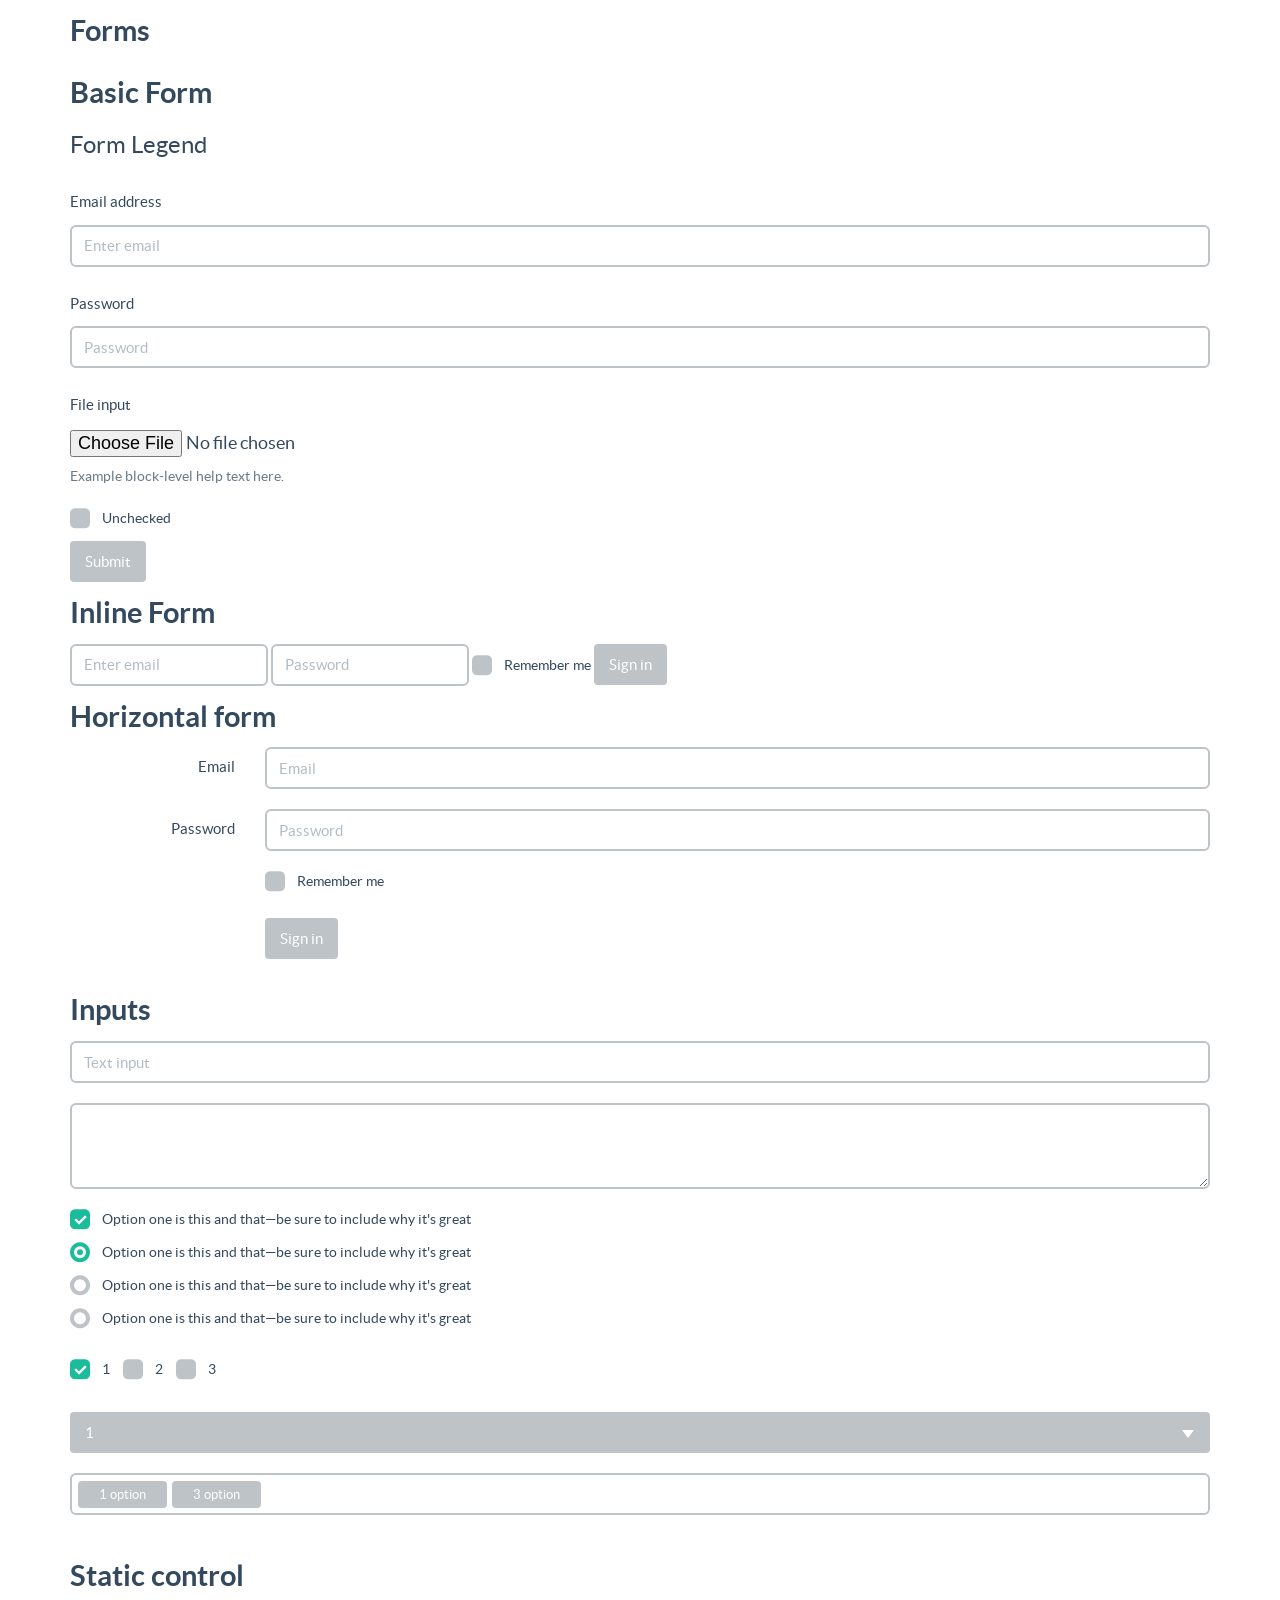
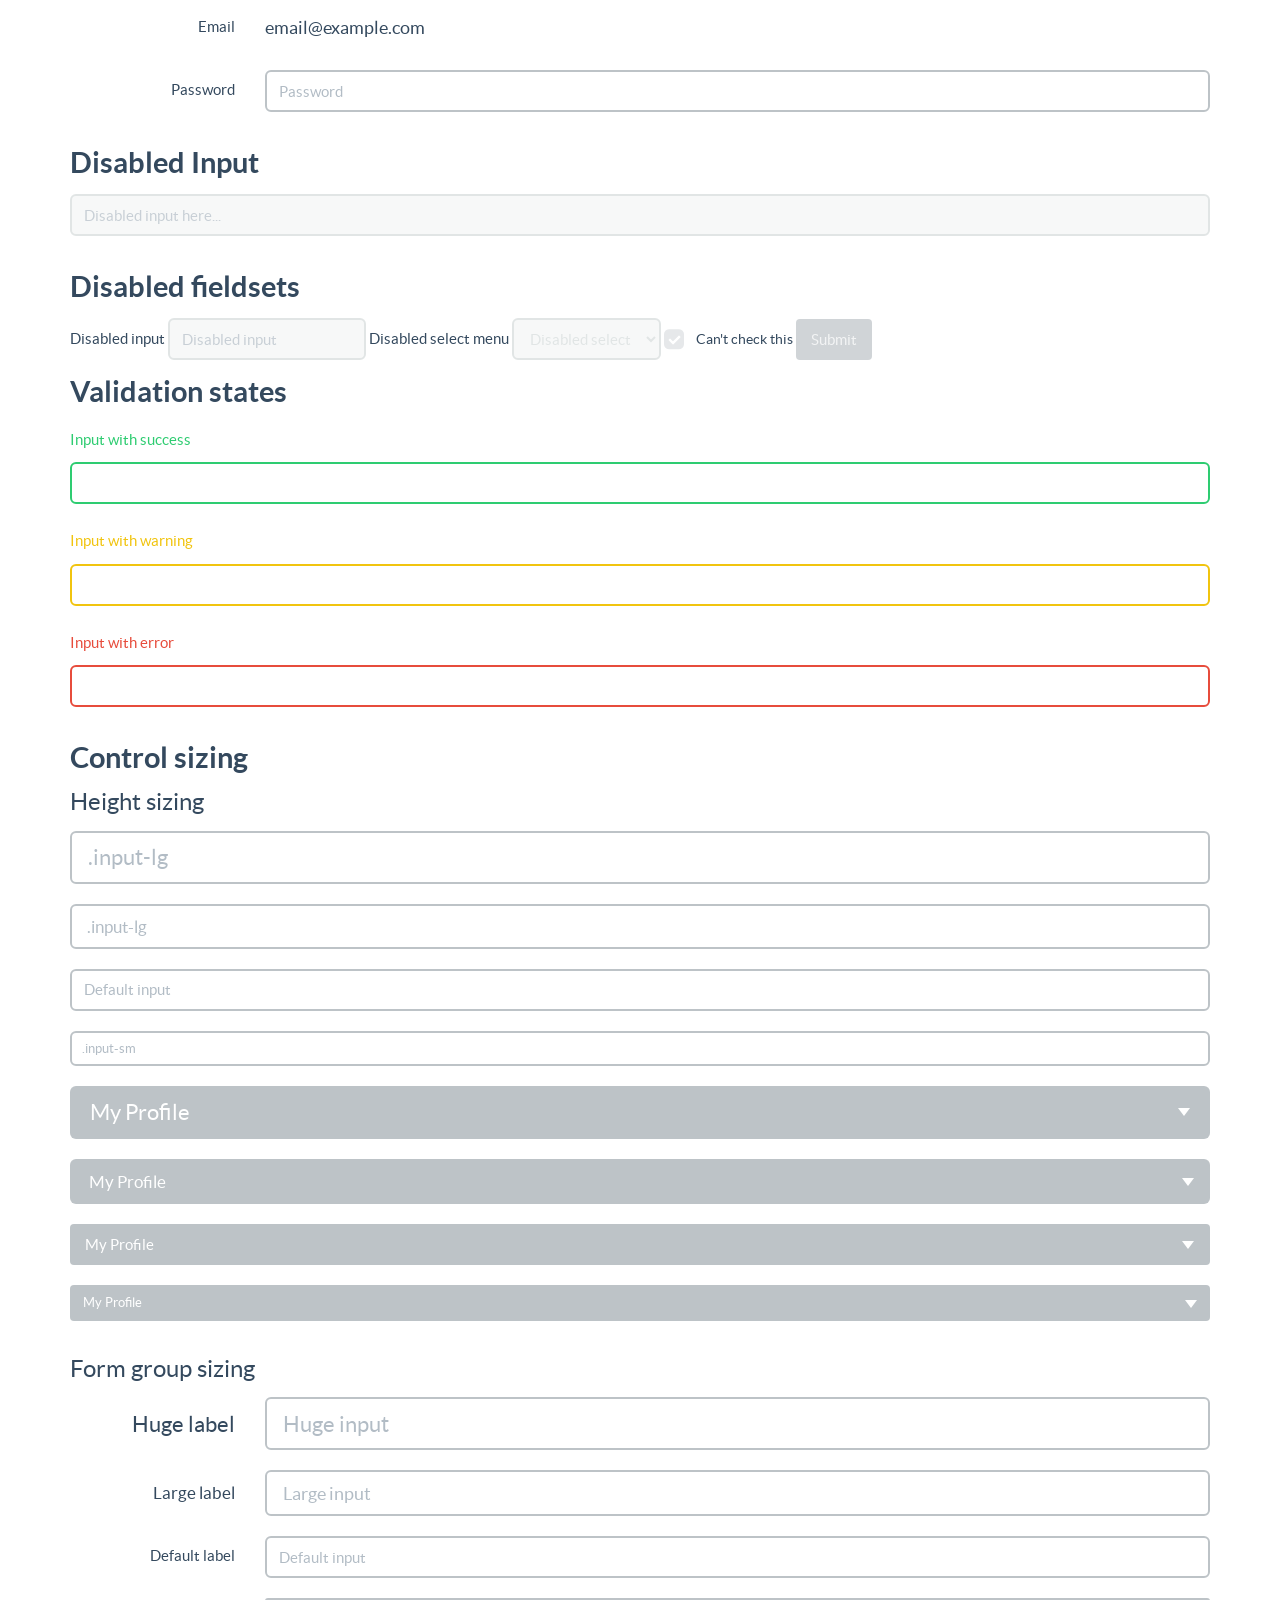
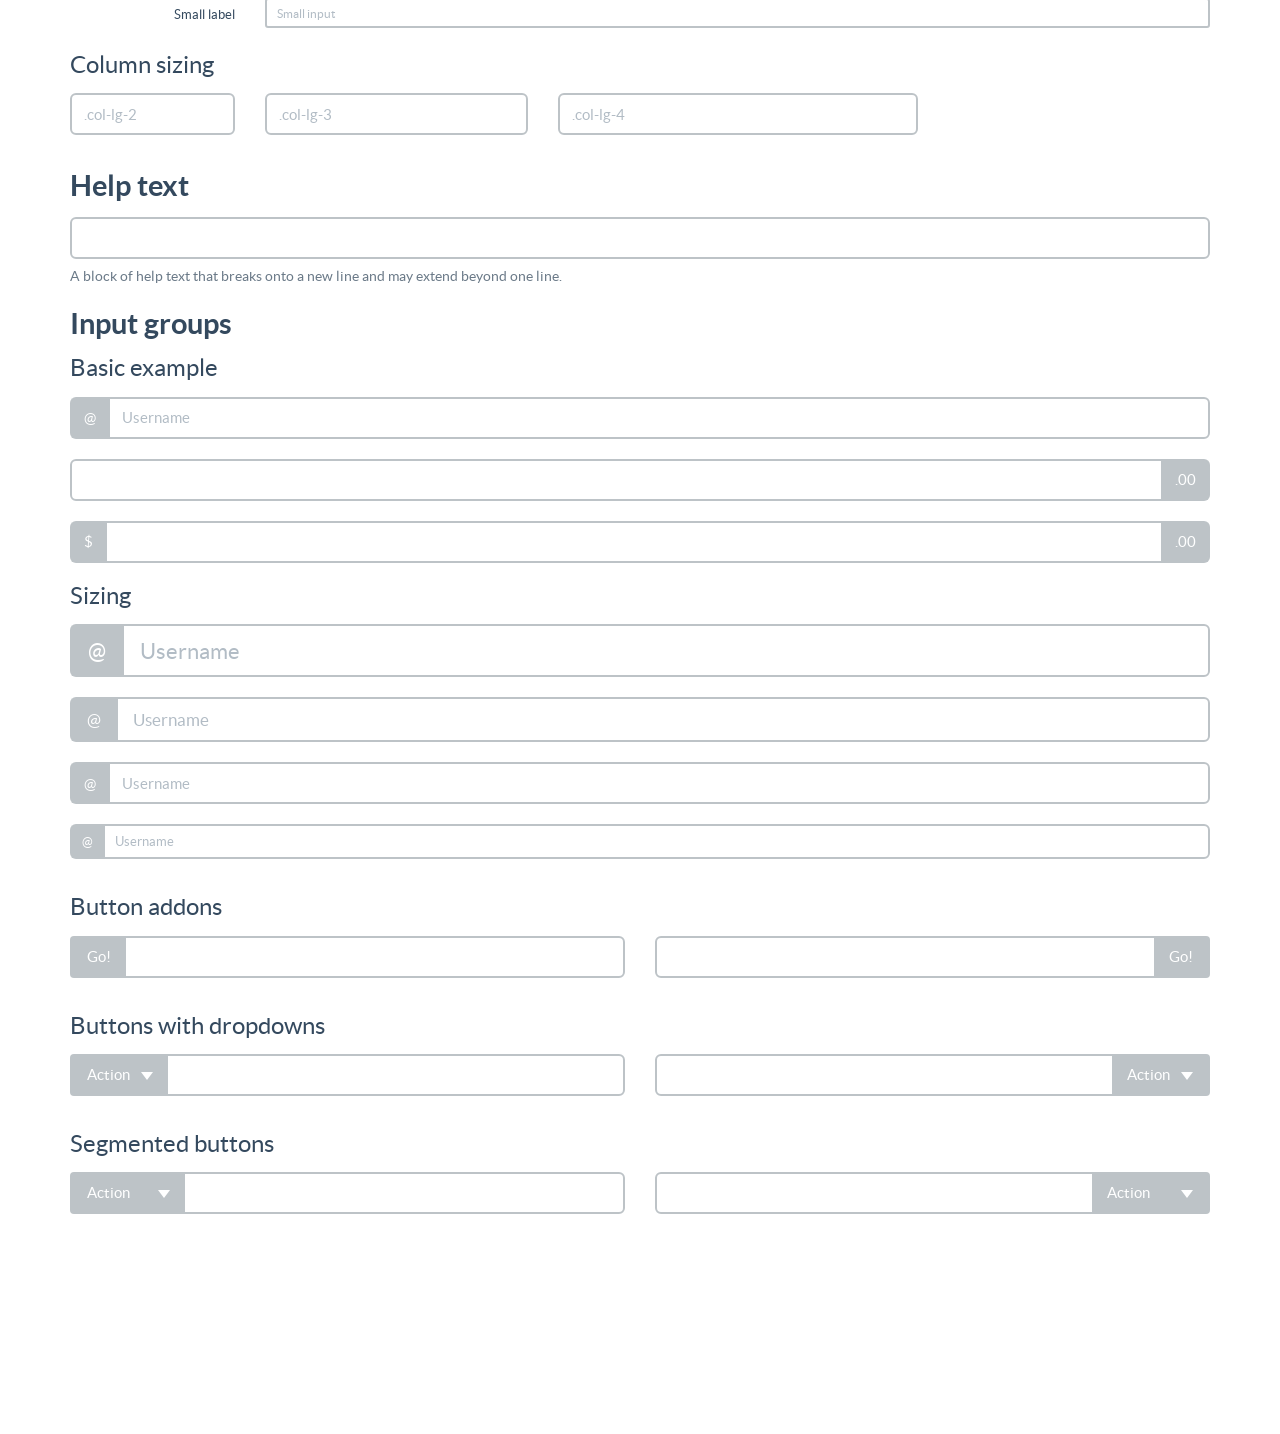
<file: FlatUI/docs/examples/forms.html>
<!DOCTYPE html>
<html lang="en">
  <head>
    <meta charset="utf-8">
    <title>Flat UI Free</title>
    <meta name="viewport" content="width=device-width, initial-scale=1.0">

    <!-- Loading Bootstrap -->
    <link href="../../dist/css/vendor/bootstrap.min.css" rel="stylesheet">

    <!-- Loading Flat UI -->
    <link href="../../dist/css/flat-ui.css" rel="stylesheet">

    <link rel="shortcut icon" href="../../dist/img/favicon.ico">

    <!-- HTML5 shim, for IE6-8 support of HTML5 elements. All other JS at the end of file. -->
    <!--[if lt IE 9]>
      <script src="../../dist/js/vendor/html5shiv.js"></script>
      <script src="../../dist/js/vendor/respond.min.js"></script>
    <![endif]-->
  </head>
  <body>

    <style>
      body {
        padding-bottom: 200px;
      }
    </style>

    <div class="container">
      <h4>Forms</h4>
      <div class="row">
        <div class="col-md-12">
          <h4>Basic Form</h4>
          <form role="form">
            <legend>Form Legend</legend>
            <div class="form-group">
              <label for="exampleInputEmail1">Email address</label>
              <input type="email" class="form-control" id="exampleInputEmail1" placeholder="Enter email">
            </div>
            <div class="form-group">
              <label for="exampleInputPassword1">Password</label>
              <input type="password" class="form-control" id="exampleInputPassword1" placeholder="Password">
            </div>
            <div class="form-group">
              <label for="exampleInputFile">File input</label>
              <input type="file" id="exampleInputFile">
              <p class="help-block">Example block-level help text here.</p>
            </div>
            <label class="checkbox" for="checkbox1">
              <input type="checkbox" data-toggle="checkbox" value="" id="checkbox1" required>
              Unchecked
            </label>
            <button type="submit" class="btn btn-default">Submit</button>
          </form>
        </div><!-- /.col-md-12 -->
      </div><!-- /.row -->
      <div class="row">
        <div class="col-md-12">
          <h4>Inline Form</h4>
          <form class="form-inline" role="form">
            <div class="form-group">
              <label class="sr-only" for="exampleInputEmail2">Email address</label>
              <input type="email" class="form-control" id="exampleInputEmail2" placeholder="Enter email">
            </div>
            <div class="form-group">
              <label class="sr-only" for="exampleInputPassword2">Password</label>
              <input type="password" class="form-control" id="exampleInputPassword2" placeholder="Password">
            </div>
            <div class="form-group">
              <label class="checkbox" for="checkbox2">
                <input type="checkbox" data-toggle="checkbox" value="" id="checkbox2" required>
                Remember me
              </label>
            </div>
            <button type="submit" class="btn btn-default">Sign in</button>
          </form>
        </div><!-- /.col-md-12 -->
      </div><!-- /.row -->
      <div class="row">
        <div class="col-md-12">
          <h4>Horizontal form</h4>
          <form class="form-horizontal" role="form">
            <div class="form-group">
              <label for="inputEmail1" class="col-lg-2 control-label">Email</label>
              <div class="col-lg-10">
                <input type="email" class="form-control" id="inputEmail1" placeholder="Email">
              </div>
            </div>
            <div class="form-group">
              <label for="inputPassword1" class="col-lg-2 control-label">Password</label>
              <div class="col-lg-10">
                <input type="password" class="form-control" id="inputPassword1" placeholder="Password">
              </div>
            </div>
            <div class="form-group">
              <div class="col-lg-offset-2 col-lg-10">
                <label class="checkbox" for="checkbox3">
                  <input type="checkbox" data-toggle="checkbox" value="" id="checkbox3" required>
                  Remember me
                </label>
              </div>
            </div>
            <div class="form-group">
              <div class="col-lg-offset-2 col-lg-10">
                <button type="submit" class="btn btn-default">Sign in</button>
              </div>
            </div>
          </form>
        </div><!-- /.col-md-12 -->
      </div><!-- /.row -->
      <div class="row">
        <div class="col-md-12">
          <h4>Inputs</h4>
          <form action="#" class="form">
            <div class="form-group">
              <input type="text" class="form-control" placeholder="Text input">
            </div>
            <div class="form-group">
              <textarea class="form-control" rows="3"></textarea>
            </div>
            <div class="form-group">
              <label class="checkbox" for="checkbox4">
                <input type="checkbox" data-toggle="checkbox" value="" id="checkbox4" required checked>
                 Option one is this and that&mdash;be sure to include why it's great
              </label>
              <label class="radio" for="radio4a">
                <input type="radio" name="optionsRadios" data-toggle="radio" value="" id="radio4a" required checked>
                 Option one is this and that&mdash;be sure to include why it's great
              </label>
              <label class="radio" for="radio4b">
                <input type="radio" name="optionsRadios" data-toggle="radio" value="" id="radio4b" required>
                 Option one is this and that&mdash;be sure to include why it's great
              </label>
              <label class="radio" for="radio4c">
                <input type="radio" name="optionsRadios" data-toggle="radio" value="" id="radio4c" required>
                 Option one is this and that&mdash;be sure to include why it's great
              </label>
            </div>
            <div class="form-group">
              <label class="checkbox checkbox-inline" for="checkbox5a">
                <input type="checkbox" data-toggle="checkbox" value="" id="checkbox5a" required checked> 1
              </label>
              <label class="checkbox checkbox-inline" for="checkbox5b">
                <input type="checkbox" data-toggle="checkbox" value="" id="checkbox5b" required > 2
              </label>
              <label class="checkbox checkbox-inline" for="checkbox5c">
                <input type="checkbox" data-toggle="checkbox" value="" id="checkbox5c" required > 3
              </label>
            </div>
            <div class="form-group">
              <select data-toggle="select" class="form-control select select-default">
                <option>1</option>
                <option>2</option>
                <option>3</option>
                <option>4</option>
                <option>5</option>
              </select>
            </div>
            <div class="form-group">
              <select data-toggle="select" multiple class="form-control multiselect multiselect-default mrs mbm">
                <option value="0" selected>1 option</option>
                <option value="1">2 option</option>
                <option value="2" selected>3 option</option>
                <option value="3">4 option</option>
                <option value="4">5 option</option>
              </select>
            </div>
          </form>
        </div>
      </div><!-- /.row -->
      <div class="row">
        <div class="col-md-12">
          <h4>Static control</h4>
          <form class="form-horizontal" role="form">
            <div class="form-group">
              <label class="col-lg-2 control-label">Email</label>
              <div class="col-lg-10">
                <p class="form-control-static">email@example.com</p>
              </div>
            </div>
            <div class="form-group">
              <label for="inputPassword" class="col-lg-2 control-label">Password</label>
              <div class="col-lg-10">
                <input type="password" class="form-control" id="inputPassword" placeholder="Password">
              </div>
            </div>
          </form>
        </div>
      </div><!-- /.row -->
      <div class="row">
        <div class="col-md-12">
          <h4>Disabled Input</h4>
          <form action="#" class="form">
            <div class="form-group">
              <input class="form-control" id="disabledInput" type="text" placeholder="Disabled input here..." disabled>
            </div>
          </form>
        </div>
      </div><!-- /.row -->
      <div class="row">
        <div class="col-md-12">
          <h4>Disabled fieldsets</h4>
          <form class="form-inline" role="form">
            <fieldset disabled>
              <div class="form-group">
                <label for="disabledTextInput">Disabled input</label>
                <input type="text" id="disabledTextInput" class="form-control" placeholder="Disabled input">
              </div>
              <div class="form-group">
                <label for="disabledSelect">Disabled select menu</label>
                <select id="disabledSelect" class="form-control">
                  <option>Disabled select</option>
                </select>
              </div>
              <label class="checkbox checkbox-inline" for="checkbox6">
                <input type="checkbox" data-toggle="checkbox" value="" id="checkbox6" required checked> Can't check this
              </label>
              <button type="submit" class="btn btn-primary">Submit</button>
            </fieldset>
          </form>
        </div>
      </div><!-- /.row -->
      <div class="row">
        <div class="col-md-12">
          <h4>Validation states</h4>
          <div class="form-group has-success">
            <label class="control-label" for="inputSuccess">Input with success</label>
            <input type="text" class="form-control" id="inputSuccess">
          </div>
          <div class="form-group has-warning">
            <label class="control-label" for="inputWarning">Input with warning</label>
            <input type="text" class="form-control" id="inputWarning">
          </div>
          <div class="form-group has-error">
            <label class="control-label" for="inputError">Input with error</label>
            <input type="text" class="form-control" id="inputError">
          </div>
        </div>
      </div><!-- /.row -->
      <div class="row">
        <div class="col-md-12">
          <h4>Control sizing</h4>
          <h6>Height sizing</h6>
          <div class="form-group">
            <input class="form-control input-hg" type="text" placeholder=".input-lg">
          </div>
          <div class="form-group">
            <input class="form-control input-lg" type="text" placeholder=".input-lg">
          </div>
          <div class="form-group">
            <input class="form-control" type="text" placeholder="Default input">
          </div>
          <div class="form-group">
            <input class="form-control input-sm" type="text" placeholder=".input-sm">
          </div>

          <div class="form-group">
            <select data-toggle="select" class="form-control select select-default select-hg">
              <optgroup label="Profile">
                <option value="0">My Profile</option>
                <option value="1">My Friends</option>
              </optgroup>
              <optgroup label="System">
                <option value="2">Messages</option>
                <option value="3">My Settings</option>
                <option value="4" class="highlighted">Logout</option>
              </optgroup>
            </select>
          </div>
          <div class="form-group">
            <select data-toggle="select" class="form-control select select-default select-lg">
              <optgroup label="Profile">
                <option value="0">My Profile</option>
                <option value="1">My Friends</option>
              </optgroup>
              <optgroup label="System">
                <option value="2">Messages</option>
                <option value="3">My Settings</option>
                <option value="4" class="highlighted">Logout</option>
              </optgroup>
            </select>
          </div>
          <div class="form-group">
            <select data-toggle="select" class="form-control select select-default">
              <optgroup label="Profile">
                <option value="0">My Profile</option>
                <option value="1">My Friends</option>
              </optgroup>
              <optgroup label="System">
                <option value="2">Messages</option>
                <option value="3">My Settings</option>
                <option value="4" class="highlighted">Logout</option>
              </optgroup>
            </select>
          </div>
          <div class="form-group">
            <select data-toggle="select" class="form-control select select-default select-sm">
              <optgroup label="Profile">
                <option value="0">My Profile</option>
                <option value="1">My Friends</option>
              </optgroup>
              <optgroup label="System">
                <option value="2">Messages</option>
                <option value="3">My Settings</option>
                <option value="4" class="highlighted">Logout</option>
              </optgroup>
            </select>
          </div>
        </div>
      </div>
      <h6>Form group sizing</h6>
      <form class="form-horizontal" role="form">
        <div class="form-group form-group-hg">
          <label class="col-sm-2 control-label" for="formGroupInputHuge">Huge label</label>
          <div class="col-sm-10">
            <input class="form-control" type="text" id="formGroupInputHuge" placeholder="Huge input">
          </div>
        </div>
        <div class="form-group form-group-lg">
          <label class="col-sm-2 control-label" for="formGroupInputLarge">Large label</label>
          <div class="col-sm-10">
            <input class="form-control" type="text" id="formGroupInputLarge" placeholder="Large input">
          </div>
        </div>
        <div class="form-group">
          <label class="col-sm-2 control-label" for="formGroupInputDefault">Default label</label>
          <div class="col-sm-10">
            <input class="form-control" type="text" id="formGroupInputDefault" placeholder="Default input">
          </div>
        </div>
        <div class="form-group form-group-sm">
          <label class="col-sm-2 control-label" for="formGroupInputSmall">Small label</label>
          <div class="col-sm-10">
            <input class="form-control" type="text" id="formGroupInputSmall" placeholder="Small input">
          </div>
        </div>
      </form>
      <h6>Column sizing</h6>
      <div class="row">
        <div class="col-lg-2">
          <div class="form-group">
            <input type="text" class="form-control" placeholder=".col-lg-2">
          </div><!-- /.form-group -->
        </div>
        <div class="col-lg-3">
          <div class="form-group">
            <input type="text" class="form-control" placeholder=".col-lg-3">
          </div><!-- /.form-group -->
        </div>
        <div class="col-lg-4">
          <div class="form-group">
            <input type="text" class="form-control" placeholder=".col-lg-4">
          </div><!-- /.form-group -->
        </div>
      </div>
      <div class="row">
        <div class="col-md-12">
          <h4>Help text</h4>
          <form class="form">
            <input type="text" class="form-control">
            <span class="help-block">A block of help text that breaks onto a new line and may extend beyond one line.</span>
          </form>
        </div>
      </div>
      <div class="row">
        <div class="col-md-12">
          <h4>Input groups</h4>
          <h6>Basic example</h6>
          <div class="form-group">
            <div class="input-group">
              <span class="input-group-addon">@</span>
              <input type="text" class="form-control" placeholder="Username">
            </div>
          </div>
          <div class="form-group">
            <div class="input-group">
              <input type="text" class="form-control">
              <span class="input-group-addon">.00</span>
            </div>
          </div>
          <div class="form-group">
            <div class="input-group">
              <span class="input-group-addon">$</span>
              <input type="text" class="form-control">
              <span class="input-group-addon">.00</span>
            </div>
          </div>
          <h6>Sizing</h6>
          <div class="form-group">
            <div class="input-group input-group-hg">
              <span class="input-group-addon">@</span>
              <input type="text" class="form-control input-hg" placeholder="Username">
            </div>
          </div>
          <div class="form-group">
            <div class="input-group input-group-lg">
              <span class="input-group-addon">@</span>
              <input type="text" class="form-control input-lg" placeholder="Username">
            </div>
          </div>

          <div class="form-group">
            <div class="input-group">
              <span class="input-group-addon">@</span>
              <input type="text" class="form-control" placeholder="Username">
            </div>
          </div>

          <div class="form-group">
            <div class="input-group input-group-sm">
              <span class="input-group-addon">@</span>
              <input type="text" class="form-control" placeholder="Username">
            </div>
          </div>

        </div>
      </div><!-- /.row -->
      <h6>Button addons</h6>
      <div class="row">
        <div class="col-lg-6">
          <div class="form-group">
            <div class="input-group">
              <span class="input-group-btn">
                <button class="btn btn-default" type="button">Go!</button>
              </span>
              <input type="text" class="form-control">
            </div><!-- /input-group -->
          </div>
        </div><!-- /.col-lg-6 -->
        <div class="col-lg-6">
          <div class="form-group">
            <div class="input-group">
              <input type="text" class="form-control">
              <span class="input-group-btn">
                <button class="btn btn-default" type="button">Go!</button>
              </span>
            </div><!-- /input-group -->
          </div><!-- /.form-group -->
        </div><!-- /.col-lg-6 -->
      </div><!-- /.row -->
      <h6>Buttons with dropdowns</h6>
      <div class="row">
        <div class="col-lg-6">
          <div class="form-group">
            <div class="input-group">
              <div class="input-group-btn">
                <button type="button" class="btn btn-default dropdown-toggle" data-toggle="dropdown">Action <span class="caret"></span></button>
                <ul class="dropdown-menu">
                  <li><a href="#">Action</a></li>
                  <li><a href="#">Another action</a></li>
                  <li><a href="#">Something else here</a></li>
                  <li class="divider"></li>
                  <li><a href="#">Separated link</a></li>
                </ul>
              </div><!-- /btn-group -->
              <input type="text" class="form-control">
            </div><!-- /input-group -->
          </div><!-- /.form-group -->
        </div><!-- /.col-lg-6 -->
        <div class="col-lg-6">
          <div class="form-group">
            <div class="input-group">
              <input type="text" class="form-control">
              <div class="input-group-btn">
                <button type="button" class="btn btn-default dropdown-toggle" data-toggle="dropdown">Action <span class="caret"></span></button>
                <ul class="dropdown-menu pull-right">
                  <li><a href="#">Action</a></li>
                  <li><a href="#">Another action</a></li>
                  <li><a href="#">Something else here</a></li>
                  <li class="divider"></li>
                  <li><a href="#">Separated link</a></li>
                </ul>
              </div><!-- /btn-group -->
            </div><!-- /input-group -->
          </div><!-- /.form-group -->
        </div><!-- /.col-lg-6 -->
      </div><!-- /.row -->
      <h6>Segmented buttons</h6>
      <div class="row">
        <div class="col-lg-6">
          <div class="form-group">
            <div class="input-group">
              <div class="input-group-btn">
                <button tabindex="-1" class="btn btn-default" type="button">Action</button>
                <button tabindex="-1" data-toggle="dropdown" class="btn btn-default dropdown-toggle" type="button">
                  <span class="caret"></span>
                </button>
                <ul role="menu" class="dropdown-menu">
                  <li><a href="#">Action</a></li>
                  <li><a href="#">Another action</a></li>
                  <li><a href="#">Something else here</a></li>
                  <li class="divider"></li>
                  <li><a href="#">Separated link</a></li>
                </ul>
              </div>
              <input type="text" class="form-control">
            </div><!-- /.input-group -->
          </div><!-- /.form-group -->
        </div><!-- /.col-lg-6 -->
        <div class="col-lg-6">
          <div class="form-group">
            <div class="input-group">
              <input type="text" class="form-control">
              <div class="input-group-btn">
                <button tabindex="-1" class="btn btn-default" type="button">Action</button>
                <button tabindex="-1" data-toggle="dropdown" class="btn btn-default dropdown-toggle" type="button">
                  <span class="caret"></span>
                </button>
                <ul role="menu" class="dropdown-menu pull-right">
                  <li><a href="#">Action</a></li>
                  <li><a href="#">Another action</a></li>
                  <li><a href="#">Something else here</a></li>
                  <li class="divider"></li>
                  <li><a href="#">Separated link</a></li>
                </ul>
              </div>
            </div><!-- /.input-group -->
          </div><!-- /.form-group -->
        </div><!-- /.col-lg-6 -->
      </div><!-- /.row -->
    </div><!-- /.container -->

    <!-- jQuery (necessary for Bootstrap's JavaScript plugins) -->
    <script src="../../dist/js/vendor/jquery.min.js"></script>
    <!-- Include all compiled plugins (below), or include individual files as needed -->
    <script src="../../dist/js/flat-ui.min.js"></script>

    <script src="../assets/js/application.js"></script>

  </body>
</html>
</file>
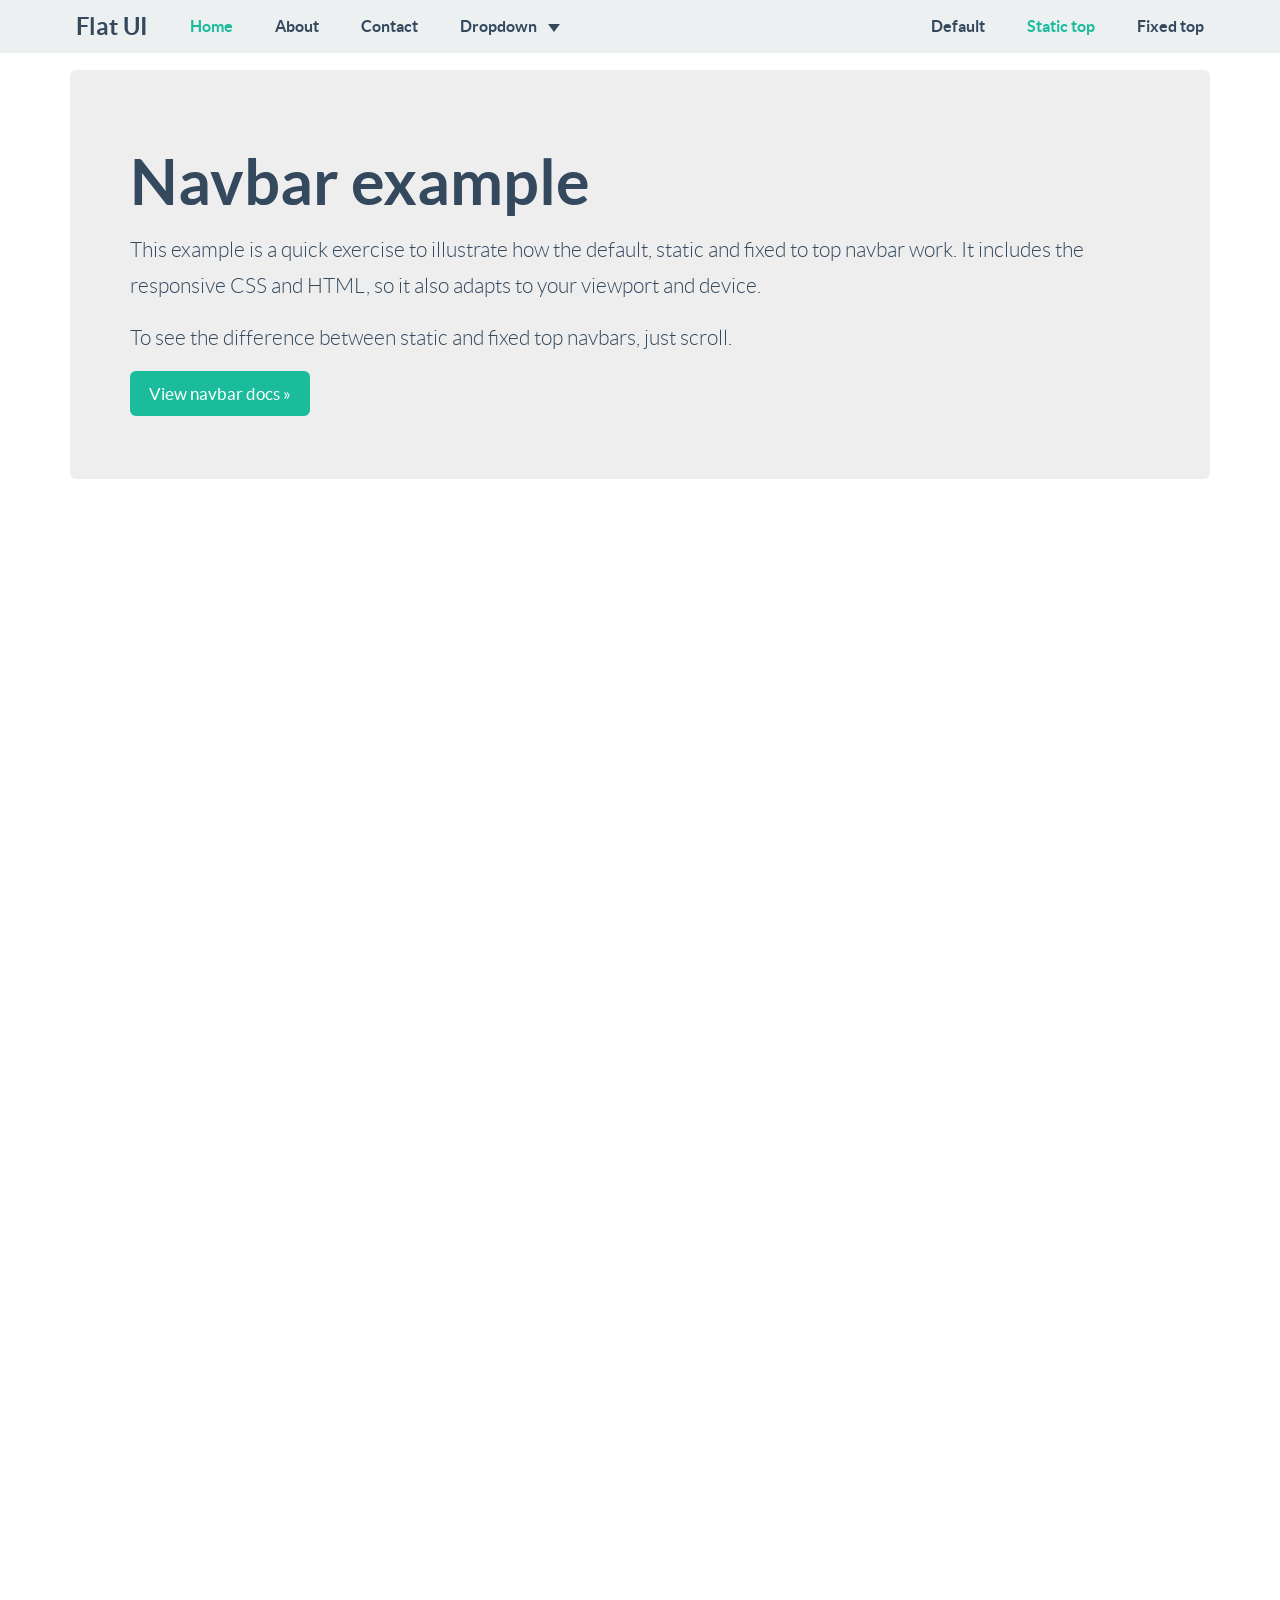
<file: FlatUI/docs/examples/navbar-fixed-top.html>
<!DOCTYPE html>
<html lang="en">
  <head>
    <meta charset="utf-8">
    <title>Flat UI Free</title>
    <meta name="viewport" content="width=device-width, initial-scale=1.0">

    <!-- Loading Bootstrap -->
    <link href="../../dist/css/vendor/bootstrap.min.css" rel="stylesheet">

    <!-- Loading Flat UI -->
    <link href="../../dist/css/flat-ui.css" rel="stylesheet">

    <link rel="shortcut icon" href="../../dist/img/favicon.ico">

    <!-- HTML5 shim, for IE6-8 support of HTML5 elements. All other JS at the end of file. -->
    <!--[if lt IE 9]>
      <script src="../../dist/js/vendor/html5shiv.js"></script>
      <script src="../../dist/js/vendor/respond.min.js"></script>
    <![endif]-->
  </head>
  <body>
    <style>
      body {
        min-height: 2000px;
        padding-top: 70px;
      }
    </style>

    <!-- Static navbar -->
    <div class="navbar navbar-default navbar-fixed-top" role="navigation">
      <div class="container">
        <div class="navbar-header">
          <button type="button" class="navbar-toggle" data-toggle="collapse" data-target=".navbar-collapse">
            <span class="sr-only">Toggle navigation</span>
          </button>
          <a class="navbar-brand" href="#">Flat UI</a>
        </div>
        <div class="navbar-collapse collapse">
          <ul class="nav navbar-nav">
            <li class="active"><a href="#">Home</a></li>
            <li><a href="#about">About</a></li>
            <li><a href="#contact">Contact</a></li>
            <li class="dropdown">
              <a href="#" class="dropdown-toggle" data-toggle="dropdown">Dropdown <b class="caret"></b></a>
              <ul class="dropdown-menu">
                <li><a href="#">Action</a></li>
                <li><a href="#">Another action</a></li>
                <li><a href="#">Something else here</a></li>
                <li class="divider"></li>
                <li class="dropdown-header">Nav header</li>
                <li><a href="#">Separated link</a></li>
                <li><a href="#">One more separated link</a></li>
              </ul>
            </li>
          </ul>
          <ul class="nav navbar-nav navbar-right">
            <li><a href="../navbar/">Default</a></li>
            <li class="active"><a href="./">Static top</a></li>
            <li><a href="../navbar-fixed-top/">Fixed top</a></li>
          </ul>
        </div><!--/.nav-collapse -->
      </div>
    </div>


    <div class="container">

      <!-- Main component for a primary marketing message or call to action -->
      <div class="jumbotron">
        <h1>Navbar example</h1>
        <p>This example is a quick exercise to illustrate how the default, static and fixed to top navbar work. It includes the responsive CSS and HTML, so it also adapts to your viewport and device.</p>
        <p>To see the difference between static and fixed top navbars, just scroll.</p>
        <p>
          <a class="btn btn-lg btn-primary" href="../../components/#navbar" role="button">View navbar docs &raquo;</a>
        </p>
      </div>

    </div> <!-- /container -->

    <!-- jQuery (necessary for Bootstrap's JavaScript plugins) -->
    <script src="../../dist/js/vendor/jquery.min.js"></script>
    <!-- Include all compiled plugins (below), or include individual files as needed -->
    <script src="../../dist/js/flat-ui.min.js"></script>

    <script src="../assets/js/application.js"></script>

  </body>
</html>
</file>
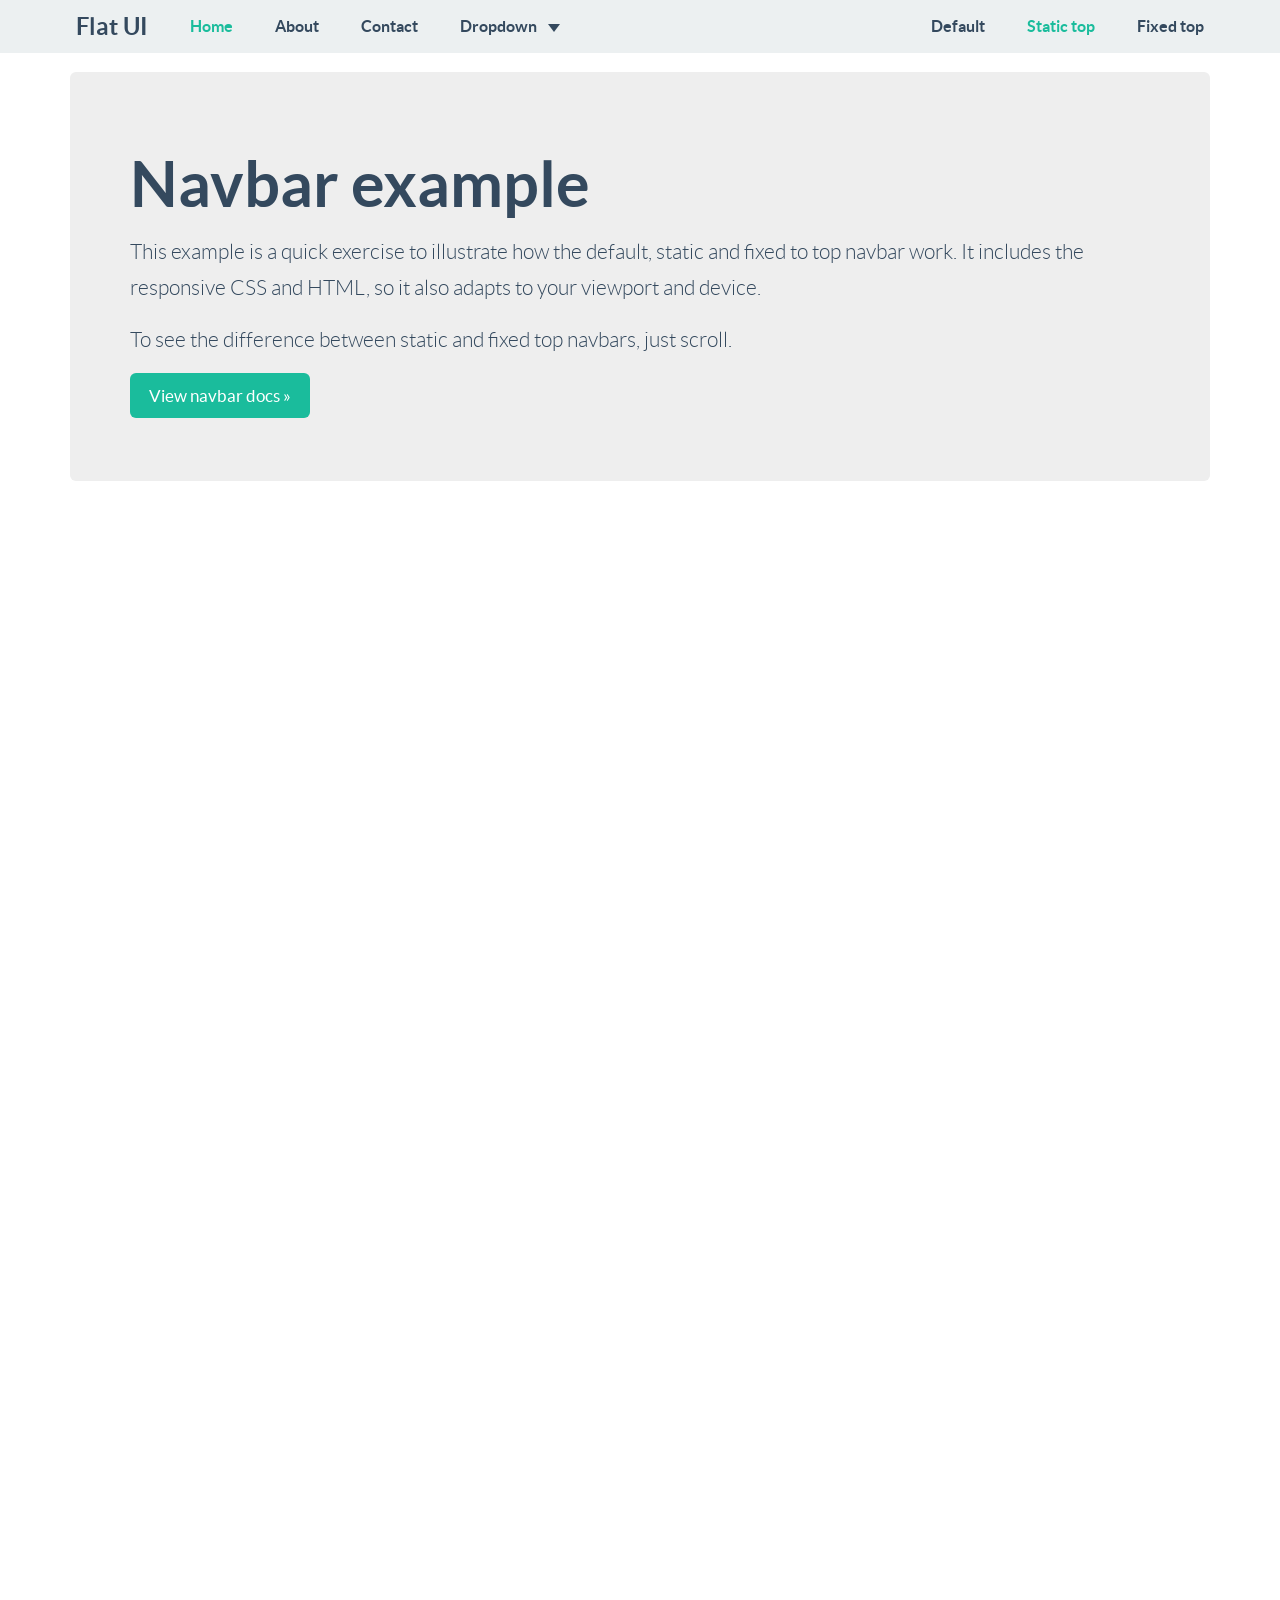
<file: FlatUI/docs/examples/navbar-static-top.html>
<!DOCTYPE html>
<html lang="en">
  <head>
    <meta charset="utf-8">
    <title>Flat UI Free</title>
    <meta name="viewport" content="width=device-width, initial-scale=1.0">

    <!-- Loading Bootstrap -->
    <link href="../../dist/css/vendor/bootstrap.min.css" rel="stylesheet">

    <!-- Loading Flat UI -->
    <link href="../../dist/css/flat-ui.css" rel="stylesheet">

    <link rel="shortcut icon" href="../../dist/img/favicon.ico">

    <!-- HTML5 shim, for IE6-8 support of HTML5 elements. All other JS at the end of file. -->
    <!--[if lt IE 9]>
      <script src="../../dist/js/vendor/html5shiv.js"></script>
      <script src="../../dist/js/vendor/respond.min.js"></script>
    <![endif]-->
  </head>
  <body>
    <style>
      body {
        min-height: 2000px;
      }

      .navbar-static-top {
        margin-bottom: 19px;
      }
    </style>

    <!-- Static navbar -->
    <div class="navbar navbar-default navbar-static-top" role="navigation">
      <div class="container">
        <div class="navbar-header">
          <button type="button" class="navbar-toggle" data-toggle="collapse" data-target=".navbar-collapse">
            <span class="sr-only">Toggle navigation</span>
          </button>
          <a class="navbar-brand" href="#">Flat UI</a>
        </div>
        <div class="navbar-collapse collapse">
          <ul class="nav navbar-nav">
            <li class="active"><a href="#">Home</a></li>
            <li><a href="#about">About</a></li>
            <li><a href="#contact">Contact</a></li>
            <li class="dropdown">
              <a href="#" class="dropdown-toggle" data-toggle="dropdown">Dropdown <b class="caret"></b></a>
              <ul class="dropdown-menu">
                <li><a href="#">Action</a></li>
                <li><a href="#">Another action</a></li>
                <li><a href="#">Something else here</a></li>
                <li class="divider"></li>
                <li class="dropdown-header">Nav header</li>
                <li><a href="#">Separated link</a></li>
                <li><a href="#">One more separated link</a></li>
              </ul>
            </li>
          </ul>
          <ul class="nav navbar-nav navbar-right">
            <li><a href="../navbar/">Default</a></li>
            <li class="active"><a href="./">Static top</a></li>
            <li><a href="../navbar-fixed-top/">Fixed top</a></li>
          </ul>
        </div><!--/.nav-collapse -->
      </div>
    </div>


    <div class="container">

      <!-- Main component for a primary marketing message or call to action -->
      <div class="jumbotron">
        <h1>Navbar example</h1>
        <p>This example is a quick exercise to illustrate how the default, static and fixed to top navbar work. It includes the responsive CSS and HTML, so it also adapts to your viewport and device.</p>
        <p>To see the difference between static and fixed top navbars, just scroll.</p>
        <p>
          <a class="btn btn-lg btn-primary" href="../../components/#navbar" role="button">View navbar docs &raquo;</a>
        </p>
      </div>

    </div> <!-- /container -->

    <!-- jQuery (necessary for Bootstrap's JavaScript plugins) -->
    <script src="../../dist/js/vendor/jquery.min.js"></script>
    <!-- Include all compiled plugins (below), or include individual files as needed -->
    <script src="../../dist/js/flat-ui.min.js"></script>

    <script src="../assets/js/application.js"></script>

  </body>
</html>
</file>
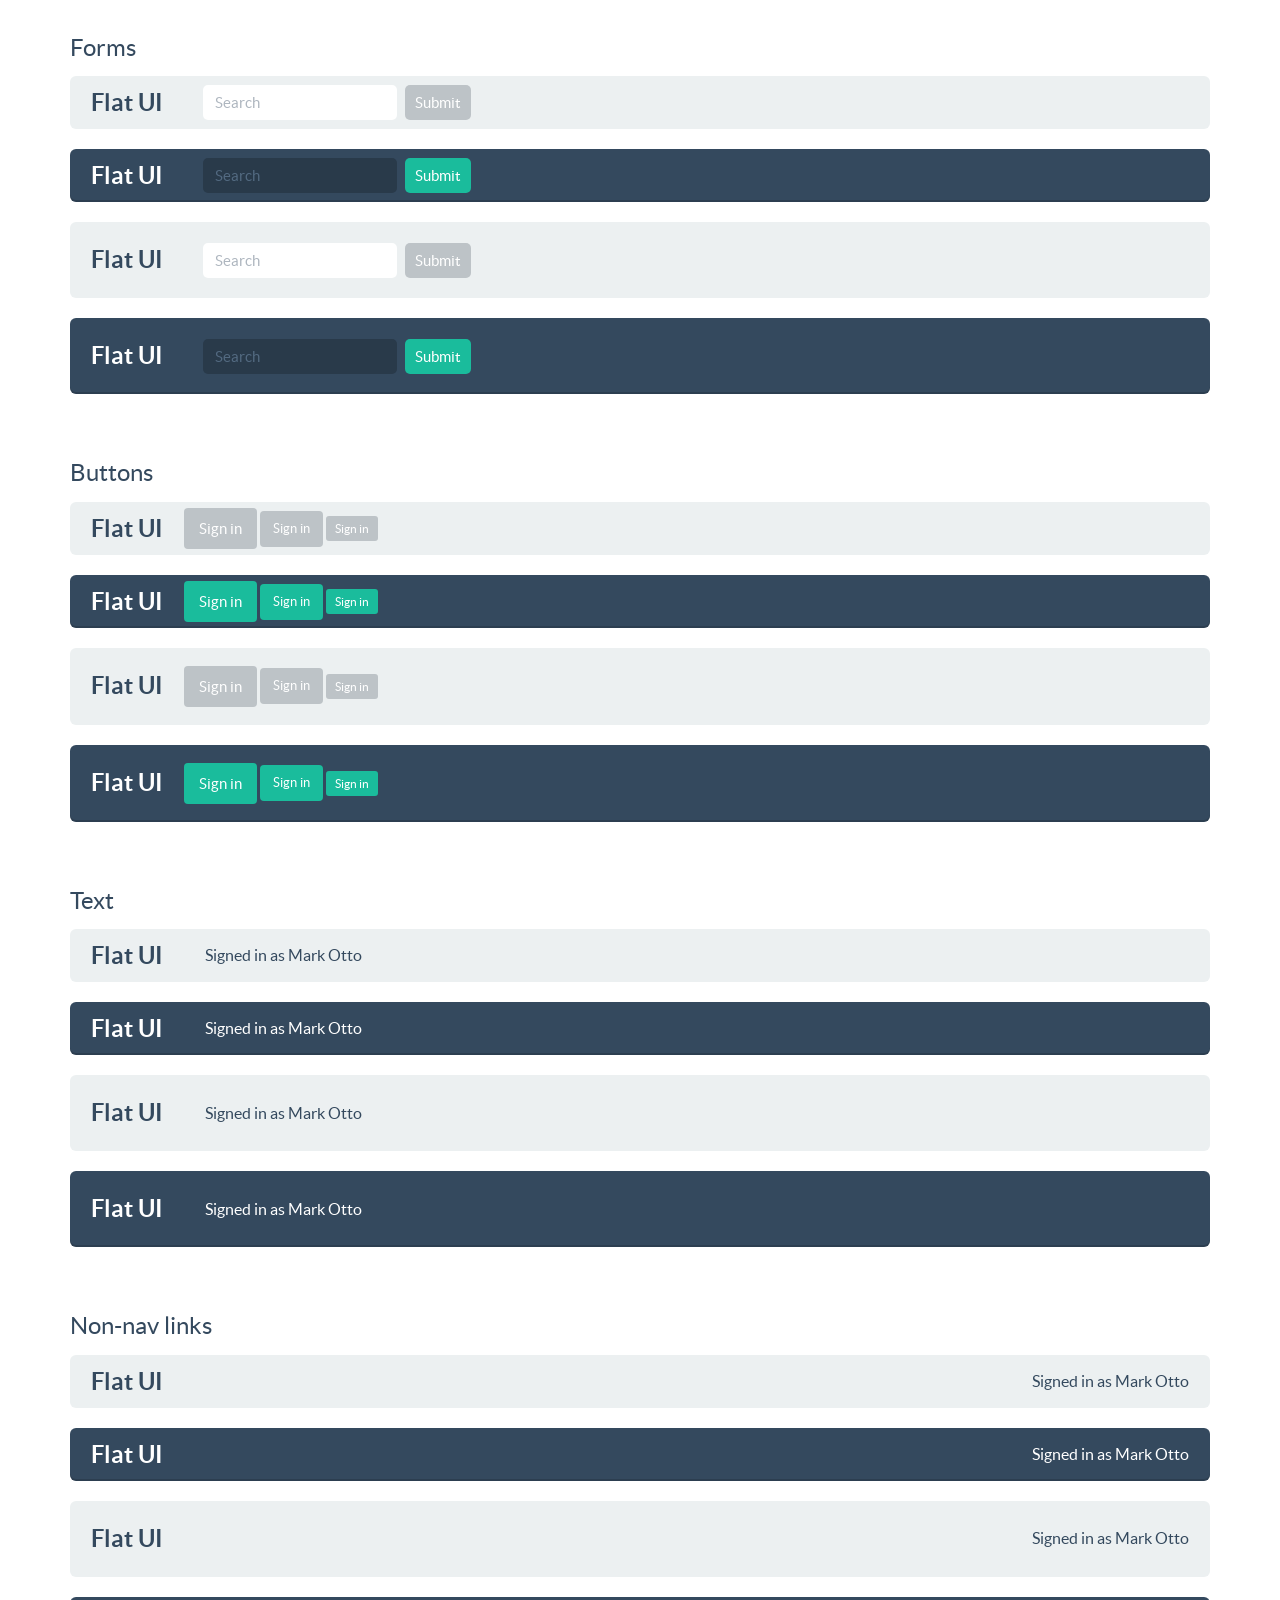
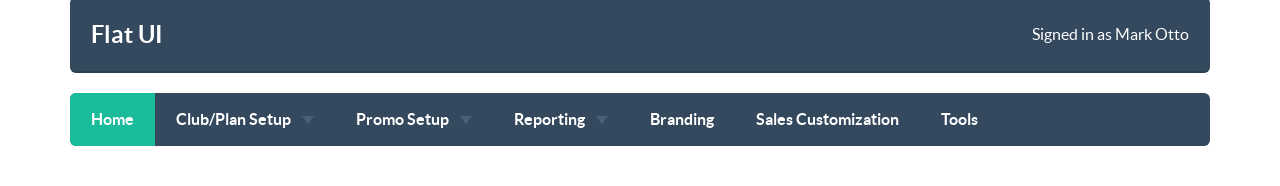
<file: FlatUI/docs/examples/navbars-with-elements.html>
<!DOCTYPE html>
<html lang="en">
  <head>
    <meta charset="utf-8">
    <title>Flat UI Free</title>
    <meta name="viewport" content="width=device-width, initial-scale=1.0">

    <!-- Loading Bootstrap -->
    <link href="../../dist/css/vendor/bootstrap.min.css" rel="stylesheet">

    <!-- Loading Flat UI -->
    <link href="../../dist/css/flat-ui.css" rel="stylesheet">

    <link rel="shortcut icon" href="../../dist/img/favicon.ico">

    <!-- HTML5 shim, for IE6-8 support of HTML5 elements. All other JS at the end of file. -->
    <!--[if lt IE 9]>
      <script src="../../dist/js/vendor/html5shiv.js"></script>
      <script src="../../dist/js/vendor/respond.min.js"></script>
    <![endif]-->
  </head>
  <body>
    <style>
      body {
          padding-bottom: 20px;
          padding-top: 20px;
      }
      .navbar {
          margin-bottom: 20px;
      }
    </style>
    <div class="container">
      <h6>Forms</h6>
      <nav role="navigation" class="navbar navbar-default">
        <div class="navbar-header">
          <button data-target="#bs-example-navbar-collapse-2" data-toggle="collapse" class="navbar-toggle" type="button">
            <span class="sr-only">Toggle navigation</span>
            <span class="icon-bar"></span>
            <span class="icon-bar"></span>
            <span class="icon-bar"></span>
          </button>
          <a href="#" class="navbar-brand">Flat UI</a>
        </div>
        <div id="bs-example-navbar-collapse-2" class="collapse navbar-collapse">
          <form role="search" class="navbar-form navbar-left">
            <div class="form-group">
              <input type="text" placeholder="Search" class="form-control">
            </div>
            <button class="btn btn-default" type="submit">Submit</button>
          </form>
        </div>
      </nav>
      <nav role="navigation" class="navbar navbar-inverse navbar-embossed">
        <div class="navbar-header">
          <button data-target="#bs-example-navbar-collapse-3" data-toggle="collapse" class="navbar-toggle" type="button">
            <span class="sr-only">Toggle navigation</span>
            <span class="icon-bar"></span>
            <span class="icon-bar"></span>
            <span class="icon-bar"></span>
          </button>
          <a href="#" class="navbar-brand">Flat UI</a>
        </div>
        <div id="bs-example-navbar-collapse-3" class="collapse navbar-collapse">
          <form role="search" class="navbar-form navbar-left">
            <div class="form-group">
              <input type="text" placeholder="Search" class="form-control">
            </div>
            <button class="btn btn-default" type="submit">Submit</button>
          </form>
        </div>
      </nav>
      <nav role="navigation" class="navbar navbar-default navbar-lg">
        <div class="navbar-header">
          <button data-target="#bs-example-navbar-collapse-4" data-toggle="collapse" class="navbar-toggle" type="button">
            <span class="sr-only">Toggle navigation</span>
            <span class="icon-bar"></span>
            <span class="icon-bar"></span>
            <span class="icon-bar"></span>
          </button>
          <a href="#" class="navbar-brand">Flat UI</a>
        </div>
        <div id="bs-example-navbar-collapse-4" class="collapse navbar-collapse">
          <form role="search" class="navbar-form navbar-left">
            <div class="form-group">
              <input type="text" placeholder="Search" class="form-control">
            </div>
            <button class="btn btn-default" type="submit">Submit</button>
          </form>
        </div>
      </nav>
      <nav role="navigation" class="navbar navbar-inverse navbar-embossed navbar-lg">
        <div class="navbar-header">
          <button data-target="#bs-example-navbar-collapse-5" data-toggle="collapse" class="navbar-toggle" type="button">
            <span class="sr-only">Toggle navigation</span>
            <span class="icon-bar"></span>
            <span class="icon-bar"></span>
            <span class="icon-bar"></span>
          </button>
          <a href="#" class="navbar-brand">Flat UI</a>
        </div>
        <div id="bs-example-navbar-collapse-5" class="collapse navbar-collapse">
          <form role="search" class="navbar-form navbar-left">
            <div class="form-group">
              <input type="text" placeholder="Search" class="form-control">
            </div>
            <button class="btn btn-default" type="submit">Submit</button>
          </form>
        </div>
      </nav>
      <br>
      <h6>Buttons</h6>
      <nav role="navigation" class="navbar navbar-default">
        <div class="navbar-header">
          <button data-target="#bs-example-navbar-collapse-6" data-toggle="collapse" class="navbar-toggle" type="button">
            <span class="sr-only">Toggle navigation</span>
            <span class="icon-bar"></span>
            <span class="icon-bar"></span>
            <span class="icon-bar"></span>
          </button>
          <a href="#" class="navbar-brand">Flat UI</a>
        </div>
        <div id="bs-example-navbar-collapse-6" class="collapse navbar-collapse">
          <button class="btn btn-default navbar-btn" type="button">Sign in</button>
          <button class="btn btn-default navbar-btn btn-sm" type="button">Sign in</button>
          <button class="btn btn-default navbar-btn btn-xs" type="button">Sign in</button>
        </div>
      </nav>
      <nav role="navigation" class="navbar navbar-inverse navbar-embossed">
        <div class="navbar-header">
          <button data-target="#bs-example-navbar-collapse-7" data-toggle="collapse" class="navbar-toggle" type="button">
            <span class="sr-only">Toggle navigation</span>
            <span class="icon-bar"></span>
            <span class="icon-bar"></span>
            <span class="icon-bar"></span>
          </button>
          <a href="#" class="navbar-brand">Flat UI</a>
        </div>
        <div id="bs-example-navbar-collapse-7" class="collapse navbar-collapse">
          <button class="btn btn-default navbar-btn" type="button">Sign in</button>
          <button class="btn btn-default navbar-btn btn-sm" type="button">Sign in</button>
          <button class="btn btn-default navbar-btn btn-xs" type="button">Sign in</button>
        </div>
      </nav>
      <nav role="navigation" class="navbar navbar-default navbar-lg">
        <div class="navbar-header">
          <button data-target="#bs-example-navbar-collapse-8" data-toggle="collapse" class="navbar-toggle" type="button">
            <span class="sr-only">Toggle navigation</span>
            <span class="icon-bar"></span>
            <span class="icon-bar"></span>
            <span class="icon-bar"></span>
          </button>
          <a href="#" class="navbar-brand">Flat UI</a>
        </div>
        <div id="bs-example-navbar-collapse-8" class="collapse navbar-collapse">
          <button class="btn btn-default navbar-btn" type="button">Sign in</button>
          <button class="btn btn-default navbar-btn btn-sm" type="button">Sign in</button>
          <button class="btn btn-default navbar-btn btn-xs" type="button">Sign in</button>
        </div>
      </nav>
      <nav role="navigation" class="navbar navbar-inverse navbar-embossed navbar-lg">
        <div class="navbar-header">
          <button data-target="#bs-example-navbar-collapse-9" data-toggle="collapse" class="navbar-toggle" type="button">
            <span class="sr-only">Toggle navigation</span>
            <span class="icon-bar"></span>
            <span class="icon-bar"></span>
            <span class="icon-bar"></span>
          </button>
          <a href="#" class="navbar-brand">Flat UI</a>
        </div>
        <div id="bs-example-navbar-collapse-9" class="collapse navbar-collapse">
          <button class="btn btn-default navbar-btn" type="button">Sign in</button>
          <button class="btn btn-default navbar-btn btn-sm" type="button">Sign in</button>
          <button class="btn btn-default navbar-btn btn-xs" type="button">Sign in</button>
        </div>
      </nav>
      <br>
      <h6>Text</h6>
      <nav role="navigation" class="navbar navbar-default">
        <div class="navbar-header">
          <button data-target="#bs-example-navbar-collapse-10" data-toggle="collapse" class="navbar-toggle" type="button">
            <span class="sr-only">Toggle navigation</span>
            <span class="icon-bar"></span>
            <span class="icon-bar"></span>
            <span class="icon-bar"></span>
          </button>
          <a href="#" class="navbar-brand">Flat UI</a>
        </div>
        <div id="bs-example-navbar-collapse-10" class="collapse navbar-collapse">
          <p class="navbar-text">Signed in as Mark Otto</p>
        </div>
      </nav>
      <nav role="navigation" class="navbar navbar-inverse navbar-embossed">
        <div class="navbar-header">
          <button data-target="#bs-example-navbar-collapse-11" data-toggle="collapse" class="navbar-toggle" type="button">
            <span class="sr-only">Toggle navigation</span>
            <span class="icon-bar"></span>
            <span class="icon-bar"></span>
            <span class="icon-bar"></span>
          </button>
          <a href="#" class="navbar-brand">Flat UI</a>
        </div>
        <div id="bs-example-navbar-collapse-11" class="collapse navbar-collapse">
          <p class="navbar-text">Signed in as Mark Otto</p>
        </div>
      </nav>
      <nav role="navigation" class="navbar navbar-default navbar-lg">
        <div class="navbar-header">
          <button data-target="#bs-example-navbar-collapse-12" data-toggle="collapse" class="navbar-toggle" type="button">
            <span class="sr-only">Toggle navigation</span>
            <span class="icon-bar"></span>
            <span class="icon-bar"></span>
            <span class="icon-bar"></span>
          </button>
          <a href="#" class="navbar-brand">Flat UI</a>
        </div>
        <div id="bs-example-navbar-collapse-12" class="collapse navbar-collapse">
          <p class="navbar-text">Signed in as Mark Otto</p>
        </div>
      </nav>
      <nav role="navigation" class="navbar navbar-inverse navbar-embossed navbar-lg">
        <div class="navbar-header">
          <button data-target="#bs-example-navbar-collapse-13" data-toggle="collapse" class="navbar-toggle" type="button">
            <span class="sr-only">Toggle navigation</span>
            <span class="icon-bar"></span>
            <span class="icon-bar"></span>
            <span class="icon-bar"></span>
          </button>
          <a href="#" class="navbar-brand">Flat UI</a>
        </div>
        <div id="bs-example-navbar-collapse-13" class="collapse navbar-collapse">
          <p class="navbar-text">Signed in as Mark Otto</p>
        </div>
      </nav>
      <br>
      <h6>Non-nav links</h6>
      <nav role="navigation" class="navbar navbar-default">
        <div class="navbar-header">
          <button data-target="#bs-example-navbar-collapse-14" data-toggle="collapse" class="navbar-toggle" type="button">
            <span class="sr-only">Toggle navigation</span>
            <span class="icon-bar"></span>
            <span class="icon-bar"></span>
            <span class="icon-bar"></span>
          </button>
          <a href="#" class="navbar-brand">Flat UI</a>
        </div>
        <div id="bs-example-navbar-collapse-14" class="collapse navbar-collapse">
          <p class="navbar-text navbar-right">Signed in as <a class="navbar-link" href="#">Mark Otto</a></p>
        </div>
      </nav>
      <nav role="navigation" class="navbar navbar-inverse navbar-embossed">
        <div class="navbar-header">
          <button data-target="#bs-example-navbar-collapse-15" data-toggle="collapse" class="navbar-toggle" type="button">
            <span class="sr-only">Toggle navigation</span>
            <span class="icon-bar"></span>
            <span class="icon-bar"></span>
            <span class="icon-bar"></span>
          </button>
          <a href="#" class="navbar-brand">Flat UI</a>
        </div>
        <div id="bs-example-navbar-collapse-15" class="collapse navbar-collapse">
          <p class="navbar-text navbar-right">Signed in as <a class="navbar-link" href="#">Mark Otto</a></p>
        </div>
      </nav>
      <nav role="navigation" class="navbar navbar-default navbar-lg">
        <div class="navbar-header">
          <button data-target="#bs-example-navbar-collapse-16" data-toggle="collapse" class="navbar-toggle" type="button">
            <span class="sr-only">Toggle navigation</span>
            <span class="icon-bar"></span>
            <span class="icon-bar"></span>
            <span class="icon-bar"></span>
          </button>
          <a href="#" class="navbar-brand">Flat UI</a>
        </div>
        <div id="bs-example-navbar-collapse-16" class="collapse navbar-collapse">
          <p class="navbar-text navbar-right">Signed in as <a class="navbar-link" href="#">Mark Otto</a></p>
        </div>
      </nav>
      <nav role="navigation" class="navbar navbar-inverse navbar-embossed navbar-lg">
        <div class="navbar-header">
          <button data-target="#bs-example-navbar-collapse-17" data-toggle="collapse" class="navbar-toggle" type="button">
            <span class="sr-only">Toggle navigation</span>
            <span class="icon-bar"></span>
            <span class="icon-bar"></span>
            <span class="icon-bar"></span>
          </button>
          <a href="#" class="navbar-brand">Flat UI</a>
        </div>
        <div id="bs-example-navbar-collapse-17" class="collapse navbar-collapse">
          <p class="navbar-text navbar-right">Signed in as <a class="navbar-link" href="#">Mark Otto</a></p>
        </div>
      </nav>

      <div class="row">
              <div class="col-md-12">
                  <nav class="navbar navbar-inverse" role="navigation">
                      <div class="navbar-header">
                         <button type="button" class="navbar-toggle" data-toggle="collapse" data-target=".navbar-collapse-01">
                             <span class="sr-only">Toggle navigation</span>
                             <span class="icon-bar"></span>
                             <span class="icon-bar"></span>
                             <span class="icon-bar"></span>
                          </button>
                      </div>
                      <div class="collapse navbar-collapse navbar-collapse-01">
                            <ul class="nav navbar-nav navbar-left">
                              <li class="active"><a href="index.html">Home</a></li>
                              <li class="dropdown">
                                <a href="#fakelink" class="dropdown-toggle" data-toggle="dropdown">
                                  Club/Plan Setup
                                  <span class="caret"></span>
                                </a>
                                    <ul class="dropdown-menu">
                                      <li><a href="#fakelink">Configure Clubs</a></li>
                                      <li> <a href="#fakelink">Configure Feature Plans</a></li>
                                    </ul> <!-- /Sub menu -->
                              </li>
                              <li class="dropdown">
                                   <a href="#fakelink" class="dropdown-toggle" data-toggle="dropdown">
                                      Promo Setup
                                      <span class="caret"></span>
                                    </a>
                                    <ul class="dropdown-menu">
                                      <li><a href="#fakelink">View Promo List</a></li>
                                      <li> <a href="#fakelink">Add Edit Promo</a></li>
                                      <li><a href="#fakelink">Promo Details</a></li>
                                    </ul> <!-- /Sub menu -->
                              </li>
                              <li class="dropdown">
                                   <a href="#fakelink" class="dropdown-toggle" data-toggle="dropdown">
                                      Reporting
                                      <span class="caret"></span>
                                    </a>
                                    <ul class="dropdown-menu">
                                      <li><a href="#fakelink">Analytics</a></li>
                                      <li> <a href="#fakelink">Sales Report</a></li>
                                    </ul> <!-- /Sub menu -->
                              </li>
                              <li><a href="#fakelink">Branding</a></li>
                              <li><a href="#fakelink">Sales Customization</a></li>
                              <li><a href="#fakelink">Tools</a></li>
                            </ul>
                     </div><!--/.nav -->
                     </nav>
              </div>
        </div>

    </div>
    <!-- /.container -->


    <!-- jQuery (necessary for Bootstrap's JavaScript plugins) -->
    <script src="../../dist/js/vendor/jquery.min.js"></script>
    <!-- Include all compiled plugins (below), or include individual files as needed -->
    <script src="../../dist/js/flat-ui.min.js"></script>

    <script src="../assets/js/application.js"></script>


  </body>
</html>
</file>
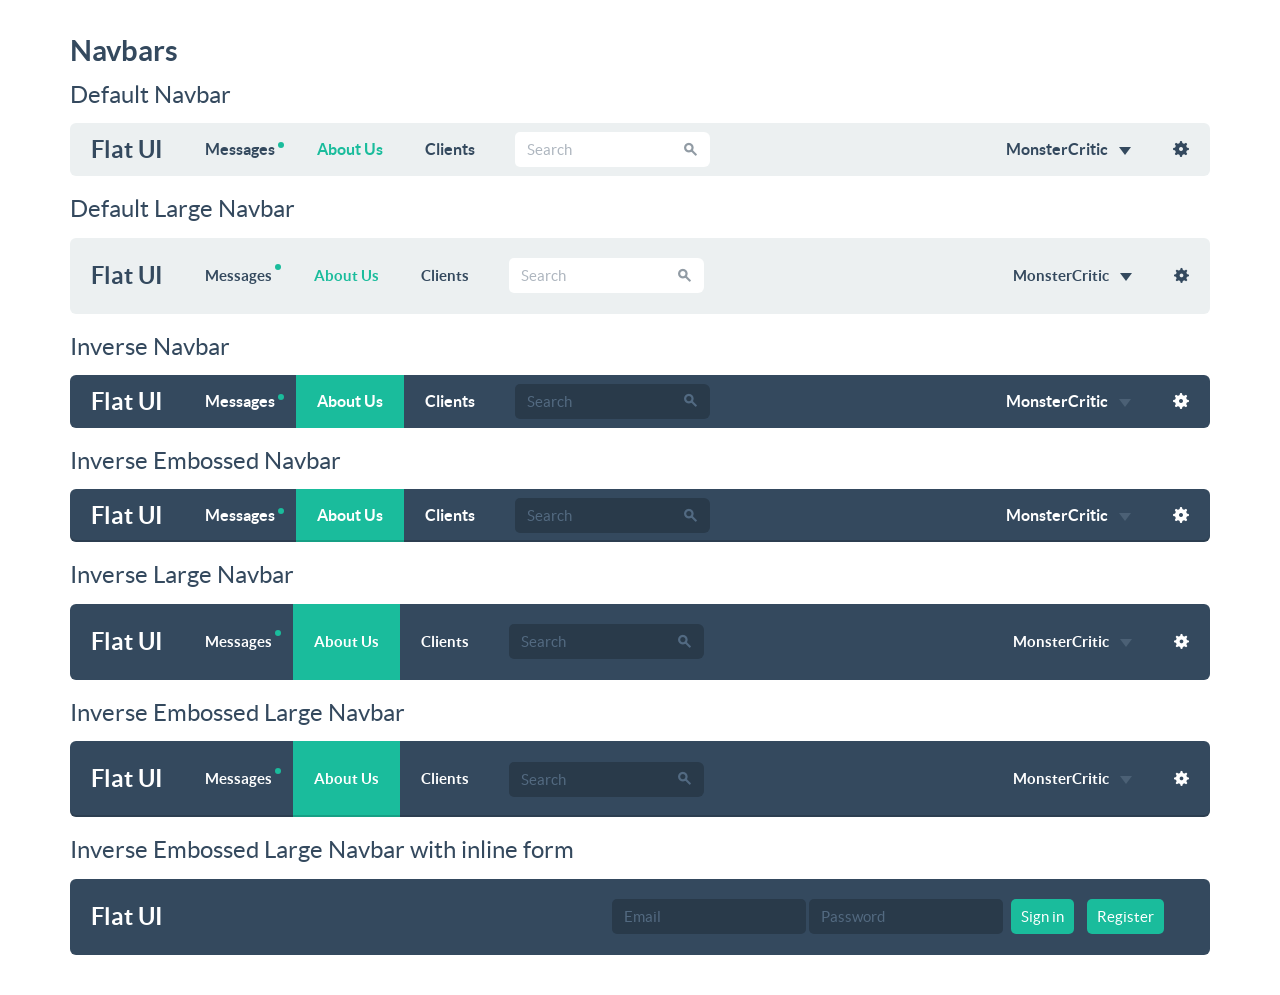
<file: FlatUI/docs/examples/navbars.html>
<!DOCTYPE html>
<html lang="en">
  <head>
    <meta charset="utf-8">
    <title>Flat UI Free</title>
    <meta name="viewport" content="width=device-width, initial-scale=1.0">

    <!-- Loading Bootstrap -->
    <link href="../../dist/css/vendor/bootstrap.min.css" rel="stylesheet">

    <!-- Loading Flat UI -->
    <link href="../../dist/css/flat-ui.css" rel="stylesheet">

    <link rel="shortcut icon" href="../../dist/img/favicon.ico">

    <!-- HTML5 shim, for IE6-8 support of HTML5 elements. All other JS at the end of file. -->
    <!--[if lt IE 9]>
      <script src="../../dist/js/vendor/html5shiv.js"></script>
      <script src="../../dist/js/vendor/respond.min.js"></script>
    <![endif]-->
  </head>
  <body>
    <style>
      body {
          padding-bottom: 20px;
          padding-top: 20px;
      }
      .navbar {
          margin-bottom: 20px;
      }
    </style>
    <div class="container">

      <h4>Navbars</h4>

      <h6>Default Navbar</h6>

      <nav class="navbar navbar-default" role="navigation">
        <!-- Brand and toggle get grouped for better mobile display -->
        <div class="navbar-header">
          <button type="button" class="navbar-toggle" data-toggle="collapse" data-target="#navbar-collapse-3">
            <span class="sr-only">Toggle navigation</span>
          </button>
          <a class="navbar-brand" href="#">Flat UI</a>
        </div>

        <!-- Collect the nav links, forms, and other content for toggling -->
        <div class="collapse navbar-collapse" id="navbar-collapse-3">
          <ul class="nav navbar-nav">
            <li><a href="#">Messages<span class="navbar-unread">1</span></a></li>
            <li class="active"><a href="#">About Us</a></li>
            <li><a href="#">Clients</a></li>
           </ul>
          <form class="navbar-form navbar-left" action="#" role="search">
            <div class="form-group">
              <div class="input-group">
                <input class="form-control" id="navbarInput-01" type="search" placeholder="Search">
                <span class="input-group-btn">
                  <button type="submit" class="btn"><span class="fui-search"></span></button>
                </span>
              </div>
            </div>
          </form>
          <ul class="nav navbar-nav navbar-right">
            <li class="dropdown">
              <a href="#" class="dropdown-toggle" data-toggle="dropdown">MonsterCritic <b class="caret"></b></a>
              <ul class="dropdown-menu">
                <li><a href="#">Action</a></li>
                <li><a href="#">Another action</a></li>
                <li><a href="#">Something else here</a></li>
                <li class="divider"></li>
                <li><a href="#">Separated link</a></li>
              </ul>
            </li>
            <li><a href="#"><span class="visible-sm visible-xs">Settings<span class="fui-gear"></span></span><span class="visible-md visible-lg"><span class="fui-gear"></span></span></a></li>
          </ul>
        </div><!-- /.navbar-collapse -->
      </nav>

      <h6>Default Large Navbar</h6>

      <nav class="navbar navbar-default navbar-lg" role="navigation">
        <!-- Brand and toggle get grouped for better mobile display -->
        <div class="navbar-header">
          <button type="button" class="navbar-toggle" data-toggle="collapse" data-target="#navbar-collapse-4">
            <span class="sr-only">Toggle navigation</span>
          </button>
          <a class="navbar-brand" href="#">Flat UI</a>
        </div>

        <!-- Collect the nav links, forms, and other content for toggling -->
        <div class="collapse navbar-collapse" id="navbar-collapse-4">
          <ul class="nav navbar-nav">
            <li><a href="#">Messages<span class="navbar-unread">1</span></a></li>
            <li class="active"><a href="#">About Us</a></li>
            <li><a href="#">Clients</a></li>
           </ul>
          <form class="navbar-form navbar-left" action="#" role="search">
            <div class="form-group">
              <div class="input-group">
                <input class="form-control" id="navbarInput-01" type="search" placeholder="Search">
                <span class="input-group-btn">
                  <button type="submit" class="btn"><span class="fui-search"></span></button>
                </span>
              </div>
            </div>
          </form>
          <ul class="nav navbar-nav navbar-right">
            <li class="dropdown">
              <a href="#" class="dropdown-toggle" data-toggle="dropdown">MonsterCritic <b class="caret"></b></a>
              <ul class="dropdown-menu">
                <li><a href="#">Action</a></li>
                <li><a href="#">Another action</a></li>
                <li><a href="#">Something else here</a></li>
                <li class="divider"></li>
                <li><a href="#">Separated link</a></li>
              </ul>
            </li>
            <li><a href="#"><span class="visible-sm visible-xs">Settings<span class="fui-gear"></span></span><span class="visible-md visible-lg"><span class="fui-gear"></span></span></a></li>
          </ul>
        </div><!-- /.navbar-collapse -->
      </nav>

      <h6>Inverse Navbar</h6>

      <nav class="navbar navbar-inverse" role="navigation">
        <!-- Brand and toggle get grouped for better mobile display -->
        <div class="navbar-header">
          <button type="button" class="navbar-toggle" data-toggle="collapse" data-target="#navbar-collapse-5">
            <span class="sr-only">Toggle navigation</span>
          </button>
          <a class="navbar-brand" href="#">Flat UI</a>
        </div>

        <!-- Collect the nav links, forms, and other content for toggling -->
        <div class="collapse navbar-collapse" id="navbar-collapse-5">
          <ul class="nav navbar-nav">
            <li><a href="#">Messages<span class="navbar-unread">1</span></a></li>
            <li class="active"><a href="#">About Us</a></li>
            <li><a href="#">Clients</a></li>
           </ul>
          <form class="navbar-form navbar-left" action="#" role="search">
            <div class="form-group">
              <div class="input-group">
                <input class="form-control" id="navbarInput-01" type="search" placeholder="Search">
                <span class="input-group-btn">
                  <button type="submit" class="btn"><span class="fui-search"></span></button>
                </span>
              </div>
            </div>
          </form>
          <ul class="nav navbar-nav navbar-right">
            <li class="dropdown">
              <a href="#" class="dropdown-toggle" data-toggle="dropdown">MonsterCritic <b class="caret"></b></a>
              <ul class="dropdown-menu">
                <li><a href="#">Action</a></li>
                <li><a href="#">Another action</a></li>
                <li><a href="#">Something else here</a></li>
                <li class="divider"></li>
                <li><a href="#">Separated link</a></li>
              </ul>
            </li>
            <li><a href="#"><span class="visible-sm visible-xs">Settings<span class="fui-gear"></span></span><span class="visible-md visible-lg"><span class="fui-gear"></span></span></a></li>
          </ul>
        </div><!-- /.navbar-collapse -->
      </nav>

      <h6>Inverse Embossed Navbar</h6>

      <nav class="navbar navbar-inverse navbar-embossed" role="navigation">
        <!-- Brand and toggle get grouped for better mobile display -->
        <div class="navbar-header">
          <button type="button" class="navbar-toggle" data-toggle="collapse" data-target="#navbar-collapse-6">
            <span class="sr-only">Toggle navigation</span>
          </button>
          <a class="navbar-brand" href="#">Flat UI</a>
        </div>

        <!-- Collect the nav links, forms, and other content for toggling -->
        <div class="collapse navbar-collapse" id="navbar-collapse-6">
          <ul class="nav navbar-nav">
            <li><a href="#">Messages<span class="navbar-unread">1</span></a></li>
            <li class="active"><a href="#">About Us</a></li>
            <li><a href="#">Clients</a></li>
           </ul>
          <form class="navbar-form navbar-left" action="#" role="search">
            <div class="form-group">
              <div class="input-group">
                <input class="form-control" id="navbarInput-01" type="search" placeholder="Search">
                <span class="input-group-btn">
                  <button type="submit" class="btn"><span class="fui-search"></span></button>
                </span>
              </div>
            </div>
          </form>
          <ul class="nav navbar-nav navbar-right">
            <li class="dropdown">
              <a href="#" class="dropdown-toggle" data-toggle="dropdown">MonsterCritic <b class="caret"></b></a>
              <ul class="dropdown-menu">
                <li><a href="#">Action</a></li>
                <li><a href="#">Another action</a></li>
                <li><a href="#">Something else here</a></li>
                <li class="divider"></li>
                <li><a href="#">Separated link</a></li>
              </ul>
            </li>
            <li><a href="#"><span class="visible-sm visible-xs">Settings<span class="fui-gear"></span></span><span class="visible-md visible-lg"><span class="fui-gear"></span></span></a></li>
          </ul>
        </div><!-- /.navbar-collapse -->
      </nav>

      <h6>Inverse Large Navbar</h6>

      <nav class="navbar navbar-inverse navbar-lg" role="navigation">
        <!-- Brand and toggle get grouped for better mobile display -->
        <div class="navbar-header">
          <button type="button" class="navbar-toggle" data-toggle="collapse" data-target="#navbar-collapse-7">
            <span class="sr-only">Toggle navigation</span>
          </button>
          <a class="navbar-brand" href="#">Flat UI</a>
        </div>

        <!-- Collect the nav links, forms, and other content for toggling -->
        <div class="collapse navbar-collapse" id="navbar-collapse-7">
          <ul class="nav navbar-nav">
            <li><a href="#">Messages<span class="navbar-unread">1</span></a></li>
            <li class="active"><a href="#">About Us</a></li>
            <li><a href="#">Clients</a></li>
           </ul>
          <form class="navbar-form navbar-left" action="#" role="search">
            <div class="form-group">
              <div class="input-group">
                <input class="form-control" id="navbarInput-01" type="search" placeholder="Search">
                <span class="input-group-btn">
                  <button type="submit" class="btn"><span class="fui-search"></span></button>
                </span>
              </div>
            </div>
          </form>
          <ul class="nav navbar-nav navbar-right">
            <li class="dropdown">
              <a href="#" class="dropdown-toggle" data-toggle="dropdown">MonsterCritic <b class="caret"></b></a>
              <ul class="dropdown-menu">
                <li><a href="#">Action</a></li>
                <li><a href="#">Another action</a></li>
                <li><a href="#">Something else here</a></li>
                <li class="divider"></li>
                <li><a href="#">Separated link</a></li>
              </ul>
            </li>
            <li><a href="#"><span class="visible-sm visible-xs">Settings<span class="fui-gear"></span></span><span class="visible-md visible-lg"><span class="fui-gear"></span></span></a></li>
          </ul>
        </div><!-- /.navbar-collapse -->
      </nav>

      <h6>Inverse Embossed Large Navbar</h6>

      <nav class="navbar navbar-inverse navbar-lg navbar-embossed" role="navigation">
        <!-- Brand and toggle get grouped for better mobile display -->
        <div class="navbar-header">
          <button type="button" class="navbar-toggle" data-toggle="collapse" data-target="#navbar-collapse-8">
            <span class="sr-only">Toggle navigation</span>
          </button>
          <a class="navbar-brand" href="#">Flat UI</a>
        </div>

        <!-- Collect the nav links, forms, and other content for toggling -->
        <div class="collapse navbar-collapse" id="navbar-collapse-8">
          <ul class="nav navbar-nav">
            <li><a href="#">Messages<span class="navbar-unread">1</span></a></li>
            <li class="active"><a href="#">About Us</a></li>
            <li><a href="#">Clients</a></li>
           </ul>
          <form class="navbar-form navbar-left" action="#" role="search">
            <div class="form-group">
              <div class="input-group">
                <input class="form-control" id="navbarInput-01" type="search" placeholder="Search">
                <span class="input-group-btn">
                  <button type="submit" class="btn"><span class="fui-search"></span></button>
                </span>
              </div>
            </div>
          </form>
          <ul class="nav navbar-nav navbar-right">
            <li class="dropdown">
              <a href="#" class="dropdown-toggle" data-toggle="dropdown">MonsterCritic <b class="caret"></b></a>
              <ul class="dropdown-menu">
                <li><a href="#">Action</a></li>
                <li><a href="#">Another action</a></li>
                <li><a href="#">Something else here</a></li>
                <li class="divider"></li>
                <li><a href="#">Separated link</a></li>
              </ul>
            </li>
            <li><a href="#"><span class="visible-sm visible-xs">Settings<span class="fui-gear"></span></span><span class="visible-md visible-lg"><span class="fui-gear"></span></span></a></li>
          </ul>
        </div><!-- /.navbar-collapse -->
      </nav>


      <h6>Inverse Embossed Large Navbar with inline form</h6>

      <nav class="navbar navbar-inverse navbar-lg navbar-embossed" role="navigation">
        <div class="container-fluid">
          <div class="navbar-header">
            <button type="button" class="navbar-toggle" data-toggle="collapse" data-target="#navbar-collapse-9">
              <span class="sr-only">Toggle navigation</span>
              <span class="icon-bar"></span>
              <span class="icon-bar"></span>
              <span class="icon-bar"></span>
            </button>
            <a class="navbar-brand" href="#">Flat UI</a>
          </div>
          <div class="navbar-collapse collapse" id="navbar-collapse-9">
            <form class="navbar-form navbar-right" role="form">
              <div class="form-group">
                <input type="text" placeholder="Email" class="form-control">
              </div>
              <div class="form-group">
                <input type="password" placeholder="Password" class="form-control">
              </div>
              <button type="submit" class="btn btn-success">Sign in</button>
              <button type="submit" class="btn btn-danger">Register</button>
            </form>

          </div><!--/.navbar-collapse -->
        </div>
      </nav>




    </div>
    <!-- /.container-fluid -->

    <!-- jQuery (necessary for Bootstrap's JavaScript plugins) -->
    <script src="../../dist/js/vendor/jquery.min.js"></script>
    <!-- Include all compiled plugins (below), or include individual files as needed -->
    <script src="../../dist/js/flat-ui.min.js"></script>

    <script src="../assets/js/application.js"></script>

  </body>
</html>
</file>
<file: style.css>
body {
    background: linear-gradient(-45deg, #ee7752, #e73c7e, #23a6d5, #23d5ab);
    background-size: 400% 400%;
    animation: gradient 15s ease infinite;
    height: 100vh;
}

body,
html {
    margin: 0;
    padding: 0;
    width: 100%;
    height: 100%;
    display: flex;
    justify-content: center;
    align-items: center;
    font-family: Arial, sans-serif;
    color: white;
}

.centered-container {
    display: flex;
    justify-content: center;
    align-items: center;
    width: 100%;
    height: 100%;
    text-align: center;
}

h1 {
    font-size: 3em;
    margin: 0;
    padding: 0;
}

a {
    color: white;
    text-decoration: underline;
    font-style: italic;
}

@keyframes gradient {
    0% {
        background-position: 0% 50%;
    }

    50% {
        background-position: 100% 50%;
    }

    100% {
        background-position: 0% 50%;
    }
}

.logo {
    width: 200px;
    height: 200px;
}
</file>
<file: FlatUI/dist/css/flat-ui.css>
@font-face {
  font-family: 'Lato';
  src: url('../fonts/lato/lato-black.eot');
  src: url('../fonts/lato/lato-black.eot?#iefix') format('embedded-opentype'), url('../fonts/lato/lato-black.woff') format('woff'), url('../fonts/lato/lato-black.ttf') format('truetype'), url('../fonts/lato/lato-black.svg#latoblack') format('svg');
  font-weight: 900;
  font-style: normal;
}
@font-face {
  font-family: 'Lato';
  src: url('../fonts/lato/lato-bold.eot');
  src: url('../fonts/lato/lato-bold.eot?#iefix') format('embedded-opentype'), url('../fonts/lato/lato-bold.woff') format('woff'), url('../fonts/lato/lato-bold.ttf') format('truetype'), url('../fonts/lato/lato-bold.svg#latobold') format('svg');
  font-weight: bold;
  font-style: normal;
}
@font-face {
  font-family: 'Lato';
  src: url('../fonts/lato/lato-bolditalic.eot');
  src: url('../fonts/lato/lato-bolditalic.eot?#iefix') format('embedded-opentype'), url('../fonts/lato/lato-bolditalic.woff') format('woff'), url('../fonts/lato/lato-bolditalic.ttf') format('truetype'), url('../fonts/lato/lato-bolditalic.svg#latobold-italic') format('svg');
  font-weight: bold;
  font-style: italic;
}
@font-face {
  font-family: 'Lato';
  src: url('../fonts/lato/lato-italic.eot');
  src: url('../fonts/lato/lato-italic.eot?#iefix') format('embedded-opentype'), url('../fonts/lato/lato-italic.woff') format('woff'), url('../fonts/lato/lato-italic.ttf') format('truetype'), url('../fonts/lato/lato-italic.svg#latoitalic') format('svg');
  font-weight: normal;
  font-style: italic;
}
@font-face {
  font-family: 'Lato';
  src: url('../fonts/lato/lato-light.eot');
  src: url('../fonts/lato/lato-light.eot?#iefix') format('embedded-opentype'), url('../fonts/lato/lato-light.woff') format('woff'), url('../fonts/lato/lato-light.ttf') format('truetype'), url('../fonts/lato/lato-light.svg#latolight') format('svg');
  font-weight: 300;
  font-style: normal;
}
@font-face {
  font-family: 'Lato';
  src: url('../fonts/lato/lato-regular.eot');
  src: url('../fonts/lato/lato-regular.eot?#iefix') format('embedded-opentype'), url('../fonts/lato/lato-regular.woff') format('woff'), url('../fonts/lato/lato-regular.ttf') format('truetype'), url('../fonts/lato/lato-regular.svg#latoregular') format('svg');
  font-weight: normal;
  font-style: normal;
}
@font-face {
  font-family: 'Flat-UI-Icons';
  src: url('../fonts/glyphicons/flat-ui-icons-regular.eot');
  src: url('../fonts/glyphicons/flat-ui-icons-regular.eot?#iefix') format('embedded-opentype'), url('../fonts/glyphicons/flat-ui-icons-regular.woff') format('woff'), url('../fonts/glyphicons/flat-ui-icons-regular.ttf') format('truetype'), url('../fonts/glyphicons/flat-ui-icons-regular.svg#flat-ui-icons-regular') format('svg');
}
[class^="fui-"],
[class*="fui-"] {
  font-family: 'Flat-UI-Icons';
  speak: none;
  font-style: normal;
  font-weight: normal;
  font-variant: normal;
  text-transform: none;
  -webkit-font-smoothing: antialiased;
  -moz-osx-font-smoothing: grayscale;
}
.fui-triangle-up:before {
  content: "\e600";
}
.fui-triangle-down:before {
  content: "\e601";
}
.fui-triangle-up-small:before {
  content: "\e602";
}
.fui-triangle-down-small:before {
  content: "\e603";
}
.fui-triangle-left-large:before {
  content: "\e604";
}
.fui-triangle-right-large:before {
  content: "\e605";
}
.fui-arrow-left:before {
  content: "\e606";
}
.fui-arrow-right:before {
  content: "\e607";
}
.fui-plus:before {
  content: "\e608";
}
.fui-cross:before {
  content: "\e609";
}
.fui-check:before {
  content: "\e60a";
}
.fui-radio-unchecked:before {
  content: "\e60b";
}
.fui-radio-checked:before {
  content: "\e60c";
}
.fui-checkbox-unchecked:before {
  content: "\e60d";
}
.fui-checkbox-checked:before {
  content: "\e60e";
}
.fui-info-circle:before {
  content: "\e60f";
}
.fui-alert-circle:before {
  content: "\e610";
}
.fui-question-circle:before {
  content: "\e611";
}
.fui-check-circle:before {
  content: "\e612";
}
.fui-cross-circle:before {
  content: "\e613";
}
.fui-plus-circle:before {
  content: "\e614";
}
.fui-pause:before {
  content: "\e615";
}
.fui-play:before {
  content: "\e616";
}
.fui-volume:before {
  content: "\e617";
}
.fui-mute:before {
  content: "\e618";
}
.fui-resize:before {
  content: "\e619";
}
.fui-list:before {
  content: "\e61a";
}
.fui-list-thumbnailed:before {
  content: "\e61b";
}
.fui-list-small-thumbnails:before {
  content: "\e61c";
}
.fui-list-large-thumbnails:before {
  content: "\e61d";
}
.fui-list-numbered:before {
  content: "\e61e";
}
.fui-list-columned:before {
  content: "\e61f";
}
.fui-list-bulleted:before {
  content: "\e620";
}
.fui-window:before {
  content: "\e621";
}
.fui-windows:before {
  content: "\e622";
}
.fui-loop:before {
  content: "\e623";
}
.fui-cmd:before {
  content: "\e624";
}
.fui-mic:before {
  content: "\e625";
}
.fui-heart:before {
  content: "\e626";
}
.fui-location:before {
  content: "\e627";
}
.fui-new:before {
  content: "\e628";
}
.fui-video:before {
  content: "\e629";
}
.fui-photo:before {
  content: "\e62a";
}
.fui-time:before {
  content: "\e62b";
}
.fui-eye:before {
  content: "\e62c";
}
.fui-chat:before {
  content: "\e62d";
}
.fui-home:before {
  content: "\e62e";
}
.fui-upload:before {
  content: "\e62f";
}
.fui-search:before {
  content: "\e630";
}
.fui-user:before {
  content: "\e631";
}
.fui-mail:before {
  content: "\e632";
}
.fui-lock:before {
  content: "\e633";
}
.fui-power:before {
  content: "\e634";
}
.fui-calendar:before {
  content: "\e635";
}
.fui-gear:before {
  content: "\e636";
}
.fui-bookmark:before {
  content: "\e637";
}
.fui-exit:before {
  content: "\e638";
}
.fui-trash:before {
  content: "\e639";
}
.fui-folder:before {
  content: "\e63a";
}
.fui-bubble:before {
  content: "\e63b";
}
.fui-export:before {
  content: "\e63c";
}
.fui-calendar-solid:before {
  content: "\e63d";
}
.fui-star:before {
  content: "\e63e";
}
.fui-star-2:before {
  content: "\e63f";
}
.fui-credit-card:before {
  content: "\e640";
}
.fui-clip:before {
  content: "\e641";
}
.fui-link:before {
  content: "\e642";
}
.fui-tag:before {
  content: "\e643";
}
.fui-document:before {
  content: "\e644";
}
.fui-image:before {
  content: "\e645";
}
.fui-facebook:before {
  content: "\e646";
}
.fui-youtube:before {
  content: "\e647";
}
.fui-vimeo:before {
  content: "\e648";
}
.fui-twitter:before {
  content: "\e649";
}
.fui-spotify:before {
  content: "\e64a";
}
.fui-skype:before {
  content: "\e64b";
}
.fui-pinterest:before {
  content: "\e64c";
}
.fui-path:before {
  content: "\e64d";
}
.fui-linkedin:before {
  content: "\e64e";
}
.fui-google-plus:before {
  content: "\e64f";
}
.fui-dribbble:before {
  content: "\e650";
}
.fui-behance:before {
  content: "\e651";
}
.fui-stumbleupon:before {
  content: "\e652";
}
.fui-yelp:before {
  content: "\e653";
}
.fui-wordpress:before {
  content: "\e654";
}
.fui-windows-8:before {
  content: "\e655";
}
.fui-vine:before {
  content: "\e656";
}
.fui-tumblr:before {
  content: "\e657";
}
.fui-paypal:before {
  content: "\e658";
}
.fui-lastfm:before {
  content: "\e659";
}
.fui-instagram:before {
  content: "\e65a";
}
.fui-html5:before {
  content: "\e65b";
}
.fui-github:before {
  content: "\e65c";
}
.fui-foursquare:before {
  content: "\e65d";
}
.fui-dropbox:before {
  content: "\e65e";
}
.fui-android:before {
  content: "\e65f";
}
.fui-apple:before {
  content: "\e660";
}
body {
  font-family: "Lato", Helvetica, Arial, sans-serif;
  font-size: 18px;
  line-height: 1.72222;
  color: #34495e;
  background-color: #ffffff;
}
a {
  color: #16a085;
  text-decoration: none;
  -webkit-transition: .25s;
          transition: .25s;
}
a:hover,
a:focus {
  color: #1abc9c;
  text-decoration: none;
}
a:focus {
  outline: none;
}
.img-rounded {
  border-radius: 6px;
}
.img-thumbnail {
  padding: 4px;
  line-height: 1.72222;
  background-color: #ffffff;
  border: 2px solid #bdc3c7;
  border-radius: 6px;
  -webkit-transition: all 0.25s ease-in-out;
          transition: all 0.25s ease-in-out;
  display: inline-block;
  max-width: 100%;
  height: auto;
}
.img-comment {
  font-size: 15px;
  line-height: 1.2;
  font-style: italic;
  margin: 24px 0;
}
h1,
h2,
h3,
h4,
h5,
h6,
.h1,
.h2,
.h3,
.h4,
.h5,
.h6 {
  font-family: inherit;
  font-weight: 700;
  line-height: 1.1;
  color: inherit;
}
h1 small,
h2 small,
h3 small,
h4 small,
h5 small,
h6 small,
.h1 small,
.h2 small,
.h3 small,
.h4 small,
.h5 small,
.h6 small {
  color: #e7e9ec;
}
h1,
h2,
h3 {
  margin-top: 30px;
  margin-bottom: 15px;
}
h4,
h5,
h6 {
  margin-top: 15px;
  margin-bottom: 15px;
}
h6 {
  font-weight: normal;
}
h1,
.h1 {
  font-size: 61px;
}
h2,
.h2 {
  font-size: 53px;
}
h3,
.h3 {
  font-size: 40px;
}
h4,
.h4 {
  font-size: 29px;
}
h5,
.h5 {
  font-size: 28px;
}
h6,
.h6 {
  font-size: 24px;
}
p {
  font-size: 18px;
  line-height: 1.72222;
  margin: 0 0 15px;
}
.lead {
  margin-bottom: 30px;
  font-size: 28px;
  line-height: 1.46428571;
  font-weight: 300;
}
@media (min-width: 768px) {
  .lead {
    font-size: 30.006px;
  }
}
small,
.small {
  font-size: 83%;
  line-height: 2.067;
}
.text-muted {
  color: #bdc3c7;
}
.text-inverse {
  color: #ffffff;
}
.text-primary {
  color: #1abc9c;
}
a.text-primary:hover {
  color: #148f77;
}
.text-warning {
  color: #f1c40f;
}
a.text-warning:hover {
  color: #c29d0b;
}
.text-danger {
  color: #e74c3c;
}
a.text-danger:hover {
  color: #d62c1a;
}
.text-success {
  color: #2ecc71;
}
a.text-success:hover {
  color: #25a25a;
}
.text-info {
  color: #3498db;
}
a.text-info:hover {
  color: #217dbb;
}
.bg-primary {
  color: #ffffff;
  background-color: #34495e;
}
a.bg-primary:hover {
  background-color: #222f3d;
}
.bg-success {
  background-color: #dff0d8;
}
a.bg-success:hover {
  background-color: #c1e2b3;
}
.bg-info {
  background-color: #d9edf7;
}
a.bg-info:hover {
  background-color: #afd9ee;
}
.bg-warning {
  background-color: #fcf8e3;
}
a.bg-warning:hover {
  background-color: #f7ecb5;
}
.bg-danger {
  background-color: #f2dede;
}
a.bg-danger:hover {
  background-color: #e4b9b9;
}
.page-header {
  padding-bottom: 14px;
  margin: 60px 0 30px;
  border-bottom: 2px solid #e7e9ec;
}
ul,
ol {
  margin-bottom: 15px;
}
dl {
  margin-bottom: 30px;
}
dt,
dd {
  line-height: 1.72222;
}
@media (min-width: 768px) {
  .dl-horizontal dt {
    width: 160px;
  }
  .dl-horizontal dd {
    margin-left: 180px;
  }
}
abbr[title],
abbr[data-original-title] {
  border-bottom: 1px dotted #bdc3c7;
}
blockquote {
  border-left: 3px solid #e7e9ec;
  padding: 0 0 0 16px;
  margin: 0 0 30px;
}
blockquote p {
  font-size: 20px;
  line-height: 1.55;
  font-weight: normal;
  margin-bottom: .4em;
}
blockquote small,
blockquote .small {
  font-size: 18px;
  line-height: 1.72222;
  font-style: italic;
  color: inherit;
}
blockquote small:before,
blockquote .small:before {
  content: "";
}
blockquote.pull-right {
  padding-right: 16px;
  padding-left: 0;
  border-right: 3px solid #e7e9ec;
  border-left: 0;
}
blockquote.pull-right small:after {
  content: "";
}
address {
  margin-bottom: 30px;
  line-height: 1.72222;
}
sub,
sup {
  font-size: 70%;
}
code,
kbd,
pre,
samp {
  font-family: Monaco, Menlo, Consolas, "Courier New", monospace;
}
code {
  padding: 2px 6px;
  font-size: 85%;
  color: #c7254e;
  background-color: #f9f2f4;
  border-radius: 4px;
}
kbd {
  padding: 2px 6px;
  font-size: 85%;
  color: #ffffff;
  background-color: #34495e;
  border-radius: 4px;
  box-shadow: none;
}
pre {
  padding: 8px;
  margin: 0 0 15px;
  font-size: 13px;
  line-height: 1.72222;
  color: inherit;
  background-color: #ffffff;
  border: 2px solid #e7e9ec;
  border-radius: 6px;
  white-space: pre;
}
.pre-scrollable {
  max-height: 340px;
}
.thumbnail {
  display: block;
  padding: 4px;
  margin-bottom: 5px;
  line-height: 1.72222;
  background-color: #ffffff;
  border: 2px solid #bdc3c7;
  border-radius: 6px;
  -webkit-transition: border 0.25s ease-in-out;
          transition: border 0.25s ease-in-out;
}
.thumbnail > img,
.thumbnail a > img {
  display: block;
  max-width: 100%;
  height: auto;
  margin-left: auto;
  margin-right: auto;
}
a.thumbnail:hover,
a.thumbnail:focus,
a.thumbnail.active {
  border-color: #16a085;
}
.thumbnail .caption {
  padding: 9px;
  color: #34495e;
}
.btn {
  border: none;
  font-size: 15px;
  font-weight: normal;
  line-height: 1.4;
  border-radius: 4px;
  padding: 10px 15px;
  -webkit-font-smoothing: subpixel-antialiased;
  -webkit-transition: border 0.25s linear, color 0.25s linear, background-color 0.25s linear;
          transition: border 0.25s linear, color 0.25s linear, background-color 0.25s linear;
}
.btn:hover,
.btn:focus {
  outline: none;
  color: #ffffff;
}
.btn:active,
.btn.active {
  outline: none;
  box-shadow: none;
}
.btn:focus:active {
  outline: none;
}
.btn.disabled,
.btn[disabled],
fieldset[disabled] .btn {
  background-color: #bdc3c7;
  color: rgba(255, 255, 255, 0.75);
  opacity: 0.7;
  filter: alpha(opacity=70);
  cursor: not-allowed;
}
.btn [class^="fui-"] {
  margin: 0 1px;
  position: relative;
  line-height: 1;
  top: 1px;
}
.btn-xs.btn [class^="fui-"] {
  font-size: 11px;
  top: 0;
}
.btn-hg.btn [class^="fui-"] {
  top: 2px;
}
.btn-default {
  color: #ffffff;
  background-color: #bdc3c7;
}
.btn-default:hover,
.btn-default.hover,
.btn-default:focus,
.btn-default:active,
.btn-default.active,
.open > .dropdown-toggle.btn-default {
  color: #ffffff;
  background-color: #cacfd2;
  border-color: #cacfd2;
}
.btn-default:active,
.btn-default.active,
.open > .dropdown-toggle.btn-default {
  background: #a1a6a9;
  border-color: #a1a6a9;
}
.btn-default.disabled,
.btn-default[disabled],
fieldset[disabled] .btn-default,
.btn-default.disabled:hover,
.btn-default[disabled]:hover,
fieldset[disabled] .btn-default:hover,
.btn-default.disabled.hover,
.btn-default[disabled].hover,
fieldset[disabled] .btn-default.hover,
.btn-default.disabled:focus,
.btn-default[disabled]:focus,
fieldset[disabled] .btn-default:focus,
.btn-default.disabled:active,
.btn-default[disabled]:active,
fieldset[disabled] .btn-default:active,
.btn-default.disabled.active,
.btn-default[disabled].active,
fieldset[disabled] .btn-default.active {
  background-color: #bdc3c7;
  border-color: #bdc3c7;
}
.btn-default .badge {
  color: #bdc3c7;
  background-color: #ffffff;
}
.btn-primary {
  color: #ffffff;
  background-color: #1abc9c;
}
.btn-primary:hover,
.btn-primary.hover,
.btn-primary:focus,
.btn-primary:active,
.btn-primary.active,
.open > .dropdown-toggle.btn-primary {
  color: #ffffff;
  background-color: #48c9b0;
  border-color: #48c9b0;
}
.btn-primary:active,
.btn-primary.active,
.open > .dropdown-toggle.btn-primary {
  background: #16a085;
  border-color: #16a085;
}
.btn-primary.disabled,
.btn-primary[disabled],
fieldset[disabled] .btn-primary,
.btn-primary.disabled:hover,
.btn-primary[disabled]:hover,
fieldset[disabled] .btn-primary:hover,
.btn-primary.disabled.hover,
.btn-primary[disabled].hover,
fieldset[disabled] .btn-primary.hover,
.btn-primary.disabled:focus,
.btn-primary[disabled]:focus,
fieldset[disabled] .btn-primary:focus,
.btn-primary.disabled:active,
.btn-primary[disabled]:active,
fieldset[disabled] .btn-primary:active,
.btn-primary.disabled.active,
.btn-primary[disabled].active,
fieldset[disabled] .btn-primary.active {
  background-color: #bdc3c7;
  border-color: #1abc9c;
}
.btn-primary .badge {
  color: #1abc9c;
  background-color: #ffffff;
}
.btn-info {
  color: #ffffff;
  background-color: #3498db;
}
.btn-info:hover,
.btn-info.hover,
.btn-info:focus,
.btn-info:active,
.btn-info.active,
.open > .dropdown-toggle.btn-info {
  color: #ffffff;
  background-color: #5dade2;
  border-color: #5dade2;
}
.btn-info:active,
.btn-info.active,
.open > .dropdown-toggle.btn-info {
  background: #2c81ba;
  border-color: #2c81ba;
}
.btn-info.disabled,
.btn-info[disabled],
fieldset[disabled] .btn-info,
.btn-info.disabled:hover,
.btn-info[disabled]:hover,
fieldset[disabled] .btn-info:hover,
.btn-info.disabled.hover,
.btn-info[disabled].hover,
fieldset[disabled] .btn-info.hover,
.btn-info.disabled:focus,
.btn-info[disabled]:focus,
fieldset[disabled] .btn-info:focus,
.btn-info.disabled:active,
.btn-info[disabled]:active,
fieldset[disabled] .btn-info:active,
.btn-info.disabled.active,
.btn-info[disabled].active,
fieldset[disabled] .btn-info.active {
  background-color: #bdc3c7;
  border-color: #3498db;
}
.btn-info .badge {
  color: #3498db;
  background-color: #ffffff;
}
.btn-danger {
  color: #ffffff;
  background-color: #e74c3c;
}
.btn-danger:hover,
.btn-danger.hover,
.btn-danger:focus,
.btn-danger:active,
.btn-danger.active,
.open > .dropdown-toggle.btn-danger {
  color: #ffffff;
  background-color: #ec7063;
  border-color: #ec7063;
}
.btn-danger:active,
.btn-danger.active,
.open > .dropdown-toggle.btn-danger {
  background: #c44133;
  border-color: #c44133;
}
.btn-danger.disabled,
.btn-danger[disabled],
fieldset[disabled] .btn-danger,
.btn-danger.disabled:hover,
.btn-danger[disabled]:hover,
fieldset[disabled] .btn-danger:hover,
.btn-danger.disabled.hover,
.btn-danger[disabled].hover,
fieldset[disabled] .btn-danger.hover,
.btn-danger.disabled:focus,
.btn-danger[disabled]:focus,
fieldset[disabled] .btn-danger:focus,
.btn-danger.disabled:active,
.btn-danger[disabled]:active,
fieldset[disabled] .btn-danger:active,
.btn-danger.disabled.active,
.btn-danger[disabled].active,
fieldset[disabled] .btn-danger.active {
  background-color: #bdc3c7;
  border-color: #e74c3c;
}
.btn-danger .badge {
  color: #e74c3c;
  background-color: #ffffff;
}
.btn-success {
  color: #ffffff;
  background-color: #2ecc71;
}
.btn-success:hover,
.btn-success.hover,
.btn-success:focus,
.btn-success:active,
.btn-success.active,
.open > .dropdown-toggle.btn-success {
  color: #ffffff;
  background-color: #58d68d;
  border-color: #58d68d;
}
.btn-success:active,
.btn-success.active,
.open > .dropdown-toggle.btn-success {
  background: #27ad60;
  border-color: #27ad60;
}
.btn-success.disabled,
.btn-success[disabled],
fieldset[disabled] .btn-success,
.btn-success.disabled:hover,
.btn-success[disabled]:hover,
fieldset[disabled] .btn-success:hover,
.btn-success.disabled.hover,
.btn-success[disabled].hover,
fieldset[disabled] .btn-success.hover,
.btn-success.disabled:focus,
.btn-success[disabled]:focus,
fieldset[disabled] .btn-success:focus,
.btn-success.disabled:active,
.btn-success[disabled]:active,
fieldset[disabled] .btn-success:active,
.btn-success.disabled.active,
.btn-success[disabled].active,
fieldset[disabled] .btn-success.active {
  background-color: #bdc3c7;
  border-color: #2ecc71;
}
.btn-success .badge {
  color: #2ecc71;
  background-color: #ffffff;
}
.btn-warning {
  color: #ffffff;
  background-color: #f1c40f;
}
.btn-warning:hover,
.btn-warning.hover,
.btn-warning:focus,
.btn-warning:active,
.btn-warning.active,
.open > .dropdown-toggle.btn-warning {
  color: #ffffff;
  background-color: #f4d313;
  border-color: #f4d313;
}
.btn-warning:active,
.btn-warning.active,
.open > .dropdown-toggle.btn-warning {
  background: #cda70d;
  border-color: #cda70d;
}
.btn-warning.disabled,
.btn-warning[disabled],
fieldset[disabled] .btn-warning,
.btn-warning.disabled:hover,
.btn-warning[disabled]:hover,
fieldset[disabled] .btn-warning:hover,
.btn-warning.disabled.hover,
.btn-warning[disabled].hover,
fieldset[disabled] .btn-warning.hover,
.btn-warning.disabled:focus,
.btn-warning[disabled]:focus,
fieldset[disabled] .btn-warning:focus,
.btn-warning.disabled:active,
.btn-warning[disabled]:active,
fieldset[disabled] .btn-warning:active,
.btn-warning.disabled.active,
.btn-warning[disabled].active,
fieldset[disabled] .btn-warning.active {
  background-color: #bdc3c7;
  border-color: #f1c40f;
}
.btn-warning .badge {
  color: #f1c40f;
  background-color: #ffffff;
}
.btn-inverse {
  color: #ffffff;
  background-color: #34495e;
}
.btn-inverse:hover,
.btn-inverse.hover,
.btn-inverse:focus,
.btn-inverse:active,
.btn-inverse.active,
.open > .dropdown-toggle.btn-inverse {
  color: #ffffff;
  background-color: #415b76;
  border-color: #415b76;
}
.btn-inverse:active,
.btn-inverse.active,
.open > .dropdown-toggle.btn-inverse {
  background: #2c3e50;
  border-color: #2c3e50;
}
.btn-inverse.disabled,
.btn-inverse[disabled],
fieldset[disabled] .btn-inverse,
.btn-inverse.disabled:hover,
.btn-inverse[disabled]:hover,
fieldset[disabled] .btn-inverse:hover,
.btn-inverse.disabled.hover,
.btn-inverse[disabled].hover,
fieldset[disabled] .btn-inverse.hover,
.btn-inverse.disabled:focus,
.btn-inverse[disabled]:focus,
fieldset[disabled] .btn-inverse:focus,
.btn-inverse.disabled:active,
.btn-inverse[disabled]:active,
fieldset[disabled] .btn-inverse:active,
.btn-inverse.disabled.active,
.btn-inverse[disabled].active,
fieldset[disabled] .btn-inverse.active {
  background-color: #bdc3c7;
  border-color: #34495e;
}
.btn-inverse .badge {
  color: #34495e;
  background-color: #ffffff;
}
.btn-embossed {
  box-shadow: inset 0 -2px 0 rgba(0, 0, 0, 0.15);
}
.btn-embossed.active,
.btn-embossed:active {
  box-shadow: inset 0 2px 0 rgba(0, 0, 0, 0.15);
}
.btn-wide {
  min-width: 140px;
  padding-left: 30px;
  padding-right: 30px;
}
.btn-link {
  color: #16a085;
}
.btn-link:hover,
.btn-link:focus {
  color: #1abc9c;
  text-decoration: underline;
  background-color: transparent;
}
.btn-link[disabled]:hover,
fieldset[disabled] .btn-link:hover,
.btn-link[disabled]:focus,
fieldset[disabled] .btn-link:focus {
  color: #bdc3c7;
  text-decoration: none;
}
.btn-hg,
.btn-group-hg > .btn {
  padding: 13px 20px;
  font-size: 22px;
  line-height: 1.227;
  border-radius: 6px;
}
.btn-lg,
.btn-group-lg > .btn {
  padding: 10px 19px;
  font-size: 17px;
  line-height: 1.471;
  border-radius: 6px;
}
.btn-sm,
.btn-group-sm > .btn {
  padding: 9px 13px;
  font-size: 13px;
  line-height: 1.385;
  border-radius: 4px;
}
.btn-xs,
.btn-group-xs > .btn {
  padding: 6px 9px;
  font-size: 12px;
  line-height: 1.083;
  border-radius: 3px;
}
.btn-tip {
  font-weight: 300;
  padding-left: 10px;
  font-size: 92%;
}
.btn-block {
  white-space: normal;
}
[class*="btn-social-"] {
  padding: 10px 15px;
  font-size: 13px;
  line-height: 1.077;
  border-radius: 4px;
}
.btn-social-pinterest {
  color: #ffffff;
  background-color: #cb2028;
}
.btn-social-pinterest:hover,
.btn-social-pinterest:focus {
  background-color: #d54d53;
}
.btn-social-pinterest:active,
.btn-social-pinterest.active {
  background-color: #ad1b22;
}
.btn-social-linkedin {
  color: #ffffff;
  background-color: #0072b5;
}
.btn-social-linkedin:hover,
.btn-social-linkedin:focus {
  background-color: #338ec4;
}
.btn-social-linkedin:active,
.btn-social-linkedin.active {
  background-color: #00619a;
}
.btn-social-stumbleupon {
  color: #ffffff;
  background-color: #ed4a13;
}
.btn-social-stumbleupon:hover,
.btn-social-stumbleupon:focus {
  background-color: #f16e42;
}
.btn-social-stumbleupon:active,
.btn-social-stumbleupon.active {
  background-color: #c93f10;
}
.btn-social-googleplus {
  color: #ffffff;
  background-color: #2d2d2d;
}
.btn-social-googleplus:hover,
.btn-social-googleplus:focus {
  background-color: #575757;
}
.btn-social-googleplus:active,
.btn-social-googleplus.active {
  background-color: #262626;
}
.btn-social-facebook {
  color: #ffffff;
  background-color: #2f4b93;
}
.btn-social-facebook:hover,
.btn-social-facebook:focus {
  background-color: #596fa9;
}
.btn-social-facebook:active,
.btn-social-facebook.active {
  background-color: #28407d;
}
.btn-social-twitter {
  color: #ffffff;
  background-color: #00bdef;
}
.btn-social-twitter:hover,
.btn-social-twitter:focus {
  background-color: #33caf2;
}
.btn-social-twitter:active,
.btn-social-twitter.active {
  background-color: #00a1cb;
}
.btn-group > .btn + .btn {
  margin-left: 0;
}
.btn-group > .btn + .dropdown-toggle {
  border-left: 2px solid rgba(52, 73, 94, 0.15);
  padding: 10px 12px;
}
.btn-group > .btn + .dropdown-toggle .caret {
  margin-left: 3px;
  margin-right: 3px;
}
.btn-group > .btn.btn-gh + .dropdown-toggle .caret {
  margin-left: 7px;
  margin-right: 7px;
}
.btn-group > .btn.btn-sm + .dropdown-toggle .caret {
  margin-left: 0;
  margin-right: 0;
}
.dropdown-toggle .caret {
  margin-left: 8px;
}
.btn-group-xs > .btn + .dropdown-toggle {
  padding: 6px 9px;
}
.btn-group-sm > .btn + .dropdown-toggle {
  padding: 9px 13px;
}
.btn-group-lg > .btn + .dropdown-toggle {
  padding: 10px 19px;
}
.btn-group-hg > .btn + .dropdown-toggle {
  padding: 13px 20px;
}
.btn-xs .caret {
  border-width: 6px 4px 0;
  border-bottom-width: 0;
}
.btn-lg .caret {
  border-width: 8px 6px 0;
  border-bottom-width: 0;
}
.dropup .btn-lg .caret {
  border-width: 0 6px 8px;
}
.dropup .btn-xs .caret {
  border-width: 0 4px 6px;
}
.btn-group > .btn,
.btn-group > .dropdown-menu,
.btn-group > .popover {
  font-weight: 400;
}
.btn-group:focus .dropdown-toggle {
  outline: none;
  -webkit-transition: .25s;
          transition: .25s;
}
.btn-group.open .dropdown-toggle {
  color: rgba(255, 255, 255, 0.75);
  box-shadow: none;
}
.btn-toolbar .btn.active {
  color: #ffffff;
}
.btn-toolbar .btn > [class^="fui-"] {
  font-size: 16px;
  margin: 0 1px;
}
legend {
  display: block;
  width: 100%;
  padding: 0;
  margin-bottom: 30px / 2;
  font-size: 24px;
  line-height: inherit;
  color: inherit;
  border-bottom: none;
}
textarea {
  font-size: 20px;
  line-height: 24px;
  padding: 5px 11px;
}
input[type="search"] {
  -webkit-appearance: none !important;
}
label {
  font-weight: normal;
  font-size: 15px;
  line-height: 2.3;
}
.form-control::-moz-placeholder,
.select2-search input[type="text"]::-moz-placeholder {
  color: #b2bcc5;
  opacity: 1;
}
.form-control:-ms-input-placeholder,
.select2-search input[type="text"]:-ms-input-placeholder {
  color: #b2bcc5;
}
.form-control::-webkit-input-placeholder,
.select2-search input[type="text"]::-webkit-input-placeholder {
  color: #b2bcc5;
}
.form-control,
.select2-search input[type="text"] {
  border: 2px solid #bdc3c7;
  color: #34495e;
  font-family: "Lato", Helvetica, Arial, sans-serif;
  font-size: 15px;
  line-height: 1.467;
  padding: 8px 12px;
  height: 42px;
  border-radius: 6px;
  box-shadow: none;
  -webkit-transition: border 0.25s linear, color 0.25s linear, background-color 0.25s linear;
          transition: border 0.25s linear, color 0.25s linear, background-color 0.25s linear;
}
.form-group.focus .form-control,
.form-control:focus,
.form-group.focus .select2-search input[type="text"],
.select2-search input[type="text"]:focus {
  border-color: #1abc9c;
  outline: 0;
  box-shadow: none;
}
.form-control[disabled],
.form-control[readonly],
fieldset[disabled] .form-control,
.select2-search input[type="text"][disabled],
.select2-search input[type="text"][readonly],
fieldset[disabled] .select2-search input[type="text"] {
  background-color: #f4f6f6;
  border-color: #d5dbdb;
  color: #d5dbdb;
  cursor: default;
  opacity: 0.7;
  filter: alpha(opacity=70);
}
.form-control.flat,
.select2-search input[type="text"].flat {
  border-color: transparent;
}
.form-control.flat:hover,
.select2-search input[type="text"].flat:hover {
  border-color: #bdc3c7;
}
.form-control.flat:focus,
.select2-search input[type="text"].flat:focus {
  border-color: #1abc9c;
}
.input-sm,
.form-group-sm .form-control,
.form-group-sm .select2-search input[type="text"],
.select2-search input[type="text"] {
  height: 35px;
  padding: 6px 10px;
  font-size: 13px;
  line-height: 1.462;
  border-radius: 6px;
}
select.input-sm,
select.form-group-sm .form-control,
select.form-group-sm .select2-search input[type="text"],
select.select2-search input[type="text"] {
  height: 35px;
  line-height: 35px;
}
textarea.input-sm,
textarea.form-group-sm .form-control,
select[multiple].input-sm,
select[multiple].form-group-sm .form-control,
textarea.form-group-sm .select2-search input[type="text"],
select[multiple].form-group-sm .select2-search input[type="text"],
textarea.select2-search input[type="text"],
select[multiple].select2-search input[type="text"] {
  height: auto;
}
.input-lg,
.form-group-lg .form-control,
.form-group-lg .select2-search input[type="text"] {
  height: 45px;
  padding: 10px 15px;
  font-size: 17px;
  line-height: 1.235;
  border-radius: 6px;
}
select.input-lg,
select.form-group-lg .form-control,
select.form-group-lg .select2-search input[type="text"] {
  height: 45px;
  line-height: 45px;
}
textarea.input-lg,
textarea.form-group-lg .form-control,
select[multiple].input-lg,
select[multiple].form-group-lg .form-control,
textarea.form-group-lg .select2-search input[type="text"],
select[multiple].form-group-lg .select2-search input[type="text"] {
  height: auto;
}
.input-hg,
.form-group-hg .form-control,
.form-horizontal .form-group-hg .form-control,
.form-group-hg .select2-search input[type="text"],
.form-horizontal .form-group-hg .select2-search input[type="text"] {
  height: 53px;
  padding: 10px 16px;
  font-size: 22px;
  line-height: 1.318;
  border-radius: 6px;
}
select.input-hg,
select.form-group-hg .form-control,
select.form-group-hg .select2-search input[type="text"] {
  height: 53px;
  line-height: 53px;
}
textarea.input-hg,
textarea.form-group-hg .form-control,
select[multiple].input-hg,
select[multiple].form-group-hg .form-control,
textarea.form-group-hg .select2-search input[type="text"],
select[multiple].form-group-hg .select2-search input[type="text"] {
  height: auto;
}
.form-control-feedback {
  position: absolute;
  top: 2px;
  right: 2px;
  margin-top: 1px;
  line-height: 36px;
  font-size: 17px;
  color: #b2bcc5;
  background-color: transparent;
  padding: 0 12px 0 0;
  border-radius: 6px;
  pointer-events: none;
}
.input-hg + .form-control-feedback,
.control-feedback-hg {
  font-size: 20px;
  line-height: 48px;
  padding-right: 16px;
  width: auto;
  height: 48px;
}
.input-lg + .form-control-feedback,
.control-feedback-lg {
  font-size: 18px;
  line-height: 40px;
  width: auto;
  height: 40px;
  padding-right: 15px;
}
.input-sm + .form-control-feedback,
.control-feedback-sm,
.select2-search input[type="text"] + .form-control-feedback {
  line-height: 29px;
  height: 29px;
  width: auto;
  padding-right: 10px;
}
.has-success .help-block,
.has-success .control-label,
.has-success .radio,
.has-success .checkbox,
.has-success .radio-inline,
.has-success .checkbox-inline {
  color: #2ecc71;
}
.has-success .form-control,
.has-success .select2-search input[type="text"] {
  color: #2ecc71;
  border-color: #2ecc71;
  box-shadow: none;
}
.has-success .form-control::-moz-placeholder,
.has-success .select2-search input[type="text"]::-moz-placeholder {
  color: #2ecc71;
  opacity: 1;
}
.has-success .form-control:-ms-input-placeholder,
.has-success .select2-search input[type="text"]:-ms-input-placeholder {
  color: #2ecc71;
}
.has-success .form-control::-webkit-input-placeholder,
.has-success .select2-search input[type="text"]::-webkit-input-placeholder {
  color: #2ecc71;
}
.has-success .form-control:focus,
.has-success .select2-search input[type="text"]:focus {
  border-color: #2ecc71;
  box-shadow: none;
}
.has-success .input-group-addon {
  color: #2ecc71;
  border-color: #2ecc71;
  background-color: #ffffff;
}
.has-success .form-control-feedback {
  color: #2ecc71;
}
.has-warning .help-block,
.has-warning .control-label,
.has-warning .radio,
.has-warning .checkbox,
.has-warning .radio-inline,
.has-warning .checkbox-inline {
  color: #f1c40f;
}
.has-warning .form-control,
.has-warning .select2-search input[type="text"] {
  color: #f1c40f;
  border-color: #f1c40f;
  box-shadow: none;
}
.has-warning .form-control::-moz-placeholder,
.has-warning .select2-search input[type="text"]::-moz-placeholder {
  color: #f1c40f;
  opacity: 1;
}
.has-warning .form-control:-ms-input-placeholder,
.has-warning .select2-search input[type="text"]:-ms-input-placeholder {
  color: #f1c40f;
}
.has-warning .form-control::-webkit-input-placeholder,
.has-warning .select2-search input[type="text"]::-webkit-input-placeholder {
  color: #f1c40f;
}
.has-warning .form-control:focus,
.has-warning .select2-search input[type="text"]:focus {
  border-color: #f1c40f;
  box-shadow: none;
}
.has-warning .input-group-addon {
  color: #f1c40f;
  border-color: #f1c40f;
  background-color: #ffffff;
}
.has-warning .form-control-feedback {
  color: #f1c40f;
}
.has-error .help-block,
.has-error .control-label,
.has-error .radio,
.has-error .checkbox,
.has-error .radio-inline,
.has-error .checkbox-inline {
  color: #e74c3c;
}
.has-error .form-control,
.has-error .select2-search input[type="text"] {
  color: #e74c3c;
  border-color: #e74c3c;
  box-shadow: none;
}
.has-error .form-control::-moz-placeholder,
.has-error .select2-search input[type="text"]::-moz-placeholder {
  color: #e74c3c;
  opacity: 1;
}
.has-error .form-control:-ms-input-placeholder,
.has-error .select2-search input[type="text"]:-ms-input-placeholder {
  color: #e74c3c;
}
.has-error .form-control::-webkit-input-placeholder,
.has-error .select2-search input[type="text"]::-webkit-input-placeholder {
  color: #e74c3c;
}
.has-error .form-control:focus,
.has-error .select2-search input[type="text"]:focus {
  border-color: #e74c3c;
  box-shadow: none;
}
.has-error .input-group-addon {
  color: #e74c3c;
  border-color: #e74c3c;
  background-color: #ffffff;
}
.has-error .form-control-feedback {
  color: #e74c3c;
}
.form-control[disabled] + .form-control-feedback,
.form-control[readonly] + .form-control-feedback,
fieldset[disabled] .form-control + .form-control-feedback,
.form-control.disabled + .form-control-feedback,
.select2-search input[type="text"][disabled] + .form-control-feedback,
.select2-search input[type="text"][readonly] + .form-control-feedback,
fieldset[disabled] .select2-search input[type="text"] + .form-control-feedback,
.select2-search input[type="text"].disabled + .form-control-feedback {
  cursor: not-allowed;
  color: #d5dbdb;
  background-color: transparent;
  opacity: 0.7;
  filter: alpha(opacity=70);
}
.help-block {
  font-size: 14px;
  margin-bottom: 5px;
  color: #6b7a88;
}
.form-group {
  position: relative;
  margin-bottom: 20px;
}
.form-horizontal .radio,
.form-horizontal .checkbox,
.form-horizontal .radio-inline,
.form-horizontal .checkbox-inline {
  margin-top: 0;
  margin-bottom: 0;
  padding-top: 0;
}
@media (min-width: 768px) {
  .form-horizontal .control-label {
    padding-top: 3px;
    padding-bottom: 3px;
  }
}
.form-horizontal .form-group {
  margin-left: -15px;
  margin-right: -15px;
}
.form-horizontal .form-control-static {
  padding-top: 6px;
  padding-bottom: 6px;
}
@media (min-width: 768px) {
  .form-horizontal .form-group-hg .control-label {
    font-size: 22px;
    padding-top: 2px;
    padding-bottom: 0;
  }
}
@media (min-width: 768px) {
  .form-horizontal .form-group-lg .control-label {
    font-size: 17px;
    padding-top: 3px;
    padding-bottom: 2px;
  }
}
@media (min-width: 768px) {
  .form-horizontal .form-group-sm .control-label {
    font-size: 13px;
    padding-top: 2px;
    padding-bottom: 2px;
  }
}
.input-group .form-control,
.input-group .select2-search input[type="text"] {
  position: static;
}
.input-group-hg > .form-control,
.input-group-hg > .input-group-addon,
.input-group-hg > .input-group-btn > .btn,
.input-group-hg > .select2-search input[type="text"] {
  height: 53px;
  padding: 10px 16px;
  font-size: 22px;
  line-height: 1.318;
  border-radius: 6px;
}
select.input-group-hg > .form-control,
select.input-group-hg > .input-group-addon,
select.input-group-hg > .input-group-btn > .btn,
select.input-group-hg > .select2-search input[type="text"] {
  height: 53px;
  line-height: 53px;
}
textarea.input-group-hg > .form-control,
textarea.input-group-hg > .input-group-addon,
textarea.input-group-hg > .input-group-btn > .btn,
select[multiple].input-group-hg > .form-control,
select[multiple].input-group-hg > .input-group-addon,
select[multiple].input-group-hg > .input-group-btn > .btn,
textarea.input-group-hg > .select2-search input[type="text"],
select[multiple].input-group-hg > .select2-search input[type="text"] {
  height: auto;
}
.input-group-lg > .form-control,
.input-group-lg > .input-group-addon,
.input-group-lg > .input-group-btn > .btn,
.input-group-lg > .select2-search input[type="text"] {
  height: 45px;
  padding: 10px 15px;
  font-size: 17px;
  line-height: 1.235;
  border-radius: 6px;
}
select.input-group-lg > .form-control,
select.input-group-lg > .input-group-addon,
select.input-group-lg > .input-group-btn > .btn,
select.input-group-lg > .select2-search input[type="text"] {
  height: 45px;
  line-height: 45px;
}
textarea.input-group-lg > .form-control,
textarea.input-group-lg > .input-group-addon,
textarea.input-group-lg > .input-group-btn > .btn,
select[multiple].input-group-lg > .form-control,
select[multiple].input-group-lg > .input-group-addon,
select[multiple].input-group-lg > .input-group-btn > .btn,
textarea.input-group-lg > .select2-search input[type="text"],
select[multiple].input-group-lg > .select2-search input[type="text"] {
  height: auto;
}
.input-group-sm > .form-control,
.input-group-sm > .input-group-addon,
.input-group-sm > .input-group-btn > .btn,
.input-group-sm > .select2-search input[type="text"] {
  height: 35px;
  padding: 6px 10px;
  font-size: 13px;
  line-height: 1.462;
  border-radius: 6px;
}
select.input-group-sm > .form-control,
select.input-group-sm > .input-group-addon,
select.input-group-sm > .input-group-btn > .btn,
select.input-group-sm > .select2-search input[type="text"] {
  height: 35px;
  line-height: 35px;
}
textarea.input-group-sm > .form-control,
textarea.input-group-sm > .input-group-addon,
textarea.input-group-sm > .input-group-btn > .btn,
select[multiple].input-group-sm > .form-control,
select[multiple].input-group-sm > .input-group-addon,
select[multiple].input-group-sm > .input-group-btn > .btn,
textarea.input-group-sm > .select2-search input[type="text"],
select[multiple].input-group-sm > .select2-search input[type="text"] {
  height: auto;
}
.input-group-addon {
  padding: 10px 12px;
  font-size: 15px;
  color: #ffffff;
  text-align: center;
  background-color: #bdc3c7;
  border: 2px solid #bdc3c7;
  border-radius: 6px;
  -webkit-transition: border 0.25s linear, color 0.25s linear, background-color 0.25s linear;
          transition: border 0.25s linear, color 0.25s linear, background-color 0.25s linear;
}
.input-group-hg .input-group-addon,
.input-group-lg .input-group-addon,
.input-group-sm .input-group-addon {
  line-height: 1;
}
.input-group .form-control:first-child,
.input-group-addon:first-child,
.input-group-btn:first-child > .btn,
.input-group-btn:first-child > .dropdown-toggle,
.input-group-btn:last-child > .btn:not(:last-child):not(.dropdown-toggle),
.input-group .select2-search input[type="text"]:first-child {
  border-bottom-right-radius: 0;
  border-top-right-radius: 0;
}
.input-group .form-control:last-child,
.input-group-addon:last-child,
.input-group-btn:last-child > .btn,
.input-group-btn:last-child > .dropdown-toggle,
.input-group-btn:first-child > .btn:not(:first-child),
.input-group .select2-search input[type="text"]:last-child {
  border-bottom-left-radius: 0;
  border-top-left-radius: 0;
}
.form-group.focus .input-group-addon,
.input-group.focus .input-group-addon {
  background-color: #1abc9c;
  border-color: #1abc9c;
}
.form-group.focus .input-group-btn > .btn-default + .btn-default,
.input-group.focus .input-group-btn > .btn-default + .btn-default {
  border-left-color: #16a085;
}
.form-group.focus .input-group-btn .btn,
.input-group.focus .input-group-btn .btn {
  border-color: #1abc9c;
  background-color: #ffffff;
  color: #1abc9c;
}
.form-group.focus .input-group-btn .btn-default,
.input-group.focus .input-group-btn .btn-default {
  color: #ffffff;
  background-color: #1abc9c;
}
.form-group.focus .input-group-btn .btn-default:hover,
.input-group.focus .input-group-btn .btn-default:hover,
.form-group.focus .input-group-btn .btn-default.hover,
.input-group.focus .input-group-btn .btn-default.hover,
.form-group.focus .input-group-btn .btn-default:focus,
.input-group.focus .input-group-btn .btn-default:focus,
.form-group.focus .input-group-btn .btn-default:active,
.input-group.focus .input-group-btn .btn-default:active,
.form-group.focus .input-group-btn .btn-default.active,
.input-group.focus .input-group-btn .btn-default.active,
.open > .dropdown-toggle.form-group.focus .input-group-btn .btn-default,
.open > .dropdown-toggle.input-group.focus .input-group-btn .btn-default {
  color: #ffffff;
  background-color: #48c9b0;
  border-color: #48c9b0;
}
.form-group.focus .input-group-btn .btn-default:active,
.input-group.focus .input-group-btn .btn-default:active,
.form-group.focus .input-group-btn .btn-default.active,
.input-group.focus .input-group-btn .btn-default.active,
.open > .dropdown-toggle.form-group.focus .input-group-btn .btn-default,
.open > .dropdown-toggle.input-group.focus .input-group-btn .btn-default {
  background: #16a085;
  border-color: #16a085;
}
.form-group.focus .input-group-btn .btn-default.disabled,
.input-group.focus .input-group-btn .btn-default.disabled,
.form-group.focus .input-group-btn .btn-default[disabled],
.input-group.focus .input-group-btn .btn-default[disabled],
fieldset[disabled] .form-group.focus .input-group-btn .btn-default,
fieldset[disabled] .input-group.focus .input-group-btn .btn-default,
.form-group.focus .input-group-btn .btn-default.disabled:hover,
.input-group.focus .input-group-btn .btn-default.disabled:hover,
.form-group.focus .input-group-btn .btn-default[disabled]:hover,
.input-group.focus .input-group-btn .btn-default[disabled]:hover,
fieldset[disabled] .form-group.focus .input-group-btn .btn-default:hover,
fieldset[disabled] .input-group.focus .input-group-btn .btn-default:hover,
.form-group.focus .input-group-btn .btn-default.disabled.hover,
.input-group.focus .input-group-btn .btn-default.disabled.hover,
.form-group.focus .input-group-btn .btn-default[disabled].hover,
.input-group.focus .input-group-btn .btn-default[disabled].hover,
fieldset[disabled] .form-group.focus .input-group-btn .btn-default.hover,
fieldset[disabled] .input-group.focus .input-group-btn .btn-default.hover,
.form-group.focus .input-group-btn .btn-default.disabled:focus,
.input-group.focus .input-group-btn .btn-default.disabled:focus,
.form-group.focus .input-group-btn .btn-default[disabled]:focus,
.input-group.focus .input-group-btn .btn-default[disabled]:focus,
fieldset[disabled] .form-group.focus .input-group-btn .btn-default:focus,
fieldset[disabled] .input-group.focus .input-group-btn .btn-default:focus,
.form-group.focus .input-group-btn .btn-default.disabled:active,
.input-group.focus .input-group-btn .btn-default.disabled:active,
.form-group.focus .input-group-btn .btn-default[disabled]:active,
.input-group.focus .input-group-btn .btn-default[disabled]:active,
fieldset[disabled] .form-group.focus .input-group-btn .btn-default:active,
fieldset[disabled] .input-group.focus .input-group-btn .btn-default:active,
.form-group.focus .input-group-btn .btn-default.disabled.active,
.input-group.focus .input-group-btn .btn-default.disabled.active,
.form-group.focus .input-group-btn .btn-default[disabled].active,
.input-group.focus .input-group-btn .btn-default[disabled].active,
fieldset[disabled] .form-group.focus .input-group-btn .btn-default.active,
fieldset[disabled] .input-group.focus .input-group-btn .btn-default.active {
  background-color: #bdc3c7;
  border-color: #1abc9c;
}
.form-group.focus .input-group-btn .btn-default .badge,
.input-group.focus .input-group-btn .btn-default .badge {
  color: #1abc9c;
  background-color: #ffffff;
}
.input-group-btn .btn {
  background-color: #ffffff;
  border: 2px solid #bdc3c7;
  color: #bdc3c7;
  line-height: 18px;
  height: 42px;
}
.input-group-btn .btn-default {
  color: #ffffff;
  background-color: #bdc3c7;
}
.input-group-btn .btn-default:hover,
.input-group-btn .btn-default.hover,
.input-group-btn .btn-default:focus,
.input-group-btn .btn-default:active,
.input-group-btn .btn-default.active,
.open > .dropdown-toggle.input-group-btn .btn-default {
  color: #ffffff;
  background-color: #cacfd2;
  border-color: #cacfd2;
}
.input-group-btn .btn-default:active,
.input-group-btn .btn-default.active,
.open > .dropdown-toggle.input-group-btn .btn-default {
  background: #a1a6a9;
  border-color: #a1a6a9;
}
.input-group-btn .btn-default.disabled,
.input-group-btn .btn-default[disabled],
fieldset[disabled] .input-group-btn .btn-default,
.input-group-btn .btn-default.disabled:hover,
.input-group-btn .btn-default[disabled]:hover,
fieldset[disabled] .input-group-btn .btn-default:hover,
.input-group-btn .btn-default.disabled.hover,
.input-group-btn .btn-default[disabled].hover,
fieldset[disabled] .input-group-btn .btn-default.hover,
.input-group-btn .btn-default.disabled:focus,
.input-group-btn .btn-default[disabled]:focus,
fieldset[disabled] .input-group-btn .btn-default:focus,
.input-group-btn .btn-default.disabled:active,
.input-group-btn .btn-default[disabled]:active,
fieldset[disabled] .input-group-btn .btn-default:active,
.input-group-btn .btn-default.disabled.active,
.input-group-btn .btn-default[disabled].active,
fieldset[disabled] .input-group-btn .btn-default.active {
  background-color: #bdc3c7;
  border-color: #bdc3c7;
}
.input-group-btn .btn-default .badge {
  color: #bdc3c7;
  background-color: #ffffff;
}
.input-group-hg .input-group-btn .btn {
  line-height: 31px;
}
.input-group-lg .input-group-btn .btn {
  line-height: 21px;
}
.input-group-sm .input-group-btn .btn {
  line-height: 19px;
}
.input-group-btn:first-child > .btn {
  border-right-width: 0;
  margin-right: -3px;
}
.input-group-btn:last-child > .btn {
  border-left-width: 0;
  margin-left: -3px;
}
.input-group-btn > .btn-default + .btn-default {
  border-left: 2px solid #bdc3c7;
}
.input-group-btn > .btn:first-child + .btn .caret {
  margin-left: 0;
}
.input-group-rounded .input-group-btn + .form-control,
.input-group-rounded .input-group-btn:last-child .btn,
.input-group-rounded .input-group-btn + .select2-search input[type="text"] {
  border-bottom-right-radius: 20px;
  border-top-right-radius: 20px;
}
.input-group-hg.input-group-rounded .input-group-btn + .form-control,
.input-group-hg.input-group-rounded .input-group-btn:last-child .btn,
.input-group-hg.input-group-rounded .input-group-btn + .select2-search input[type="text"] {
  border-bottom-right-radius: 27px;
  border-top-right-radius: 27px;
}
.input-group-lg.input-group-rounded .input-group-btn + .form-control,
.input-group-lg.input-group-rounded .input-group-btn:last-child .btn,
.input-group-lg.input-group-rounded .input-group-btn + .select2-search input[type="text"] {
  border-bottom-right-radius: 25px;
  border-top-right-radius: 25px;
}
.input-group-rounded .form-control:first-child,
.input-group-rounded .input-group-btn:first-child .btn,
.input-group-rounded .select2-search input[type="text"]:first-child {
  border-bottom-left-radius: 20px;
  border-top-left-radius: 20px;
}
.input-group-hg.input-group-rounded .form-control:first-child,
.input-group-hg.input-group-rounded .input-group-btn:first-child .btn,
.input-group-hg.input-group-rounded .select2-search input[type="text"]:first-child {
  border-bottom-left-radius: 27px;
  border-top-left-radius: 27px;
}
.input-group-lg.input-group-rounded .form-control:first-child,
.input-group-lg.input-group-rounded .input-group-btn:first-child .btn,
.input-group-lg.input-group-rounded .select2-search input[type="text"]:first-child {
  border-bottom-left-radius: 25px;
  border-top-left-radius: 25px;
}
.input-group-rounded .input-group-btn + .form-control,
.input-group-rounded .input-group-btn + .select2-search input[type="text"] {
  padding-left: 0;
}
.checkbox,
.radio {
  margin-bottom: 12px;
  padding-left: 32px;
  position: relative;
  -webkit-transition: color .25s linear;
          transition: color .25s linear;
  font-size: 14px;
  line-height: 1.5;
}
.checkbox .icons,
.radio .icons {
  color: #bdc3c7;
  display: block;
  height: 20px;
  top: 0;
  left: 0;
  position: absolute;
  width: 20px;
  text-align: center;
  line-height: 20px;
  font-size: 20px;
  cursor: pointer;
}
.checkbox .icons .icon-checked,
.radio .icons .icon-checked {
  opacity: 0;
  filter: alpha(opacity=0);
}
.checkbox .icon-checked,
.radio .icon-checked,
.checkbox .icon-unchecked,
.radio .icon-unchecked {
  display: inline-table;
  position: absolute;
  left: 0;
  top: 0;
  background-color: transparent;
  margin: 0;
  opacity: 1;
  -webkit-filter: none;
          filter: none;
  -webkit-transition: color .25s linear;
          transition: color .25s linear;
}
.checkbox .icon-checked:before,
.radio .icon-checked:before,
.checkbox .icon-unchecked:before,
.radio .icon-unchecked:before {
  font-family: 'Flat-UI-Icons';
  speak: none;
  font-style: normal;
  font-weight: normal;
  font-variant: normal;
  text-transform: none;
  -webkit-font-smoothing: antialiased;
  -moz-osx-font-smoothing: grayscale;
}
.checkbox .icon-checked:before {
  content: "\e60e";
}
.checkbox .icon-unchecked:before {
  content: "\e60d";
}
.radio .icon-checked:before {
  content: "\e60c";
}
.radio .icon-unchecked:before {
  content: "\e60b";
}
.checkbox input[type="checkbox"].custom-checkbox,
.radio input[type="checkbox"].custom-checkbox,
.checkbox input[type="radio"].custom-radio,
.radio input[type="radio"].custom-radio {
  outline: none !important;
  opacity: 0;
  position: absolute;
  margin: 0;
  padding: 0;
  left: 0;
  top: 0;
  width: 20px;
  height: 20px;
}
.checkbox input[type="checkbox"].custom-checkbox:hover:not(.nohover):not(:disabled) + .icons .icon-unchecked,
.radio input[type="checkbox"].custom-checkbox:hover:not(.nohover):not(:disabled) + .icons .icon-unchecked,
.checkbox input[type="radio"].custom-radio:hover:not(.nohover):not(:disabled) + .icons .icon-unchecked,
.radio input[type="radio"].custom-radio:hover:not(.nohover):not(:disabled) + .icons .icon-unchecked {
  opacity: 0;
  filter: alpha(opacity=0);
}
.checkbox input[type="checkbox"].custom-checkbox:hover:not(.nohover):not(:disabled) + .icons .icon-checked,
.radio input[type="checkbox"].custom-checkbox:hover:not(.nohover):not(:disabled) + .icons .icon-checked,
.checkbox input[type="radio"].custom-radio:hover:not(.nohover):not(:disabled) + .icons .icon-checked,
.radio input[type="radio"].custom-radio:hover:not(.nohover):not(:disabled) + .icons .icon-checked {
  opacity: 1;
  -webkit-filter: none;
          filter: none;
}
.checkbox input[type="checkbox"].custom-checkbox:checked + .icons,
.radio input[type="checkbox"].custom-checkbox:checked + .icons,
.checkbox input[type="radio"].custom-radio:checked + .icons,
.radio input[type="radio"].custom-radio:checked + .icons {
  color: #1abc9c;
}
.checkbox input[type="checkbox"].custom-checkbox:checked + .icons .icon-unchecked,
.radio input[type="checkbox"].custom-checkbox:checked + .icons .icon-unchecked,
.checkbox input[type="radio"].custom-radio:checked + .icons .icon-unchecked,
.radio input[type="radio"].custom-radio:checked + .icons .icon-unchecked {
  opacity: 0;
  filter: alpha(opacity=0);
}
.checkbox input[type="checkbox"].custom-checkbox:checked + .icons .icon-checked,
.radio input[type="checkbox"].custom-checkbox:checked + .icons .icon-checked,
.checkbox input[type="radio"].custom-radio:checked + .icons .icon-checked,
.radio input[type="radio"].custom-radio:checked + .icons .icon-checked {
  opacity: 1;
  -webkit-filter: none;
          filter: none;
  color: #1abc9c;
}
.checkbox input[type="checkbox"].custom-checkbox:disabled + .icons,
.radio input[type="checkbox"].custom-checkbox:disabled + .icons,
.checkbox input[type="radio"].custom-radio:disabled + .icons,
.radio input[type="radio"].custom-radio:disabled + .icons {
  cursor: default;
  color: #e6e8ea;
}
.checkbox input[type="checkbox"].custom-checkbox:disabled + .icons .icon-unchecked,
.radio input[type="checkbox"].custom-checkbox:disabled + .icons .icon-unchecked,
.checkbox input[type="radio"].custom-radio:disabled + .icons .icon-unchecked,
.radio input[type="radio"].custom-radio:disabled + .icons .icon-unchecked {
  opacity: 1;
  -webkit-filter: none;
          filter: none;
}
.checkbox input[type="checkbox"].custom-checkbox:disabled + .icons .icon-checked,
.radio input[type="checkbox"].custom-checkbox:disabled + .icons .icon-checked,
.checkbox input[type="radio"].custom-radio:disabled + .icons .icon-checked,
.radio input[type="radio"].custom-radio:disabled + .icons .icon-checked {
  opacity: 0;
  filter: alpha(opacity=0);
}
.checkbox input[type="checkbox"].custom-checkbox:disabled:checked + .icons,
.radio input[type="checkbox"].custom-checkbox:disabled:checked + .icons,
.checkbox input[type="radio"].custom-radio:disabled:checked + .icons,
.radio input[type="radio"].custom-radio:disabled:checked + .icons {
  color: #e6e8ea;
}
.checkbox input[type="checkbox"].custom-checkbox:disabled:checked + .icons .icon-unchecked,
.radio input[type="checkbox"].custom-checkbox:disabled:checked + .icons .icon-unchecked,
.checkbox input[type="radio"].custom-radio:disabled:checked + .icons .icon-unchecked,
.radio input[type="radio"].custom-radio:disabled:checked + .icons .icon-unchecked {
  opacity: 0;
  filter: alpha(opacity=0);
}
.checkbox input[type="checkbox"].custom-checkbox:disabled:checked + .icons .icon-checked,
.radio input[type="checkbox"].custom-checkbox:disabled:checked + .icons .icon-checked,
.checkbox input[type="radio"].custom-radio:disabled:checked + .icons .icon-checked,
.radio input[type="radio"].custom-radio:disabled:checked + .icons .icon-checked {
  opacity: 1;
  -webkit-filter: none;
          filter: none;
  color: #e6e8ea;
}
.checkbox input[type="checkbox"].custom-checkbox:indeterminate + .icons,
.radio input[type="checkbox"].custom-checkbox:indeterminate + .icons,
.checkbox input[type="radio"].custom-radio:indeterminate + .icons,
.radio input[type="radio"].custom-radio:indeterminate + .icons {
  color: #bdc3c7;
}
.checkbox input[type="checkbox"].custom-checkbox:indeterminate + .icons .icon-unchecked,
.radio input[type="checkbox"].custom-checkbox:indeterminate + .icons .icon-unchecked,
.checkbox input[type="radio"].custom-radio:indeterminate + .icons .icon-unchecked,
.radio input[type="radio"].custom-radio:indeterminate + .icons .icon-unchecked {
  opacity: 1;
  -webkit-filter: none;
          filter: none;
}
.checkbox input[type="checkbox"].custom-checkbox:indeterminate + .icons .icon-checked,
.radio input[type="checkbox"].custom-checkbox:indeterminate + .icons .icon-checked,
.checkbox input[type="radio"].custom-radio:indeterminate + .icons .icon-checked,
.radio input[type="radio"].custom-radio:indeterminate + .icons .icon-checked {
  opacity: 0;
  filter: alpha(opacity=0);
}
.checkbox input[type="checkbox"].custom-checkbox:indeterminate + .icons:before,
.radio input[type="checkbox"].custom-checkbox:indeterminate + .icons:before,
.checkbox input[type="radio"].custom-radio:indeterminate + .icons:before,
.radio input[type="radio"].custom-radio:indeterminate + .icons:before {
  content: "\2013";
  position: absolute;
  top: 0;
  left: 0;
  line-height: 20px;
  width: 20px;
  text-align: center;
  color: #ffffff;
  font-size: 22px;
  z-index: 10;
}
.checkbox.primary input[type="checkbox"].custom-checkbox + .icons,
.radio.primary input[type="checkbox"].custom-checkbox + .icons,
.checkbox.primary input[type="radio"].custom-radio + .icons,
.radio.primary input[type="radio"].custom-radio + .icons {
  color: #34495e;
}
.checkbox.primary input[type="checkbox"].custom-checkbox:checked + .icons,
.radio.primary input[type="checkbox"].custom-checkbox:checked + .icons,
.checkbox.primary input[type="radio"].custom-radio:checked + .icons,
.radio.primary input[type="radio"].custom-radio:checked + .icons {
  color: #1abc9c;
}
.checkbox.primary input[type="checkbox"].custom-checkbox:disabled + .icons,
.radio.primary input[type="checkbox"].custom-checkbox:disabled + .icons,
.checkbox.primary input[type="radio"].custom-radio:disabled + .icons,
.radio.primary input[type="radio"].custom-radio:disabled + .icons {
  cursor: default;
  color: #bdc3c7;
}
.checkbox.primary input[type="checkbox"].custom-checkbox:disabled + .icons.checked,
.radio.primary input[type="checkbox"].custom-checkbox:disabled + .icons.checked,
.checkbox.primary input[type="radio"].custom-radio:disabled + .icons.checked,
.radio.primary input[type="radio"].custom-radio:disabled + .icons.checked {
  color: #bdc3c7;
}
.checkbox.primary input[type="checkbox"].custom-checkbox:indeterminate + .icons,
.radio.primary input[type="checkbox"].custom-checkbox:indeterminate + .icons,
.checkbox.primary input[type="radio"].custom-radio:indeterminate + .icons,
.radio.primary input[type="radio"].custom-radio:indeterminate + .icons {
  color: #34495e;
}
.input-group-addon .radio,
.input-group-addon .checkbox {
  margin: -2px 0;
  padding-left: 20px;
}
.input-group-addon .radio .icons,
.input-group-addon .checkbox .icons {
  color: #e6e8ea;
}
.input-group-addon .radio input[type="checkbox"].custom-checkbox:checked + .icons,
.input-group-addon .checkbox input[type="checkbox"].custom-checkbox:checked + .icons,
.input-group-addon .radio input[type="radio"].custom-radio:checked + .icons,
.input-group-addon .checkbox input[type="radio"].custom-radio:checked + .icons {
  color: #ffffff;
}
.input-group-addon .radio input[type="checkbox"].custom-checkbox:checked + .icons .icon-checked,
.input-group-addon .checkbox input[type="checkbox"].custom-checkbox:checked + .icons .icon-checked,
.input-group-addon .radio input[type="radio"].custom-radio:checked + .icons .icon-checked,
.input-group-addon .checkbox input[type="radio"].custom-radio:checked + .icons .icon-checked {
  color: #ffffff;
}
.input-group-addon .radio input[type="checkbox"].custom-checkbox:disabled + .icons,
.input-group-addon .checkbox input[type="checkbox"].custom-checkbox:disabled + .icons,
.input-group-addon .radio input[type="radio"].custom-radio:disabled + .icons,
.input-group-addon .checkbox input[type="radio"].custom-radio:disabled + .icons {
  color: rgba(230, 232, 234, 0.6);
}
.input-group-addon .radio input[type="checkbox"].custom-checkbox:disabled:checked + .icons,
.input-group-addon .checkbox input[type="checkbox"].custom-checkbox:disabled:checked + .icons,
.input-group-addon .radio input[type="radio"].custom-radio:disabled:checked + .icons,
.input-group-addon .checkbox input[type="radio"].custom-radio:disabled:checked + .icons {
  color: rgba(230, 232, 234, 0.6);
}
.input-group-addon .radio input[type="checkbox"].custom-checkbox:disabled:checked + .icons .icon-checked,
.input-group-addon .checkbox input[type="checkbox"].custom-checkbox:disabled:checked + .icons .icon-checked,
.input-group-addon .radio input[type="radio"].custom-radio:disabled:checked + .icons .icon-checked,
.input-group-addon .checkbox input[type="radio"].custom-radio:disabled:checked + .icons .icon-checked {
  color: rgba(230, 232, 234, 0.6);
}
.radio + .radio,
.checkbox + .checkbox {
  margin-top: 10px;
}
.form-inline .checkbox,
.form-inline .radio {
  padding-left: 32px;
}
.bootstrap-tagsinput {
  background-color: #ffffff;
  border: 2px solid #ebedef;
  border-radius: 6px;
  margin-bottom: 18px;
  padding: 6px 1px 1px 6px;
  text-align: left;
  font-size: 0;
}
.bootstrap-tagsinput .tag {
  border-radius: 4px;
  background-color: #ebedef;
  color: #7b8996;
  font-size: 13px;
  cursor: pointer;
  display: inline-block;
  position: relative;
  vertical-align: middle;
  overflow: hidden;
  margin: 0 5px 5px 0;
  line-height: 15px;
  height: 27px;
  padding: 6px 21px;
  -webkit-transition: .25s linear;
          transition: .25s linear;
}
.bootstrap-tagsinput .tag > span {
  color: #ffffff;
  cursor: pointer;
  font-size: 12px;
  position: absolute;
  right: 0;
  text-align: right;
  text-decoration: none;
  top: 0;
  width: 100%;
  bottom: 0;
  padding: 0 10px 0 0;
  z-index: 2;
  opacity: 0;
  filter: alpha(opacity=0);
  -webkit-transition: opacity .25s linear;
          transition: opacity .25s linear;
}
.bootstrap-tagsinput .tag > span:after {
  content: "\e609";
  font-family: "Flat-UI-Icons";
  -webkit-font-smoothing: antialiased;
  -moz-osx-font-smoothing: grayscale;
  line-height: 27px;
}
.bootstrap-tagsinput .tag:hover {
  background-color: #16a085;
  color: #ffffff;
  padding-right: 28px;
  padding-left: 14px;
}
.bootstrap-tagsinput .tag:hover > span {
  opacity: 1;
  -webkit-filter: none;
          filter: none;
}
.bootstrap-tagsinput input[type="text"] {
  font-size: 14px;
  border: none;
  box-shadow: none;
  outline: none;
  background-color: transparent;
  padding: 0;
  margin: 0;
  width: auto !important;
  max-width: inherit;
  min-width: 80px;
  vertical-align: top;
  height: 29px;
  color: #34495e;
}
.bootstrap-tagsinput input[type="text"]:first-child {
  height: 23px;
  margin: 3px 0 8px;
}
.tags_clear {
  clear: both;
  width: 100%;
  height: 0;
}
.not_valid {
  background: #fbd8db !important;
  color: #90111a !important;
  margin-left: 5px !important;
}
.tagsinput-primary {
  margin-bottom: 18px;
}
.tagsinput-primary .bootstrap-tagsinput {
  border-color: #1abc9c;
  margin-bottom: 0;
}
.tagsinput-primary .tag {
  background-color: #1abc9c;
  color: #ffffff;
}
.tagsinput-primary .tag:hover {
  background-color: #16a085;
  color: #ffffff;
}
.bootstrap-tagsinput .twitter-typeahead {
  width: auto;
  vertical-align: top;
}
.bootstrap-tagsinput .twitter-typeahead .tt-input {
  min-width: 200px;
}
.bootstrap-tagsinput .twitter-typeahead .tt-dropdown-menu {
  width: auto;
  min-width: 120px;
  margin-top: 11px;
}
.twitter-typeahead {
  width: 100%;
}
.twitter-typeahead .tt-dropdown-menu {
  width: 100%;
  margin-top: 5px;
  border: 2px solid #1abc9c;
  padding: 5px 0;
  background-color: #ffffff;
  border-radius: 6px;
}
.twitter-typeahead .tt-suggestion p {
  padding: 6px 14px;
  font-size: 14px;
  line-height: 1.429;
  margin: 0;
}
.twitter-typeahead .tt-suggestion:first-child p,
.twitter-typeahead .tt-suggestion:last-child p {
  padding: 6px 14px;
}
.twitter-typeahead .tt-suggestion.tt-is-under-cursor,
.twitter-typeahead .tt-suggestion.tt-cursor {
  cursor: pointer;
  color: #fff;
  background-color: #16a085;
}
.progress {
  background: #ebedef;
  border-radius: 32px;
  height: 12px;
  box-shadow: none;
}
.progress-bar {
  background: #1abc9c;
  line-height: 12px;
  box-shadow: none;
}
.progress-bar-success {
  background-color: #2ecc71;
}
.progress-bar-warning {
  background-color: #f1c40f;
}
.progress-bar-danger {
  background-color: #e74c3c;
}
.progress-bar-info {
  background-color: #3498db;
}
.ui-slider {
  background: #ebedef;
  border-radius: 32px;
  height: 12px;
  box-shadow: none;
  margin-bottom: 20px;
  position: relative;
  cursor: pointer;
}
.ui-slider-handle {
  background-color: #16a085;
  border-radius: 50%;
  cursor: pointer;
  height: 18px;
  position: absolute;
  width: 18px;
  z-index: 2;
  -webkit-transition: background .25s;
          transition: background .25s;
}
.ui-slider-handle:hover,
.ui-slider-handle:focus {
  background-color: #48c9b0;
  outline: none;
}
.ui-slider-handle:active {
  background-color: #16a085;
}
.ui-slider-range {
  background-color: #1abc9c;
  display: block;
  height: 100%;
  position: absolute;
  z-index: 1;
}
.ui-slider-segment {
  background-color: #d9dbdd;
  border-radius: 50%;
  height: 6px;
  width: 6px;
}
.ui-slider-value {
  float: right;
  font-size: 13px;
  margin-top: 12px;
}
.ui-slider-value.first {
  clear: left;
  float: left;
}
.ui-slider-horizontal .ui-slider-handle {
  margin-left: -9px;
  top: -3px;
}
.ui-slider-horizontal .ui-slider-handle[style*="100"] {
  margin-left: -15px;
}
.ui-slider-horizontal .ui-slider-range {
  border-radius: 30px 0 0 30px;
}
.ui-slider-horizontal .ui-slider-segment {
  float: left;
  margin: 3px -6px 0 0;
}
.ui-slider-vertical {
  width: 12px;
}
.ui-slider-vertical .ui-slider-handle {
  margin-left: -3px;
  margin-bottom: -11px;
  top: auto;
}
.ui-slider-vertical .ui-slider-range {
  width: 100%;
  bottom: 0;
  border-radius: 0 0 30px 30px;
}
.ui-slider-vertical .ui-slider-segment {
  position: absolute;
  right: 3px;
}
.pager {
  background-color: #34495e;
  border-radius: 6px;
  color: #ffffff;
  font-size: 16px;
  font-weight: 700;
  display: inline-block;
}
.pager li:first-child > a,
.pager li:first-child > span {
  border-left: none;
  border-radius: 6px 0 0 6px;
}
.pager li > a,
.pager li > span {
  background: none;
  border: none;
  border-left: 2px solid #2c3e50;
  color: #ffffff;
  padding: 9px 15px 10px;
  text-decoration: none;
  white-space: nowrap;
  border-radius: 0 6px 6px 0;
  line-height: 1.313;
}
.pager li > a:hover,
.pager li > span:hover,
.pager li > a:focus,
.pager li > span:focus {
  background-color: #2c3e50;
}
.pager li > a:active,
.pager li > span:active {
  background-color: #2c3e50;
}
.pager li > a [class*="fui-"] + span,
.pager li > span [class*="fui-"] + span {
  margin-left: 8px;
}
.pager li > a span + [class*="fui-"],
.pager li > span span + [class*="fui-"] {
  margin-left: 8px;
}
.pagination {
  position: relative;
  display: block;
}
@media (min-width: 768px) {
  .pagination {
    display: inline-block;
  }
}
.pagination > ul {
  background: #d6dbdf;
  color: #ffffff;
  padding: 0;
  margin: 0;
  display: inline-block;
  border-radius: 6px;
  word-spacing: -0.5px;
}
@media (max-width: 767px) {
  .pagination > ul {
    height: 41px;
    padding: 0 55px 0 52px;
    overflow: auto;
    white-space: nowrap;
    border-radius: 6px;
  }
}
.pagination li {
  display: inline-block;
  margin-right: -3px;
  vertical-align: middle;
  word-spacing: normal;
}
.pagination li.active > a,
.pagination li.active > span {
  background-color: #1abc9c;
  color: #ffffff;
  border-color: #dfe2e5;
}
.pagination li.active.previous > a,
.pagination li.active.next > a,
.pagination li.active.previous > span,
.pagination li.active.next > span {
  margin: 0;
}
.pagination li.active.previous > a,
.pagination li.active.next > a,
.pagination li.active.previous > span,
.pagination li.active.next > span,
.pagination li.active.previous > a:hover,
.pagination li.active.next > a:hover,
.pagination li.active.previous > span:hover,
.pagination li.active.next > span:hover,
.pagination li.active.previous > a:focus,
.pagination li.active.next > a:focus,
.pagination li.active.previous > span:focus,
.pagination li.active.next > span:focus {
  background-color: #1abc9c;
  color: #ffffff;
}
.pagination li:first-child > a,
.pagination li:first-child > span {
  border-radius: 6px 0 0 6px;
  border-left: none;
}
.pagination li:first-child.previous + li > a,
.pagination li:first-child.previous + li > span {
  border-left-width: 0;
}
.pagination li:last-child {
  margin-right: 0;
}
.pagination li:last-child > a,
.pagination li:last-child > span,
.pagination li:last-child > a:hover,
.pagination li:last-child > span:hover,
.pagination li:last-child > a:focus,
.pagination li:last-child > span:focus {
  border-radius: 0 6px 6px 0;
}
.pagination li.previous > a,
.pagination li.next > a,
.pagination li.previous > span,
.pagination li.next > span {
  border-right: 2px solid #e4e7ea;
  font-size: 16px;
  min-width: auto;
  padding: 12px 17px;
  background-color: transparent;
}
.pagination li.next > a,
.pagination li.next > span {
  border-right: none;
}
.pagination li.disabled > a,
.pagination li.disabled > span {
  color: #ffffff;
  background-color: rgba(255, 255, 255, 0.3);
  border-right-color: #dfe2e5;
  cursor: not-allowed;
}
.pagination li.disabled > a:hover,
.pagination li.disabled > span:hover,
.pagination li.disabled > a:focus,
.pagination li.disabled > span:focus,
.pagination li.disabled > a:active,
.pagination li.disabled > span:active {
  background-color: rgba(255, 255, 255, 0.4);
  color: #ffffff;
}
@media (max-width: 767px) {
  .pagination li.next,
  .pagination li.previous {
    background-color: #d6dbdf;
    position: absolute;
    right: 0;
    top: 0;
    z-index: 10;
    border-radius: 0 6px 6px 0;
  }
  .pagination li.previous {
    left: 0;
    right: auto;
    border-radius: 6px 0 0 6px;
  }
}
.pagination li > a,
.pagination li > span {
  display: inline-block;
  background: transparent;
  border: none;
  border-left: 2px solid #e4e7ea;
  color: #ffffff;
  font-size: 14px;
  line-height: 16px;
  min-height: 41px;
  min-width: 41px;
  outline: none;
  padding: 12px 10px;
  text-align: center;
  -webkit-transition: 0.25s ease-out;
          transition: 0.25s ease-out;
}
.pagination li > a:hover,
.pagination li > span:hover,
.pagination li > a:focus,
.pagination li > span:focus {
  background-color: #1abc9c;
  color: #ffffff;
}
.pagination li > a:active,
.pagination li > span:active {
  background-color: #1abc9c;
  color: #ffffff;
}
.pagination > .btn.previous,
.pagination > .btn.next {
  margin-right: 8px;
  font-size: 14px;
  line-height: 1.429;
  padding-left: 23px;
  padding-right: 23px;
}
.pagination > .btn.previous [class*="fui-"],
.pagination > .btn.next [class*="fui-"] {
  font-size: 16px;
  margin-left: -2px;
  margin-top: -2px;
}
.pagination > .btn.next {
  margin-left: 8px;
  margin-right: 0;
}
.pagination > .btn.next [class*="fui-"] {
  margin-right: -2px;
  margin-left: 4px;
}
@media (max-width: 767px) {
  .pagination > .btn {
    display: block;
    margin: 0;
    width: 50%;
  }
  .pagination > .btn:first-child {
    border-bottom: 2px solid #dfe2e5;
    border-radius: 6px 0 0;
  }
  .pagination > .btn:first-child.btn-primary {
    border-bottom-color: #48c9b0;
  }
  .pagination > .btn:first-child.btn-danger {
    border-bottom-color: #ec7063;
  }
  .pagination > .btn:first-child.btn-warning {
    border-bottom-color: #f4d03f;
  }
  .pagination > .btn:first-child.btn-success {
    border-bottom-color: #58d68d;
  }
  .pagination > .btn:first-child.btn-info {
    border-bottom-color: #5dade2;
  }
  .pagination > .btn:first-child.btn-inverse {
    border-bottom-color: #5d6d7e;
  }
  .pagination > .btn:first-child > [class*="fui"] {
    margin-left: -20px;
  }
  .pagination > .btn + ul {
    padding: 0;
    text-align: center;
    border-radius: 0 0 6px 6px;
  }
  .pagination > .btn + ul + .btn {
    border-bottom: 2px solid #dfe2e5;
    position: absolute;
    right: 0;
    top: 0;
    border-radius: 0 6px 0 0;
  }
  .pagination > .btn + ul + .btn.btn-primary {
    border-bottom-color: #48c9b0;
  }
  .pagination > .btn + ul + .btn.btn-danger {
    border-bottom-color: #ec7063;
  }
  .pagination > .btn + ul + .btn.btn-warning {
    border-bottom-color: #f4d03f;
  }
  .pagination > .btn + ul + .btn.btn-success {
    border-bottom-color: #58d68d;
  }
  .pagination > .btn + ul + .btn.btn-info {
    border-bottom-color: #5dade2;
  }
  .pagination > .btn + ul + .btn.btn-inverse {
    border-bottom-color: #5d6d7e;
  }
  .pagination > .btn + ul + .btn > [class*="fui"] {
    margin-right: -20px;
  }
  .pagination ul {
    display: block;
  }
  .pagination ul > li > a {
    border-radius: 0;
  }
}
.pagination-danger ul {
  background-color: #e74c3c;
}
.pagination-danger ul li.previous > a {
  border-right-color: #ef897e;
}
.pagination-danger ul li > a,
.pagination-danger ul li > span {
  border-left-color: #ef897e;
}
.pagination-danger ul li > a:hover,
.pagination-danger ul li > span:hover,
.pagination-danger ul li > a:focus,
.pagination-danger ul li > span:focus {
  background-color: #ec7063;
}
.pagination-danger ul li > a:active,
.pagination-danger ul li > span:active {
  background-color: #c44133;
}
.pagination-danger ul li.active > a,
.pagination-danger ul li.active > span {
  background-color: #c44133;
}
.pagination-success ul {
  background-color: #2ecc71;
}
.pagination-success ul li.previous > a {
  border-right-color: #75dda1;
}
.pagination-success ul li > a,
.pagination-success ul li > span {
  border-left-color: #75dda1;
}
.pagination-success ul li > a:hover,
.pagination-success ul li > span:hover,
.pagination-success ul li > a:focus,
.pagination-success ul li > span:focus {
  background-color: #58d68d;
}
.pagination-success ul li > a:active,
.pagination-success ul li > span:active {
  background-color: #27ad60;
}
.pagination-success ul li.active > a,
.pagination-success ul li.active > span {
  background-color: #27ad60;
}
.pagination-warning ul {
  background-color: #f1c40f;
}
.pagination-warning ul li.previous > a {
  border-right-color: #f6d861;
}
.pagination-warning ul li > a,
.pagination-warning ul li > span {
  border-left-color: #f6d861;
}
.pagination-warning ul li > a:hover,
.pagination-warning ul li > span:hover,
.pagination-warning ul li > a:focus,
.pagination-warning ul li > span:focus {
  background-color: #f4d313;
}
.pagination-warning ul li > a:active,
.pagination-warning ul li > span:active {
  background-color: #cda70d;
}
.pagination-warning ul li.active > a,
.pagination-warning ul li.active > span {
  background-color: #cda70d;
}
.pagination-info ul {
  background-color: #3498db;
}
.pagination-info ul li.previous > a {
  border-right-color: #79bbe7;
}
.pagination-info ul li > a,
.pagination-info ul li > span {
  border-left-color: #79bbe7;
}
.pagination-info ul li > a:hover,
.pagination-info ul li > span:hover,
.pagination-info ul li > a:focus,
.pagination-info ul li > span:focus {
  background-color: #5dade2;
}
.pagination-info ul li > a:active,
.pagination-info ul li > span:active {
  background-color: #2c81ba;
}
.pagination-info ul li.active > a,
.pagination-info ul li.active > span {
  background-color: #2c81ba;
}
.pagination-inverse ul {
  background-color: #34495e;
}
.pagination-inverse ul li.previous > a {
  border-right-color: #798795;
}
.pagination-inverse ul li > a,
.pagination-inverse ul li > span {
  border-left-color: #798795;
}
.pagination-inverse ul li > a:hover,
.pagination-inverse ul li > span:hover,
.pagination-inverse ul li > a:focus,
.pagination-inverse ul li > span:focus {
  background-color: #415b76;
}
.pagination-inverse ul li > a:active,
.pagination-inverse ul li > span:active {
  background-color: #2c3e50;
}
.pagination-inverse ul li.active > a,
.pagination-inverse ul li.active > span {
  background-color: #2c3e50;
}
.pagination-minimal > ul > li:first-child {
  border-radius: 6px 0 0 6px;
}
.pagination-minimal > ul > li:first-child.previous + li > a,
.pagination-minimal > ul > li:first-child.previous + li > span {
  border-left-width: 5px;
}
.pagination-minimal > ul > li:last-child {
  border-radius: 0 6px 6px 0;
}
.pagination-minimal > ul > li.previous > a,
.pagination-minimal > ul > li.next > a,
.pagination-minimal > ul > li.previous > span,
.pagination-minimal > ul > li.next > span {
  background: transparent;
  border: none;
  border-right: 2px solid #e4e7ea;
  margin: 0 9px 0 0;
  padding: 12px 17px;
  border-radius: 6px 0 0 6px;
}
.pagination-minimal > ul > li.previous > a,
.pagination-minimal > ul > li.next > a,
.pagination-minimal > ul > li.previous > span,
.pagination-minimal > ul > li.next > span,
.pagination-minimal > ul > li.previous > a:hover,
.pagination-minimal > ul > li.next > a:hover,
.pagination-minimal > ul > li.previous > span:hover,
.pagination-minimal > ul > li.next > span:hover,
.pagination-minimal > ul > li.previous > a:focus,
.pagination-minimal > ul > li.next > a:focus,
.pagination-minimal > ul > li.previous > span:focus,
.pagination-minimal > ul > li.next > span:focus {
  border-color: #e4e7ea !important;
}
@media (max-width: 767px) {
  .pagination-minimal > ul > li.previous > a,
  .pagination-minimal > ul > li.next > a,
  .pagination-minimal > ul > li.previous > span,
  .pagination-minimal > ul > li.next > span {
    margin-right: 0;
  }
}
.pagination-minimal > ul > li.next {
  margin-left: 9px;
}
.pagination-minimal > ul > li.next > a,
.pagination-minimal > ul > li.next > span {
  border-left: 2px solid #e4e7ea;
  border-right: none;
  margin: 0;
  border-radius: 0 6px 6px 0;
}
.pagination-minimal > ul > li.active > a,
.pagination-minimal > ul > li.active > span {
  background-color: #ffffff;
  border-color: #ffffff;
  border-width: 2px !important;
  color: #d6dbdf;
  margin: 10px 5px 9px;
}
.pagination-minimal > ul > li.active > a:hover,
.pagination-minimal > ul > li.active > span:hover,
.pagination-minimal > ul > li.active > a:focus,
.pagination-minimal > ul > li.active > span:focus {
  background-color: #ffffff;
  border-color: #ffffff;
  color: #d6dbdf;
}
.pagination-minimal > ul > li.active.previous,
.pagination-minimal > ul > li.active.next {
  border-color: #e4e7ea;
}
.pagination-minimal > ul > li.active.previous {
  margin-right: 6px;
}
.pagination-minimal > ul > li > a,
.pagination-minimal > ul > li > span {
  background: #ffffff;
  border: 5px solid #d6dbdf;
  color: #ffffff;
  line-height: 16px;
  margin: 7px 2px 6px;
  min-width: 0;
  min-height: 16px;
  padding: 0 4px;
  border-radius: 50px;
  background-clip: padding-box;
  -webkit-transition: background 0.2s ease-out, border-color 0s ease-out, color 0.2s ease-out;
          transition: background 0.2s ease-out, border-color 0s ease-out, color 0.2s ease-out;
}
.pagination-minimal > ul > li > a:hover,
.pagination-minimal > ul > li > span:hover,
.pagination-minimal > ul > li > a:focus,
.pagination-minimal > ul > li > span:focus {
  background-color: #1abc9c;
  border-color: #1abc9c;
  color: #ffffff;
  -webkit-transition: background 0.2s ease-out, border-color 0.2s ease-out, color 0.2s ease-out;
          transition: background 0.2s ease-out, border-color 0.2s ease-out, color 0.2s ease-out;
}
.pagination-minimal > ul > li > a:active,
.pagination-minimal > ul > li > span:active {
  background-color: #16a085;
  border-color: #16a085;
}
.pagination-plain {
  font-size: 16px;
  font-weight: 700;
  list-style-type: none;
  margin: 0 0 20px;
  padding: 0;
  height: 57px;
}
.pagination-plain > li {
  display: inline;
}
.pagination-plain > li.previous {
  padding-right: 23px;
}
.pagination-plain > li.next {
  padding-left: 20px;
}
.pagination-plain > li.active > a {
  color: #d3d7da;
}
.pagination-plain > li > a {
  padding: 0 5px;
}
@media (max-width: 480px) {
  .pagination-plain {
    overflow: hidden;
    text-align: center;
  }
  .pagination-plain > li.previous {
    display: block;
    margin-bottom: 10px;
    text-align: left;
    width: 50%;
  }
  .pagination-plain > li.next {
    float: right;
    margin-top: -64px;
    text-align: right;
    width: 50%;
  }
}
@media (min-width: 768px) {
  .pagination-plain {
    height: auto;
  }
}
.pagination-dropdown ul {
  min-width: 67px;
  width: auto;
  left: 50%;
  margin-left: -34px;
}
.pagination-dropdown ul li {
  display: block;
  margin-right: 0;
}
.pagination-dropdown ul li:first-child > a,
.pagination-dropdown ul li:first-child > span {
  border-radius: 6px 6px 0 0;
}
.pagination-dropdown ul li:last-child > a,
.pagination-dropdown ul li:last-child > span {
  border-radius: 0 0 6px 6px !important;
}
.pagination-dropdown ul li > a,
.pagination-dropdown ul li > span {
  border-left: none;
  display: block;
  float: none;
  padding: 8px 10px 7px;
  text-align: center;
  min-height: 0;
}
.pagination-dropdown.dropup {
  position: relative;
}
.tooltip {
  font-size: 14px;
  line-height: 1.286;
  z-index: 1070;
}
.tooltip.in {
  opacity: 1;
  filter: alpha(opacity=100);
}
.tooltip.top {
  margin-top: -5px;
  padding: 9px 0;
}
.tooltip.right {
  margin-left: 5px;
  padding: 0 9px;
}
.tooltip.bottom {
  margin-top: 5px;
  padding: 9px 0;
}
.tooltip.left {
  margin-left: -5px;
  padding: 0 9px;
}
.tooltip-inner {
  max-width: 183px;
  line-height: 1.286;
  padding: 12px 12px;
  color: #ffffff;
  background-color: #34495e;
  border-radius: 6px;
}
.tooltip.top .tooltip-arrow {
  margin-left: -9px;
  border-width: 9px 9px 0;
  border-top-color: #34495e;
}
.tooltip.right .tooltip-arrow {
  margin-top: -9px;
  border-width: 9px 9px 9px 0;
  border-right-color: #34495e;
}
.tooltip.left .tooltip-arrow {
  margin-top: -9px;
  border-width: 9px 0 9px 9px;
  border-left-color: #34495e;
}
.tooltip.bottom .tooltip-arrow {
  margin-left: -9px;
  border-width: 0 9px 9px;
  border-bottom-color: #34495e;
}
.caret {
  display: inline-block;
  width: 0;
  height: 0;
  margin-left: 5px;
  vertical-align: middle;
  border-top: 8px solid;
  border-right: 6px solid transparent;
  border-left: 6px solid transparent;
  -webkit-transition: border-color 0.25s, color 0.25s;
          transition: border-color 0.25s, color 0.25s;
}
.dropdown-menu,
.select2-drop {
  z-index: 1000;
  background-color: #f3f4f5;
  min-width: 220px;
  border: none;
  margin-top: 9px;
  padding: 0;
  font-size: 14px;
  border-radius: 4px;
  box-shadow: none;
}
.dropdown-menu .divider {
  height: 2px;
  margin: 3px 0;
  overflow: hidden;
  background-color: rgba(202, 206, 209, 0.5);
}
.dropdown-menu > li > a {
  padding: 8px 16px;
  line-height: 1.429;
  color: #606d7a;
}
.dropdown-menu > li:first-child > a:first-child {
  border-top-right-radius: 4px;
  border-top-left-radius: 4px;
}
.dropdown-menu > li:last-child > a:first-child {
  border-bottom-right-radius: 4px;
  border-bottom-left-radius: 4px;
}
.dropdown-menu.typeahead {
  display: none;
  width: auto;
  margin-top: 5px;
  border: 2px solid #1abc9c;
  padding: 5px 0;
  background-color: #ffffff;
  border-radius: 6px;
}
.dropdown-menu.typeahead li a {
  padding: 6px 14px;
}
.dropdown-menu.typeahead li:first-child a,
.dropdown-menu.typeahead li:last-child a {
  padding: 6px 14px;
  border-radius: 0;
}
.dropdown-menu > li > a:hover,
.dropdown-menu > li > a:focus {
  color: #55606c;
  background-color: rgba(202, 206, 209, 0.5);
}
.dropdown-menu > .active > a,
.dropdown-menu > .active > a:hover,
.dropdown-menu > .active > a:focus {
  color: #ffffff;
  background-color: #1abc9c;
}
.dropdown-menu > .disabled > a,
.dropdown-menu > .disabled > a:hover,
.dropdown-menu > .disabled > a:focus {
  color: #bdc3c7;
  background-color: transparent;
  cursor: not-allowed;
}
.dropdown-menu-right {
  left: auto;
  right: 0;
}
.dropdown-menu-left {
  left: 0;
  right: auto;
}
.dropdown-header {
  padding: 8px 16px;
  line-height: 1.538;
  font-size: 13px;
  text-transform: uppercase;
  color: rgba(52, 73, 94, 0.6);
}
.dropdown-header:first-child {
  margin-top: 3px;
}
.dropdown-backdrop {
  z-index: 990;
}
.dropup .caret,
.navbar-fixed-bottom .dropdown .caret {
  border-bottom: 8px solid;
  margin-bottom: .25em;
}
.dropup .dropdown-menu,
.navbar-fixed-bottom .dropdown .dropdown-menu {
  margin-top: 0;
  margin-bottom: 9px;
}
.dropdown-menu-inverse {
  background-color: #34495e;
}
.dropdown-menu-inverse .divider {
  height: 2px;
  margin: 3px 0;
  overflow: hidden;
  background-color: rgba(43, 60, 78, 0.5);
}
.dropdown-menu-inverse > li > a {
  color: rgba(255, 255, 255, 0.85);
}
.dropdown-menu-inverse > li > a:hover,
.dropdown-menu-inverse > li > a:focus {
  color: rgba(255, 255, 255, 0.85);
  background-color: rgba(43, 60, 78, 0.5);
}
.dropdown-menu-inverse > .active > a,
.dropdown-menu-inverse > .active > a:hover,
.dropdown-menu-inverse > .active > a:focus {
  color: rgba(255, 255, 255, 0.85);
  background-color: #1abc9c;
}
.dropdown-menu-inverse > .disabled > a,
.dropdown-menu-inverse > .disabled > a:hover,
.dropdown-menu-inverse > .disabled > a:focus {
  color: rgba(255, 255, 255, 0.5);
}
.dropdown-menu-inverse > .disabled > a:hover,
.dropdown-menu-inverse > .disabled > a:focus {
  background-color: transparent;
}
.dropdown-menu-inverse .dropdown-header {
  color: rgba(255, 255, 255, 0.4);
}
@media (min-width: 768px) {
  .navbar-right .dropdown-menu {
    left: auto;
    right: 0;
  }
  .navbar-right .dropdown-menu-left {
    left: 0;
    right: auto;
  }
}
.select {
  position: relative;
  display: inline-block;
  vertical-align: top;
  min-width: 220px;
  width: auto;
}
.form-group .select {
  width: 100%;
}
.form-group .select > .select2-choice {
  width: 100%;
}
.select.form-control,
.select.select2-search input[type="text"] {
  border: none;
  padding: 0;
  height: auto;
}
.select2-choice {
  width: 100%;
  display: inline-block;
  position: relative;
  border: none;
  font-size: 15px;
  font-weight: normal;
  line-height: 1.4;
  border-radius: 4px;
  padding: 10px 39px 10px 15px;
  -webkit-transition: border 0.25s linear, color 0.25s linear, background-color 0.25s linear;
          transition: border 0.25s linear, color 0.25s linear, background-color 0.25s linear;
}
.select2-choice:hover,
.select2-choice:focus {
  outline: none;
}
.select2-choice:active {
  outline: none;
  box-shadow: none;
}
.select2-container-disabled .select2-choice {
  opacity: 0.7;
  filter: alpha(opacity=70);
}
.select2-chosen {
  overflow: hidden;
  text-align: left;
}
.select2-arrow {
  display: inline-block;
  border-width: 8px 6px;
  border-color: #34495e transparent;
  border-style: solid;
  border-bottom-style: none;
  position: absolute;
  right: 16px;
  top: 42%;
  -webkit-transform: scale(1.001);
      -ms-transform: scale(1.001);
          transform: scale(1.001);
}
.select2-arrow b {
  display: none;
}
.btn-lg .select2-arrow {
  border-top-width: 8px;
  border-right-width: 6px;
  border-left-width: 6px;
}
.select-default .select2-choice {
  color: #ffffff;
  background-color: #bdc3c7;
}
.select-default .select2-choice:hover,
.select-default .select2-choice.hover,
.select-default .select2-choice:focus,
.select-default .select2-choice:active {
  color: #ffffff;
  background-color: #cacfd2;
  border-color: #cacfd2;
}
.select-default .select2-choice:active {
  background: #a1a6a9;
  border-color: #a1a6a9;
}
.select2-container-disabled.select-default .select2-choice,
.select2-container-disabled.select-default .select2-choice:hover,
.select2-container-disabled.select-default .select2-choice:focus,
.select2-container-disabled.select-default .select2-choice:active {
  background-color: #bdc3c7;
  border-color: #bdc3c7;
}
.select-default .select2-choice .select2-arrow {
  border-top-color: #ffffff;
}
.select-primary .select2-choice {
  color: #ffffff;
  background-color: #1abc9c;
}
.select-primary .select2-choice:hover,
.select-primary .select2-choice.hover,
.select-primary .select2-choice:focus,
.select-primary .select2-choice:active {
  color: #ffffff;
  background-color: #48c9b0;
  border-color: #48c9b0;
}
.select-primary .select2-choice:active {
  background: #16a085;
  border-color: #16a085;
}
.select2-container-disabled.select-primary .select2-choice,
.select2-container-disabled.select-primary .select2-choice:hover,
.select2-container-disabled.select-primary .select2-choice:focus,
.select2-container-disabled.select-primary .select2-choice:active {
  background-color: #bdc3c7;
  border-color: #1abc9c;
}
.select-primary .select2-choice .select2-arrow {
  border-top-color: #ffffff;
}
.select-info .select2-choice {
  color: #ffffff;
  background-color: #3498db;
}
.select-info .select2-choice:hover,
.select-info .select2-choice.hover,
.select-info .select2-choice:focus,
.select-info .select2-choice:active {
  color: #ffffff;
  background-color: #5dade2;
  border-color: #5dade2;
}
.select-info .select2-choice:active {
  background: #2c81ba;
  border-color: #2c81ba;
}
.select2-container-disabled.select-info .select2-choice,
.select2-container-disabled.select-info .select2-choice:hover,
.select2-container-disabled.select-info .select2-choice:focus,
.select2-container-disabled.select-info .select2-choice:active {
  background-color: #bdc3c7;
  border-color: #3498db;
}
.select-info .select2-choice .select2-arrow {
  border-top-color: #ffffff;
}
.select-danger .select2-choice {
  color: #ffffff;
  background-color: #e74c3c;
}
.select-danger .select2-choice:hover,
.select-danger .select2-choice.hover,
.select-danger .select2-choice:focus,
.select-danger .select2-choice:active {
  color: #ffffff;
  background-color: #ec7063;
  border-color: #ec7063;
}
.select-danger .select2-choice:active {
  background: #c44133;
  border-color: #c44133;
}
.select2-container-disabled.select-danger .select2-choice,
.select2-container-disabled.select-danger .select2-choice:hover,
.select2-container-disabled.select-danger .select2-choice:focus,
.select2-container-disabled.select-danger .select2-choice:active {
  background-color: #bdc3c7;
  border-color: #e74c3c;
}
.select-danger .select2-choice .select2-arrow {
  border-top-color: #ffffff;
}
.select-success .select2-choice {
  color: #ffffff;
  background-color: #2ecc71;
}
.select-success .select2-choice:hover,
.select-success .select2-choice.hover,
.select-success .select2-choice:focus,
.select-success .select2-choice:active {
  color: #ffffff;
  background-color: #58d68d;
  border-color: #58d68d;
}
.select-success .select2-choice:active {
  background: #27ad60;
  border-color: #27ad60;
}
.select2-container-disabled.select-success .select2-choice,
.select2-container-disabled.select-success .select2-choice:hover,
.select2-container-disabled.select-success .select2-choice:focus,
.select2-container-disabled.select-success .select2-choice:active {
  background-color: #bdc3c7;
  border-color: #2ecc71;
}
.select-success .select2-choice .select2-arrow {
  border-top-color: #ffffff;
}
.select-warning .select2-choice {
  color: #ffffff;
  background-color: #f1c40f;
}
.select-warning .select2-choice:hover,
.select-warning .select2-choice.hover,
.select-warning .select2-choice:focus,
.select-warning .select2-choice:active {
  color: #ffffff;
  background-color: #f4d313;
  border-color: #f4d313;
}
.select-warning .select2-choice:active {
  background: #cda70d;
  border-color: #cda70d;
}
.select2-container-disabled.select-warning .select2-choice,
.select2-container-disabled.select-warning .select2-choice:hover,
.select2-container-disabled.select-warning .select2-choice:focus,
.select2-container-disabled.select-warning .select2-choice:active {
  background-color: #bdc3c7;
  border-color: #f1c40f;
}
.select-warning .select2-choice .select2-arrow {
  border-top-color: #ffffff;
}
.select-inverse .select2-choice {
  color: #ffffff;
  background-color: #34495e;
}
.select-inverse .select2-choice:hover,
.select-inverse .select2-choice.hover,
.select-inverse .select2-choice:focus,
.select-inverse .select2-choice:active {
  color: #ffffff;
  background-color: #415b76;
  border-color: #415b76;
}
.select-inverse .select2-choice:active {
  background: #2c3e50;
  border-color: #2c3e50;
}
.select2-container-disabled.select-inverse .select2-choice,
.select2-container-disabled.select-inverse .select2-choice:hover,
.select2-container-disabled.select-inverse .select2-choice:focus,
.select2-container-disabled.select-inverse .select2-choice:active {
  background-color: #bdc3c7;
  border-color: #34495e;
}
.select-inverse .select2-choice .select2-arrow {
  border-top-color: #ffffff;
}
.select2-container.select-hg > .select2-choice {
  padding: 13px 20px;
  font-size: 22px;
  line-height: 1.227;
  border-radius: 6px;
  padding-right: 49px;
  min-height: 53px;
}
.select2-container.select-hg > .select2-choice .filter-option {
  left: 20px;
  right: 40px;
  top: 13px;
}
.select2-container.select-hg > .select2-choice .select2-arrow {
  right: 20px;
}
.select2-container.select-hg > .select2-choice > [class^="fui-"] {
  top: 2px;
}
.select2-container.select-lg > .select2-choice {
  padding: 10px 19px;
  font-size: 17px;
  line-height: 1.471;
  border-radius: 6px;
  padding-right: 47px;
  min-height: 45px;
}
.select2-container.select-lg > .select2-choice .filter-option {
  left: 18px;
  right: 38px;
}
.select2-container.select-sm > .select2-choice {
  padding: 9px 13px;
  font-size: 13px;
  line-height: 1.385;
  border-radius: 4px;
  padding-right: 35px;
  min-height: 36px;
}
.select2-container.select-sm > .select2-choice .filter-option {
  left: 13px;
  right: 33px;
}
.select2-container.select-sm > .select2-choice .select2-arrow {
  right: 13px;
}
.multiselect {
  position: relative;
  display: inline-block;
  vertical-align: top;
  min-width: 220px;
  background-color: #ffffff;
  border-radius: 6px;
  text-align: left;
  font-size: 0;
  width: auto;
  max-width: none;
}
.form-group .multiselect {
  width: 100%;
}
.form-group .multiselect > .select2-choice {
  width: 100%;
}
.multiselect.form-control,
.multiselect.select2-search input[type="text"] {
  height: auto;
  padding: 6px 1px 1px 6px;
  border: 2px solid #ebedef;
}
.select2-choices {
  margin: 0;
  padding: 0;
  position: relative;
  cursor: text;
  overflow: hidden;
  min-height: 26px;
}
.select2-choices li {
  float: left;
  list-style: none;
}
.select2-search-choice {
  border-radius: 4px;
  color: #ffffff;
  font-size: 13px;
  cursor: pointer;
  display: inline-block;
  position: relative;
  vertical-align: middle;
  overflow: hidden;
  margin: 0 5px 4px 0;
  line-height: 15px;
  height: 27px;
  padding: 6px 21px;
  -webkit-transition: .25s linear;
          transition: .25s linear;
}
.select2-search-choice:hover {
  padding-right: 28px;
  padding-left: 14px;
  color: #ffffff;
}
.select2-search-choice:hover .select2-search-choice-close {
  opacity: 1;
  -webkit-filter: none;
          filter: none;
  color: inherit;
}
.select2-search-choice .select2-search-choice-close {
  color: #ffffff;
  cursor: pointer;
  font-size: 12px;
  position: absolute;
  right: 0;
  text-align: right;
  text-decoration: none;
  top: 0;
  width: 100%;
  bottom: 0;
  padding-right: 10px;
  z-index: 2;
  opacity: 0;
  filter: alpha(opacity=0);
  -webkit-transition: opacity .25s linear;
          transition: opacity .25s linear;
}
.select2-search-choice .select2-search-choice-close:after {
  content: "\e609";
  font-family: "Flat-UI-Icons";
  line-height: 27px;
  -webkit-font-smoothing: antialiased;
  -moz-osx-font-smoothing: grayscale;
}
.select2-search-field input[type="text"] {
  color: #34495e;
  font-size: 14px;
  border: none;
  box-shadow: none;
  outline: none;
  background-color: transparent;
  padding: 0;
  margin: 0;
  width: auto;
  max-width: inherit;
  min-width: 80px;
  vertical-align: top;
  height: 29px;
}
.select2-search-field:first-child input[type="text"] {
  height: 23px;
  margin: 3px 0 5px;
}
.select2-container-multi.multiselect-default {
  border-color: #bdc3c7;
}
.select2-container-multi.multiselect-default .select2-search-choice {
  background-color: #bdc3c7;
}
.select2-container-multi.multiselect-default .select2-search-choice:hover {
  background-color: #cacfd2;
}
.select2-container-multi.multiselect-primary {
  border-color: #1abc9c;
}
.select2-container-multi.multiselect-primary .select2-search-choice {
  background-color: #1abc9c;
}
.select2-container-multi.multiselect-primary .select2-search-choice:hover {
  background-color: #48c9b0;
}
.select2-container-multi.multiselect-info {
  border-color: #3498db;
}
.select2-container-multi.multiselect-info .select2-search-choice {
  background-color: #3498db;
}
.select2-container-multi.multiselect-info .select2-search-choice:hover {
  background-color: #5dade2;
}
.select2-container-multi.multiselect-danger {
  border-color: #e74c3c;
}
.select2-container-multi.multiselect-danger .select2-search-choice {
  background-color: #e74c3c;
}
.select2-container-multi.multiselect-danger .select2-search-choice:hover {
  background-color: #ec7063;
}
.select2-container-multi.multiselect-success {
  border-color: #2ecc71;
}
.select2-container-multi.multiselect-success .select2-search-choice {
  background-color: #2ecc71;
}
.select2-container-multi.multiselect-success .select2-search-choice:hover {
  background-color: #58d68d;
}
.select2-container-multi.multiselect-warning {
  border-color: #f1c40f;
}
.select2-container-multi.multiselect-warning .select2-search-choice {
  background-color: #f1c40f;
}
.select2-container-multi.multiselect-warning .select2-search-choice:hover {
  background-color: #f4d313;
}
.select2-container-multi.multiselect-inverse {
  border-color: #34495e;
}
.select2-container-multi.multiselect-inverse .select2-search-choice {
  background-color: #34495e;
}
.select2-container-multi.multiselect-inverse .select2-search-choice:hover {
  background-color: #415b76;
}
.select2-drop {
  min-width: 220px;
  margin-top: 9px;
  visibility: visible;
  opacity: 1;
  -webkit-filter: none;
          filter: none;
  border-radius: 4px;
  font-size: 14px;
  position: absolute;
  z-index: 9999;
  top: 100%;
  -webkit-transition: none;
          transition: none;
}
.select2-drop.select2-drop-above {
  margin-top: -9px;
}
.select2-drop.select2-drop-auto-width {
  width: auto;
}
.select2-drop.show-select-search .select2-search {
  display: block;
}
.select2-drop.show-select-search .select2-search + .select2-results > li:first-child .select2-result-label {
  border-radius: 0;
}
.select2-drop .select2-results {
  padding: 0;
  margin: 0;
  list-style: none;
}
.select2-drop .select2-results > li:first-child > .select2-result-label {
  border-top-right-radius: 4px;
  border-top-left-radius: 4px;
}
.select2-drop .select2-results > li:last-child > .select2-result-label {
  border-bottom-right-radius: 4px;
  border-bottom-left-radius: 4px;
}
.select2-drop .select2-result-sub {
  padding: 0;
  margin: 0;
  list-style: none;
}
.select2-drop .select2-result-sub > li:last-child > .select2-result-label {
  border-bottom-right-radius: 4px;
  border-bottom-left-radius: 4px;
}
.select2-drop .select2-no-results {
  padding: 8px 15px;
}
.select2-drop .select2-result-label {
  line-height: 1.429;
  padding: 8px 16px;
  -webkit-user-select: none;
     -moz-user-select: none;
      -ms-user-select: none;
          user-select: none;
  -webkit-transition: background-color 0.25s, color 0.25s;
          transition: background-color 0.25s, color 0.25s;
}
.select2-drop .select2-result-selectable .select2-result-label {
  color: rgba(52, 73, 94, 0.85);
  cursor: pointer;
}
.select2-drop .select2-result-selectable .select2-result-label:focus,
.select2-drop .select2-result-selectable .select2-result-label:hover,
.select2-drop .select2-result-selectable .select2-result-label:active {
  background-color: #e1e4e7;
  color: inherit;
  outline: none;
}
.select2-drop .select2-disabled {
  cursor: default;
  color: rgba(52, 73, 94, 0.95);
  opacity: 0.4;
  filter: alpha(opacity=40);
}
.select2-drop .select2-disabled:focus,
.select2-drop .select2-disabled:hover,
.select2-drop .select2-disabled:active {
  background: none !important;
}
.select2-drop .select2-highlighted > .select2-result-label {
  background: #1abc9c;
  color: #ffffff;
}
.select2-drop .select2-result-with-children > .select2-result-label {
  font-size: 13px;
  text-transform: uppercase;
  color: rgba(52, 73, 94, 0.6);
  margin-top: 5px;
}
.select2-drop .select2-result-with-children + .select2-result-with-children > .select2-result-label {
  margin-top: 11px;
}
.select2-results {
  max-height: 200px;
  position: relative;
  overflow-x: hidden;
  overflow-y: auto;
  -webkit-tap-highlight-color: rgba(0, 0, 0, 0);
}
.select2-search {
  padding: 8px 6px;
  width: 100%;
  display: none;
}
.select2-search input[type="text"] {
  width: 100%;
  height: auto !important;
}
.select-inverse-dropdown {
  background-color: #34495e;
  color: rgba(255, 255, 255, 0.75);
}
.select-inverse-dropdown .select2-results .select2-result-label {
  color: #ffffff;
}
.select-inverse-dropdown .select2-results .select2-result-label:focus,
.select-inverse-dropdown .select2-results .select2-result-label:hover,
.select-inverse-dropdown .select2-results .select2-result-label:active {
  background: #2c3e50;
}
.select-inverse-dropdown .select2-results.select2-disabled .select2-result-label:hover {
  color: #ffffff;
}
.select-inverse-dropdown .select2-result-with-children > .select2-result-label {
  color: rgba(255, 255, 255, 0.6);
}
.select-inverse-dropdown .select2-result-with-children > .select2-result-label:hover {
  color: #ffffff;
  background: none !important;
}
.select2-drop-multi {
  border-radius: 6px;
}
.select2-drop-multi .select2-results {
  padding: 2px 0;
}
.select2-drop-multi .select2-result {
  padding: 2px 4px;
}
.select2-drop-multi .select2-result-label {
  border-radius: 4px;
}
.select2-drop-multi .select2-selected {
  display: none;
}
.select2-offscreen,
.select2-offscreen:focus {
  clip: rect(0 0 0 0) !important;
  width: 1px !important;
  height: 1px !important;
  border: 0 !important;
  margin: 0 !important;
  padding: 0 !important;
  overflow: hidden !important;
  position: absolute !important;
  outline: 0 !important;
  left: 0 !important;
  top: 0 !important;
}
.select2-hidden-accessible {
  border: 0;
  clip: rect(0 0 0 0);
  height: 1px;
  margin: -1px;
  overflow: hidden;
  padding: 0;
  position: absolute;
  width: 1px;
}
.select2-offscreen,
.select2-offscreen:focus {
  clip: rect(0 0 0 0) !important;
  width: 1px !important;
  height: 1px !important;
  border: 0 !important;
  margin: 0 !important;
  padding: 0 !important;
  overflow: hidden !important;
  position: absolute !important;
  outline: 0 !important;
  left: 0 !important;
  top: 0 !important;
}
.select2-display-none {
  display: none;
}
.select2-measure-scrollbar {
  position: absolute;
  top: -10000px;
  left: -10000px;
  width: 100px;
  height: 100px;
  overflow: scroll;
}
.select2-drop-mask {
  border: 0;
  margin: 0;
  padding: 0;
  position: fixed;
  left: 0;
  top: 0;
  min-height: 100%;
  min-width: 100%;
  height: auto;
  width: auto;
  z-index: 9998;
  /* styles required for IE to work */
  background-color: #fff;
  opacity: 0;
  filter: alpha(opacity=0);
}
.tile {
  background-color: #eff0f2;
  border-radius: 6px;
  padding: 14px;
  margin-bottom: 20px;
  position: relative;
  text-align: center;
}
.tile .tile-hot-ribbon {
  display: block;
  position: absolute;
  right: -4px;
  top: -4px;
  width: 82px;
}
.tile p {
  font-size: 15px;
  margin-bottom: 33px;
}
.tile-image {
  height: 100px;
  margin: 31px 0 27px;
  vertical-align: bottom;
}
.tile-image.big-illustration {
  height: 111px;
  margin-top: 20px;
  width: 112px;
}
.tile-title {
  font-size: 20px;
  margin: 0;
}
.navbar {
  font-size: 16px;
  min-height: 53px;
  margin-bottom: 30px;
  border: none;
  border-radius: 6px;
}
@media (min-width: 768px) {
  .navbar-header {
    float: left;
  }
}
.navbar-collapse {
  box-shadow: none;
  padding-right: 21px;
  padding-left: 21px;
}
.navbar-collapse .navbar-form:first-child {
  border: none;
}
@media (min-width: 768px) {
  .navbar-collapse .navbar-nav.navbar-left:first-child {
    margin-left: -21px;
  }
  .navbar-collapse .navbar-nav.navbar-left:first-child > li:first-child a {
    border-bottom-left-radius: 6px;
    border-top-left-radius: 6px;
  }
  .navbar-collapse .navbar-nav.navbar-right:last-child {
    margin-right: -21px;
  }
  .navbar-collapse .navbar-nav.navbar-right:last-child > .dropdown:last-child > a {
    border-radius: 0 6px 6px 0;
  }
  .navbar-fixed-top .navbar-collapse .navbar-form.navbar-right:last-child,
  .navbar-fixed-bottom .navbar-collapse .navbar-form.navbar-right:last-child {
    margin-right: 0;
  }
}
@media (max-width: 767px) {
  .navbar-collapse .navbar-nav.navbar-right:last-child {
    margin-bottom: 3px;
  }
}
.navbar .container,
.navbar .container-fluid {
  padding-left: 21px;
  padding-right: 21px;
}
.navbar .container > .navbar-header,
.navbar .container-fluid > .navbar-header,
.navbar .container > .navbar-collapse,
.navbar .container-fluid > .navbar-collapse {
  margin-right: -21px;
  margin-left: -21px;
}
@media (min-width: 768px) {
  .navbar .container > .navbar-header,
  .navbar .container-fluid > .navbar-header,
  .navbar .container > .navbar-collapse,
  .navbar .container-fluid > .navbar-collapse {
    margin-right: 0;
    margin-left: 0;
  }
}
.navbar-static-top {
  z-index: 1000;
  border-width: 0;
  border-radius: 0;
}
.navbar-fixed-top,
.navbar-fixed-bottom {
  z-index: 1030;
  border-radius: 0;
}
.navbar-fixed-top {
  border-width: 0;
}
.navbar-fixed-bottom {
  margin-bottom: 0;
  border-width: 0;
}
.navbar-brand {
  font-size: 24px;
  line-height: 1.042;
  height: 53px;
  font-weight: 700;
  padding: 14px 21px;
}
.navbar-brand > [class*="fui-"] {
  font-size: 19px;
  line-height: 1.263;
  vertical-align: top;
}
@media (min-width: 768px) {
  .navbar > .container .navbar-brand,
  .navbar > .container-fluid .navbar-brand {
    margin-left: -21px;
  }
}
.navbar-toggle {
  border: none;
  color: #34495e;
  margin: 0 0 0 21px;
  padding: 0 21px;
  height: 53px;
  line-height: 53px;
}
.navbar-toggle:before {
  color: #16a085;
  content: "\e61a";
  font-family: "Flat-UI-Icons";
  font-size: 22px;
  font-style: normal;
  font-weight: normal;
  -webkit-font-smoothing: antialiased;
  -moz-osx-font-smoothing: grayscale;
  -webkit-transition: color .25s linear;
          transition: color .25s linear;
}
.navbar-toggle:hover,
.navbar-toggle:focus {
  outline: none;
}
.navbar-toggle:hover:before,
.navbar-toggle:focus:before {
  color: #1abc9c;
}
.navbar-toggle .icon-bar {
  display: none;
}
@media (min-width: 768px) {
  .navbar-toggle {
    display: none;
  }
}
.navbar-nav {
  margin: 0;
}
.navbar-nav > li > a {
  font-size: 16px;
  padding: 15px 21px;
  line-height: 23px;
  font-weight: 700;
}
.navbar-nav > li > a:hover,
.navbar-nav > li > a:focus,
.navbar-nav .open > a:focus,
.navbar-nav .open > a:hover {
  background-color: transparent;
}
.navbar-nav [class^="fui-"] {
  line-height: 20px;
  position: relative;
  top: 1px;
}
.navbar-nav .visible-sm > [class^="fui-"],
.navbar-nav .visible-xs > [class^="fui-"] {
  margin-left: 12px;
}
@media (max-width: 767px) {
  .navbar-nav {
    margin: 0 -21px;
  }
  .navbar-nav .open .dropdown-menu > li > a,
  .navbar-nav .open .dropdown-menu .dropdown-header {
    padding: 7px 15px 7px 31px !important;
  }
  .navbar-nav .open .dropdown-menu > li > a {
    line-height: 23px;
  }
  .navbar-nav > li > a {
    padding-top: 7px;
    padding-bottom: 7px;
  }
}
.navbar-input {
  height: 35px;
  padding: 5px 10px;
  font-size: 13px;
  line-height: 1.4;
  border-radius: 6px;
}
select.navbar-input {
  height: 35px;
  line-height: 35px;
}
textarea.navbar-input,
select[multiple].navbar-input {
  height: auto;
}
.navbar-form {
  box-shadow: none;
  margin-top: 0;
  margin-bottom: 0;
  padding-right: 19px;
  padding-left: 19px;
  padding-top: 9px;
  padding-bottom: 9px;
}
@media (max-width: 767px) {
  .navbar-form {
    margin: 3px -21px;
    width: auto;
  }
}
.navbar-form .form-control,
.navbar-form .input-group-addon,
.navbar-form .btn,
.navbar-form .select2-search input[type="text"] {
  height: 35px;
  padding: 5px 10px;
  font-size: 13px;
  line-height: 1.4;
  border-radius: 6px;
}
select.navbar-form .form-control,
select.navbar-form .input-group-addon,
select.navbar-form .btn,
select.navbar-form .select2-search input[type="text"] {
  height: 35px;
  line-height: 35px;
}
textarea.navbar-form .form-control,
textarea.navbar-form .input-group-addon,
textarea.navbar-form .btn,
select[multiple].navbar-form .form-control,
select[multiple].navbar-form .input-group-addon,
select[multiple].navbar-form .btn,
textarea.navbar-form .select2-search input[type="text"],
select[multiple].navbar-form .select2-search input[type="text"] {
  height: auto;
}
.navbar-form .btn {
  margin: 0;
}
.navbar-form .input-group .form-control:first-child,
.navbar-form .input-group-addon:first-child,
.navbar-form .input-group-btn:first-child > .btn,
.navbar-form .input-group-btn:first-child > .dropdown-toggle,
.navbar-form .input-group-btn:last-child > .btn:not(:last-child):not(.dropdown-toggle),
.navbar-form .input-group .select2-search input[type="text"]:first-child {
  border-bottom-right-radius: 0;
  border-top-right-radius: 0;
}
.navbar-form .input-group .form-control:last-child,
.navbar-form .input-group-addon:last-child,
.navbar-form .input-group-btn:last-child > .btn,
.navbar-form .input-group-btn:last-child > .dropdown-toggle,
.navbar-form .input-group-btn:first-child > .btn:not(:first-child),
.navbar-form .input-group .select2-search input[type="text"]:last-child {
  border-bottom-left-radius: 0;
  border-top-left-radius: 0;
}
.navbar-form .form-control,
.navbar-form .select2-search input[type="text"] {
  font-size: 15px;
  border-radius: 5px;
  display: table-cell;
}
.navbar-form .form-group ~ .btn {
  font-size: 15px;
  border-radius: 5px;
  margin-left: 5px;
}
.navbar-form .form-group + .btn {
  margin-right: 5px;
}
@media (min-width: 768px) {
  .navbar-form .input-group {
    width: 195px;
  }
}
@media (max-width: 767px) {
  .navbar-form .form-group {
    margin-bottom: 7px;
  }
  .navbar-form .form-group:last-child {
    margin-bottom: 0;
  }
  .navbar-form .form-group + .btn {
    margin-left: 0;
  }
}
.navbar-nav > li > .dropdown-menu {
  min-width: 100%;
  margin-top: 9px;
  border-radius: 4px;
}
@media (max-width: 767px) {
  .navbar-nav > li.open > .dropdown-menu {
    margin-top: 0 !important;
  }
}
.navbar-fixed-bottom .navbar-nav > li > .dropdown-menu {
  border-bottom-right-radius: 4px;
  border-bottom-left-radius: 4px;
}
.navbar-nav > .open > .dropdown-toggle,
.navbar-nav > .open > .dropdown-toggle:focus,
.navbar-nav > .open > .dropdown-toggle:hover {
  background-color: transparent;
}
.navbar-text {
  font-size: 16px;
  line-height: 1.438;
  color: #34495e;
  margin-top: 0;
  margin-bottom: 0;
  padding-top: 15px;
  padding-bottom: 15px;
}
@media (min-width: 768px) {
  .navbar-text {
    margin-left: 21px;
    margin-right: 21px;
  }
  .navbar-text.navbar-right:last-child {
    margin-right: 0;
  }
}
.navbar-btn {
  margin-top: 6px;
  margin-bottom: 6px;
}
.navbar-btn.btn-sm {
  margin-top: 9px;
  margin-bottom: 8px;
}
.navbar-btn.btn-xs {
  margin-top: 14px;
  margin-bottom: 14px;
}
.navbar-unread,
.navbar-new {
  font-family: "Lato", Helvetica, Arial, sans-serif;
  background-color: #1abc9c;
  border-radius: 50%;
  color: #ffffff;
  font-size: 0;
  font-weight: 700;
  height: 6px;
  line-height: 1;
  position: absolute;
  right: 12px;
  text-align: center;
  top: 35%;
  width: 6px;
  z-index: 10;
}
@media (max-width: 768px) {
  .navbar-unread,
  .navbar-new {
    position: static;
    float: right;
    margin: 0 0 0 10px;
  }
}
.active .navbar-unread,
.active .navbar-new {
  background-color: #ffffff;
  display: none;
}
.navbar-new {
  background-color: #e74c3c;
  font-size: 12px;
  height: 18px;
  line-height: 17px;
  margin: -6px -10px;
  min-width: 18px;
  padding: 0 1px;
  width: auto;
  -webkit-font-smoothing: subpixel-antialiased;
}
.navbar-default {
  background-color: #ecf0f1;
}
.navbar-default .navbar-brand {
  color: #34495e;
}
.navbar-default .navbar-brand:hover,
.navbar-default .navbar-brand:focus {
  color: #1abc9c;
  background-color: transparent;
}
.navbar-default .navbar-toggle:before {
  color: #34495e;
}
.navbar-default .navbar-toggle:hover,
.navbar-default .navbar-toggle:focus {
  background-color: transparent;
}
.navbar-default .navbar-toggle:hover:before,
.navbar-default .navbar-toggle:focus:before {
  color: #1abc9c;
}
.navbar-default .navbar-collapse,
.navbar-default .navbar-form {
  border-color: #e5e9ea;
  border-width: 2px;
}
.navbar-default .navbar-nav > li > a {
  color: #34495e;
}
.navbar-default .navbar-nav > li > a:hover,
.navbar-default .navbar-nav > li > a:focus {
  color: #1abc9c;
  background-color: transparent;
}
.navbar-default .navbar-nav > .active > a,
.navbar-default .navbar-nav > .active > a:hover,
.navbar-default .navbar-nav > .active > a:focus {
  color: #1abc9c;
  background-color: transparent;
}
.navbar-default .navbar-nav > .disabled > a,
.navbar-default .navbar-nav > .disabled > a:hover,
.navbar-default .navbar-nav > .disabled > a:focus {
  color: #cccccc;
  background-color: transparent;
}
.navbar-default .navbar-nav > .dropdown > a .caret {
  border-top-color: #34495e;
  border-bottom-color: #34495e;
}
.navbar-default .navbar-nav > .active > a .caret {
  border-top-color: #1abc9c;
  border-bottom-color: #1abc9c;
}
.navbar-default .navbar-nav > .dropdown > a:hover .caret,
.navbar-default .navbar-nav > .dropdown > a:focus .caret {
  border-top-color: #1abc9c;
  border-bottom-color: #1abc9c;
}
.navbar-default .navbar-nav > .open > a,
.navbar-default .navbar-nav > .open > a:hover,
.navbar-default .navbar-nav > .open > a:focus {
  background-color: transparent;
  color: #1abc9c;
}
.navbar-default .navbar-nav > .open > a .caret,
.navbar-default .navbar-nav > .open > a:hover .caret,
.navbar-default .navbar-nav > .open > a:focus .caret {
  border-top-color: #1abc9c;
  border-bottom-color: #1abc9c;
}
@media (max-width: 767px) {
  .navbar-default .navbar-nav .open .dropdown-menu > li > a {
    color: #34495e;
  }
  .navbar-default .navbar-nav .open .dropdown-menu > li > a:hover,
  .navbar-default .navbar-nav .open .dropdown-menu > li > a:focus {
    color: #1abc9c;
    background-color: transparent;
  }
  .navbar-default .navbar-nav .open .dropdown-menu > .active > a,
  .navbar-default .navbar-nav .open .dropdown-menu > .active > a:hover,
  .navbar-default .navbar-nav .open .dropdown-menu > .active > a:focus {
    color: #1abc9c;
    background-color: transparent;
  }
  .navbar-default .navbar-nav .open .dropdown-menu > .disabled > a,
  .navbar-default .navbar-nav .open .dropdown-menu > .disabled > a:hover,
  .navbar-default .navbar-nav .open .dropdown-menu > .disabled > a:focus {
    color: #cccccc;
    background-color: transparent;
  }
}
.navbar-default .navbar-form .form-control,
.navbar-default .navbar-form .select2-search input[type="text"] {
  border-color: transparent;
}
.navbar-default .navbar-form .form-control::-moz-placeholder,
.navbar-default .navbar-form .select2-search input[type="text"]::-moz-placeholder {
  color: #aeb6bf;
  opacity: 1;
}
.navbar-default .navbar-form .form-control:-ms-input-placeholder,
.navbar-default .navbar-form .select2-search input[type="text"]:-ms-input-placeholder {
  color: #aeb6bf;
}
.navbar-default .navbar-form .form-control::-webkit-input-placeholder,
.navbar-default .navbar-form .select2-search input[type="text"]::-webkit-input-placeholder {
  color: #aeb6bf;
}
.navbar-default .navbar-form .form-control:focus,
.navbar-default .navbar-form .select2-search input[type="text"]:focus {
  border-color: #1abc9c;
  color: #1abc9c;
}
.navbar-default .navbar-form .input-group-btn .btn {
  border-color: transparent;
  color: #919ba4;
}
.navbar-default .navbar-form .input-group.focus .form-control,
.navbar-default .navbar-form .input-group.focus .input-group-btn .btn,
.navbar-default .navbar-form .input-group.focus .select2-search input[type="text"] {
  border-color: #1abc9c;
  color: #1abc9c;
}
.navbar-default .navbar-text {
  color: #34495e;
}
.navbar-default .navbar-link {
  color: #34495e;
}
.navbar-default .navbar-link:hover {
  color: #1abc9c;
}
.navbar-default .btn-link {
  color: #34495e;
}
.navbar-default .btn-link:hover,
.navbar-default .btn-link:focus {
  color: #1abc9c;
}
.navbar-default .btn-link[disabled]:hover,
fieldset[disabled] .navbar-default .btn-link:hover,
.navbar-default .btn-link[disabled]:focus,
fieldset[disabled] .navbar-default .btn-link:focus {
  color: #cccccc;
}
.navbar-inverse {
  background-color: #34495e;
}
.navbar-inverse .navbar-brand {
  color: #ffffff;
}
.navbar-inverse .navbar-brand:hover,
.navbar-inverse .navbar-brand:focus {
  color: #1abc9c;
  background-color: transparent;
}
.navbar-inverse .navbar-toggle:before {
  color: #ffffff;
}
.navbar-inverse .navbar-toggle:hover,
.navbar-inverse .navbar-toggle:focus {
  background-color: transparent;
}
.navbar-inverse .navbar-toggle:hover:before,
.navbar-inverse .navbar-toggle:focus:before {
  color: #1abc9c;
}
.navbar-inverse .navbar-collapse {
  border-color: #2f4154;
  border-width: 2px;
}
.navbar-inverse .navbar-nav > li > a {
  color: #ffffff;
}
.navbar-inverse .navbar-nav > li > a:hover,
.navbar-inverse .navbar-nav > li > a:focus {
  color: #1abc9c;
  background-color: transparent;
}
.navbar-inverse .navbar-nav > .active > a,
.navbar-inverse .navbar-nav > .active > a:hover,
.navbar-inverse .navbar-nav > .active > a:focus {
  color: #ffffff;
  background-color: #1abc9c;
}
.navbar-inverse .navbar-nav > .disabled > a,
.navbar-inverse .navbar-nav > .disabled > a:hover,
.navbar-inverse .navbar-nav > .disabled > a:focus {
  color: #444444;
  background-color: transparent;
}
.navbar-inverse .navbar-nav > .dropdown > a:hover .caret,
.navbar-inverse .navbar-nav > .dropdown > a:focus .caret {
  border-top-color: #1abc9c;
  border-bottom-color: #1abc9c;
}
.navbar-inverse .navbar-nav > .open > a,
.navbar-inverse .navbar-nav > .open > a:hover,
.navbar-inverse .navbar-nav > .open > a:focus {
  background-color: #1abc9c;
  color: #ffffff;
  border-left-color: transparent;
}
.navbar-inverse .navbar-nav > .open > a .caret,
.navbar-inverse .navbar-nav > .open > a:hover .caret,
.navbar-inverse .navbar-nav > .open > a:focus .caret {
  border-top-color: #ffffff;
  border-bottom-color: #ffffff;
}
.navbar-inverse .navbar-nav > .dropdown > a .caret {
  border-top-color: #4b6075;
  border-bottom-color: #4b6075;
}
.navbar-inverse .navbar-nav > .open > .dropdown-menu {
  background-color: #34495e;
  padding: 3px 4px;
}
.navbar-inverse .navbar-nav > .open > .dropdown-menu > li > a {
  color: #e1e4e7;
  border-radius: 4px;
  padding: 6px 9px;
}
.navbar-inverse .navbar-nav > .open > .dropdown-menu > li > a:hover,
.navbar-inverse .navbar-nav > .open > .dropdown-menu > li > a:focus {
  color: #ffffff;
  background-color: #1abc9c;
}
.navbar-inverse .navbar-nav > .open > .dropdown-menu > .divider {
  background-color: #2f4154;
  height: 2px;
  margin-left: -4px;
  margin-right: -4px;
}
@media (max-width: 767px) {
  .navbar-inverse .navbar-nav > li > a {
    border-left-width: 0;
  }
  .navbar-inverse .navbar-nav .open .dropdown-menu > li > a {
    color: #ffffff;
  }
  .navbar-inverse .navbar-nav .open .dropdown-menu > li > a:hover,
  .navbar-inverse .navbar-nav .open .dropdown-menu > li > a:focus {
    color: #1abc9c;
    background-color: transparent;
  }
  .navbar-inverse .navbar-nav .open .dropdown-menu > .active > a,
  .navbar-inverse .navbar-nav .open .dropdown-menu > .active > a:hover,
  .navbar-inverse .navbar-nav .open .dropdown-menu > .active > a:focus {
    color: #ffffff;
    background-color: #1abc9c;
  }
  .navbar-inverse .navbar-nav .open .dropdown-menu > .disabled > a,
  .navbar-inverse .navbar-nav .open .dropdown-menu > .disabled > a:hover,
  .navbar-inverse .navbar-nav .open .dropdown-menu > .disabled > a:focus {
    color: #444444;
    background-color: transparent;
  }
  .navbar-inverse .navbar-nav .dropdown-menu .divider {
    background-color: #2f4154;
  }
}
.navbar-inverse .navbar-form .form-control,
.navbar-inverse .navbar-form .select2-search input[type="text"] {
  color: #536a81;
  border-color: transparent;
  background-color: #293a4a;
}
.navbar-inverse .navbar-form .form-control::-moz-placeholder,
.navbar-inverse .navbar-form .select2-search input[type="text"]::-moz-placeholder {
  color: #536a81;
  opacity: 1;
}
.navbar-inverse .navbar-form .form-control:-ms-input-placeholder,
.navbar-inverse .navbar-form .select2-search input[type="text"]:-ms-input-placeholder {
  color: #536a81;
}
.navbar-inverse .navbar-form .form-control::-webkit-input-placeholder,
.navbar-inverse .navbar-form .select2-search input[type="text"]::-webkit-input-placeholder {
  color: #536a81;
}
.navbar-inverse .navbar-form .form-control:focus,
.navbar-inverse .navbar-form .select2-search input[type="text"]:focus {
  border-color: #1abc9c;
  color: #1abc9c;
}
.navbar-inverse .navbar-form .btn {
  color: #ffffff;
  background-color: #1abc9c;
}
.navbar-inverse .navbar-form .btn:hover,
.navbar-inverse .navbar-form .btn.hover,
.navbar-inverse .navbar-form .btn:focus,
.navbar-inverse .navbar-form .btn:active,
.navbar-inverse .navbar-form .btn.active,
.open > .dropdown-toggle.navbar-inverse .navbar-form .btn {
  color: #ffffff;
  background-color: #48c9b0;
  border-color: #48c9b0;
}
.navbar-inverse .navbar-form .btn:active,
.navbar-inverse .navbar-form .btn.active,
.open > .dropdown-toggle.navbar-inverse .navbar-form .btn {
  background: #16a085;
  border-color: #16a085;
}
.navbar-inverse .navbar-form .btn.disabled,
.navbar-inverse .navbar-form .btn[disabled],
fieldset[disabled] .navbar-inverse .navbar-form .btn,
.navbar-inverse .navbar-form .btn.disabled:hover,
.navbar-inverse .navbar-form .btn[disabled]:hover,
fieldset[disabled] .navbar-inverse .navbar-form .btn:hover,
.navbar-inverse .navbar-form .btn.disabled.hover,
.navbar-inverse .navbar-form .btn[disabled].hover,
fieldset[disabled] .navbar-inverse .navbar-form .btn.hover,
.navbar-inverse .navbar-form .btn.disabled:focus,
.navbar-inverse .navbar-form .btn[disabled]:focus,
fieldset[disabled] .navbar-inverse .navbar-form .btn:focus,
.navbar-inverse .navbar-form .btn.disabled:active,
.navbar-inverse .navbar-form .btn[disabled]:active,
fieldset[disabled] .navbar-inverse .navbar-form .btn:active,
.navbar-inverse .navbar-form .btn.disabled.active,
.navbar-inverse .navbar-form .btn[disabled].active,
fieldset[disabled] .navbar-inverse .navbar-form .btn.active {
  background-color: #bdc3c7;
  border-color: #1abc9c;
}
.navbar-inverse .navbar-form .btn .badge {
  color: #1abc9c;
  background-color: #ffffff;
}
.navbar-inverse .navbar-form .input-group-btn .btn {
  border-color: transparent;
  background-color: #293a4a;
  color: #526a82;
}
.navbar-inverse .navbar-form .input-group.focus .form-control,
.navbar-inverse .navbar-form .input-group.focus .input-group-btn .btn,
.navbar-inverse .navbar-form .input-group.focus .select2-search input[type="text"] {
  border-color: #1abc9c;
  color: #1abc9c;
}
@media (max-width: 767px) {
  .navbar-inverse .navbar-form {
    border-color: #2f4154;
    border-width: 2px 0;
  }
}
.navbar-inverse .navbar-text {
  color: #ffffff;
}
.navbar-inverse .navbar-text a {
  color: #ffffff;
}
.navbar-inverse .navbar-text a:hover,
.navbar-inverse .navbar-text a:focus {
  color: #1abc9c;
}
.navbar-inverse .navbar-btn {
  color: #ffffff;
  background-color: #1abc9c;
}
.navbar-inverse .navbar-btn:hover,
.navbar-inverse .navbar-btn.hover,
.navbar-inverse .navbar-btn:focus,
.navbar-inverse .navbar-btn:active,
.navbar-inverse .navbar-btn.active,
.open > .dropdown-toggle.navbar-inverse .navbar-btn {
  color: #ffffff;
  background-color: #48c9b0;
  border-color: #48c9b0;
}
.navbar-inverse .navbar-btn:active,
.navbar-inverse .navbar-btn.active,
.open > .dropdown-toggle.navbar-inverse .navbar-btn {
  background: #16a085;
  border-color: #16a085;
}
.navbar-inverse .navbar-btn.disabled,
.navbar-inverse .navbar-btn[disabled],
fieldset[disabled] .navbar-inverse .navbar-btn,
.navbar-inverse .navbar-btn.disabled:hover,
.navbar-inverse .navbar-btn[disabled]:hover,
fieldset[disabled] .navbar-inverse .navbar-btn:hover,
.navbar-inverse .navbar-btn.disabled.hover,
.navbar-inverse .navbar-btn[disabled].hover,
fieldset[disabled] .navbar-inverse .navbar-btn.hover,
.navbar-inverse .navbar-btn.disabled:focus,
.navbar-inverse .navbar-btn[disabled]:focus,
fieldset[disabled] .navbar-inverse .navbar-btn:focus,
.navbar-inverse .navbar-btn.disabled:active,
.navbar-inverse .navbar-btn[disabled]:active,
fieldset[disabled] .navbar-inverse .navbar-btn:active,
.navbar-inverse .navbar-btn.disabled.active,
.navbar-inverse .navbar-btn[disabled].active,
fieldset[disabled] .navbar-inverse .navbar-btn.active {
  background-color: #bdc3c7;
  border-color: #1abc9c;
}
.navbar-inverse .navbar-btn .badge {
  color: #1abc9c;
  background-color: #ffffff;
}
@media (min-width: 768px) {
  .navbar-embossed > .navbar-collapse {
    border-radius: 6px;
    box-shadow: inset 0 -2px 0 rgba(0, 0, 0, 0.15);
  }
  .navbar-embossed.navbar-inverse .navbar-nav .active > a,
  .navbar-embossed.navbar-inverse .navbar-nav .open > a {
    box-shadow: inset 0 -2px 0 rgba(0, 0, 0, 0.15);
  }
}
.navbar-lg {
  min-height: 76px;
}
.navbar-lg .navbar-brand {
  line-height: 1;
  height: 76px;
  padding-top: 26px;
  padding-bottom: 26px;
}
.navbar-lg .navbar-brand > [class*="fui-"] {
  font-size: 24px;
  line-height: 1;
}
.navbar-lg .navbar-nav > li > a {
  font-size: 15px;
  line-height: 1.6;
}
@media (min-width: 768px) {
  .navbar-lg .navbar-nav > li > a {
    padding-top: 26px;
    padding-bottom: 26px;
  }
}
.navbar-lg .navbar-toggle {
  height: 76px;
  line-height: 76px;
}
.navbar-lg .navbar-form {
  padding-top: 20.5px;
  padding-bottom: 20.5px;
}
.navbar-lg .navbar-text {
  padding-top: 26.5px;
  padding-bottom: 26.5px;
}
.navbar-lg .navbar-btn {
  margin-top: 17.5px;
  margin-bottom: 17.5px;
}
.navbar-lg .navbar-btn.btn-sm {
  margin-top: 20.5px;
  margin-bottom: 20.5px;
}
.navbar-lg .navbar-btn.btn-xs {
  margin-top: 25.5px;
  margin-bottom: 25.5px;
}
.bootstrap-switch {
  font-size: 15px;
  line-height: 29px;
  display: inline-block;
  cursor: pointer;
  border-radius: 30px;
  position: relative;
  text-align: left;
  overflow: hidden;
  vertical-align: middle;
  width: 80px;
  height: 29px;
  -webkit-mask-box-image: url([data-uri]) 0 0 stretch;
  -webkit-user-select: none;
     -moz-user-select: none;
      -ms-user-select: none;
          user-select: none;
}
.bootstrap-switch > div {
  display: inline-block;
  width: 132px;
  border-radius: 30px;
  -webkit-transform: translate3d(0, 0, 0);
          transform: translate3d(0, 0, 0);
}
.bootstrap-switch > div > span {
  font-weight: 700;
  line-height: 19px;
  cursor: pointer;
  display: inline-block;
  height: 100%;
  padding-bottom: 5px;
  padding-top: 5px;
  text-align: center;
  z-index: 1;
  width: 66px;
  -webkit-transition: box-shadow 0.25s ease-out;
          transition: box-shadow 0.25s ease-out;
}
.bootstrap-switch > div > span > [class^="fui-"] {
  text-indent: 0;
}
.bootstrap-switch > div > label {
  cursor: pointer;
  display: block;
  position: absolute;
  width: 100%;
  height: 100%;
  text-indent: -9999px;
  font-size: 0;
  top: 0;
  left: 0;
  margin: 0;
  z-index: 200;
  opacity: 0;
  filter: alpha(opacity=0);
}
.bootstrap-switch input[type="radio"],
.bootstrap-switch input[type="checkbox"] {
  position: absolute !important;
  margin: 0;
  top: 0;
  left: 0;
  z-index: -1;
  opacity: 0;
  filter: alpha(opacity=0);
}
.bootstrap-switch-handle-on {
  border-bottom-left-radius: 30px;
  border-top-left-radius: 30px;
}
.bootstrap-switch-off .bootstrap-switch-handle-on ~ .bootstrap-switch-handle-off.bootstrap-switch-default {
  box-shadow: inset 0 0 transparent, -16px 0 0 #bdc3c7;
}
.bootstrap-switch-off .bootstrap-switch-handle-on ~ .bootstrap-switch-handle-off.bootstrap-switch-default:before {
  border-color: #bdc3c7;
  background-color: #7f8c9a;
}
.bootstrap-switch-off .bootstrap-switch-handle-on ~ .bootstrap-switch-handle-off.bootstrap-switch-primary {
  box-shadow: inset 0 0 transparent, -16px 0 0 #34495e;
}
.bootstrap-switch-off .bootstrap-switch-handle-on ~ .bootstrap-switch-handle-off.bootstrap-switch-primary:before {
  border-color: #34495e;
  background-color: #1abc9c;
}
.bootstrap-switch-off .bootstrap-switch-handle-on ~ .bootstrap-switch-handle-off.bootstrap-switch-success {
  box-shadow: inset 0 0 transparent, -16px 0 0 #2ecc71;
}
.bootstrap-switch-off .bootstrap-switch-handle-on ~ .bootstrap-switch-handle-off.bootstrap-switch-success:before {
  border-color: #2ecc71;
  background-color: #ffffff;
}
.bootstrap-switch-off .bootstrap-switch-handle-on ~ .bootstrap-switch-handle-off.bootstrap-switch-warning {
  box-shadow: inset 0 0 transparent, -16px 0 0 #f1c40f;
}
.bootstrap-switch-off .bootstrap-switch-handle-on ~ .bootstrap-switch-handle-off.bootstrap-switch-warning:before {
  border-color: #f1c40f;
  background-color: #ffffff;
}
.bootstrap-switch-off .bootstrap-switch-handle-on ~ .bootstrap-switch-handle-off.bootstrap-switch-info {
  box-shadow: inset 0 0 transparent, -16px 0 0 #3498db;
}
.bootstrap-switch-off .bootstrap-switch-handle-on ~ .bootstrap-switch-handle-off.bootstrap-switch-info:before {
  border-color: #3498db;
  background-color: #ffffff;
}
.bootstrap-switch-off .bootstrap-switch-handle-on ~ .bootstrap-switch-handle-off.bootstrap-switch-danger {
  box-shadow: inset 0 0 transparent, -16px 0 0 #e74c3c;
}
.bootstrap-switch-off .bootstrap-switch-handle-on ~ .bootstrap-switch-handle-off.bootstrap-switch-danger:before {
  border-color: #e74c3c;
  background-color: #ffffff;
}
.bootstrap-switch-handle-off {
  border-bottom-right-radius: 30px;
  border-top-right-radius: 30px;
}
.bootstrap-switch-handle-off:before {
  display: inline-block;
  content: " ";
  border: 4px solid transparent;
  border-radius: 50%;
  text-align: center;
  vertical-align: top;
  padding: 0;
  height: 29px;
  width: 29px;
  position: absolute;
  top: 0;
  left: 51px;
  z-index: 100;
  background-clip: padding-box;
  -webkit-transition: border-color 0.25s ease-out, background-color 0.25s ease-out;
          transition: border-color 0.25s ease-out, background-color 0.25s ease-out;
}
.bootstrap-switch-animate > div {
  -webkit-transition: margin-left 0.25s ease-out;
          transition: margin-left 0.25s ease-out;
}
.bootstrap-switch-on > div {
  margin-left: 0;
}
.bootstrap-switch-off > div {
  margin-left: -51px;
}
.bootstrap-switch-disabled,
.bootstrap-switch-readonly {
  opacity: 0.5;
  filter: alpha(opacity=50);
  cursor: default;
}
.bootstrap-switch-disabled > div > span,
.bootstrap-switch-readonly > div > span,
.bootstrap-switch-disabled > div > label,
.bootstrap-switch-readonly > div > label {
  cursor: default !important;
}
.bootstrap-switch-focused {
  outline: 0;
}
.bootstrap-switch-default {
  color: #ffffff;
  background-color: #bdc3c7;
}
.bootstrap-switch-default ~ .bootstrap-switch-handle-off:before {
  background-color: #7f8c9a;
  border-color: #bdc3c7;
}
.bootstrap-switch-on .bootstrap-switch-default ~ .bootstrap-switch-handle-off {
  box-shadow: inset 16px 0 0 #bdc3c7;
}
.bootstrap-switch-primary {
  color: #1abc9c;
  background-color: #34495e;
}
.bootstrap-switch-primary ~ .bootstrap-switch-handle-off:before {
  background-color: #1abc9c;
  border-color: #34495e;
}
.bootstrap-switch-on .bootstrap-switch-primary ~ .bootstrap-switch-handle-off {
  box-shadow: inset 16px 0 0 #34495e;
}
.bootstrap-switch-info {
  color: #ffffff;
  background-color: #3498db;
}
.bootstrap-switch-info ~ .bootstrap-switch-handle-off:before {
  background-color: #ffffff;
  border-color: #3498db;
}
.bootstrap-switch-on .bootstrap-switch-info ~ .bootstrap-switch-handle-off {
  box-shadow: inset 16px 0 0 #3498db;
}
.bootstrap-switch-success {
  color: #ffffff;
  background-color: #2ecc71;
}
.bootstrap-switch-success ~ .bootstrap-switch-handle-off:before {
  background-color: #ffffff;
  border-color: #2ecc71;
}
.bootstrap-switch-on .bootstrap-switch-success ~ .bootstrap-switch-handle-off {
  box-shadow: inset 16px 0 0 #2ecc71;
}
.bootstrap-switch-warning {
  color: #ffffff;
  background-color: #f1c40f;
}
.bootstrap-switch-warning ~ .bootstrap-switch-handle-off:before {
  background-color: #ffffff;
  border-color: #f1c40f;
}
.bootstrap-switch-on .bootstrap-switch-warning ~ .bootstrap-switch-handle-off {
  box-shadow: inset 16px 0 0 #f1c40f;
}
.bootstrap-switch-danger {
  color: #ffffff;
  background-color: #e74c3c;
}
.bootstrap-switch-danger ~ .bootstrap-switch-handle-off:before {
  background-color: #ffffff;
  border-color: #e74c3c;
}
.bootstrap-switch-on .bootstrap-switch-danger ~ .bootstrap-switch-handle-off {
  box-shadow: inset 16px 0 0 #e74c3c;
}
.bootstrap-switch-square .bootstrap-switch {
  -webkit-mask-box-image: url([data-uri]) 0 0 stretch;
  border-radius: 4px;
}
.bootstrap-switch-square .bootstrap-switch > div {
  border-radius: 4px;
}
.bootstrap-switch-square .bootstrap-switch .bootstrap-switch-handle-on {
  text-indent: -15px;
  border-bottom-left-radius: 4px;
  border-top-left-radius: 4px;
}
.bootstrap-switch-square .bootstrap-switch .bootstrap-switch-handle-off {
  text-indent: 15px;
  border-bottom-right-radius: 4px;
  border-top-right-radius: 4px;
}
.bootstrap-switch-square .bootstrap-switch .bootstrap-switch-handle-off:before {
  border: none;
  border-bottom-left-radius: 0;
  border-top-left-radius: 0;
  border-bottom-right-radius: 2px;
  border-top-right-radius: 2px;
}
.bootstrap-switch-square .bootstrap-switch-off .bootstrap-switch-handle-off:before {
  border-bottom-left-radius: 2px;
  border-top-left-radius: 2px;
  border-bottom-right-radius: 0;
  border-top-right-radius: 0;
}
.share {
  background-color: #eff0f2;
  position: relative;
  border-radius: 6px;
}
.share ul {
  list-style-type: none;
  margin: 0;
  padding: 15px;
}
.share li {
  font-size: 15px;
  line-height: 1.4;
  padding-top: 11px;
}
.share li:before,
.share li:after {
  content: " ";
  display: table;
}
.share li:after {
  clear: both;
}
.share li:first-child {
  padding-top: 0;
}
.share .toggle {
  float: right;
  margin: 0;
}
.share .btn {
  border-top-right-radius: 0;
  border-top-left-radius: 0;
}
.share-label {
  float: left;
  font-size: 15px;
  line-height: 1.4;
  padding-top: 5px;
  width: 50%;
}
.video-js {
  background-color: transparent;
  position: relative;
  padding-bottom: 47px;
  font-size: 0;
  vertical-align: middle;
  overflow: hidden;
  -webkit-backface-visibility: hidden;
          backface-visibility: hidden;
  border-top-radius: 6px;
  width: 100% !important;
  height: auto !important;
}
.video-js .vjs-tech {
  height: 100%;
  width: 100%;
  display: block;
}
.video-js::-moz-full-screen {
  position: absolute;
}
.video-js::-webkit-full-screen {
  width: 100% !important;
  height: 100% !important;
}
.vjs-fullscreen {
  position: fixed;
  overflow: hidden;
  z-index: 10000;
  left: 0;
  top: 0;
  bottom: 0;
  right: 0;
  width: 100% !important;
  height: 100% !important;
  border-top-radius: 0;
}
.vjs-fullscreen .vjs-control-bar {
  margin-top: 0;
  border-bottom-right-radius: 0;
  border-bottom-left-radius: 0;
}
.vjs-fullscreen .vjs-tech {
  background-color: #000000;
}
.vjs-poster {
  margin: 0 auto;
  padding: 0;
  cursor: pointer;
  position: relative;
  width: 100%;
  max-height: 100%;
  border-top-radius: 6px;
}
.vjs-control-bar {
  position: relative;
  height: 47px;
  color: #ffffff;
  background: #2c3e50;
  margin-top: -1px;
  border-bottom-right-radius: 6px;
  border-bottom-left-radius: 6px;
  -webkit-user-select: none;
     -moz-user-select: none;
      -ms-user-select: none;
          user-select: none;
}
.vjs-control-bar.vjs-fade-out {
  visibility: visible !important;
  opacity: 1 !important;
}
.vjs-text-track-display {
  text-align: center;
  position: absolute;
  bottom: 4em;
  left: 1em;
  right: 1em;
  font-family: "Lato", Helvetica, Arial, sans-serif;
}
.vjs-text-track {
  display: none;
  color: #ffffff;
  font-size: 1.4em;
  text-align: center;
  margin-bottom: .1em;
  background-color: rgba(0, 0, 0, 0.5);
}
.vjs-subtitles {
  color: #ffffff;
}
.vjs-captions {
  color: #fc6;
}
.vjs-tt-cue {
  display: block;
}
.vjs-fade-in {
  visibility: visible !important;
  opacity: 1 !important;
  -webkit-transition: visibility 0s linear 0s, opacity .3s linear;
          transition: visibility 0s linear 0s, opacity .3s linear;
}
.vjs-fade-out {
  visibility: hidden !important;
  opacity: 0 !important;
  -webkit-transition: visibility 0s linear 1.5s, opacity 1.5s linear;
          transition: visibility 0s linear 1.5s, opacity 1.5s linear;
}
.vjs-control {
  background-position: center;
  background-repeat: no-repeat;
  position: relative;
  text-align: center;
  display: inline-block;
  height: 18px;
  width: 18px;
  vertical-align: middle;
}
.vjs-control:focus {
  outline: 0;
}
.vjs-control > div {
  background-position: center;
  background-repeat: no-repeat;
}
.vjs-control-text {
  border: 0;
  clip: rect(0 0 0 0);
  height: 1px;
  margin: -1px;
  overflow: hidden;
  padding: 0;
  position: absolute;
  width: 1px;
}
.vjs-play-control {
  cursor: pointer;
  height: 47px;
  width: 58px;
}
.vjs-play-control > div {
  position: relative;
  height: 47px;
}
.vjs-play-control > div:before,
.vjs-play-control > div:after {
  position: absolute;
  font-family: "Flat-UI-Icons";
  color: #1abc9c;
  font-size: 16px;
  top: 38%;
  left: 50%;
  margin: -0.5em 0 0 -0.5em;
  -webkit-font-smoothing: antialiased;
  -webkit-transition: color .25s, opacity .25s;
          transition: color .25s, opacity .25s;
}
.vjs-play-control > div:after {
  content: "\e615";
}
.vjs-play-control > div:before {
  content: "\e616";
}
.vjs-paused .vjs-play-control:hover > div:before {
  color: #16a085;
}
.vjs-paused .vjs-play-control > div:after {
  opacity: 0;
  filter: alpha(opacity=0);
}
.vjs-paused .vjs-play-control > div:before {
  opacity: 1;
  -webkit-filter: none;
          filter: none;
}
.vjs-playing .vjs-play-control:hover > div:after {
  color: #16a085;
}
.vjs-playing .vjs-play-control > div:after {
  opacity: 1;
  -webkit-filter: none;
          filter: none;
}
.vjs-playing .vjs-play-control > div:before {
  opacity: 0;
  filter: alpha(opacity=0);
}
.vjs-rewind-control {
  width: 5em;
  cursor: pointer !important;
}
.vjs-rewind-control > div {
  width: 19px;
  height: 16px;
  background: none transparent;
  margin: .5em auto 0;
}
.vjs-mute-control {
  float: right;
  margin: 14px 0;
  cursor: pointer !important;
}
.vjs-mute-control:hover > div,
.vjs-mute-control:focus > div {
  color: #57718b;
}
.vjs-mute-control > div {
  height: 18px;
  color: #475d72;
}
.vjs-mute-control > div:after,
.vjs-mute-control > div:before {
  font-family: "Flat-UI-Icons";
  font-size: 16px;
  line-height: 18px;
  position: absolute;
  left: 50%;
  margin: 0 0 0 -0.5em;
  -webkit-font-smoothing: antialiased;
  -moz-osx-font-smoothing: grayscale;
  -webkit-transition: color .25s, opacity .25s;
          transition: color .25s, opacity .25s;
}
.vjs-mute-control > div:after {
  content: "\e617";
}
.vjs-mute-control > div:before {
  content: "\e618";
  opacity: 0;
  filter: alpha(opacity=0);
}
.vjs-mute-control.vjs-vol-0 > div:after {
  opacity: 0;
  filter: alpha(opacity=0);
}
.vjs-mute-control.vjs-vol-0 > div:before {
  opacity: 1;
  -webkit-filter: none;
          filter: none;
}
.vjs-volume-control,
.vjs-volume-level,
.vjs-volume-handle,
.vjs-volume-bar {
  display: none;
}
.vjs-progress-control {
  height: 12px;
  position: absolute;
  left: 60px;
  right: 160px;
  width: auto;
  top: 18px;
  background: #425669;
  border-radius: 32px;
}
.vjs-progress-holder {
  position: relative;
  cursor: pointer !important;
  padding: 0;
  margin: 0;
  height: 12px;
}
.vjs-play-progress,
.vjs-load-progress {
  display: block;
  height: 12px;
  margin: 0;
  padding: 0;
  border-radius: 32px;
}
.vjs-play-progress {
  background: #1abc9c;
  left: -1px;
  position: absolute;
  top: 0;
  border-bottom-right-radius: 0;
  border-top-right-radius: 0;
}
.vjs-load-progress {
  background: #d6dbdf;
}
.vjs-load-progress[style*="100%"],
.vjs-load-progress[style*="99%"] {
  border-radius: 32px;
}
.vjs-seek-handle {
  background-color: #16a085;
  width: 18px;
  height: 18px;
  top: 0;
  position: absolute;
  margin: -3px 0 0 -3px;
  border-radius: 50%;
  -webkit-transition: background-color 0.25s;
          transition: background-color 0.25s;
}
.vjs-seek-handle[style*="95."] {
  margin-left: 3px;
}
.vjs-seek-handle[style="left: 0%;"] {
  margin-left: -2px;
}
.vjs-seek-handle:hover,
.vjs-seek-handle:focus {
  background-color: #148d75;
}
.vjs-seek-handle:active {
  background-color: #117a65;
}
.vjs-time-controls {
  font-family: "Lato", Helvetica, Arial, sans-serif;
  font-weight: 300;
  font-size: 13px;
  line-height: normal;
  width: auto;
  height: auto;
  position: absolute;
}
.vjs-time-divider {
  color: #5d6d7e;
  font-size: 14px;
  position: absolute;
  right: 114px;
  top: 11px;
}
.vjs-remaining-time {
  display: none;
}
.vjs-current-time {
  right: 122px;
  top: 16px;
}
.vjs-duration {
  color: #5d6d7e;
  right: 85px;
  top: 16px;
}
.vjs-fullscreen-control {
  cursor: pointer;
  float: right;
  margin: 14px 15px;
}
.vjs-fullscreen-control:hover > div,
.vjs-fullscreen-control:focus > div {
  color: #57718b;
}
.vjs-fullscreen-control > div {
  height: 18px;
  color: #475d72;
}
.vjs-fullscreen-control > div:before {
  font-family: "Flat-UI-Icons";
  content: "\e619";
  font-size: 16px;
  line-height: 18px;
  position: absolute;
  left: 50%;
  margin: 0 0 0 -0.5em;
  -webkit-font-smoothing: antialiased;
  -moz-osx-font-smoothing: grayscale;
  -webkit-transition: color .25s, opacity .25s;
          transition: color .25s, opacity .25s;
}
.vjs-menu-button {
  display: none !important;
}
.vjs-loading-spinner {
  position: absolute;
  top: 50%;
  left: 50%;
  background: #ebedee;
  display: none;
  height: 16px;
  width: 16px;
  border-radius: 10px;
  margin: -8px 0 0 -8px;
  -webkit-animation: sharp 2s ease infinite;
          animation: sharp 2s ease infinite;
}
@-webkit-keyframes sharp {
  0% {
    background-color: #e74c3c;
    border-radius: 10px;
    -webkit-transform: rotate(0deg);
            transform: rotate(0deg);
  }
  50% {
    background-color: #ebedee;
    border-radius: 0;
    -webkit-transform: rotate(180deg);
            transform: rotate(180deg);
  }
  100% {
    background-color: #e74c3c;
    border-radius: 10px;
    -webkit-transform: rotate(360deg);
            transform: rotate(360deg);
  }
}
@keyframes sharp {
  0% {
    background-color: #e74c3c;
    border-radius: 10px;
    -webkit-transform: rotate(0deg);
            transform: rotate(0deg);
  }
  50% {
    background-color: #ebedee;
    border-radius: 0;
    -webkit-transform: rotate(180deg);
            transform: rotate(180deg);
  }
  100% {
    background-color: #e74c3c;
    border-radius: 10px;
    -webkit-transform: rotate(360deg);
            transform: rotate(360deg);
  }
}
.todo {
  color: #798795;
  margin-bottom: 20px;
  border-radius: 6px;
}
.todo ul {
  background-color: #2c3e50;
  margin: 0;
  padding: 0;
  list-style-type: none;
  border-radius: 0 0 6px 6px;
}
.todo li {
  background: #34495e;
  background-size: 20px 20px;
  cursor: pointer;
  font-size: 14px;
  line-height: 1.214;
  margin-top: 2px;
  padding: 18px 42px 21px 25px;
  position: relative;
  -webkit-transition: .25s;
          transition: .25s;
}
.todo li:first-child {
  margin-top: 0;
}
.todo li:last-child {
  border-radius: 0 0 6px 6px;
  padding-bottom: 21px;
}
.todo li.todo-done {
  background: transparent;
  color: #1abc9c;
}
.todo li.todo-done .todo-name {
  color: #1abc9c;
}
.todo li:after {
  content: " ";
  display: block;
  width: 20px;
  height: 20px;
  position: absolute;
  top: 50%;
  right: 22px;
  margin-top: -10px;
  background: #ffffff;
  border-radius: 50%;
}
.todo li.todo-done:after {
  content: "\e60a";
  font-family: 'Flat-UI-Icons';
  text-align: center;
  font-size: 12px;
  line-height: 21px;
  font-style: normal;
  font-weight: normal;
  font-variant: normal;
  text-transform: none;
  -webkit-font-smoothing: antialiased;
  -moz-osx-font-smoothing: grayscale;
  background: #1abc9c;
  color: #2c3e50;
}
.todo-search {
  position: relative;
  background: #1abc9c;
  background-size: 16px 16px;
  border-radius: 6px 6px 0 0;
  color: #34495e;
  padding: 19px 25px 20px;
}
.todo-search:before {
  position: absolute;
  font-family: 'Flat-UI-Icons';
  content: "\e630";
  font-size: 16px;
  line-height: 17px;
  display: inline-block;
  top: 50%;
  left: 92%;
  margin: -0.5em 0 0 -1em;
}
.todo-search-field {
  background: none;
  border: none;
  color: #34495e;
  font-size: 19px;
  font-weight: 700;
  margin: 0;
  line-height: 23px;
  padding: 5px 0;
  text-indent: 0;
  box-shadow: none;
  outline: none;
}
.todo-search-field::-moz-placeholder {
  color: #34495e;
  opacity: 1;
}
.todo-search-field:-ms-input-placeholder {
  color: #34495e;
}
.todo-search-field::-webkit-input-placeholder {
  color: #34495e;
}
.todo-icon {
  float: left;
  font-size: 24px;
  padding: 11px 22px 0 0;
}
.todo-content {
  padding-top: 1px;
  overflow: hidden;
}
.todo-name {
  color: #ffffff;
  font-size: 17px;
  margin: 1px 0 3px;
}
.pallete-item {
  width: 140px;
  float: left;
  margin: 0 0 20px 20px;
}
.palette {
  font-size: 14px;
  line-height: 1.214;
  color: #ffffff;
  margin: 0;
  padding: 15px;
  text-transform: uppercase;
}
.palette dt,
.palette dd {
  line-height: 1.429;
}
.palette dt {
  display: block;
  font-weight: bold;
  opacity: .8;
}
.palette dd {
  font-weight: 300;
  margin-left: 0;
  opacity: .8;
  -webkit-font-smoothing: subpixel-antialiased;
}
.palette-turquoise {
  background-color: #1abc9c;
}
.palette-green-sea {
  background-color: #16a085;
}
.palette-emerald {
  background-color: #2ecc71;
}
.palette-nephritis {
  background-color: #27ae60;
}
.palette-peter-river {
  background-color: #3498db;
}
.palette-belize-hole {
  background-color: #2980b9;
}
.palette-amethyst {
  background-color: #9b59b6;
}
.palette-wisteria {
  background-color: #8e44ad;
}
.palette-wet-asphalt {
  background-color: #34495e;
}
.palette-midnight-blue {
  background-color: #2c3e50;
}
.palette-sun-flower {
  background-color: #f1c40f;
}
.palette-orange {
  background-color: #f39c12;
}
.palette-carrot {
  background-color: #e67e22;
}
.palette-pumpkin {
  background-color: #d35400;
}
.palette-alizarin {
  background-color: #e74c3c;
}
.palette-pomegranate {
  background-color: #c0392b;
}
.palette-clouds {
  background-color: #ecf0f1;
}
.palette-silver {
  background-color: #bdc3c7;
}
.palette-concrete {
  background-color: #95a5a6;
}
.palette-asbestos {
  background-color: #7f8c8d;
}
.palette-clouds {
  color: #bdc3c7;
}
.palette-paragraph {
  color: #7f8c8d;
  font-size: 12px;
  line-height: 17px;
}
.palette-paragraph span {
  color: #bdc3c7;
}
.palette-headline {
  color: #7f8c8d;
  font-size: 13px;
  font-weight: 700;
  margin-top: -3px;
}
.login {
  background: url(../img/login/imac.png) 0 0 no-repeat;
  background-size: 940px 778px;
  color: #ffffff;
  margin-bottom: 77px;
  padding: 38px 38px 267px;
  position: relative;
}
.login-screen {
  background-color: #1abc9c;
  min-height: 473px;
  padding: 123px 199px 33px 306px;
}
.login-icon {
  left: 200px;
  position: absolute;
  top: 160px;
  width: 96px;
}
.login-icon > img {
  display: block;
  margin-bottom: 6px;
  width: 100%;
}
.login-icon > h4 {
  font-size: 17px;
  font-weight: 300;
  line-height: 34px;
  opacity: .95;
}
.login-icon > h4 small {
  color: inherit;
  display: block;
  font-size: inherit;
  font-weight: 700;
}
.login-form {
  background-color: #edeff1;
  padding: 24px 23px 20px;
  position: relative;
  border-radius: 6px;
}
.login-form .control-group {
  margin-bottom: 6px;
  position: relative;
}
.login-form .login-field {
  border-color: transparent;
  font-size: 17px;
  text-indent: 3px;
}
.login-form .login-field:focus {
  border-color: #1abc9c;
}
.login-form .login-field:focus + .login-field-icon {
  color: #1abc9c;
}
.login-form .login-field-icon {
  color: #bfc9ca;
  font-size: 16px;
  position: absolute;
  right: 15px;
  top: 3px;
  -webkit-transition: all .25s;
          transition: all .25s;
}
.login-link {
  color: #bfc9ca;
  display: block;
  font-size: 13px;
  margin-top: 15px;
  text-align: center;
}
@media only screen and (-webkit-min-device-pixel-ratio: 2), only screen and (-webkit-min-device-pixel-ratio: 1.5), only screen and (-moz-min-device-pixel-ratio: 2), only screen and (-o-min-device-pixel-ratio: 3/2), only screen and (-o-min-device-pixel-ratio: 2/1), only screen and (-moz-min-device-pixel-ratio: 1.5), only screen and (min-device-pixel-ratio: 1.5), only screen and (min-device-pixel-ratio: 2) {
  .login {
    background-image: url(../img/login/imac-2x.png);
  }
}
footer {
  background-color: #edeff1;
  color: #bac1c8;
  font-size: 15px;
  padding: 0;
}
footer a {
  color: #9aa4af;
  font-weight: 700;
}
footer p {
  font-size: 15px;
  line-height: 20px;
  margin-bottom: 10px;
}
.footer-title {
  margin: 0 0 22px;
  padding-top: 21px;
  font-size: 24px;
  line-height: 40px;
}
.footer-brand {
  display: block;
  margin-bottom: 26px;
  width: 220px;
}
.footer-brand img {
  width: 216px;
}
.footer-banner {
  background-color: #1abc9c;
  color: #d1f2eb;
  margin-left: 42px;
  min-height: 316px;
  padding: 0 30px 30px;
}
.footer-banner .footer-title {
  color: #ffffff;
}
.footer-banner a {
  color: #b7f5e9;
  text-decoration: underline;
}
.footer-banner a:hover {
  text-decoration: none;
}
.footer-banner ul {
  list-style-type: none;
  margin: 0 0 26px;
  padding: 0;
}
.footer-banner ul li {
  border-top: 1px solid #1bc5a3;
  line-height: 19px;
  padding: 6px 0;
}
.footer-banner ul li:first-child {
  border-top: none;
  padding-top: 1px;
}
.last-col {
  overflow: hidden;
}
.ptn,
.pvn,
.pan {
  padding-top: 0;
}
.ptx,
.pvx,
.pax {
  padding-top: 3px;
}
.pts,
.pvs,
.pas {
  padding-top: 5px;
}
.ptm,
.pvm,
.pam {
  padding-top: 10px;
}
.ptl,
.pvl,
.pal {
  padding-top: 20px;
}
.prn,
.phn,
.pan {
  padding-right: 0;
}
.prx,
.phx,
.pax {
  padding-right: 3px;
}
.prs,
.phs,
.pas {
  padding-right: 5px;
}
.prm,
.phm,
.pam {
  padding-right: 10px;
}
.prl,
.phl,
.pal {
  padding-right: 20px;
}
.pbn,
.pvn,
.pan {
  padding-bottom: 0;
}
.pbx,
.pvx,
.pax {
  padding-bottom: 3px;
}
.pbs,
.pvs,
.pas {
  padding-bottom: 5px;
}
.pbm,
.pvm,
.pam {
  padding-bottom: 10px;
}
.pbl,
.pvl,
.pal {
  padding-bottom: 20px;
}
.pln,
.phn,
.pan {
  padding-left: 0;
}
.plx,
.phx,
.pax {
  padding-left: 3px;
}
.pls,
.phs,
.pas {
  padding-left: 5px;
}
.plm,
.phm,
.pam {
  padding-left: 10px;
}
.pll,
.phl,
.pal {
  padding-left: 20px;
}
.mtn,
.mvn,
.man {
  margin-top: 0px;
}
.mtx,
.mvx,
.max {
  margin-top: 3px;
}
.mts,
.mvs,
.mas {
  margin-top: 5px;
}
.mtm,
.mvm,
.mam {
  margin-top: 10px;
}
.mtl,
.mvl,
.mal {
  margin-top: 20px;
}
.mrn,
.mhn,
.man {
  margin-right: 0px;
}
.mrx,
.mhx,
.max {
  margin-right: 3px;
}
.mrs,
.mhs,
.mas {
  margin-right: 5px;
}
.mrm,
.mhm,
.mam {
  margin-right: 10px;
}
.mrl,
.mhl,
.mal {
  margin-right: 20px;
}
.mbn,
.mvn,
.man {
  margin-bottom: 0px;
}
.mbx,
.mvx,
.max {
  margin-bottom: 3px;
}
.mbs,
.mvs,
.mas {
  margin-bottom: 5px;
}
.mbm,
.mvm,
.mam {
  margin-bottom: 10px;
}
.mbl,
.mvl,
.mal {
  margin-bottom: 20px;
}
.mln,
.mhn,
.man {
  margin-left: 0px;
}
.mlx,
.mhx,
.max {
  margin-left: 3px;
}
.mls,
.mhs,
.mas {
  margin-left: 5px;
}
.mlm,
.mhm,
.mam {
  margin-left: 10px;
}
.mll,
.mhl,
.mal {
  margin-left: 20px;
}
/*# sourceMappingURL=flat-ui.css.map */
</file>
<file: FlatUI/docs/assets/css/demo.css>
/* Prettyfy Theme */
.prettyprint {
  background-color: #F7F7F9;
  font-family: Menlo, 'Bitstream Vera Sans Mono', 'DejaVu Sans Mono', Monaco, Consolas, monospace;
  border: 2px solid #E1E1E8;
  padding: 15px 21px;
}
.pln {
  color: #333333;
}
@media screen {
  .str {
    color: #dd1144;
  }
  .kwd {
    color: #333333;
  }
  .com {
    color: #999988;
  }
  .typ {
    color: #445588;
  }
  .lit {
    color: #445588;
  }
  .pun {
    color: #333333;
  }
  .opn {
    color: #333333;
  }
  .clo {
    color: #333333;
  }
  .tag {
    color: navy;
  }
  .atn {
    color: teal;
  }
  .atv {
    color: #dd1144;
  }
  .dec {
    color: #333333;
  }
  .var {
    color: teal;
  }
  .fun {
    color: #990000;
  }
}
@media print, projection {
  .str {
    color: #006600;
  }
  .kwd {
    color: #006;
    font-weight: bold;
  }
  .com {
    color: #600;
    font-style: italic;
  }
  .typ {
    color: #404;
    font-weight: bold;
  }
  .lit {
    color: #004444;
  }
  .pun,
  .opn,
  .clo {
    color: #444400;
  }
  .tag {
    color: #006;
    font-weight: bold;
  }
  .atn {
    color: #440044;
  }
  .atv {
    color: #006600;
  }
}
/* Specify class=linenums on a pre to get line numbering */
ol.linenums {
  margin-top: 0;
  margin-bottom: 0;
}
.container {
  width: 970px !important;
}
.demo-headline {
  padding: 73px 0 110px;
  text-align: center;
}
.demo-logo {
  font: 900 90px/100px "Helvetica Neue", Helvetica, Arial, sans-serif;
  letter-spacing: -2px;
  margin: 10px 0;
}
.demo-logo .logo {
  background: url(../img/demo/logo-mask.png) center 0 no-repeat;
  background-size: 236px 181px;
  height: 181px;
  margin: 0 auto 26px;
  overflow: hidden;
  text-indent: -9999em;
  width: 236px;
}
.demo-logo small {
  color: rgba(52, 73, 94, 0.3);
  display: block;
  font-size: 22px;
  font-weight: 700;
  letter-spacing: 0;
  padding-top: 5px;
}
.demo-row {
  margin-bottom: 20px;
}
.demo-row .demo-heading-note,
.demo-row .demo-text-note {
  display: block;
  width: 260px;
  position: absolute;
  bottom: 10px;
  left: 0;
  font-size: 13px;
  line-height: 13px;
  color: #c0c1c2;
  font-weight: 400;
}
.demo-row .demo-text-note {
  bottom: auto;
  top: 10px;
}
.demo-row.typography-row .demo-content {
  float: none;
  width: auto;
  clear: both;
}
.demo-row.typography-row .demo-type-example {
  padding-left: 25%;
  margin-bottom: 40px;
  position: relative;
}
.demo-section-title {
  font: 900 32px/40px "Helvetica Neue", Helvetica, Arial, sans-serif;
  margin: 10px 0;
}
.demo-panel-title {
  padding-top: 20px;
  margin: 2px 0 20px;
  font: bold 23px/40px "Helvetica Neue", Helvetica, Arial, sans-serif;
}
.demo-panel-title small {
  color: #798795;
  font-size: inherit;
  font-weight: 400;
}
.demo-navigation {
  margin-bottom: -4px;
  margin-top: -10px;
}
.demo-pager {
  margin-top: -20px;
}
.demo-tooltips {
  height: 126px;
}
.demo-tooltips .tooltip {
  left: -8px !important;
  position: relative !important;
  top: -8px !important;
}
.demo-headings {
  margin-bottom: 12px;
}
.demo-tiles {
  margin-bottom: 46px;
}
.demo-icons {
  font-size: 32px;
  margin-left: -20px;
  padding-left: 20px;
}
.demo-icons .demo-content {
  margin: 0 0 0 -35px;
}
.demo-icons .demo-content > span {
  display: inline-block;
  margin: 0 0 32px 35px;
  width: 24px;
  font-size: 24px;
}
.demo-icons-tooltip {
  bottom: 0;
  color: #c2c8cf;
  font-size: 12px;
  left: 100%;
  margin-left: 0 !important;
  position: absolute;
  width: 80px;
}
.demo-illustrations .demo-content {
  margin: 0 0 0 -40px;
  padding-top: 20px;
}
.demo-illustrations .demo-content:before,
.demo-illustrations .demo-content:after {
  content: " ";
  display: table;
}
.demo-illustrations .demo-content:after {
  clear: both;
}
.demo-illustrations .demo-content > div {
  float: left;
  width: 100px;
  height: 100px;
  line-height: 100px;
  margin: 0 0 40px 40px;
  text-align: center;
}
.demo-illustrations img {
  display: inline-block;
  max-height: 100px;
  max-width: 100px;
  vertical-align: middle;
}
.demo-samples {
  margin-bottom: 46px;
}
.demo-download-section {
  float: none;
  margin: 0 auto;
  padding: 60px 0 90px 20px;
  text-align: center;
}
.demo-download-section [class*='fui-'] {
  margin: 3px 0 -3px;
}
.demo-download {
  background-color: #ebedef;
  height: 190px;
  margin: 0 auto 32px;
  padding: 40px 28px 30px 32px;
  text-align: center;
  width: 190px;
  border-radius: 50%;
}
.demo-download img {
  height: 104px;
  width: 82px;
}
.demo-download-text {
  font-size: 15px;
  padding: 20px 0;
  text-align: center;
}
.demo-text-box a:hover {
  color: #1abc9c;
}
.demo-browser {
  background: #2c3e50 url(../img/demo/browser.png) 0 0 no-repeat;
  background-size: 659px 42px;
  color: #ffffff;
  margin: 0 41px 140px 0;
  padding-top: 42px;
  border-radius: 0 0 6px 6px;
}
.demo-browser-side {
  float: left;
  padding: 22px 20px;
  width: 151px;
}
.demo-browser-side > h5 {
  font-size: 16px;
  margin-top: 4px;
  margin-bottom: 3px;
  text-transform: none;
  font-weight: 400;
}
.demo-browser-side > h6 {
  font-size: 11px;
  font-weight: 300;
  line-height: 18px;
  margin-top: 3px;
  text-transform: none;
  -webkit-font-smoothing: subpixel-antialiased;
}
.demo-browser-author {
  background: url(../img/demo/browser-author.jpg) center no-repeat;
  border: 3px solid #ffffff;
  display: block;
  height: 84px;
  margin: 0 auto;
  width: 84px;
  border-radius: 50%;
}
.demo-browser-action {
  padding: 30px 0 12px;
}
.demo-browser-action > .btn {
  padding: 7px 0 8px 11px !important;
  text-align: left;
  border-radius: 3px;
}
.demo-browser-action > .btn > [class^="fui-"] {
  margin-right: 12px;
  position: relative;
  top: 1px;
}
.demo-browser-content {
  background-color: #34495e;
  overflow: hidden;
  padding: 21px 0 0 20px;
  border-radius: 0 0 6px;
}
.demo-browser-content > img {
  border: 6px solid #ffffff;
  float: left;
  margin: 0 15px 20px 0;
  width: 146px;
}
@media only screen and (-webkit-min-device-pixel-ratio: 2), only screen and (-webkit-min-device-pixel-ratio: 1.5), only screen and (-moz-min-device-pixel-ratio: 2), only screen and (-o-min-device-pixel-ratio: 3/2), only screen and (-o-min-device-pixel-ratio: 2/1), only screen and (min--moz-device-pixel-ratio: 1.5), only screen and (min-device-pixel-ratio: 1.5), only screen and (min-device-pixel-ratio: 2) {
  .logo {
    background-image: url(../img/demo/logo-mask-2x.png);
  }
  .demo-browser {
    background-image: url(../img/demo/browser-2x.png);
  }
}
.demo-swatches-row [class*="col"] {
  float: left;
  min-height: 1px;
}
.demo-swatches-row .swatches-col {
  width: 800px;
  margin-left: -5px;
}
.demo-swatches-row .swatches-desc-col {
  width: 140px;
  margin-left: 20px;
}
</file>
<file: FlatUI/docs/assets/css/docs.css>
/* Prettyfy Theme */
.prettyprint {
  background-color: #F7F7F9;
  font-family: Menlo, 'Bitstream Vera Sans Mono', 'DejaVu Sans Mono', Monaco, Consolas, monospace;
  border: 2px solid #E1E1E8;
  padding: 15px 21px;
}
.pln {
  color: #333333;
}
@media screen {
  .str {
    color: #dd1144;
  }
  .kwd {
    color: #333333;
  }
  .com {
    color: #999988;
  }
  .typ {
    color: #445588;
  }
  .lit {
    color: #445588;
  }
  .pun {
    color: #333333;
  }
  .opn {
    color: #333333;
  }
  .clo {
    color: #333333;
  }
  .tag {
    color: navy;
  }
  .atn {
    color: teal;
  }
  .atv {
    color: #dd1144;
  }
  .dec {
    color: #333333;
  }
  .var {
    color: teal;
  }
  .fun {
    color: #990000;
  }
}
@media print, projection {
  .str {
    color: #006600;
  }
  .kwd {
    color: #006;
    font-weight: bold;
  }
  .com {
    color: #600;
    font-style: italic;
  }
  .typ {
    color: #404;
    font-weight: bold;
  }
  .lit {
    color: #004444;
  }
  .pun,
  .opn,
  .clo {
    color: #444400;
  }
  .tag {
    color: #006;
    font-weight: bold;
  }
  .atn {
    color: #440044;
  }
  .atv {
    color: #006600;
  }
}
/* Specify class=linenums on a pre to get line numbering */
ol.linenums {
  margin-top: 0;
  margin-bottom: 0;
}
.docs-example-popovers {
  position: relative;
  margin: -20px -20px 0;
}
.docs-example-popovers:before,
.docs-example-popovers:after {
  content: " ";
  display: table;
}
.docs-example-popovers:after {
  clear: both;
}
.docs-example-popovers .popover {
  display: block;
  float: left;
  margin: 20px;
  position: relative;
  width: 260px;
}
.demo-headline {
  color: #1abc9c;
  font: 700 118px/1.1 "Helvetica Neue", Helvetica, Arial, sans-serif !important;
  margin-bottom: 50px;
  padding: 40px 0;
  text-align: center;
  word-wrap: break-word;
  margin-top: 2px;
}
.demo-row {
  margin: 0 auto;
  padding: 0 20px 50px;
  width: 940px;
}
.demo-row:before,
.demo-row:after {
  content: " ";
  display: table;
}
.demo-row:after {
  clear: both;
}
.demo-row .demo-heading-note,
.demo-row .demo-text-note {
  display: block;
  width: 260px;
  position: absolute;
  bottom: 10px;
  left: 0;
  font-size: 13px;
  line-height: 13px;
  color: #c0c1c2;
  font-weight: 400;
}
.demo-row .demo-text-note {
  bottom: auto;
  top: 10px;
}
.demo-row.menu-row {
  padding: 50px 20px 10px;
}
.demo-row.typography-row .demo-content {
  float: none;
  margin-left: 20px;
  padding-top: 0;
  width: auto;
  clear: both;
}
.demo-row.typography-row .demo-type-example {
  padding-left: 265px;
  margin-bottom: 40px;
  position: relative;
}
.demo-col {
  float: left;
  margin: 0 20px;
  width: 270px;
}
.demo-content {
  float: left;
  margin-left: 20px;
  width: 580px;
}
.demo-content.demo-content-article p {
  margin-bottom: 20px;
}
.demo-content.demo-content-article ul {
  list-style-type: none;
  margin-left: 0;
}
.demo-content.demo-content-article li {
  line-height: 35px;
  padding: 0 0 5px;
}
.demo-content-wide {
  clear: both;
  margin: 0 20px;
}
.demo-content-wide:before,
.demo-content-wide:after {
  content: " ";
  display: table;
}
.demo-content-wide:after {
  clear: both;
}
.demo-title {
  float: left;
  margin: -0.5em 20px 0;
  width: 240px;
  font: 700 24.5px/40px "Helvetica Neue", Helvetica, Arial, sans-serif;
}
.demo-title h1,
.demo-title h2,
.demo-title h3,
.demo-title h4 {
  margin-top: 0;
  font-family: "Helvetica Neue", Helvetica, Arial, sans-serif;
}
.demo-title h1,
.demo-title h2,
.demo-title h3 {
  line-height: 40px !important;
}
.demo-title h3 {
  font-size: 24.5px !important;
}
.demo-title small {
  color: #c0c1c2;
  font-size: 13px;
  font-weight: 400;
}
.demo-buttons .btn,
.demo-inputs .control-group {
  margin-bottom: 20px;
}
.demo-navigation .demo-title {
  margin-top: 10px;
}
.demo-pager {
  margin-top: -10px;
}
.demo-tooltips {
  width: 40%;
  padding-left: 10px;
}
.demo-tooltips .tooltip {
  left: -8px !important;
  position: relative !important;
  top: -8px !important;
}
.demo-tooltips .tooltip-inner {
  max-width: 100%;
  width: auto;
}
.demo-popovers .popover {
  display: block;
  margin: 0 13px 0 -3px;
  position: relative;
  width: auto;
}
.demo-social-buttons .btn {
  clear: left;
  float: left;
  margin-bottom: 17px;
}
.demo-headings {
  margin-bottom: 12px;
}
.demo-tiles {
  margin-bottom: 46px;
}
.demo-icons {
  font-size: 32px;
  margin-left: -15px;
}
.demo-icons > span {
  display: inline-block;
  margin: 0 0 32px 35px;
  width: 32px;
}
@media (max-width: 480px) {
  .demo-icons > span {
    margin-left: 16px;
    margin-right: 16px;
  }
}
.demo-icons-tooltip {
  bottom: 0;
  color: #c2c8cf;
  font-size: 12px;
  left: 100%;
  margin-left: 0 !important;
  position: absolute;
  width: 80px;
}
.demo-inline {
  display: inline-block;
}
.demo-labels {
  font-size: 19px;
}
.demo-labels .visible-lg {
  display: inline !important;
}
@media (max-width: 767px) {
  .demo-labels .visible-lg {
    display: none !important;
  }
}
.demo-illustrations {
  margin-top: 40px;
}
.demo-illustrations .demo-content-wide {
  margin: 0 0 0 -66px;
  padding-top: 20px;
}
.demo-illustrations .demo-content-wide > div {
  float: left;
  width: 100px;
  height: 100px;
  line-height: 100px;
  margin: 0 0 80px 87px;
  text-align: center;
  vertical-align: middle;
}
.demo-illustrations img {
  display: inline-block;
  max-height: 100px;
  max-width: 100px;
  vertical-align: middle;
}
.demo-dialog {
  padding: 13px 20px 15px;
}
.demo-dialog .flat {
  width: 300px;
}
@media (max-width: 767px) {
  .demo-dialog .flat {
    width: 100%;
  }
}
.static-modal-backdrop {
  background-color: #243342;
  padding: 62px 14px;
  margin-bottom: 50px;
  width: 100%;
}
.static-modal-backdrop .modal {
  bottom: auto;
  display: block;
  position: relative;
  top: auto;
  z-index: 1;
  overflow: hidden;
  padding-bottom: 20px;
}
.static-modal-backdrop .modal-dialog {
  padding: 0;
}
.components-static-modal .modal {
  bottom: auto;
  display: block;
  left: auto;
  position: relative;
  top: auto;
  z-index: 1;
  overflow: visible;
}
.components-static-modal .modal-dialog,
.components-static-modal .modal-content {
  width: auto;
}
.components-static-modal .modal-dialog {
  padding: 0;
}
.demo-sidebar {
  font-size: 14px;
  line-height: 1.214;
  height: 100%;
  left: 0;
  margin: 0;
  list-style-type: none;
  overflow: auto;
  position: fixed;
  top: 0;
  padding: 0;
  width: 150px;
  z-index: 10000;
  background-color: #f3f4f5;
  -webkit-font-smoothing: subpixel-antialiased;
}
.demo-sidebar li:first-child a {
  padding-top: 20px;
}
.demo-sidebar a {
  display: block;
  padding: 7px 20px;
}
.demo-col .fileinput .input-group .uneditable-input {
  max-width: 370px;
}
@media (max-width: 767px) {
  .demo-row {
    margin-bottom: 0;
    margin-left: 0;
    padding-left: 0;
    padding-right: 0;
    width: auto;
  }
  .demo-col,
  .demo-content,
  .demo-content-wide,
  .demo-title {
    float: none;
    margin: 0 0 18px !important;
    padding: 0 !important;
    width: auto;
  }
  .demo-headline {
    font-size: 65px !important;
    text-align: left;
    padding-left: 15px;
    padding-right: 15px;
  }
  .demo-inline {
    display: block;
  }
  .demo-navigation .btn-toolbar {
    margin: 0;
  }
  .demo-navigation .pager {
    display: block;
    margin-left: 0 !important;
    margin-bottom: 20px;
  }
  .typography-row .demo-type-example {
    padding-left: 0 !important;
  }
  .typography-row .demo-heading-note,
  .typography-row .demo-text-note {
    position: static !important;
    margin: 0 0 10px;
  }
  .demo-illustrations .demo-content-wide > div {
    margin-left: 67px;
  }
}
/* Demo video */
.demo-video {
  margin-top: 40px;
}
@media (max-width: 480px) {
  .demo-illustrations .demo-content-wide > div {
    margin-left: 23px;
  }
  .demo-navigation .mll.pvl {
    padding: 0;
    margin-left: 0 !important;
    margin-bottom: 20px;
  }
}
</file>
